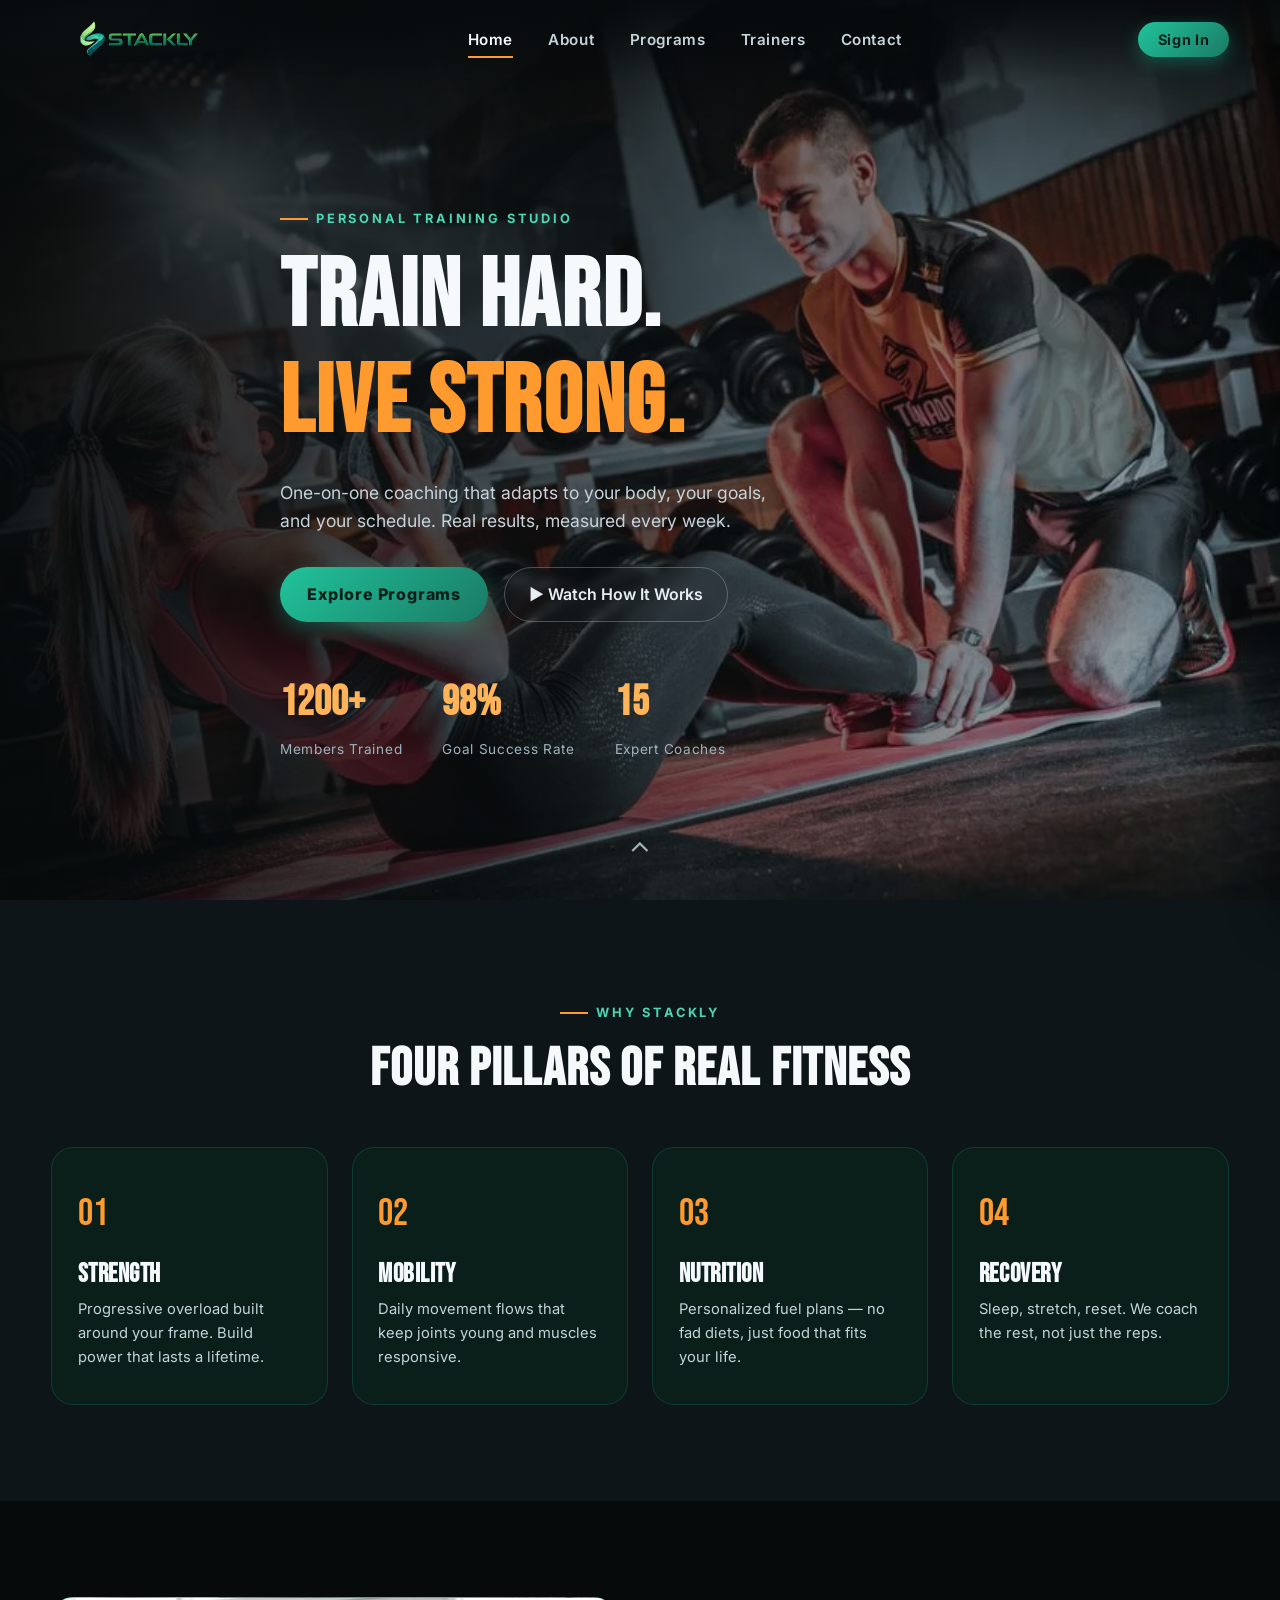
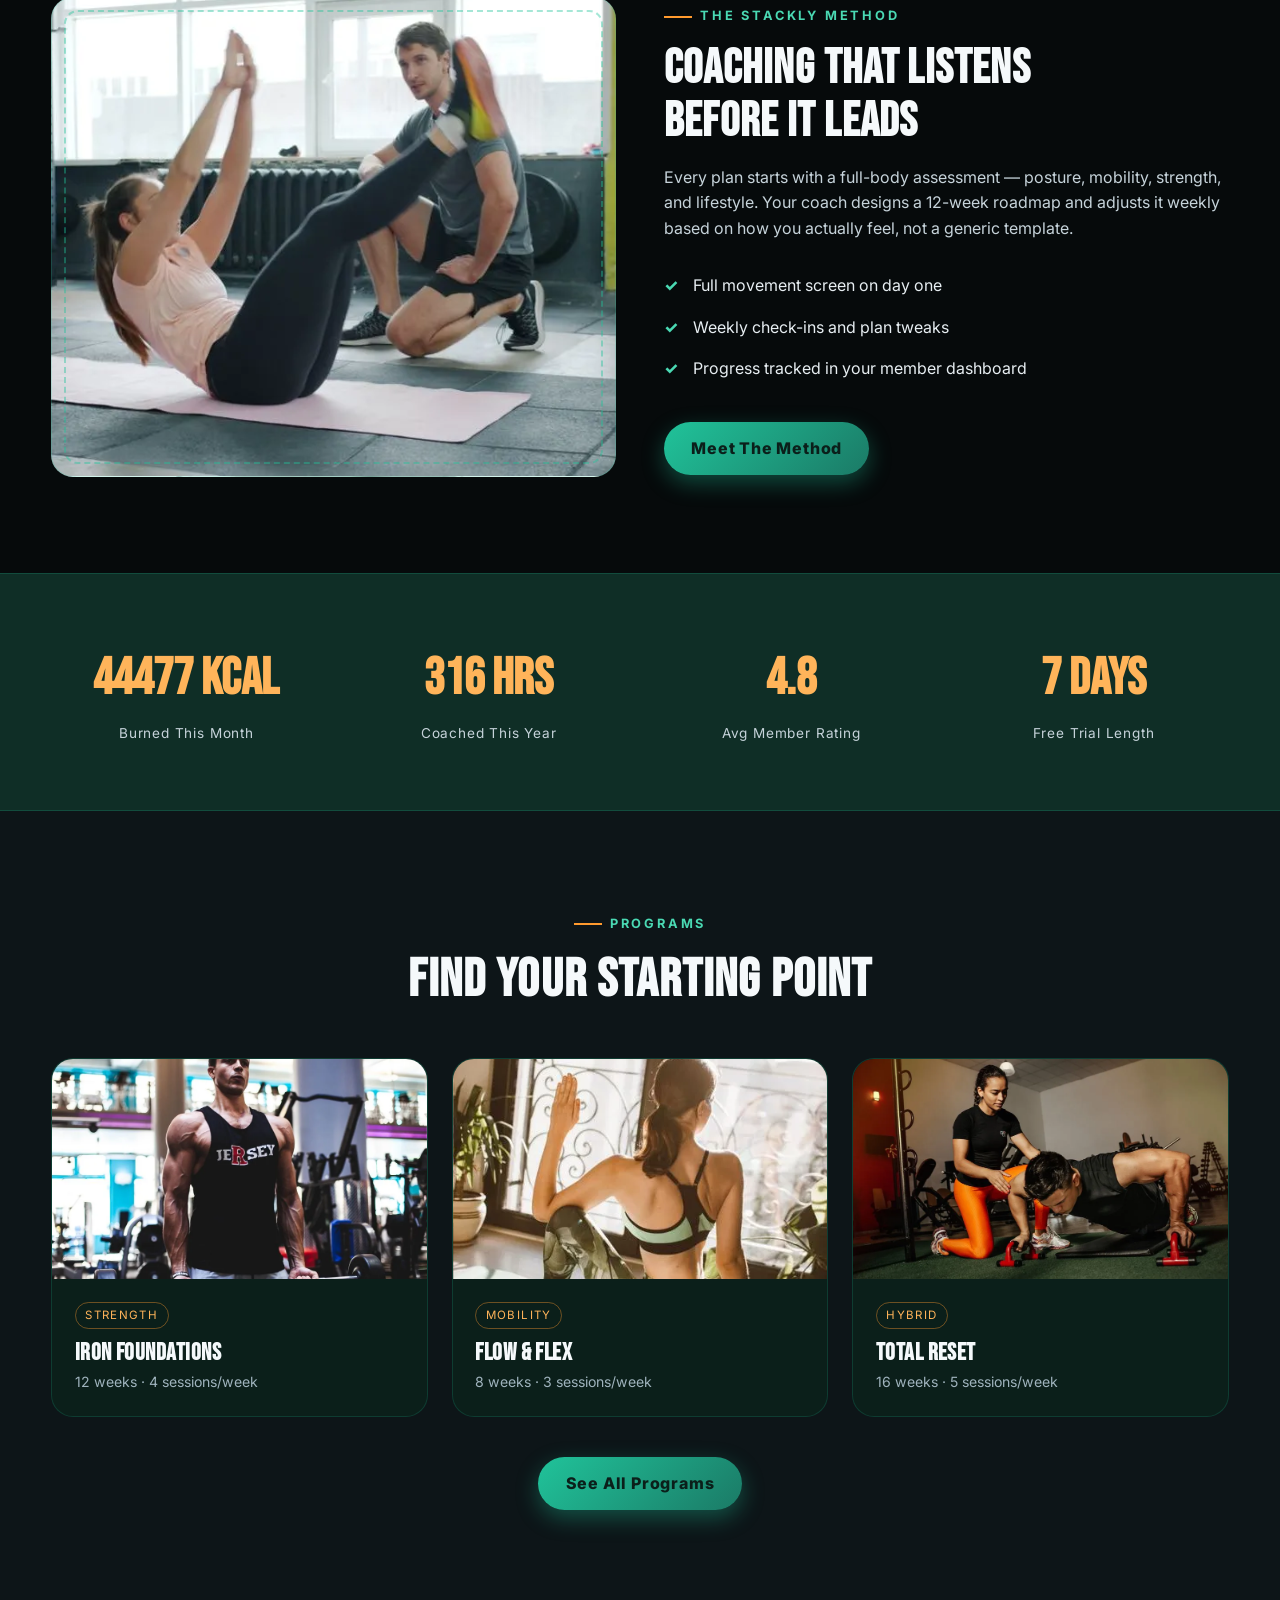
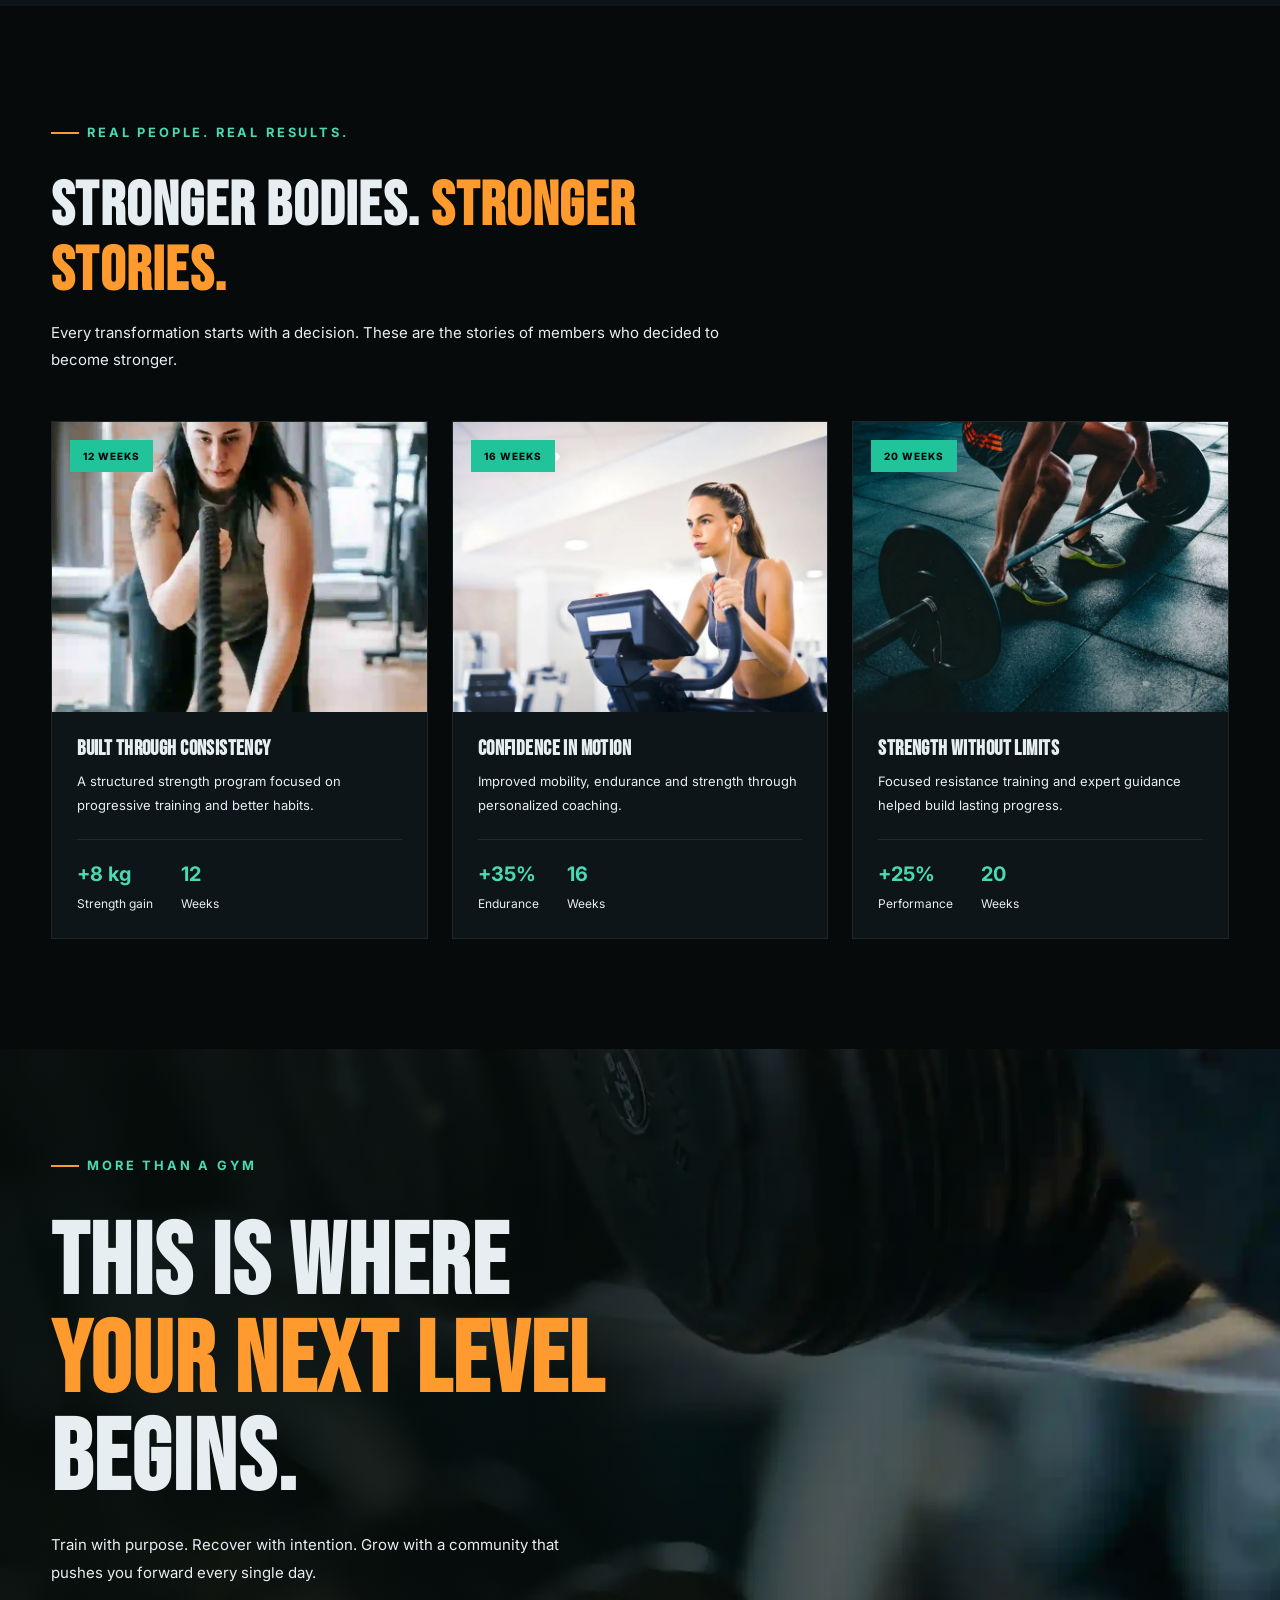
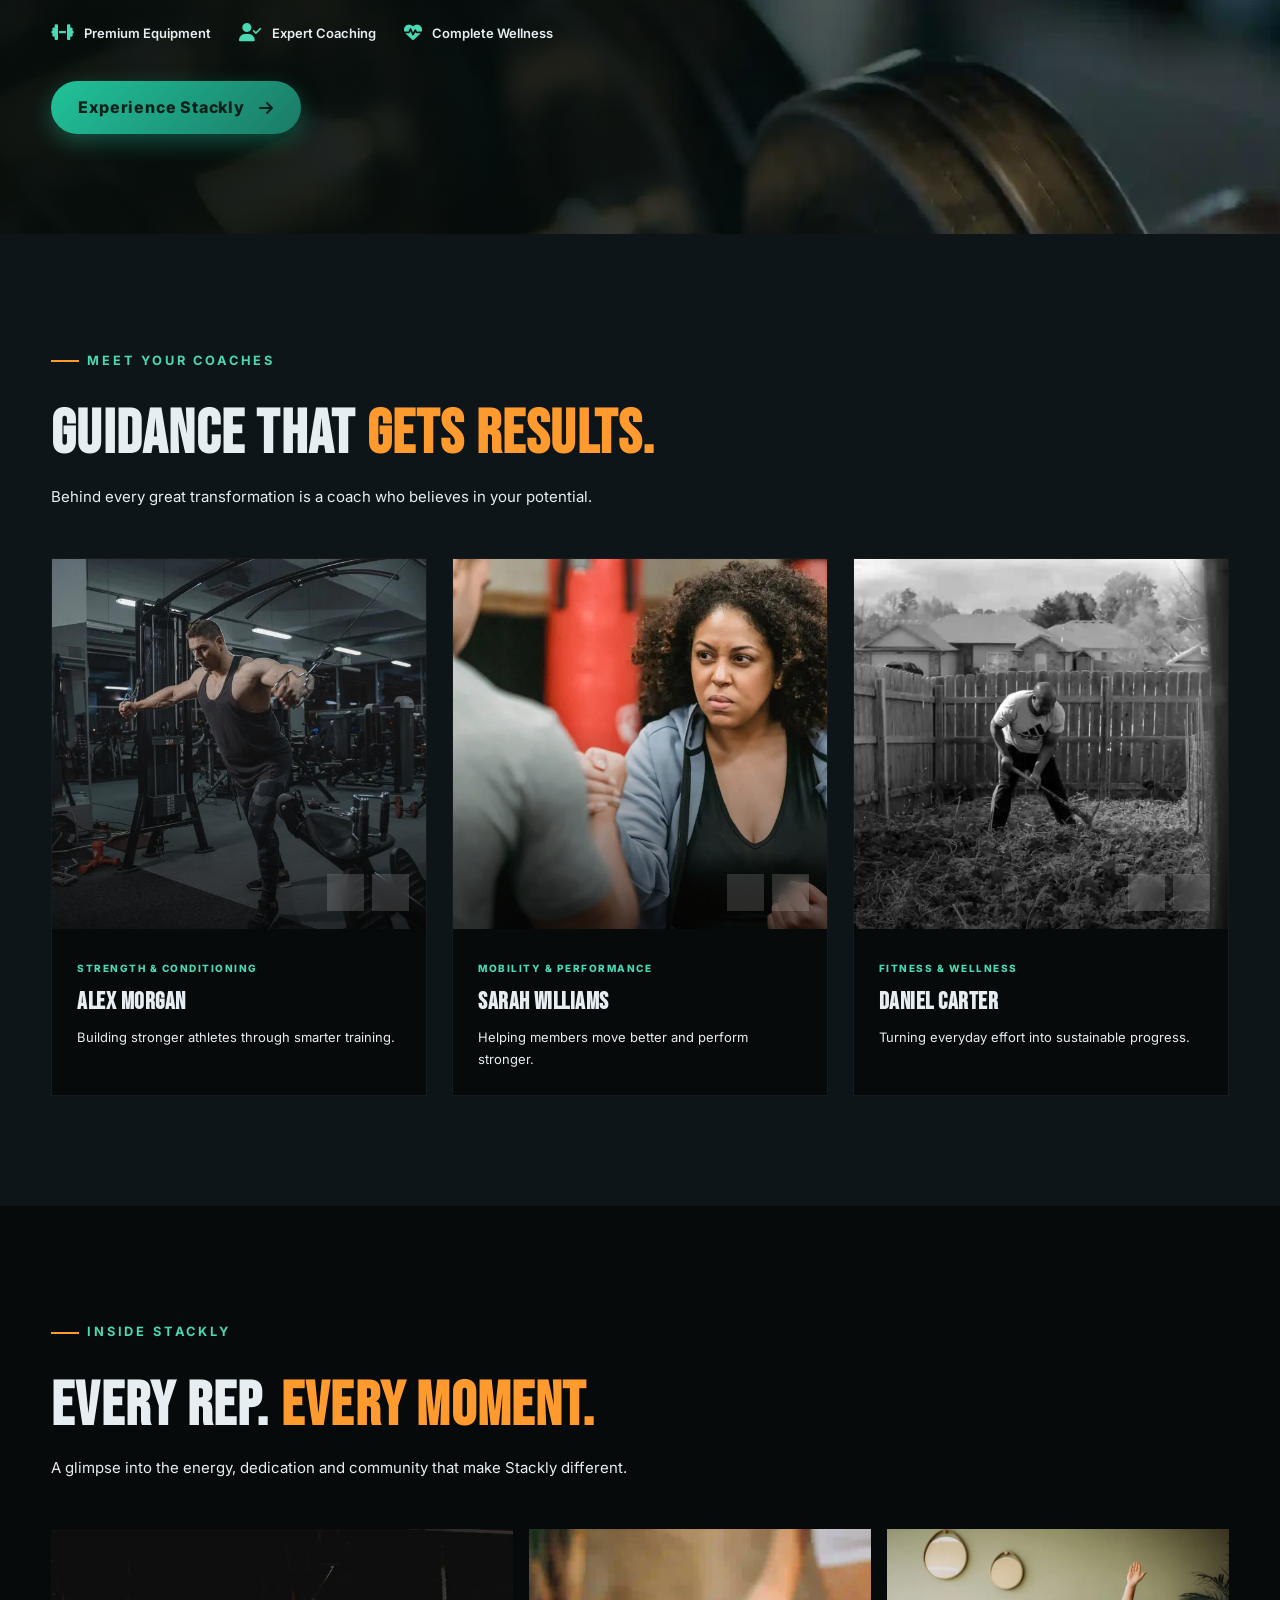
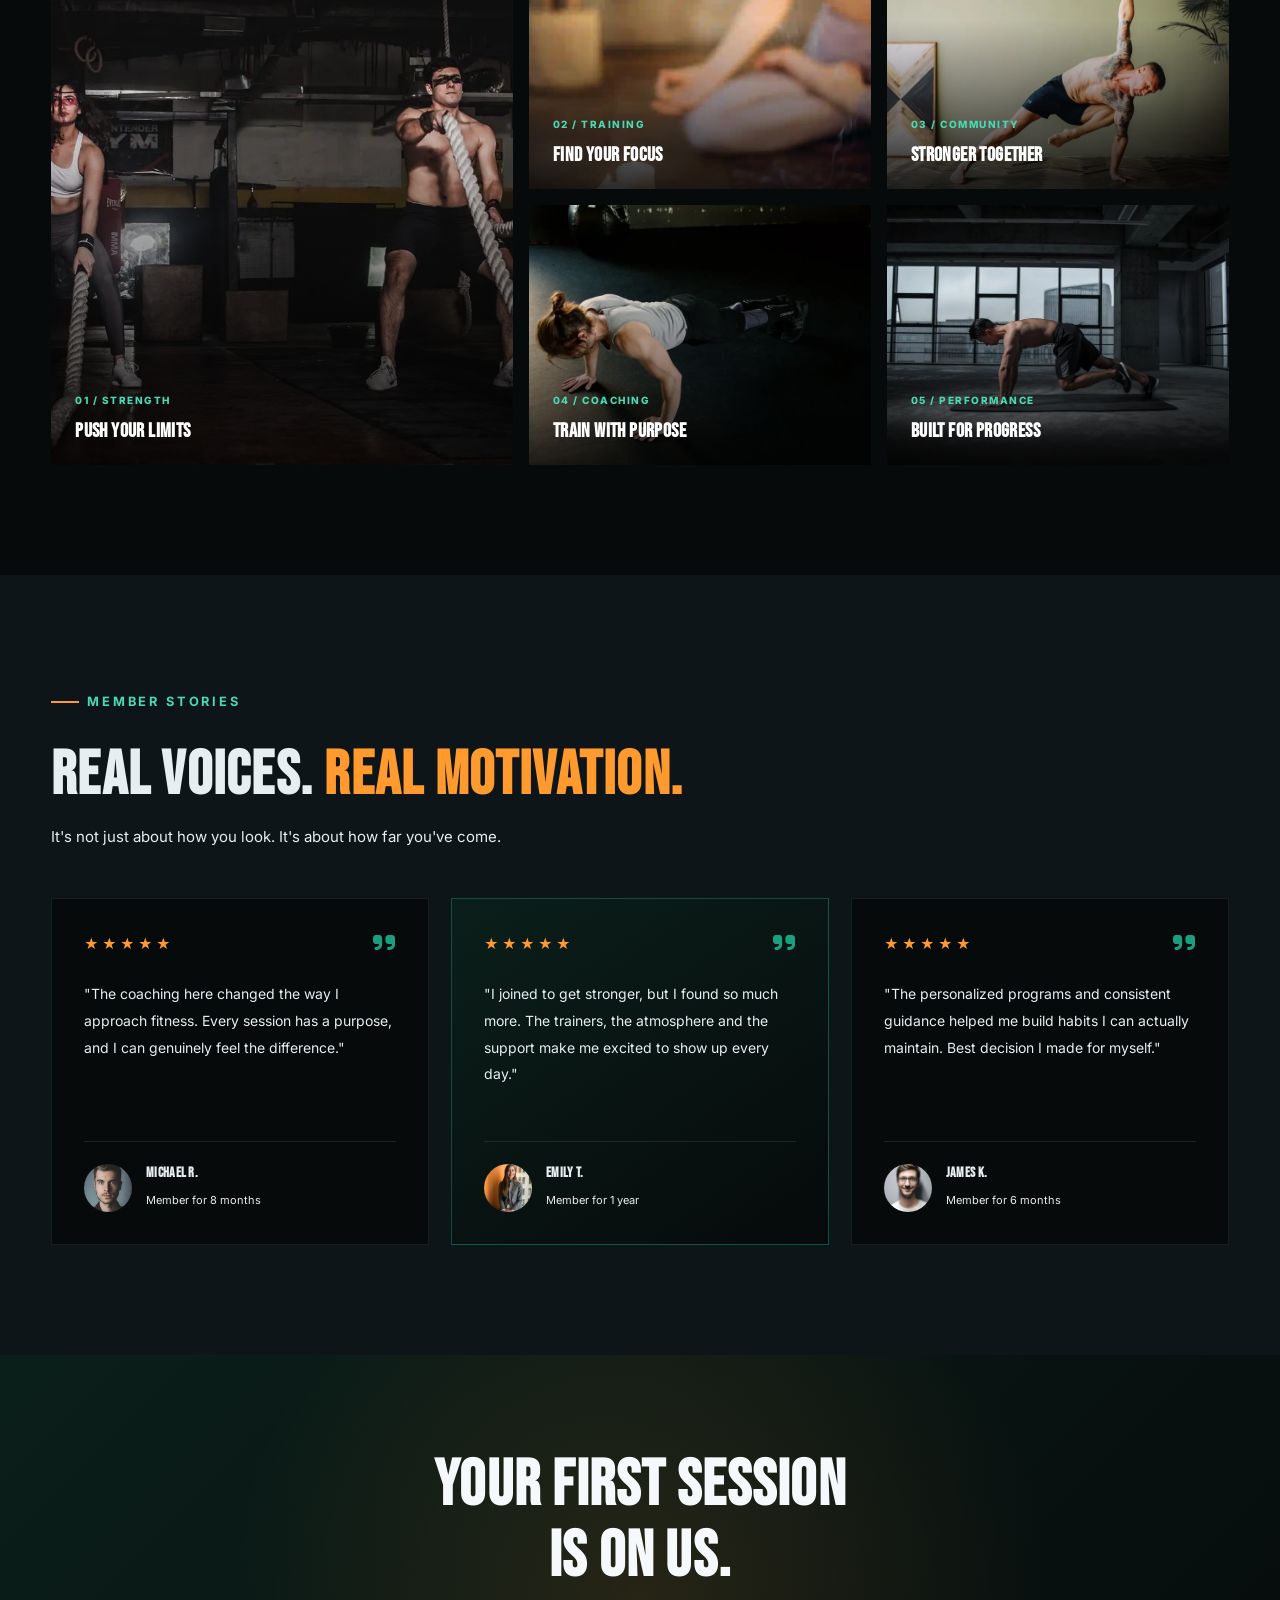
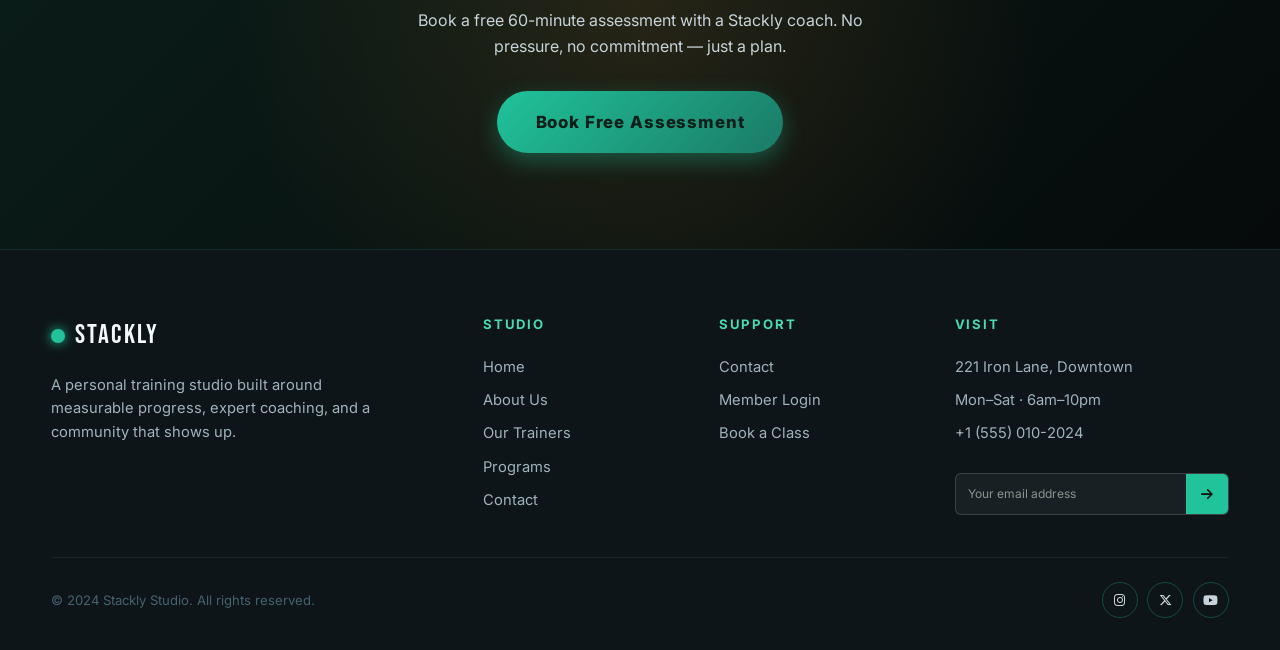
<file: index.html>
<!DOCTYPE html>
<html lang="en">
<head>
<meta charset="UTF-8" />
<meta name="viewport" content="width=device-width, initial-scale=1.0" />
<title>Stackly — Train Hard. Live Strong.</title>
<link rel="preconnect" href="https://fonts.googleapis.com">
<link href="https://fonts.googleapis.com/css2?family=Bebas+Neue&family=Inter:wght@400;500;600;700;800&display=swap" rel="stylesheet">
<link rel="stylesheet"
  href="https://cdnjs.cloudflare.com/ajax/libs/font-awesome/6.5.2/css/all.min.css">
<link rel="stylesheet" href="css/theme.css" />
<link rel="stylesheet" href="css/home.css" />

</head>
<body>

<!-- HEADER -->
<header class="site-header">
  <div class="container nav">
    <a href="index.html" class="logo">
      <img src="images/logo.webp" alt="Stackly Logo">
    </a>
    <nav class="nav-links">
      <a href="index.html">Home</a>
      <a href="about.html">About</a>
      <a href="programs.html">Programs</a>
      <a href="trainers.html">Trainers</a>
      <a href="contact.html">Contact</a>
    </nav>
    <button class="nav-cta" data-login>Sign In</button>
    <button class="nav-toggle" aria-label="Open menu">
      <span></span><span></span><span></span>
    </button>
  </div>
</header>

<!-- OFF-CANVAS -->
<aside class="offcanvas">
  <div class="oc-links">
    <a href="index.html" class="active">Home</a>
    <a href="about.html">About</a>
    <a href="programs.html">Programs</a>
    <a href="trainers.html">Trainers</a>
    <a href="contact.html">Contact</a>
  </div>

  <a href="#" class="oc-login" data-login>
    <i class="fa-solid fa-user"></i>
    Sign In
  </a>

  <!-- CONTACT INFORMATION -->
  <div class="oc-contact">
    <h4>Get In Touch</h4>

    <a href="tel:+15550102024">
      <i class="fa-solid fa-phone"></i>
      <span>+1 (555) 010-2024</span>
    </a>

    <a href="mailto:hello@stackly.com">
      <i class="fa-solid fa-envelope"></i>
      <span>hello@stackly.com</span>
    </a>

    <div class="oc-address">
      <i class="fa-solid fa-location-dot"></i>
      <span>221 Iron Lane, Downtown</span>
    </div>

    <div class="oc-hours">
      <i class="fa-regular fa-clock"></i>
      <span>Mon–Sat · 6am–10pm</span>
    </div>
  </div>

  <!-- SOCIAL LINKS -->
  <div class="oc-socials">
    <a href="#" aria-label="Instagram"><i class="fa-brands fa-instagram"></i></a>
    <a href="#" aria-label="X"><i class="fa-brands fa-x-twitter"></i></a>
    <a href="#" aria-label="YouTube"><i class="fa-brands fa-youtube"></i></a>
    <a href="#" aria-label="TikTok"><i class="fa-brands fa-tiktok"></i></a>
  </div>
</aside>

<div class="overlay"></div>

<!-- LOGIN / SIGNUP MODAL -->
<div class="login-modal" id="loginModal" role="dialog" aria-modal="true"
     aria-labelledby="authTitle">

  <div class="login-card">

    <button class="login-close" type="button" aria-label="Close login">
      &times;
    </button>

    <!-- LOGIN VIEW -->
    <div class="auth-view" id="loginView">

      <h3 id="authTitle">Welcome Back<span class="accent">.</span></h3>
      <p class="sub">Choose your account and get back to training.</p>

      <div class="role-selector" aria-label="Choose account type">

        <button type="button" class="role-option active"
                data-role="member" aria-pressed="true">
          <span class="icon">🏋️</span>
          <span class="label">Member</span>
        </button>

        <button type="button" class="role-option"
                data-role="trainer" aria-pressed="false">
          <span class="icon">💪</span>
          <span class="label">Trainer</span>
        </button>

      </div>

      <form id="loginForm" novalidate>

        <div class="field">
          <label for="loginEmail" id="loginEmailLabel">Member Email</label>
          <input type="email" id="loginEmail"
                 placeholder="Enter your email" autocomplete="email" required>
        </div>

        <div class="field">
          <label for="loginPassword">Password</label>

          <div class="password-wrap">
            <input type="password" id="loginPassword"
                   placeholder="Enter your password"
                   autocomplete="current-password" required>

            <button type="button" class="password-toggle"
                    data-toggle-password="loginPassword"
                    aria-label="Show password">
              <i class="fa-regular fa-eye"></i>
            </button>
          </div>
        </div>

        <div class="auth-options">

          <label class="remember-option">
            <input type="checkbox" id="remember">
            <span>Remember me</span>
          </label>

          <a href="#" class="forgot-password" id="forgotPassword">
            Forgot Password?
          </a>

        </div>

        <p class="auth-message" id="loginMessage"
           role="alert" aria-live="polite"></p>

        <button class="login-submit" id="loginSubmit" type="submit">
          <span id="loginButtonText">Member Login</span>
          <i class="fa-solid fa-arrow-right"></i>
        </button>

      </form>

      <p class="login-alt">
        New to Stackly?
        <a href="#" id="showSignup">Create an account</a>
      </p>

    </div>

    <!-- SIGNUP VIEW -->
    <div class="auth-view" id="signupView" hidden>

      <h3>Create Account<span class="accent">.</span></h3>
      <p class="sub">Start building a stronger version of yourself.</p>

      <form id="signupForm" novalidate>

        <div class="field">
          <label for="signupName">Full Name</label>
          <input type="text" id="signupName"
                 placeholder="Enter your full name"
                 autocomplete="name" required>
        </div>

        <div class="field">
          <label for="signupEmail">Email Address</label>
          <input type="email" id="signupEmail"
                 placeholder="you@example.com"
                 autocomplete="email" required>
        </div>

        <div class="field">
          <label for="signupPassword">Password</label>

          <div class="password-wrap">
            <input type="password" id="signupPassword"
                   placeholder="Create a strong password"
                   autocomplete="new-password" required>

            <button type="button" class="password-toggle"
                    data-toggle-password="signupPassword"
                    aria-label="Show password">
              <i class="fa-regular fa-eye"></i>
            </button>
          </div>
        </div>

        <div class="field">
          <label for="confirmPassword">Confirm Password</label>

          <div class="password-wrap">
            <input type="password" id="confirmPassword"
                   placeholder="Confirm your password"
                   autocomplete="new-password" required>

            <button type="button" class="password-toggle"
                    data-toggle-password="confirmPassword"
                    aria-label="Show password">
              <i class="fa-regular fa-eye"></i>
            </button>
          </div>
        </div>

        <label class="terms-option">
          <input type="checkbox" id="signupTerms">
          <span>
            I agree to the <a href="terms.html">Terms</a> and
            <a href="privacy.html">Privacy Policy</a>.
          </span>
        </label>

        <p class="auth-message" id="signupMessage"
           role="alert" aria-live="polite"></p>

        <button class="login-submit" id="signupSubmit" type="submit">
          <span>Create Account</span>
          <i class="fa-solid fa-arrow-right"></i>
        </button>

      </form>

      <p class="login-alt">
        Already have an account?
        <a href="#" id="showLogin">Back to Login</a>
      </p>

    </div>

  </div>
</div>

<main>
  <!-- 1. HERO -->
  <section class="hero" id="hero">
    <div class="hero-bg" style="background-image:url('images/img1.webp')"></div>
    <div class="hero-overlay"></div>
    <div class="container hero-content">
      <span class="eyebrow reveal">Personal Training Studio</span>
      <h1 class="reveal d1">Train Hard.<br><span class="accent">Live Strong.</span></h1>
      <p class="reveal d2">One-on-one coaching that adapts to your body, your goals, and your schedule. Real results, measured every week.</p>
      <div class="hero-actions reveal d3">
        <a href="error.html" class="btn-primary">Explore Programs</a>
        <a href="error.html" class="btn-ghost">&#9654; Watch How It Works</a>
      </div>
      <div class="hero-stats reveal d4">
        <div><strong data-count="1200" data-suffix="+">0</strong><span>Members Trained</span></div>
        <div><strong data-count="98" data-suffix="%">0</strong><span>Goal Success Rate</span></div>
        <div><strong data-count="15">0</strong><span>Expert Coaches</span></div>
      </div>
    </div>
    <a href="#pillars" class="scroll-cue" aria-label="Scroll down">&#8963;</a>
  </section>

  <!-- 2. PILLARS -->
  <section class="pillars" id="pillars">
    <div class="container">
      <div class="section-head reveal">
        <span class="eyebrow">Why Stackly</span>
        <h2>Four Pillars of Real Fitness</h2>
      </div>
      <div class="pillar-grid">
        <article class="pillar-card reveal">
          <div class="p-icon">01</div>
          <h3>Strength</h3>
          <p>Progressive overload built around your frame. Build power that lasts a lifetime.</p>
        </article>
        <article class="pillar-card reveal d1">
          <div class="p-icon">02</div>
          <h3>Mobility</h3>
          <p>Daily movement flows that keep joints young and muscles responsive.</p>
        </article>
        <article class="pillar-card reveal d2">
          <div class="p-icon">03</div>
          <h3>Nutrition</h3>
          <p>Personalized fuel plans — no fad diets, just food that fits your life.</p>
        </article>
        <article class="pillar-card reveal d3">
          <div class="p-icon">04</div>
          <h3>Recovery</h3>
          <p>Sleep, stretch, reset. We coach the rest, not just the reps.</p>
        </article>
      </div>
    </div>
  </section>

  <!-- 3. SPLIT FEATURE -->
  <section class="split" id="split">
    <div class="container split-grid">
      <div class="split-img reveal" style="background-image:url('images/img2.webp')"></div>
      <div class="split-text reveal d1">
        <span class="eyebrow">The Stackly Method</span>
        <h2>Coaching That Listens<br>Before It Leads</h2>
        <p>Every plan starts with a full-body assessment — posture, mobility, strength, and lifestyle. Your coach designs a 12-week roadmap and adjusts it weekly based on how you actually feel, not a generic template.</p>
        <ul class="check-list">
          <li>Full movement screen on day one</li>
          <li>Weekly check-ins and plan tweaks</li>
          <li>Progress tracked in your member dashboard</li>
        </ul>
        <a href="error.html" class="btn-primary">Meet The Method</a>
      </div>
    </div>
  </section>

  <!-- 4. STATS BAND -->
  <section class="stats-band">
    <div class="container stats-row">
      <div class="stat reveal"><strong data-count="45000" data-suffix=" kcal">0</strong><span>Burned This Month</span></div>
      <div class="stat reveal d1"><strong data-count="320" data-suffix=" hrs">0</strong><span>Coached This Year</span></div>
      <div class="stat reveal d2"><strong data-count="4.9">0</strong><span>Avg Member Rating</span></div>
      <div class="stat reveal d3"><strong data-count="7" data-suffix=" days">0</strong><span>Free Trial Length</span></div>
    </div>
  </section>

  <!-- 5. PROGRAM PREVIEW -->
  <section class="preview" id="preview">
    <div class="container">
      <div class="section-head reveal">
        <span class="eyebrow">Programs</span>
        <h2>Find Your Starting Point</h2>
      </div>
      <div class="preview-grid">
        <article class="preview-card reveal">
          <div class="pc-img" style="background-image:url('images/img3.webp')"></div>
          <div class="pc-body"><span class="tag">Strength</span><h3>Iron Foundations</h3><p>12 weeks · 4 sessions/week</p></div>
        </article>
        <article class="preview-card reveal d1">
          <div class="pc-img" style="background-image:url('images/img4.webp')"></div>
          <div class="pc-body"><span class="tag">Mobility</span><h3>Flow &amp; Flex</h3><p>8 weeks · 3 sessions/week</p></div>
        </article>
        <article class="preview-card reveal d2">
          <div class="pc-img" style="background-image:url('images/img5.webp')"></div>
          <div class="pc-body"><span class="tag">Hybrid</span><h3>Total Reset</h3><p>16 weeks · 5 sessions/week</p></div>
        </article>
      </div>
      <div class="reveal d3" style="text-align:center;margin-top:2.5rem">
        <a href="error.html" class="btn-primary">See All Programs</a>
      </div>
    </div>
  </section>

<!-- Real Transformations -->
<section class="transformations">
  <div class="container">

    <div class="section-heading reveal">
      <span class="eyebrow">REAL PEOPLE. REAL RESULTS.</span>
      <h2>Stronger Bodies. <span class="accent">Stronger Stories.</span></h2>
      <p>Every transformation starts with a decision. These are the stories of members who decided to become stronger.</p>
    </div>

    <div class="transform-grid">

      <div class="transform-card reveal">
        <div class="transform-img">
          <img src="images/img6.webp" alt="Fitness transformation">
          <span class="transform-tag">12 WEEKS</span>
        </div>
        <div class="transform-content">
          <h3>Built Through Consistency</h3>
          <p>A structured strength program focused on progressive training and better habits.</p>
          <div class="transform-meta">
            <span><strong>+8 kg</strong> Strength gain</span>
            <span><strong>12</strong> Weeks</span>
          </div>
        </div>
      </div>

      <div class="transform-card reveal d1">
        <div class="transform-img">
          <img src="images/img7.webp" alt="Woman training">
          <span class="transform-tag">16 WEEKS</span>
        </div>
        <div class="transform-content">
          <h3>Confidence in Motion</h3>
          <p>Improved mobility, endurance and strength through personalized coaching.</p>
          <div class="transform-meta">
            <span><strong>+35%</strong> Endurance</span>
            <span><strong>16</strong> Weeks</span>
          </div>
        </div>
      </div>

      <div class="transform-card reveal d2">
        <div class="transform-img">
          <img src="images/img8.webp" alt="Man lifting weights">
          <span class="transform-tag">20 WEEKS</span>
        </div>
        <div class="transform-content">
          <h3>Strength Without Limits</h3>
          <p>Focused resistance training and expert guidance helped build lasting progress.</p>
          <div class="transform-meta">
            <span><strong>+25%</strong> Performance</span>
            <span><strong>20</strong> Weeks</span>
          </div>
        </div>
      </div>

    </div>
  </div>
</section>


<!-- Stackly Experience -->
<section class="experience">
  <div class="experience-bg"></div>
  <div class="experience-overlay"></div>

  <div class="container experience-content reveal">
    <span class="eyebrow">MORE THAN A GYM</span>
    <h2>THIS IS WHERE<br><span class="accent">YOUR NEXT LEVEL</span><br>BEGINS.</h2>
    <p>Train with purpose. Recover with intention. Grow with a community that pushes you forward every single day.</p>

    <div class="experience-features">
      <div>
        <i class="fa-solid fa-dumbbell"></i>
        <span>Premium Equipment</span>
      </div>
      <div>
        <i class="fa-solid fa-user-check"></i>
        <span>Expert Coaching</span>
      </div>
      <div>
        <i class="fa-solid fa-heart-pulse"></i>
        <span>Complete Wellness</span>
      </div>
    </div>

    <a href="error.html" class="btn-primary">Experience Stackly <i class="fa-solid fa-arrow-right"></i></a>
  </div>
</section>


<!-- Expert Coaching Team -->
<section class="coaches">
  <div class="container">

    <div class="section-heading reveal">
      <span class="eyebrow">MEET YOUR COACHES</span>
      <h2>Guidance That <span class="accent">Gets Results.</span></h2>
      <p>Behind every great transformation is a coach who believes in your potential.</p>
    </div>

    <div class="coach-grid">

      <div class="coach-card reveal">
        <div class="coach-img">
          <img src="images/img9.webp" alt="Strength coach">
          <div class="coach-social">
            <a href="error.html" aria-label="Instagram"><i class="fa-brands fa-instagram"></i></a>
            <a href="error.html" aria-label="LinkedIn"><i class="fa-brands fa-linkedin-in"></i></a>
          </div>
        </div>
        <div class="coach-info">
          <span>STRENGTH & CONDITIONING</span>
          <h3>Alex Morgan</h3>
          <p>Building stronger athletes through smarter training.</p>
        </div>
      </div>

      <div class="coach-card reveal d1">
        <div class="coach-img">
          <img src="images/img10.webp" alt="Fitness coach">
          <div class="coach-social">
            <a href="error.html" aria-label="Instagram"><i class="fa-brands fa-instagram"></i></a>
            <a href="error.html" aria-label="LinkedIn"><i class="fa-brands fa-linkedin-in"></i></a>
          </div>
        </div>
        <div class="coach-info">
          <span>MOBILITY & PERFORMANCE</span>
          <h3>Sarah Williams</h3>
          <p>Helping members move better and perform stronger.</p>
        </div>
      </div>

      <div class="coach-card reveal d2">
        <div class="coach-img">
          <img src="images/img11.webp" alt="Personal trainer">
          <div class="coach-social">
            <a href="error.html" aria-label="Instagram"><i class="fa-brands fa-instagram"></i></a>
            <a href="error.html" aria-label="LinkedIn"><i class="fa-brands fa-linkedin-in"></i></a>
          </div>
        </div>
        <div class="coach-info">
          <span>FITNESS & WELLNESS</span>
          <h3>Daniel Carter</h3>
          <p>Turning everyday effort into sustainable progress.</p>
        </div>
      </div>

    </div>
  </div>
</section>


<!-- Training Gallery -->
<section class="training-gallery">
  <div class="container">

    <div class="section-heading reveal">
      <span class="eyebrow">INSIDE Stackly</span>
      <h2>Every Rep. <span class="accent">Every Moment.</span></h2>
      <p>A glimpse into the energy, dedication and community that make Stackly different.</p>
    </div>

    <div class="gallery-grid">
      <div class="gallery-item gallery-large reveal">
        <img src="images/img12.webp" alt="Gym workout">
        <div class="gallery-caption">
          <span>01 / STRENGTH</span>
          <h3>Push Your Limits</h3>
        </div>
      </div>

      <div class="gallery-item reveal d1">
        <img src="images/img13.webp" alt="Fitness training">
        <div class="gallery-caption">
          <span>02 / TRAINING</span>
          <h3>Find Your Focus</h3>
        </div>
      </div>

      <div class="gallery-item reveal d2">
        <img src="images/img14.webp" alt="Fitness class">
        <div class="gallery-caption">
          <span>03 / COMMUNITY</span>
          <h3>Stronger Together</h3>
        </div>
      </div>

      <div class="gallery-item reveal d1">
        <img src="images/img15.webp" alt="Personal training">
        <div class="gallery-caption">
          <span>04 / COACHING</span>
          <h3>Train With Purpose</h3>
        </div>
      </div>

      <div class="gallery-item reveal d2">
        <img src="images/img16.webp" alt="Gym equipment">
        <div class="gallery-caption">
          <span>05 / PERFORMANCE</span>
          <h3>Built For Progress</h3>
        </div>
      </div>
    </div>

  </div>
</section>


<!-- Member Stories -->
<section class="member-stories">
  <div class="container">

    <div class="section-heading reveal">
      <span class="eyebrow">MEMBER STORIES</span>
      <h2>Real Voices. <span class="accent">Real Motivation.</span></h2>
      <p>It's not just about how you look. It's about how far you've come.</p>
    </div>

    <div class="story-grid">

      <div class="story-card reveal">
        <div class="story-top">
          <div class="story-stars">★★★★★</div>
          <i class="fa-solid fa-quote-right"></i>
        </div>
        <p class="story-quote">"The coaching here changed the way I approach fitness. Every session has a purpose, and I can genuinely feel the difference."</p>
        <div class="story-user">
          <img src="images/trainer1.webp" alt="Member portrait">
          <div>
            <h4>Michael R.</h4>
            <span>Member for 8 months</span>
          </div>
        </div>
      </div>

      <div class="story-card story-featured reveal d1">
        <div class="story-top">
          <div class="story-stars">★★★★★</div>
          <i class="fa-solid fa-quote-right"></i>
        </div>
        <p class="story-quote">"I joined to get stronger, but I found so much more. The trainers, the atmosphere and the support make me excited to show up every day."</p>
        <div class="story-user">
          <img src="images/person1.webp" alt="Member portrait">
          <div>
            <h4>Emily T.</h4>
            <span>Member for 1 year</span>
          </div>
        </div>
      </div>

      <div class="story-card reveal d2">
        <div class="story-top">
          <div class="story-stars">★★★★★</div>
          <i class="fa-solid fa-quote-right"></i>
        </div>
        <p class="story-quote">"The personalized programs and consistent guidance helped me build habits I can actually maintain. Best decision I made for myself."</p>
        <div class="story-user">
          <img src="images/member2.webp" alt="Member portrait">
          <div>
            <h4>James K.</h4>
            <span>Member for 6 months</span>
          </div>
        </div>
      </div>

    </div>
  </div>
</section>

  <!-- 6. CTA -->
  <section class="cta-final">
    <div class="container cta-inner reveal">
      <h2>Your First Session<br>Is On Us.</h2>
      <p>Book a free 60-minute assessment with a Stackly coach. No pressure, no commitment — just a plan.</p>
      <a href="error.html" class="btn-primary big">Book Free Assessment</a>
    </div>
  </section>
</main>

<!-- FOOTER -->
<footer class="site-footer">
  <div class="container">
    <div class="footer-grid">
      <div class="footer-brand">
        <a href="index.html" class="logo"><span class="pulse-dot"></span>Stackly</a>
        <p>A personal training studio built around measurable progress, expert coaching, and a community that shows up.</p>
      </div>
      <div class="footer-col">
        <h5>Studio</h5>
        <a href="error.html">Home</a>
        <a href="error.html">About Us</a>
        <a href="error.html">Our Trainers</a>
        <a href="error.html">Programs</a>
        <a href="error.html">Contact</a>
      </div>
      <div class="footer-col">
        <h5>Support</h5>
        <a href="error.html">Contact</a>
        <a href="error.html" data-login>Member Login</a>
        <a href="error.html">Book a Class</a>
      </div>

      <div class="footer-col">
        <h5>Visit</h5>
        <li>221 Iron Lane, Downtown</li>
        <li>Mon–Sat · 6am–10pm</li>
        <li>+1 (555) 010-2024</li>

        <!-- NEWSLETTER -->
        <div class="footer-newsletter">
          <!-- <h5>Stay Updated</h5>
          <p>Get fitness tips and exclusive updates.</p> -->
      
          <form class="newsletter-form">
            <input
              type="email"
              placeholder="Your email address"
              aria-label="Your email address"
              required
            >
            <button type="submit" aria-label="Subscribe">
              <i class="fa-solid fa-arrow-right"></i>
            </button>
          </form>
        </div>
      </div>

    </div>
    <div class="footer-bottom">
      <span>&copy; 2024 Stackly Studio. All rights reserved.</span>
      <div class="socials">
        <a href="#" aria-label="Instagram">
          <i class="fa-brands fa-instagram"></i>
        </a>

        <a href="#" aria-label="X">
          <i class="fa-brands fa-x-twitter"></i>
        </a>
      
        <a href="#" aria-label="YouTube">
          <i class="fa-brands fa-youtube"></i>
        </a>
      </div>
    </div>
  </div>
</footer>

<script src="js/theme.js"></script>
<script src="js/home.js"></script>
<script src="js/auth.js"></script>
</body>
</html>
</file>
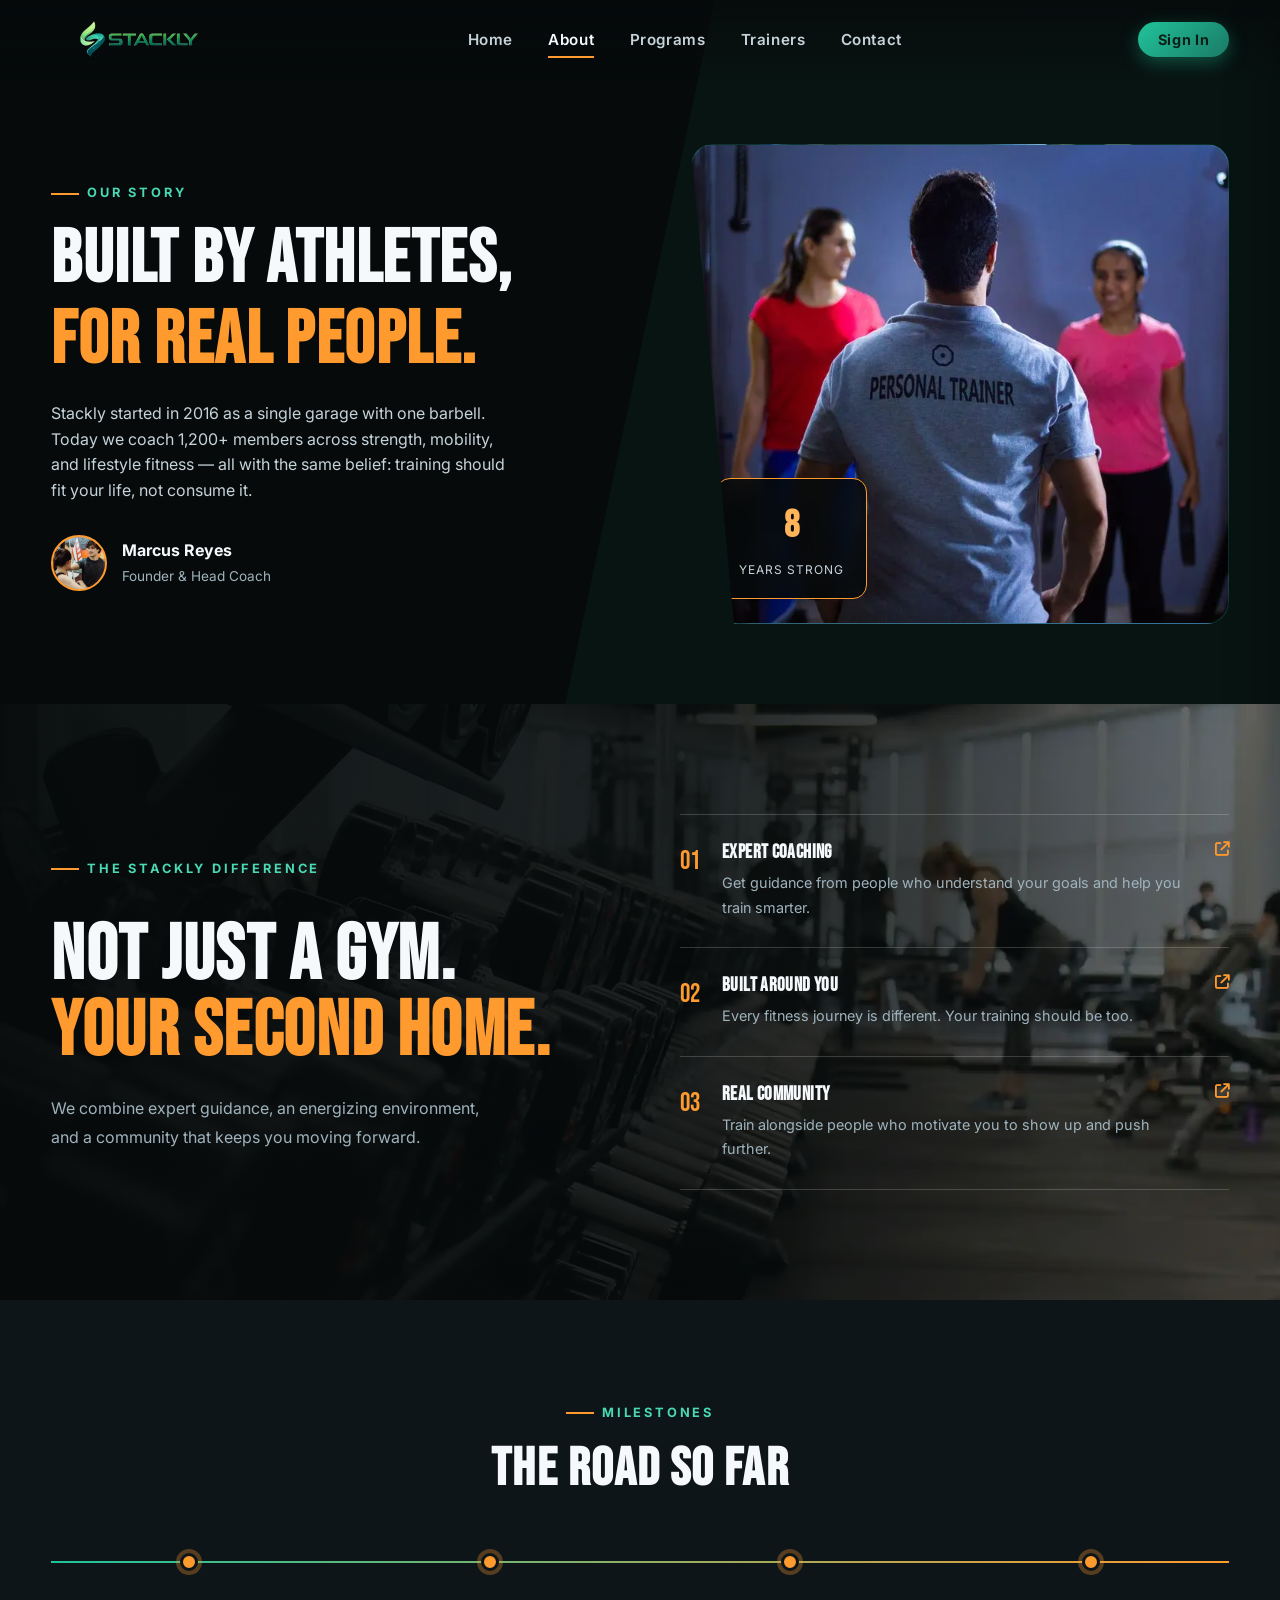
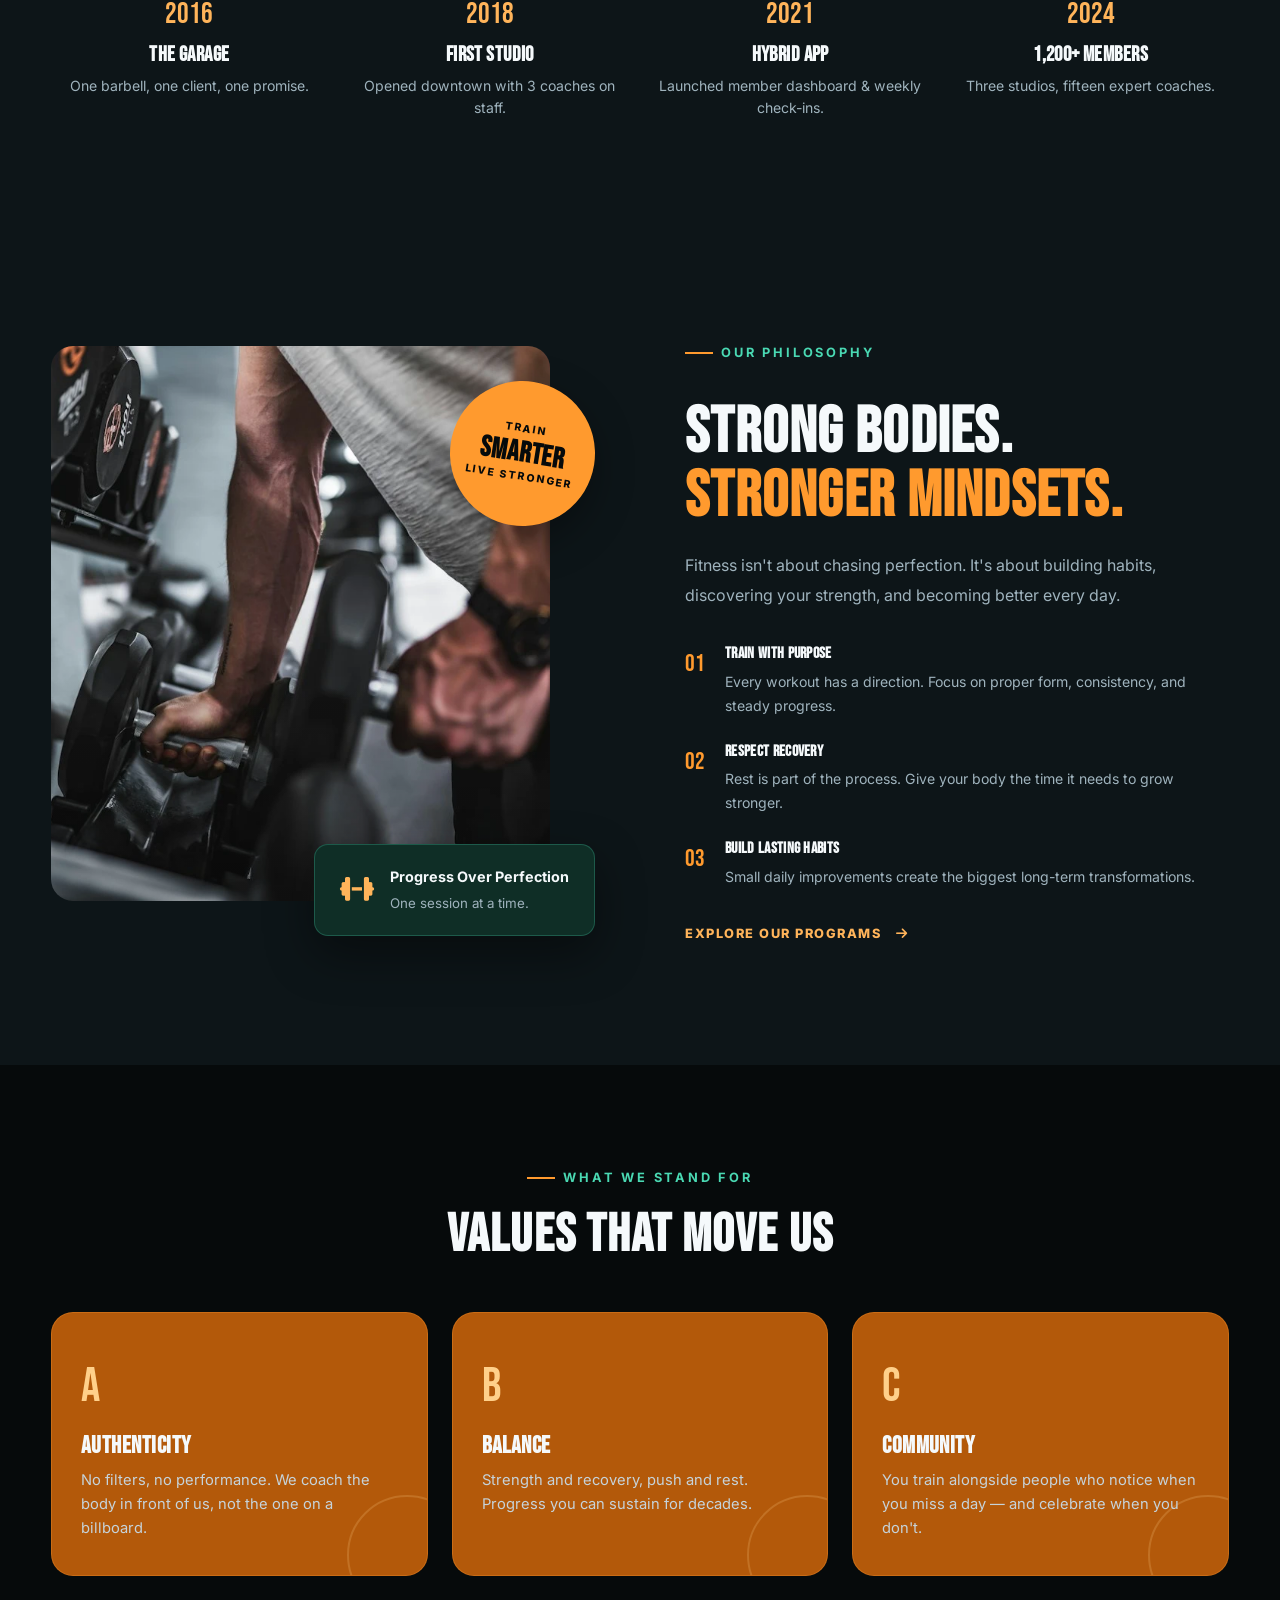
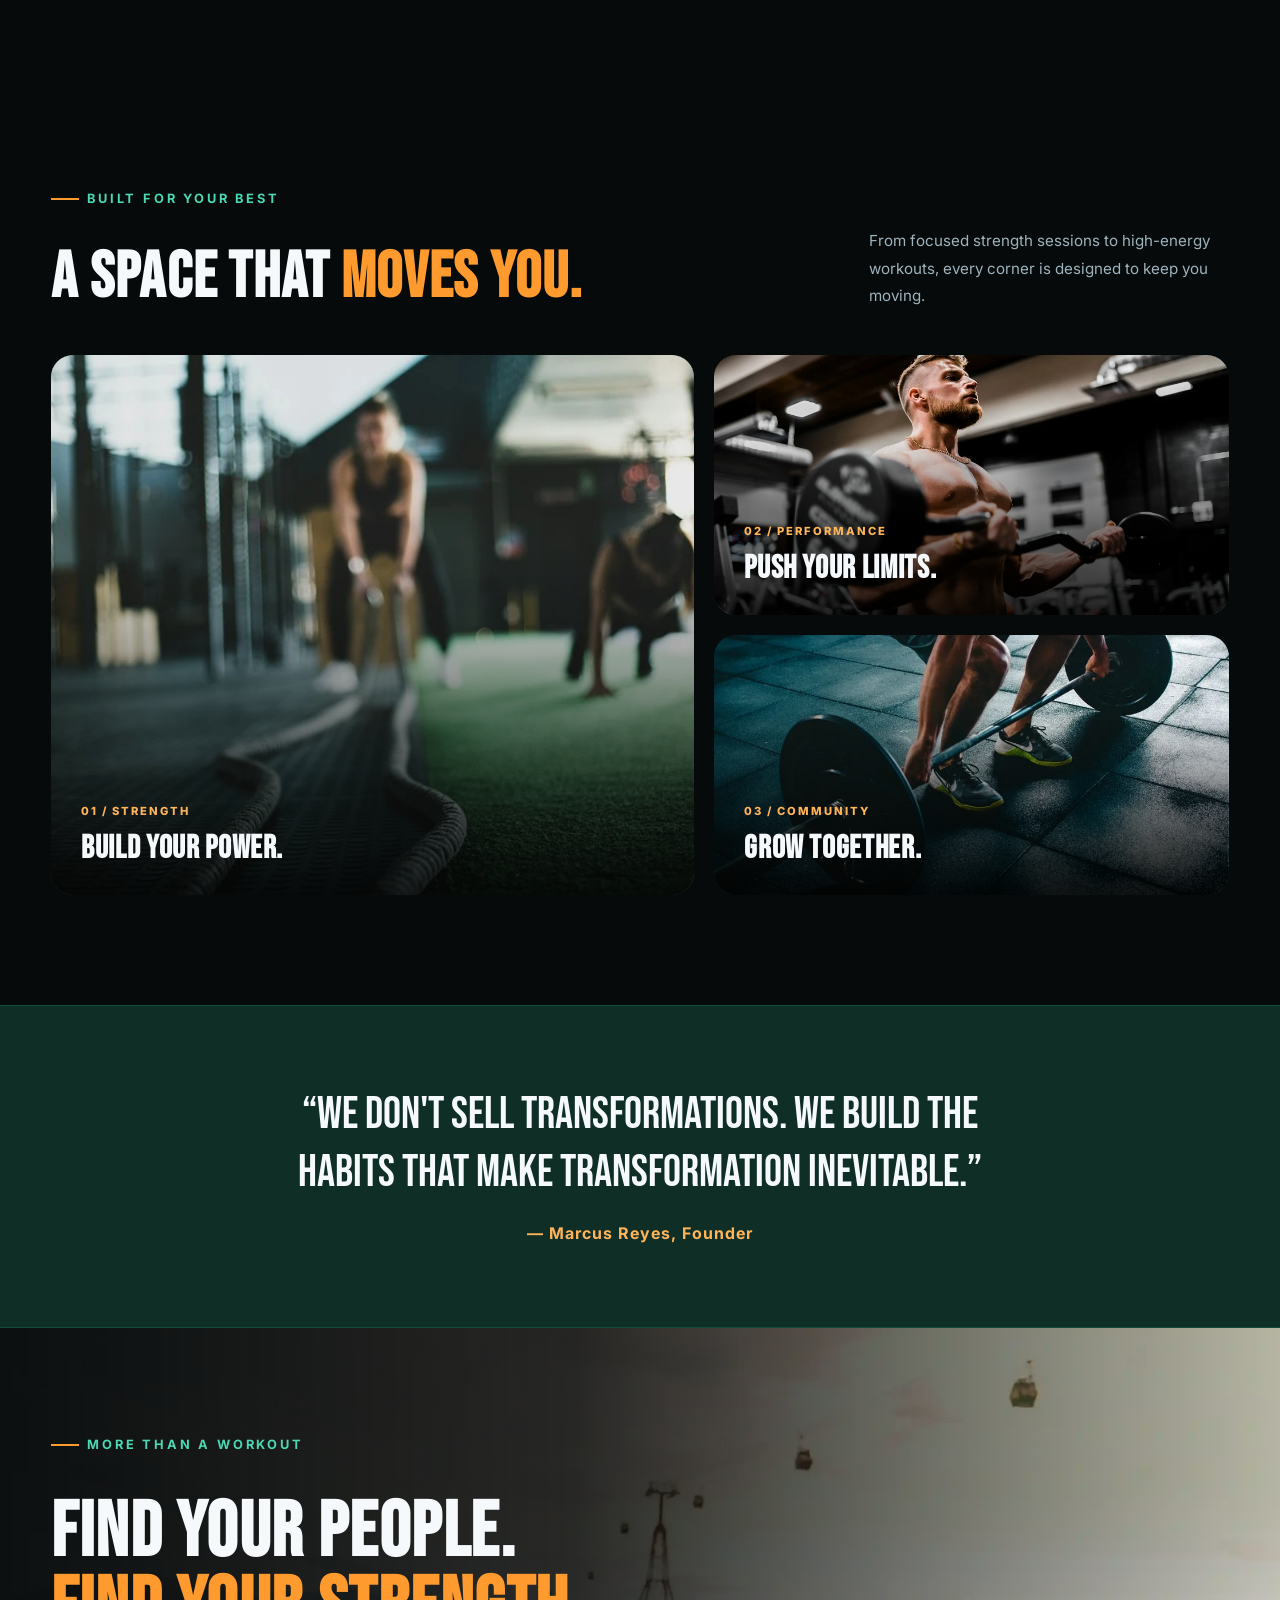
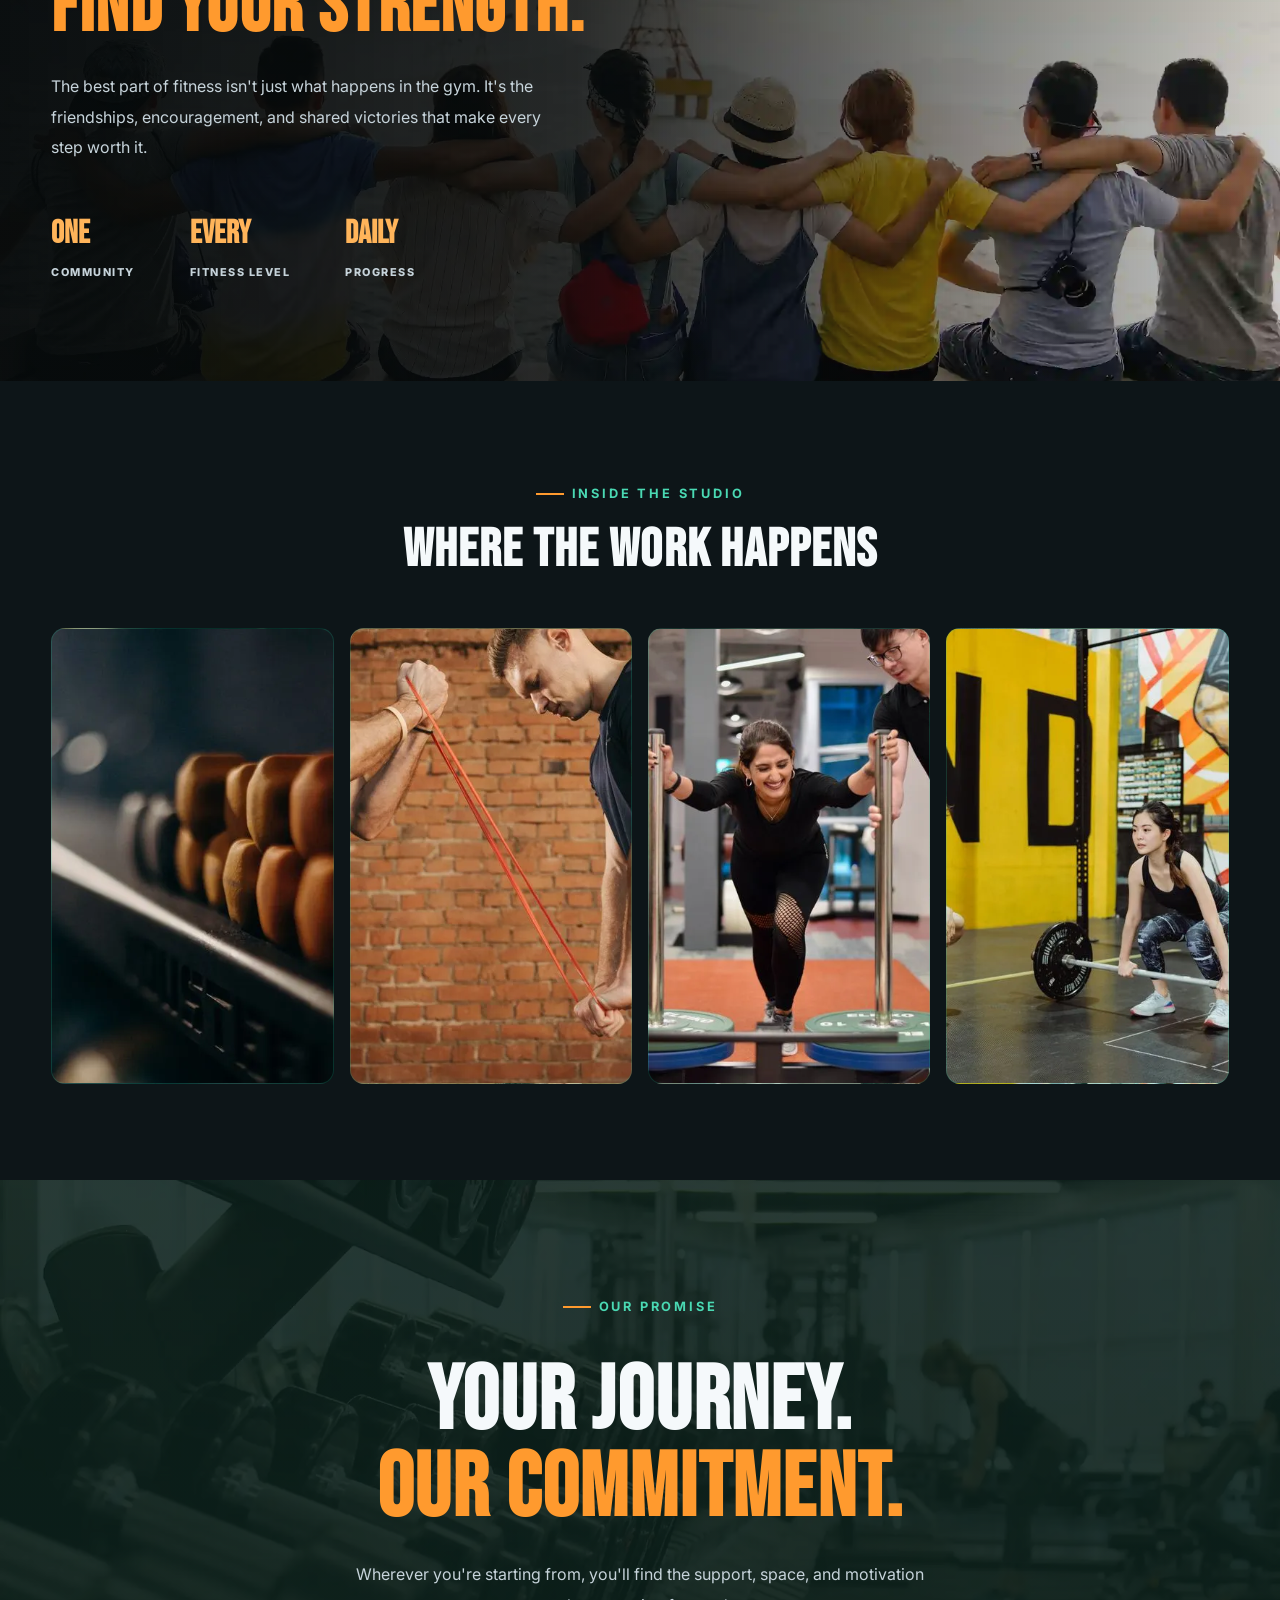
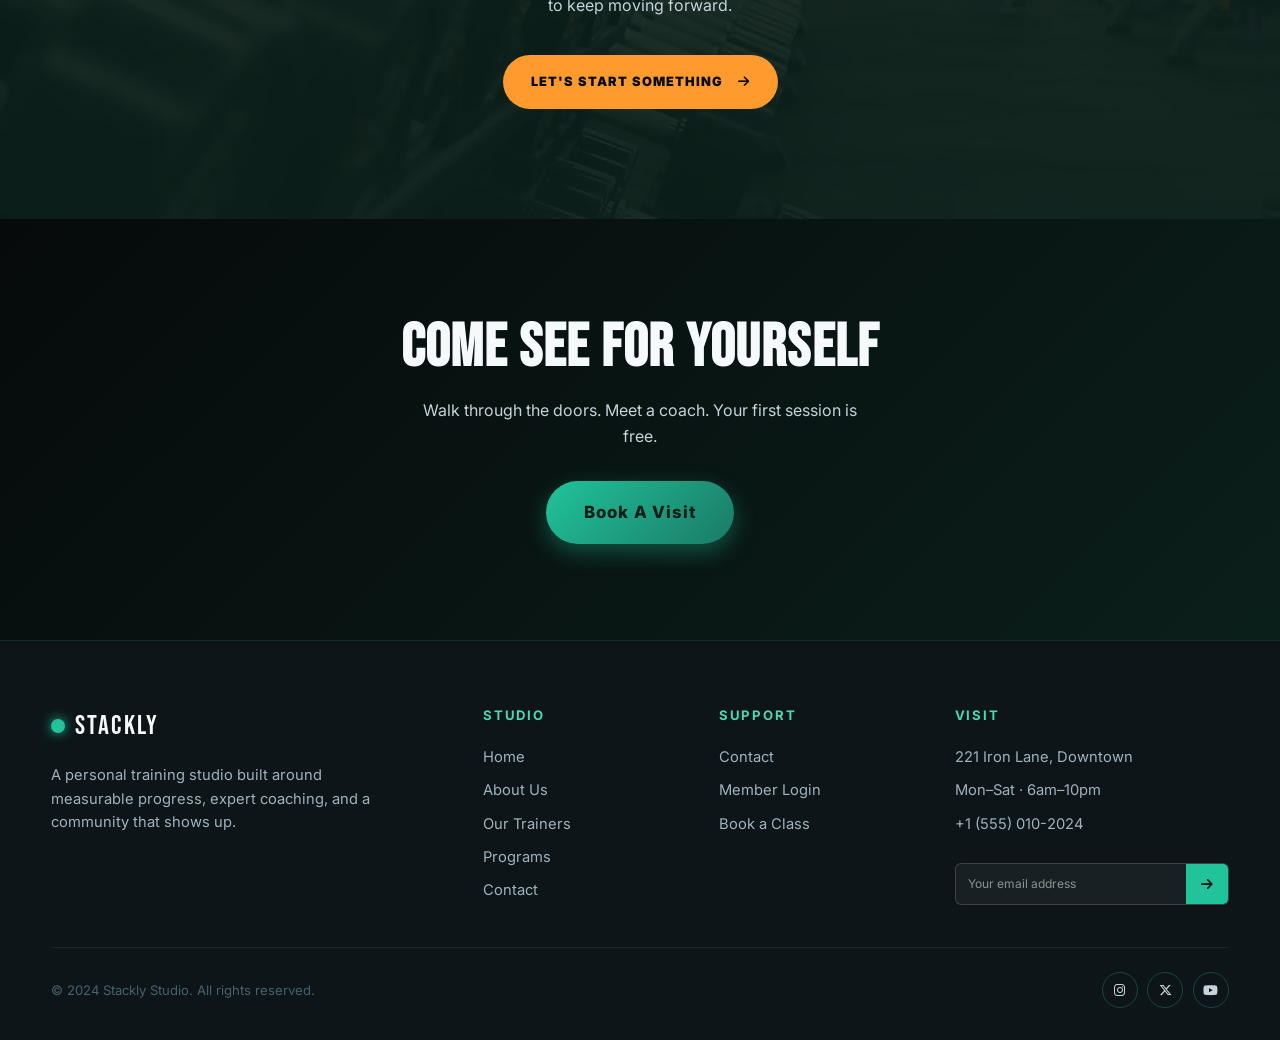
<file: about.html>
<!doctype html>
<html lang="en">
  <head>
    <meta charset="UTF-8" />
    <meta name="viewport" content="width=device-width, initial-scale=1.0" />
    <title>About — Stackly</title>
    <link rel="preconnect" href="https://fonts.googleapis.com" />
    <link
      href="https://fonts.googleapis.com/css2?family=Bebas+Neue&family=Inter:wght@400;500;600;700;800&display=swap"
      rel="stylesheet"
    />
    <link rel="stylesheet"
      href="https://cdnjs.cloudflare.com/ajax/libs/font-awesome/6.5.2/css/all.min.css">
    <link rel="stylesheet" href="css/theme.css" />
    <link rel="stylesheet" href="css/about.css" />
  </head>
  <body>
    <header class="site-header">
      <div class="container nav">
        <a href="index.html" class="logo">
          <img src="images/logo.webp" alt="Stackly Logo">
        </a>
        <nav class="nav-links">
          <a href="index.html">Home</a>
          <a href="about.html">About</a>
          <a href="programs.html">Programs</a>
          <a href="trainers.html">Trainers</a>
          <a href="contact.html">Contact</a>
        </nav>
        <button class="nav-cta" data-login>Sign In</button>
        <button class="nav-toggle" aria-label="Open menu">
          <span></span><span></span><span></span>
        </button>
      </div>
    </header>

<!-- OFF-CANVAS -->
<aside class="offcanvas">
  <div class="oc-links">
    <a href="index.html" class="active">Home</a>
    <a href="about.html">About</a>
    <a href="programs.html">Programs</a>
    <a href="trainers.html">Trainers</a>
    <a href="contact.html">Contact</a>
  </div>

  <a href="#" class="oc-login" data-login>
    <i class="fa-solid fa-user"></i>
    Sign In
  </a>

  <!-- CONTACT INFORMATION -->
  <div class="oc-contact">
    <h4>Get In Touch</h4>

    <a href="tel:+15550102024">
      <i class="fa-solid fa-phone"></i>
      <span>+1 (555) 010-2024</span>
    </a>

    <a href="mailto:hello@stackly.com">
      <i class="fa-solid fa-envelope"></i>
      <span>hello@stackly.com</span>
    </a>

    <div class="oc-address">
      <i class="fa-solid fa-location-dot"></i>
      <span>221 Iron Lane, Downtown</span>
    </div>

    <div class="oc-hours">
      <i class="fa-regular fa-clock"></i>
      <span>Mon–Sat · 6am–10pm</span>
    </div>
  </div>

  <!-- SOCIAL LINKS -->
  <div class="oc-socials">
    <a href="#" aria-label="Instagram"><i class="fa-brands fa-instagram"></i></a>
    <a href="#" aria-label="X"><i class="fa-brands fa-x-twitter"></i></a>
    <a href="#" aria-label="YouTube"><i class="fa-brands fa-youtube"></i></a>
    <a href="#" aria-label="TikTok"><i class="fa-brands fa-tiktok"></i></a>
  </div>
</aside>

    <div class="overlay"></div>

<!-- ========================== Login modal ============================ -->
    <div class="login-modal" role="dialog" aria-modal="true">
      <div class="login-card">
        <button class="login-close" aria-label="Close login">&times;</button>
        <h3>Welcome Back</h3>
        <p class="sub">Choose how you're signing in today.</p>
        <div class="role-selector">
          <div class="role-option active">
            <span class="icon">&#127939;</span><span class="label">Member</span>
          </div>
          <div class="role-option">
            <span class="icon">&#128105;&#8205;&#127901;</span
            ><span class="label">Trainer</span>
          </div>
        </div>
        <form
          onsubmit="
            event.preventDefault();
            alert('Signed in (demo).');
          "
        >
          <div class="field">
            <label>Email</label
            ><input type="email" placeholder="you@Stackly.com" required />
          </div>
          <div class="field">
            <label>Password</label
            ><input type="password" placeholder="••••••••" required />
          </div>
          <button class="login-submit" type="submit">Start Training</button>
        </form>
        <p class="login-alt">
          New here? <a href="#" data-login>Create an account</a>
        </p>
      </div>
    </div>

    <main>
      <!-- 1. STORY HERO -->
      <section class="story-hero">
        <div class="container story-grid">
          <div class="story-text reveal">
            <span class="eyebrow">Our Story</span>
            <h1>
              Built By Athletes,<br /><span class="accent"
                >For Real People.</span
              >
            </h1>
            <p>
              Stackly started in 2016 as a single garage with one barbell. Today
              we coach 1,200+ members across strength, mobility, and lifestyle
              fitness — all with the same belief: training should fit your life,
              not consume it.
            </p>
            <div class="founder">
              <div
                class="f-avatar"
                style="background-image: url('images/img17.webp')"
              ></div>
              <div>
                <strong>Marcus Reyes</strong
                ><span>Founder &amp; Head Coach</span>
              </div>
            </div>
          </div>
          <div
            class="story-img reveal d1"
            style="background-image: url('images/img18.webp')"
          >
            <div class="story-badge">
              <strong data-count="8">0</strong><span>Years Strong</span>
            </div>
          </div>
        </div>
      </section>

      <!-- Stackly Difference -->
      <section class="about-diff">
        <div class="about-diff-bg"></div>

        <div class="container about-diff-inner">
          <div class="about-diff-heading reveal">
            <span class="eyebrow">THE Stackly DIFFERENCE</span>
            <h2>Not Just A Gym.<br /><span>Your Second Home.</span></h2>
            <p>
              We combine expert guidance, an energizing environment, and a
              community that keeps you moving forward.
            </p>
          </div>

          <div class="about-diff-points">
            <div class="about-diff-item reveal d1">
              <span class="about-diff-number">01</span>
              <div>
                <h3>Expert Coaching</h3>
                <p>
                  Get guidance from people who understand your goals and help
                  you train smarter.
                </p>
              </div>
              <i class="fa-solid fa-arrow-up-right-from-square"></i>
            </div>

            <div class="about-diff-item reveal d2">
              <span class="about-diff-number">02</span>
              <div>
                <h3>Built Around You</h3>
                <p>
                  Every fitness journey is different. Your training should be
                  too.
                </p>
              </div>
              <i class="fa-solid fa-arrow-up-right-from-square"></i>
            </div>

            <div class="about-diff-item reveal d3">
              <span class="about-diff-number">03</span>
              <div>
                <h3>Real Community</h3>
                <p>
                  Train alongside people who motivate you to show up and push
                  further.
                </p>
              </div>
              <i class="fa-solid fa-arrow-up-right-from-square"></i>
            </div>
          </div>
        </div>
      </section>

      <!-- 2. TIMELINE -->
      <section class="timeline-sec">
        <div class="container">
          <div class="section-head reveal">
            <span class="eyebrow">Milestones</span>
            <h2>The Road So Far</h2>
          </div>
          <div class="timeline">
            <div class="tl-item reveal">
              <div class="tl-dot"></div>
              <div class="tl-year">2016</div>
              <h3>The Garage</h3>
              <p>One barbell, one client, one promise.</p>
            </div>
            <div class="tl-item reveal d1">
              <div class="tl-dot"></div>
              <div class="tl-year">2018</div>
              <h3>First Studio</h3>
              <p>Opened downtown with 3 coaches on staff.</p>
            </div>
            <div class="tl-item reveal d2">
              <div class="tl-dot"></div>
              <div class="tl-year">2021</div>
              <h3>Hybrid App</h3>
              <p>Launched member dashboard &amp; weekly check-ins.</p>
            </div>
            <div class="tl-item reveal d3">
              <div class="tl-dot"></div>
              <div class="tl-year">2024</div>
              <h3>1,200+ Members</h3>
              <p>Three studios, fifteen expert coaches.</p>
            </div>
          </div>
        </div>
      </section>

      <!-- Training Philosophy -->
      <section class="about-method">
        <div class="container about-method-grid">
          <div class="about-method-visual reveal">
            <div class="about-method-image"></div>

            <div class="about-method-stamp">
              <span>TRAIN</span>
              <strong>SMARTER</strong>
              <span>LIVE STRONGER</span>
            </div>

            <div class="about-method-caption">
              <span class="fa-solid fa-dumbbell"></span>
              <div>
                <strong>Progress Over Perfection</strong>
                <small>One session at a time.</small>
              </div>
            </div>
          </div>

          <div class="about-method-content reveal d1">
            <span class="eyebrow">OUR PHILOSOPHY</span>
            <h2>Strong Bodies.<br /><span>Stronger Mindsets.</span></h2>

            <p class="about-method-intro">
              Fitness isn't about chasing perfection. It's about building
              habits, discovering your strength, and becoming better every day.
            </p>

            <div class="about-method-list">
              <div>
                <span>01</span>
                <div>
                  <h3>Train With Purpose</h3>
                  <p>
                    Every workout has a direction. Focus on proper form,
                    consistency, and steady progress.
                  </p>
                </div>
              </div>

              <div>
                <span>02</span>
                <div>
                  <h3>Respect Recovery</h3>
                  <p>
                    Rest is part of the process. Give your body the time it
                    needs to grow stronger.
                  </p>
                </div>
              </div>

              <div>
                <span>03</span>
                <div>
                  <h3>Build Lasting Habits</h3>
                  <p>
                    Small daily improvements create the biggest long-term
                    transformations.
                  </p>
                </div>
              </div>
            </div>

            <a href="error.html" class="about-method-link">
              EXPLORE OUR PROGRAMS
              <i class="fa-solid fa-arrow-right"></i>
            </a>
          </div>
        </div>
      </section>

      <!-- 3. VALUES -->
      <section class="values">
        <div class="container">
          <div class="section-head reveal">
            <span class="eyebrow">What We Stand For</span>
            <h2>Values That Move Us</h2>
          </div>
          <div class="value-grid">
            <article class="value-card reveal">
              <span class="v-num">A</span>
              <h3>Authenticity</h3>
              <p>
                No filters, no performance. We coach the body in front of us,
                not the one on a billboard.
              </p>
            </article>
            <article class="value-card reveal d1">
              <span class="v-num">B</span>
              <h3>Balance</h3>
              <p>
                Strength and recovery, push and rest. Progress you can sustain
                for decades.
              </p>
            </article>
            <article class="value-card reveal d2">
              <span class="v-num">C</span>
              <h3>Community</h3>
              <p>
                You train alongside people who notice when you miss a day — and
                celebrate when you don't.
              </p>
            </article>
          </div>
        </div>
      </section>

      <!-- Inside Our Facility -->
      <section class="about-facility">
        <div class="container">
          <div class="about-facility-heading reveal">
            <div>
              <span class="eyebrow">BUILT FOR YOUR BEST</span>
              <h2>A Space That <span>Moves You.</span></h2>
            </div>
            <p>
              From focused strength sessions to high-energy workouts, every
              corner is designed to keep you moving.
            </p>
          </div>

          <div class="about-facility-grid">
            <div class="about-facility-main reveal">
              <div class="about-facility-photo facility-photo-one"></div>
              <div class="about-facility-overlay">
                <span>01 / STRENGTH</span>
                <h3>Build Your Power.</h3>
              </div>
            </div>

            <div class="about-facility-side">
              <div class="about-facility-small reveal d1">
                <div class="about-facility-photo facility-photo-two"></div>
                <div class="about-facility-overlay">
                  <span>02 / PERFORMANCE</span>
                  <h3>Push Your Limits.</h3>
                </div>
              </div>

              <div class="about-facility-small reveal d2">
                <div class="about-facility-photo facility-photo-three"></div>
                <div class="about-facility-overlay">
                  <span>03 / COMMUNITY</span>
                  <h3>Grow Together.</h3>
                </div>
              </div>
            </div>
          </div>
        </div>
      </section>

      <!-- 4. QUOTE -->
      <section class="quote-sec">
        <div class="container">
          <blockquote class="reveal">
            <p>
              &ldquo;We don't sell transformations. We build the habits that
              make transformation inevitable.&rdquo;
            </p>
            <cite>— Marcus Reyes, Founder</cite>
          </blockquote>
        </div>
      </section>

      <!-- More Than A Workout -->
      <section class="about-community">
        <div class="about-community-image"></div>

        <div class="container about-community-inner">
          <div class="about-community-content reveal">
            <span class="eyebrow">MORE THAN A WORKOUT</span>

            <h2>Find Your People.<br /><span>Find Your Strength.</span></h2>

            <p>
              The best part of fitness isn't just what happens in the gym. It's
              the friendships, encouragement, and shared victories that make
              every step worth it.
            </p>

            <div class="about-community-stats">
              <div>
                <strong>ONE</strong>
                <span>COMMUNITY</span>
              </div>
              <div>
                <strong>EVERY</strong>
                <span>FITNESS LEVEL</span>
              </div>
              <div>
                <strong>DAILY</strong>
                <span>PROGRESS</span>
              </div>
            </div>
          </div>
        </div>
      </section>

      <!-- 5. STUDIO GALLERY -->
      <section class="gallery-sec">
        <div class="container">
          <div class="section-head reveal">
            <span class="eyebrow">Inside The Studio</span>
            <h2>Where The Work Happens</h2>
          </div>
          <div class="gallery-grid">
            <div
              class="g-item reveal"
              style="background-image: url(&quot;images/img19.webp&quot;)"
            ></div>
            <div
              class="g-item reveal d1"
              style="background-image: url(&quot;images/img20.webp&quot;)"
            ></div>
            <div
              class="g-item reveal d2"
              style="background-image: url(&quot;images/img21.webp&quot;)"
            ></div>
            <div
              class="g-item reveal d3"
              style="background-image: url(&quot;images/img22.webp&quot;)"
            ></div>
          </div>
        </div>
      </section>

      <!-- Our Promise -->
      <section class="about-promise">
        <div class="container about-promise-inner reveal">
          <span class="eyebrow">OUR PROMISE</span>

          <h2>Your Journey.<br /><span>Our Commitment.</span></h2>

          <p>
            Wherever you're starting from, you'll find the support, space, and
            motivation to keep moving forward.
          </p>

          <a href="error.html" class="about-promise-link">
            LET'S START SOMETHING
            <i class="fa-solid fa-arrow-right"></i>
          </a>
        </div>
      </section>

      <!-- 6. JOIN CTA -->
      <section class="join-cta">
        <div class="container join-inner reveal">
          <h2>Come See For Yourself</h2>
          <p>
            Walk through the doors. Meet a coach. Your first session is free.
          </p>
          <a href="error.html" class="btn-primary big">Book A Visit</a>
        </div>
      </section>
    </main>

<!-- FOOTER -->
<footer class="site-footer">
  <div class="container">
    <div class="footer-grid">
      <div class="footer-brand">
        <a href="index.html" class="logo"><span class="pulse-dot"></span>Stackly</a>
        <p>A personal training studio built around measurable progress, expert coaching, and a community that shows up.</p>
      </div>
      <div class="footer-col">
        <h5>Studio</h5>
        <a href="error.html">Home</a>
        <a href="error.html">About Us</a>
        <a href="error.html">Our Trainers</a>
        <a href="error.html">Programs</a>
        <a href="error.html">Contact</a>
      </div>
      <div class="footer-col">
        <h5>Support</h5>
        <a href="error.html">Contact</a>
        <a href="error.html" data-login>Member Login</a>
        <a href="error.html">Book a Class</a>
      </div>

      <div class="footer-col">
        <h5>Visit</h5>
        <li>221 Iron Lane, Downtown</li>
        <li>Mon–Sat · 6am–10pm</li>
        <li>+1 (555) 010-2024</li>

        <!-- NEWSLETTER -->
        <div class="footer-newsletter">
          <!-- <h5>Stay Updated</h5>
          <p>Get fitness tips and exclusive updates.</p> -->
      
          <form class="newsletter-form">
            <input
              type="email"
              placeholder="Your email address"
              aria-label="Your email address"
              required
            >
            <button type="submit" aria-label="Subscribe">
              <i class="fa-solid fa-arrow-right"></i>
            </button>
          </form>
        </div>
      </div>

    </div>
    <div class="footer-bottom">
      <span>&copy; 2024 Stackly Studio. All rights reserved.</span>
      <div class="socials">
        <a href="#" aria-label="Instagram">
          <i class="fa-brands fa-instagram"></i>
        </a>

        <a href="#" aria-label="X">
          <i class="fa-brands fa-x-twitter"></i>
        </a>
      
        <a href="#" aria-label="YouTube">
          <i class="fa-brands fa-youtube"></i>
        </a>
      </div>
    </div>
  </div>
</footer>

    <script src="js/theme.js"></script>
    <script src="js/about.js"></script>
  </body>
</html>
</file>
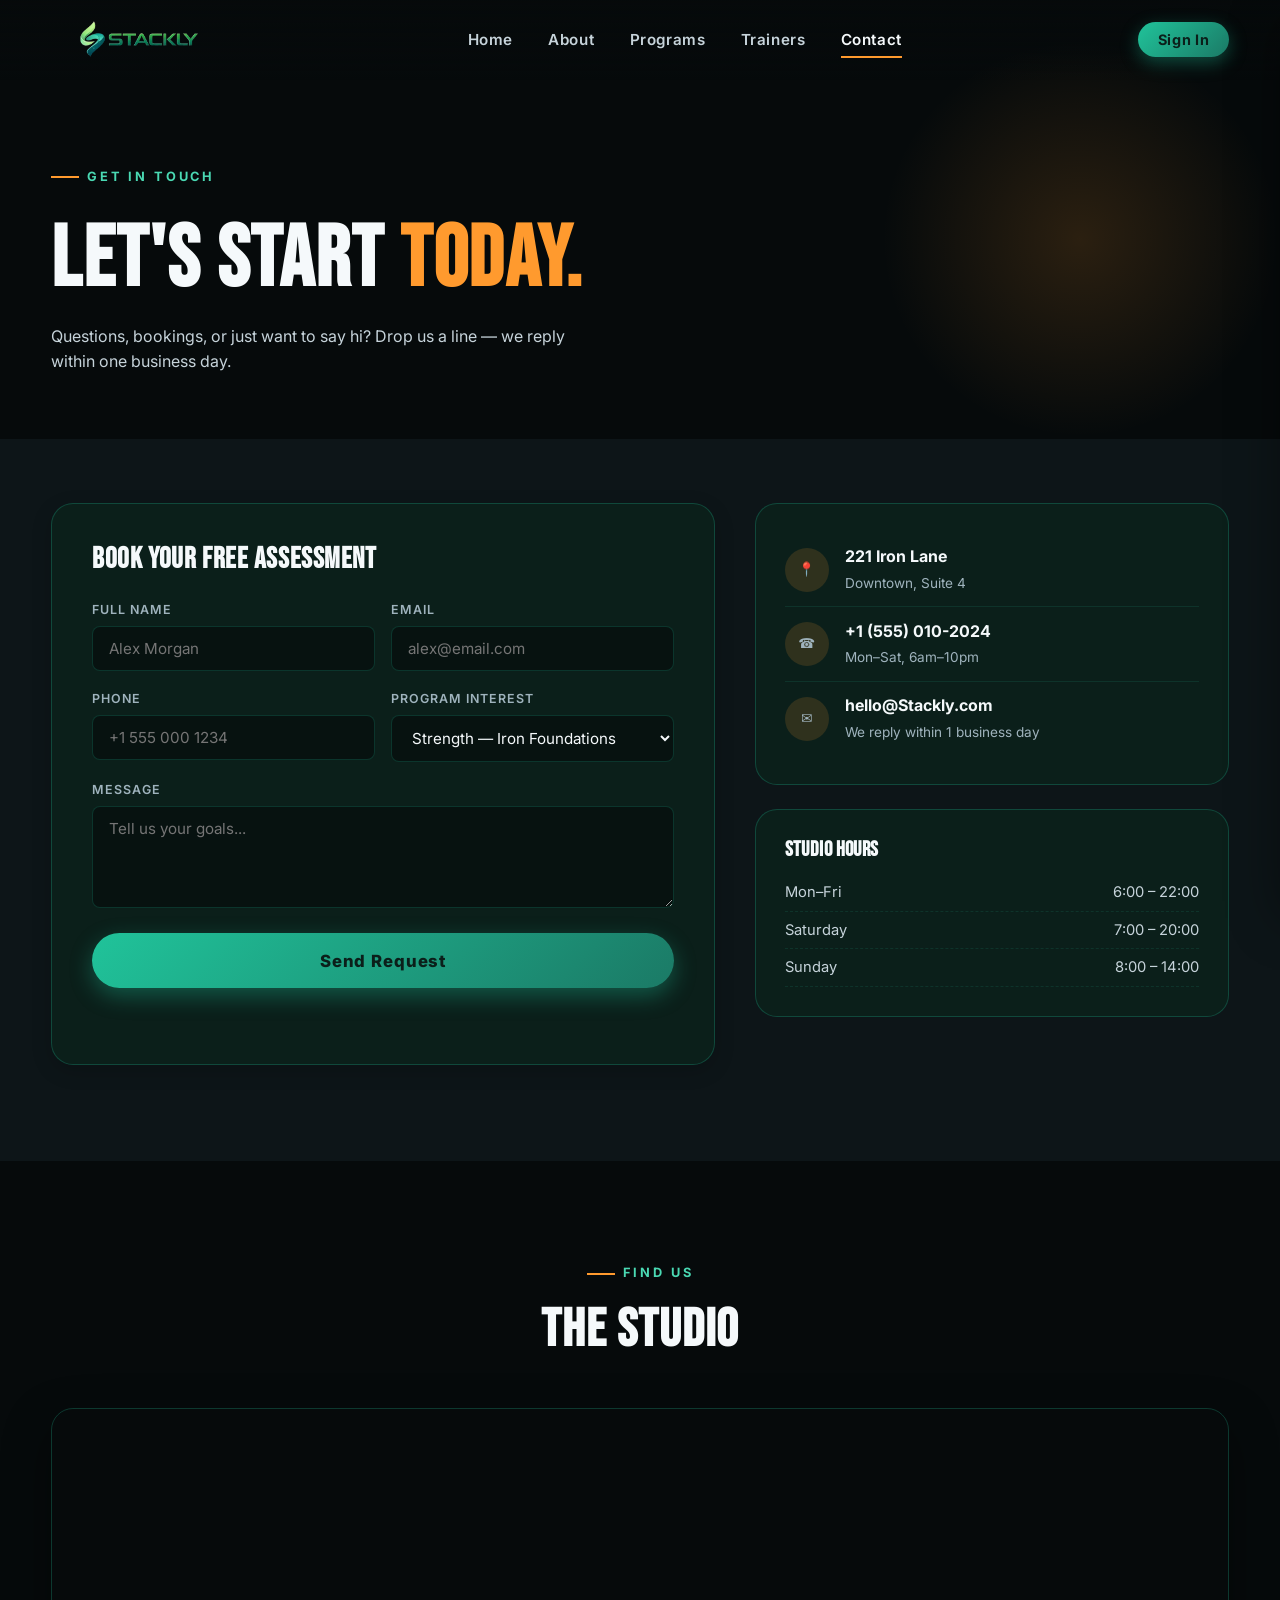
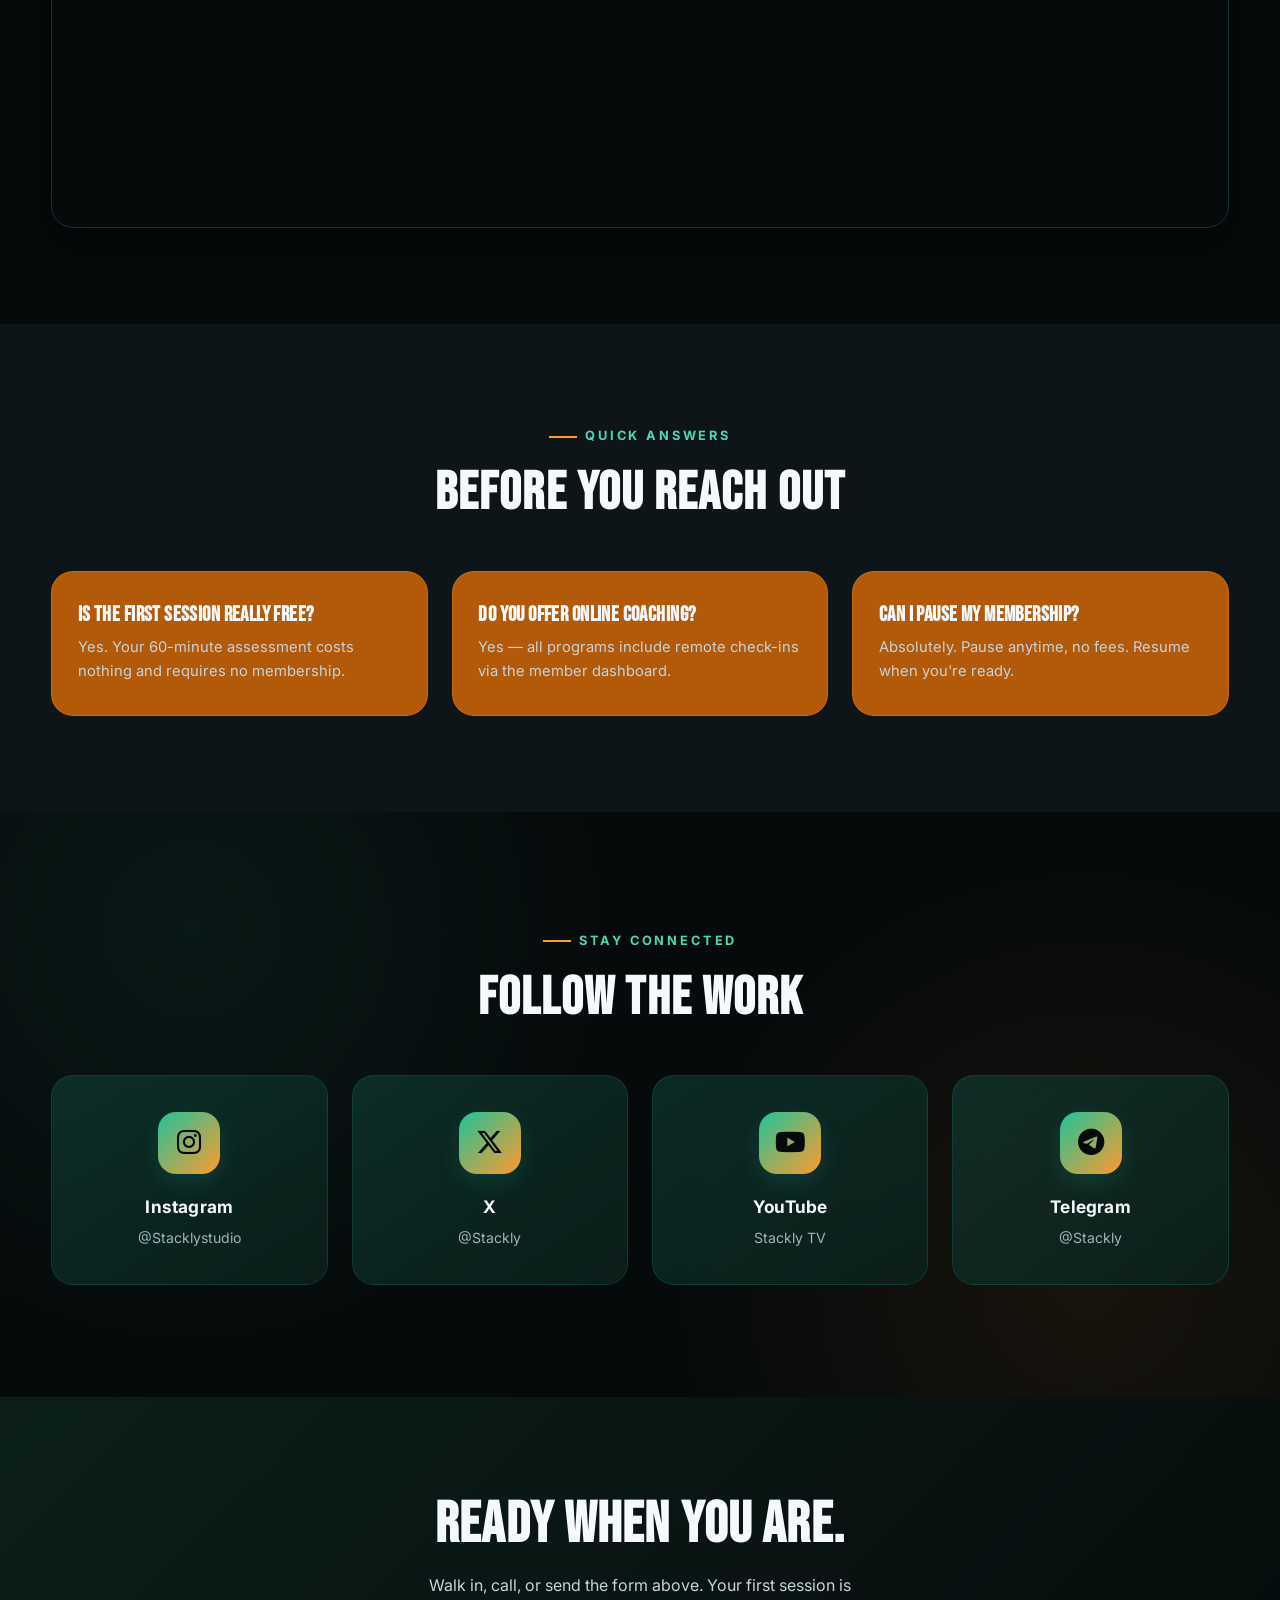
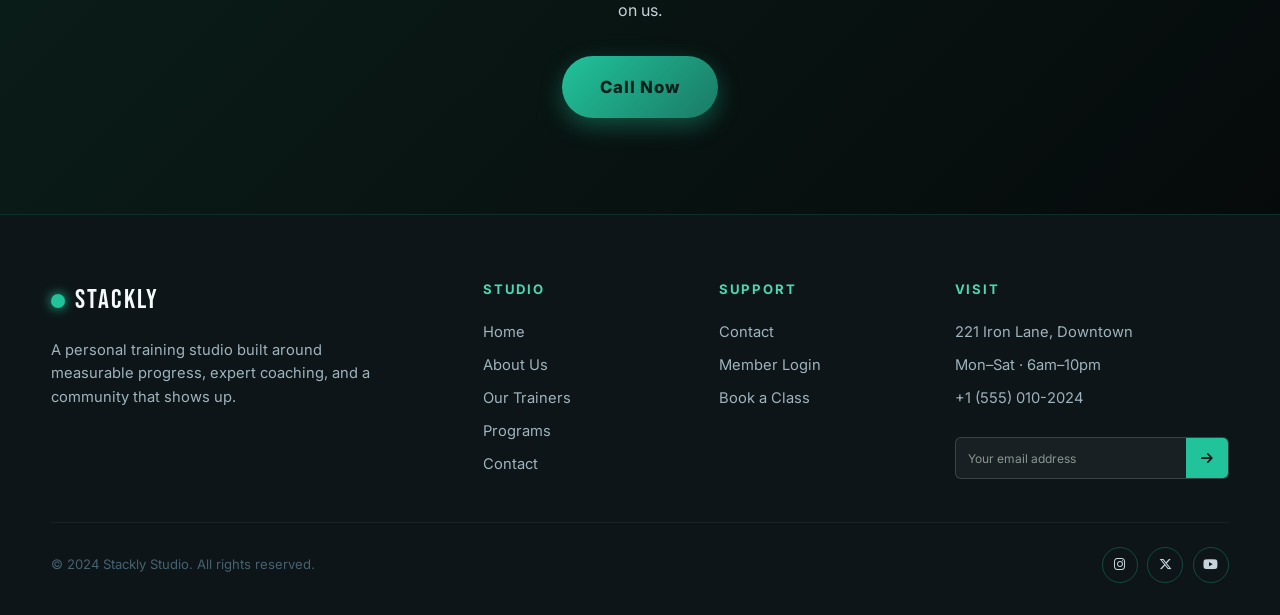
<file: contact.html>
<!DOCTYPE html>
<html lang="en">
<head>
<meta charset="UTF-8" />
<meta name="viewport" content="width=device-width, initial-scale=1.0" />
<title>Contact — Stackly</title>
<link rel="preconnect" href="https://fonts.googleapis.com">
<link href="https://fonts.googleapis.com/css2?family=Bebas+Neue&family=Inter:wght@400;500;600;700;800&display=swap" rel="stylesheet">
<link rel="stylesheet"
  href="https://cdnjs.cloudflare.com/ajax/libs/font-awesome/6.5.2/css/all.min.css">
<link rel="stylesheet" href="css/theme.css" />
<link rel="stylesheet" href="css/contact.css" />
</head>
<body>

<header class="site-header">
  <div class="container nav">
    <a href="index.html" class="logo">
      <img src="images/logo.webp" alt="Stackly Logo">
    </a>
    <nav class="nav-links">
      <a href="index.html">Home</a>
      <a href="about.html">About</a>
      <a href="programs.html">Programs</a>
      <a href="trainers.html">Trainers</a>
      <a href="contact.html">Contact</a>
    </nav>
    <button class="nav-cta" data-login>Sign In</button>
    <button class="nav-toggle" aria-label="Open menu"><span></span><span></span><span></span></button>
  </div>
</header>

<!-- OFF-CANVAS -->
<aside class="offcanvas">
  <div class="oc-links">
    <a href="index.html" class="active">Home</a>
    <a href="about.html">About</a>
    <a href="programs.html">Programs</a>
    <a href="trainers.html">Trainers</a>
    <a href="contact.html">Contact</a>
  </div>

  <a href="#" class="oc-login" data-login>
    <i class="fa-solid fa-user"></i>
    Sign In
  </a>

  <!-- CONTACT INFORMATION -->
  <div class="oc-contact">
    <h4>Get In Touch</h4>

    <a href="tel:+15550102024">
      <i class="fa-solid fa-phone"></i>
      <span>+1 (555) 010-2024</span>
    </a>

    <a href="mailto:hello@stackly.com">
      <i class="fa-solid fa-envelope"></i>
      <span>hello@stackly.com</span>
    </a>

    <div class="oc-address">
      <i class="fa-solid fa-location-dot"></i>
      <span>221 Iron Lane, Downtown</span>
    </div>

    <div class="oc-hours">
      <i class="fa-regular fa-clock"></i>
      <span>Mon–Sat · 6am–10pm</span>
    </div>
  </div>

  <!-- SOCIAL LINKS -->
  <div class="oc-socials">
    <a href="#" aria-label="Instagram"><i class="fa-brands fa-instagram"></i></a>
    <a href="#" aria-label="X"><i class="fa-brands fa-x-twitter"></i></a>
    <a href="#" aria-label="YouTube"><i class="fa-brands fa-youtube"></i></a>
    <a href="#" aria-label="TikTok"><i class="fa-brands fa-tiktok"></i></a>
  </div>
</aside>
<div class="overlay"></div>

<!-- ========================== Login modal ============================ -->
<div class="login-modal" role="dialog" aria-modal="true">
  <div class="login-card">
    <button class="login-close" aria-label="Close login">&times;</button>
    <h3>Welcome Back</h3>
    <p class="sub">Choose how you're signing in today.</p>
    <div class="role-selector">
      <div class="role-option active"><span class="icon">&#127939;</span><span class="label">Member</span></div>
      <div class="role-option"><span class="icon">&#128105;&#8205;&#127901;</span><span class="label">Trainer</span></div>
    </div>
    <form onsubmit="event.preventDefault(); alert('Signed in (demo).');">
      <div class="field"><label>Email</label><input type="email" placeholder="you@Stackly.com" required></div>
      <div class="field"><label>Password</label><input type="password" placeholder="••••••••" required></div>
      <button class="login-submit" type="submit">Start Training</button>
    </form>
    <p class="login-alt">New here? <a href="#" data-login>Create an account</a></p>
  </div>
</div>

<main>
  <!-- 1. CONTACT HERO -->
  <section class="contact-hero">
    <div class="container">
      <span class="eyebrow reveal">Get In Touch</span>
      <h1 class="reveal d1">Let's Start <span class="accent">Today.</span></h1>
      <p class="reveal d2">Questions, bookings, or just want to say hi? Drop us a line — we reply within one business day.</p>
    </div>
  </section>

  <!-- 2. CONTACT FORM + INFO -->
  <section class="form-sec">
    <div class="container form-grid">
      <form class="contact-form reveal" id="contactForm">
        <h2>Book Your Free Assessment</h2>
        <div class="f-row">
          <div class="field"><label>Full Name</label><input type="text" name="name" placeholder="Alex Morgan" oninput="this.value=this.value.replace(/[^a-zA-Z\s]/g,'')" required></div>
          <div class="field"><label>Email</label><input type="email" name="email" placeholder="alex@email.com" required></div>
        </div>
        <div class="f-row">
          <div class="field"><label>Phone</label><input type="tel" name="phone" placeholder="+1 555 000 1234" oninput="this.value=this.value.replace(/[^0-9]/g,'').slice(0,10)" required></div>
          <div class="field"><label>Program Interest</label>
            <select name="program">
              <option>Strength — Iron Foundations</option>
              <option>Cardio — Engine Builder</option>
              <option>Mobility — Flow &amp; Flex</option>
              <option>Lifestyle — Total Reset</option>
              <option>Not sure yet</option>
            </select>
          </div>
        </div>
        <div class="field"><label>Message</label><textarea name="message" rows="4" placeholder="Tell us your goals..."></textarea></div>
        <button type="submit" class="btn-primary big">Send Request</button>
        <p class="form-note" id="formNote"></p>
      </form>

      <aside class="info-side reveal d1">
        <div class="info-card">
          <div class="ic-row"><span class="ic-ico">&#128205;</span><div><strong>221 Iron Lane</strong><span>Downtown, Suite 4</span></div></div>
          <div class="ic-row"><span class="ic-ico">&#9742;</span><div><strong>+1 (555) 010-2024</strong><span>Mon–Sat, 6am–10pm</span></div></div>
          <div class="ic-row"><span class="ic-ico">&#9993;</span><div><strong>hello@Stackly.com</strong><span>We reply within 1 business day</span></div></div>
        </div>
        <div class="hours-card">
          <h3>Studio Hours</h3>
          <ul>
            <li><span>Mon–Fri</span><span>6:00 – 22:00</span></li>
            <li><span>Saturday</span><span>7:00 – 20:00</span></li>
            <li><span>Sunday</span><span>8:00 – 14:00</span></li>
          </ul>
        </div>
      </aside>
    </div>
  </section>

  <!-- 3. MAP PLACEHOLDER -->
  <section class="map-sec">
    <div class="container">
      <div class="section-head reveal"><span class="eyebrow">Find Us</span><h2>The Studio</h2></div>
      <div class="map-frame reveal">
        <iframe
          title="Stackly studio map"
          src="https://www.openstreetmap.org/export/embed.html?bbox=-122.43%2C37.76%2C-122.39%2C37.79&layer=mapnik"
          loading="lazy" referrerpolicy="no-referrer-when-downgrade"></iframe>
      </div>
    </div>
  </section>

  <!-- 4. QUICK FAQ -->
  <section class="quick-faq">
    <div class="container">
      <div class="section-head reveal"><span class="eyebrow">Quick Answers</span><h2>Before You Reach Out</h2></div>
      <div class="qf-grid">
        <div class="qf-card reveal"><h4>Is the first session really free?</h4><p>Yes. Your 60-minute assessment costs nothing and requires no membership.</p></div>
        <div class="qf-card reveal d1"><h4>Do you offer online coaching?</h4><p>Yes — all programs include remote check-ins via the member dashboard.</p></div>
        <div class="qf-card reveal d2"><h4>Can I pause my membership?</h4><p>Absolutely. Pause anytime, no fees. Resume when you're ready.</p></div>
      </div>
    </div>
  </section>

  <!-- 5. SOCIAL CONNECT -->
  <section class="social-sec">
    <div class="container">
      <div class="section-head reveal"><span class="eyebrow">Stay Connected</span><h2>Follow The Work</h2></div>
      <div class="social-grid">
         <a href="#" class="social-card reveal">
           <span class="s-ico"><i class="fa-brands fa-instagram"></i></span>
           <strong>Instagram</strong>
           <span>@Stacklystudio</span>
         </a>

         <a href="#" class="social-card reveal d1">
           <span class="s-ico"><i class="fa-brands fa-x-twitter"></i></span>
           <strong>X</strong>
           <span>@Stackly</span>
         </a>

         <a href="#" class="social-card reveal d2">
           <span class="s-ico"><i class="fa-brands fa-youtube"></i></span>
           <strong>YouTube</strong>
           <span>Stackly TV</span>
         </a>

         <a href="#" class="social-card reveal d3">
           <span class="s-ico"><i class="fa-brands fa-telegram"></i></span>
           <strong>Telegram</strong>
           <span>@Stackly</span>
         </a>
       </div>
    </div>
  </section>

  <!-- 6. FINAL CTA -->
  <section class="contact-cta">
    <div class="container cta-inner reveal">
      <h2>Ready When You Are.</h2>
      <p>Walk in, call, or send the form above. Your first session is on us.</p>
      <a href="tel:+15550102024" class="btn-primary big">Call Now</a>
    </div>
  </section>
</main>

<!-- FOOTER -->
<footer class="site-footer">
  <div class="container">
    <div class="footer-grid">
      <div class="footer-brand">
        <a href="index.html" class="logo"><span class="pulse-dot"></span>Stackly</a>
        <p>A personal training studio built around measurable progress, expert coaching, and a community that shows up.</p>
      </div>
      <div class="footer-col">
        <h5>Studio</h5>
        <a href="error.html">Home</a>
        <a href="error.html">About Us</a>
        <a href="error.html">Our Trainers</a>
        <a href="error.html">Programs</a>
        <a href="error.html">Contact</a>
      </div>
      <div class="footer-col">
        <h5>Support</h5>
        <a href="error.html">Contact</a>
        <a href="error.html" data-login>Member Login</a>
        <a href="error.html">Book a Class</a>
      </div>

      <div class="footer-col">
        <h5>Visit</h5>
        <li>221 Iron Lane, Downtown</li>
        <li>Mon–Sat · 6am–10pm</li>
        <li>+1 (555) 010-2024</li>

        <!-- NEWSLETTER -->
        <div class="footer-newsletter">
          <!-- <h5>Stay Updated</h5>
          <p>Get fitness tips and exclusive updates.</p> -->
      
          <form class="newsletter-form">
            <input
              type="email"
              placeholder="Your email address"
              aria-label="Your email address"
              required
            >
            <button type="submit" aria-label="Subscribe">
              <i class="fa-solid fa-arrow-right"></i>
            </button>
          </form>
        </div>
      </div>

    </div>
    <div class="footer-bottom">
      <span>&copy; 2024 Stackly Studio. All rights reserved.</span>
      <div class="socials">
        <a href="#" aria-label="Instagram">
          <i class="fa-brands fa-instagram"></i>
        </a>

        <a href="#" aria-label="X">
          <i class="fa-brands fa-x-twitter"></i>
        </a>
      
        <a href="#" aria-label="YouTube">
          <i class="fa-brands fa-youtube"></i>
        </a>
      </div>
    </div>
  </div>
</footer>

<script src="js/theme.js"></script>
<script src="js/contact.js"></script>
</body>
</html>
</file>
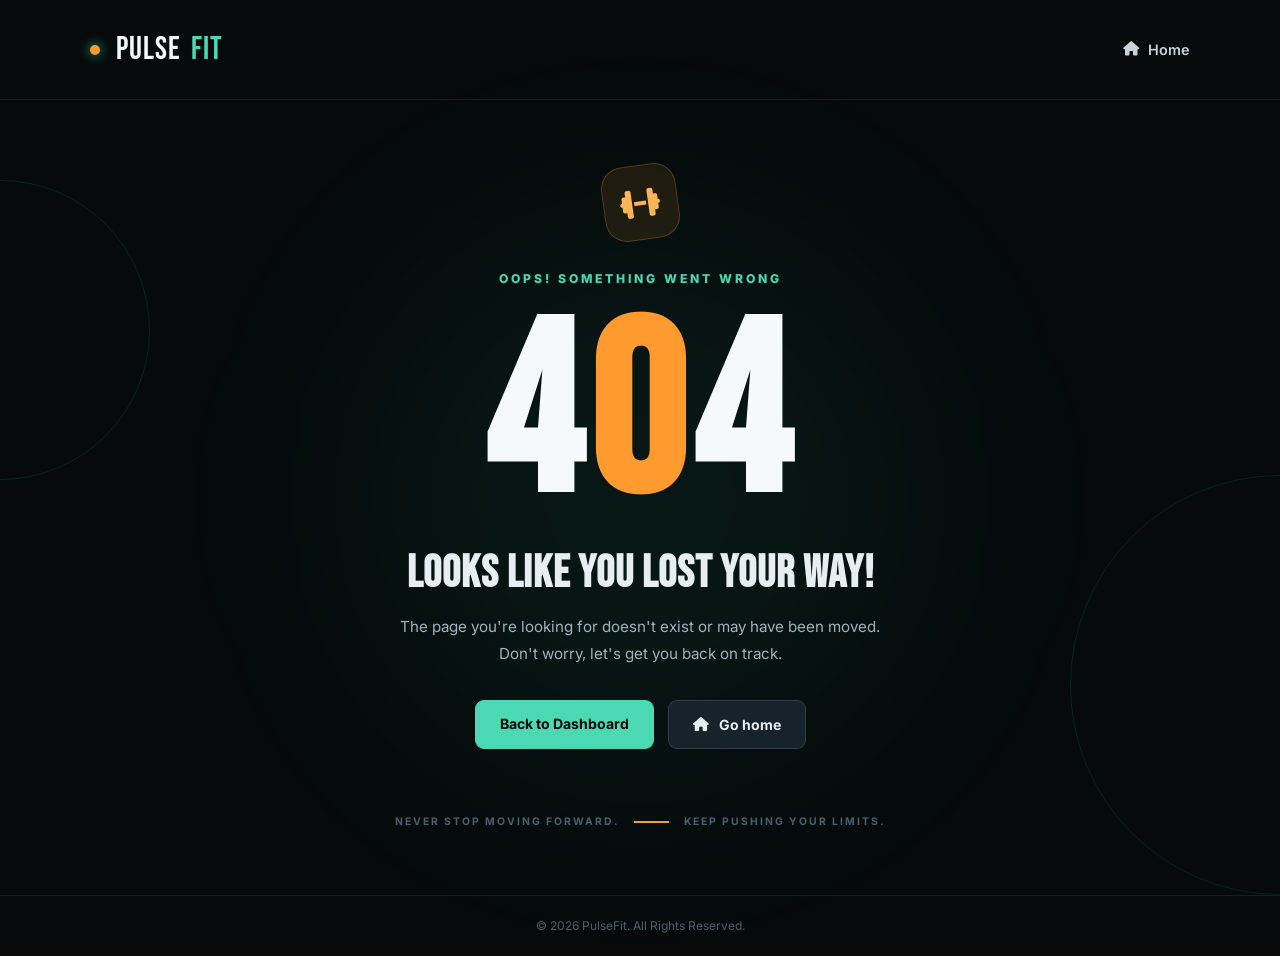
<file: dashboardError.html>
<!DOCTYPE html>
<html lang="en">
<head>
  <meta charset="UTF-8">
  <meta name="viewport" content="width=device-width, initial-scale=1.0">
  <meta name="description" content="Page not found - PulseFit Fitness Center">
  <title>404 - Page Not Found | PulseFit</title>

  <link rel="preconnect" href="https://fonts.googleapis.com">
  <link href="https://fonts.googleapis.com/css2?family=Bebas+Neue&family=Inter:wght@400;500;600;700;800&display=swap" rel="stylesheet">

  <link rel="stylesheet" href="css/theme.css">
  <link rel="stylesheet" href="css/error.css">

  <link rel="stylesheet" href="https://cdnjs.cloudflare.com/ajax/libs/font-awesome/6.5.2/css/all.min.css">
</head>

<body class="error-page">

  <header class="error-nav">
    <a href="index.html" class="logo">
      <span class="pulse-dot"></span>
      PULSE<span>FIT</span>
    </a>

    <a href="index.html" class="nav-home">
      <i class="fa-solid fa-house"></i>
      Home
    </a>
  </header>

  <main class="error-main">

    <div class="error-content">

      <div class="error-icon">
        <i class="fa-solid fa-dumbbell"></i>
      </div>

      <span class="error-label">OOPS! SOMETHING WENT WRONG</span>

      <h1>4<span>0</span>4</h1>

      <h2>Looks Like You Lost Your Way!</h2>

      <p>
        The page you're looking for doesn't exist or may have been moved.
        Don't worry, let's get you back on track.
      </p>

      <div class="error-actions">
        <a class="btn-home" id="goBack">
          Back to Dashboard
        </a>

        <button type="button" class="btn-back" onclick="window.location.href='index.html'">
          <i class="fa-solid fa-house"></i>
          Go home
        </button>
      </div>

      <div class="error-footer">
        <span>NEVER STOP MOVING FORWARD.</span>
        <span class="error-line"></span>
        <span>KEEP PUSHING YOUR LIMITS.</span>
      </div>

    </div>

    <div class="error-decoration decoration-one"></div>
    <div class="error-decoration decoration-two"></div>

  </main>

  <footer class="error-bottom">
    <p>© <span id="year"></span> PulseFit. All Rights Reserved.</p>
  </footer>

  <script src="js/error.js"></script>
</body>
</html>
</file>
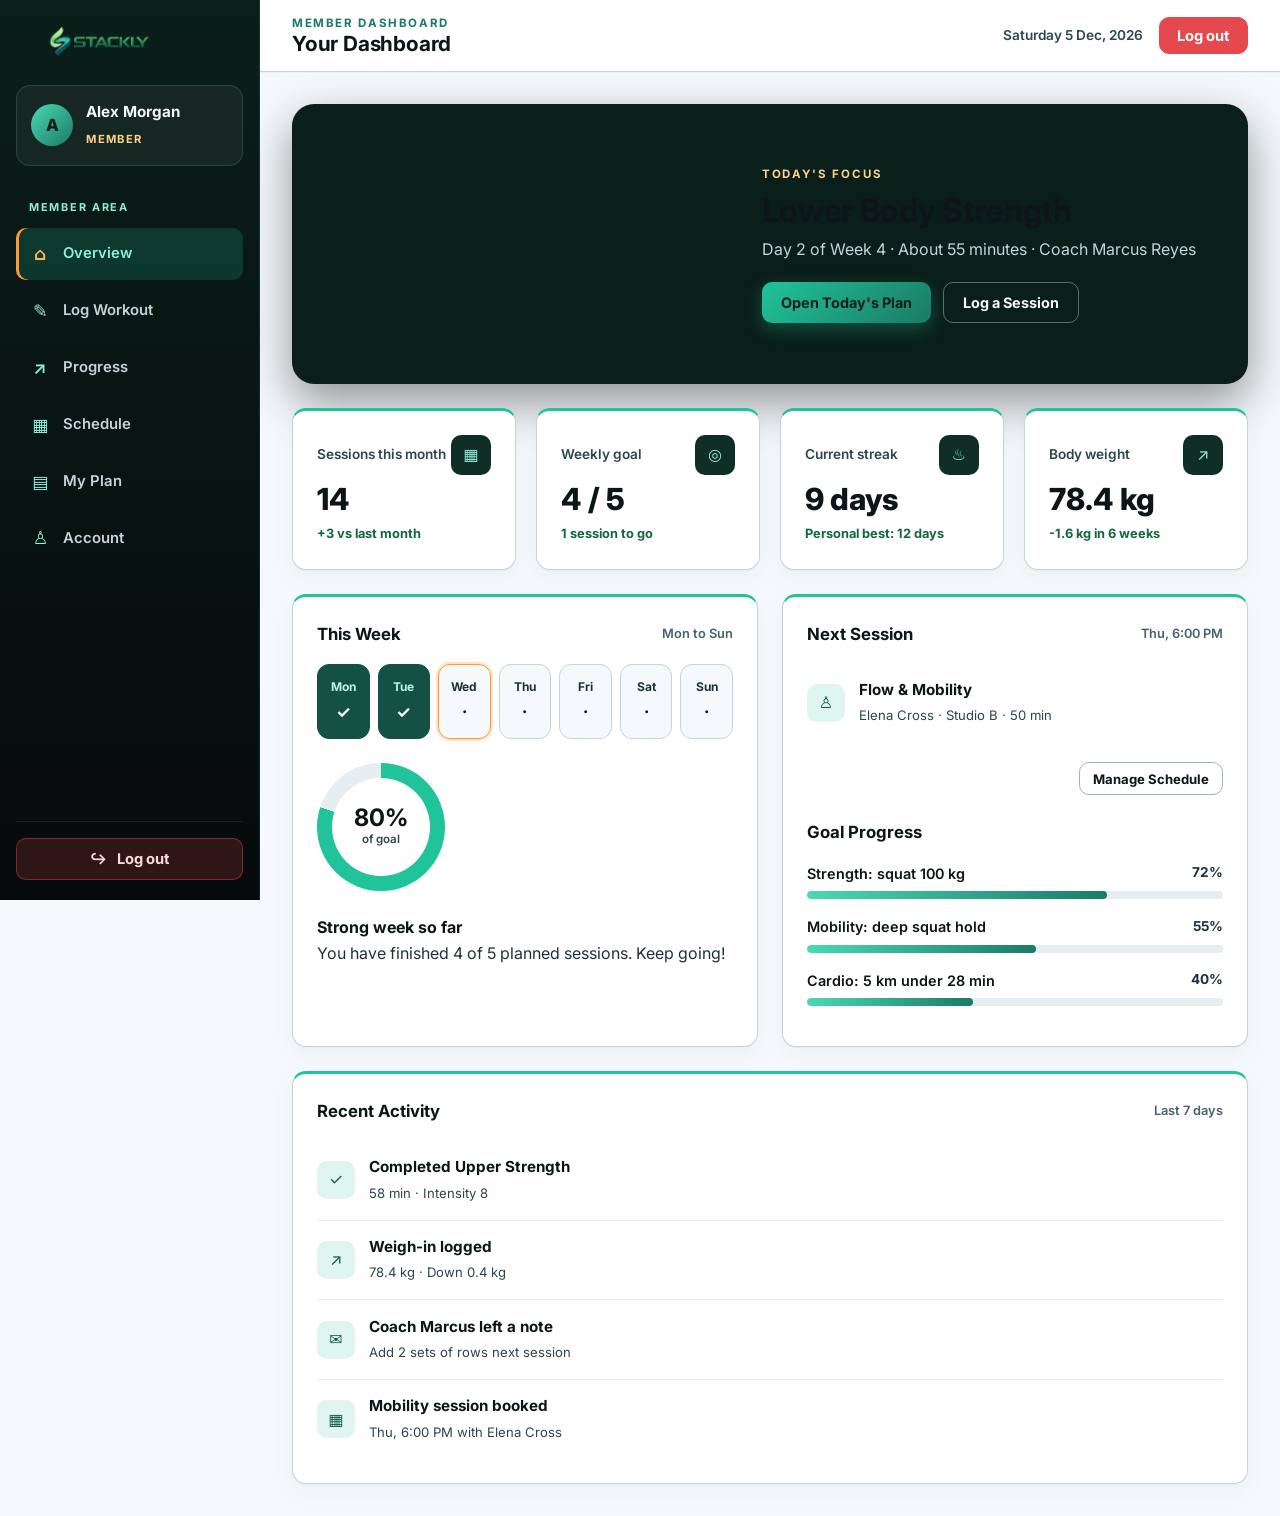
<file: member-dashboard.html>
<!DOCTYPE html>
<html lang="en">
<head>
<meta charset="UTF-8" />
<meta name="viewport" content="width=device-width, initial-scale=1.0" />
<title>Member Dashboard — PulseFit</title>
<link rel="preconnect" href="https://fonts.googleapis.com">
<link href="https://fonts.googleapis.com/css2?family=Bebas+Neue&family=Inter:wght@400;600;700&display=swap" rel="stylesheet">
<link rel="stylesheet" href="css/theme.css" />
<link rel="stylesheet" href="css/member-dashboard.css" />
</head>
<body class="dash">

<div class="overlay" id="overlay"></div>

<aside class="sidebar" id="sidebar" aria-label="Dashboard navigation">

  <div class="sb-brand">
    <a href="index.html" class="logo">
      <img src="images/logo.webp" alt="Stackly Logo">
    </a>
  </div>

  <div class="sb-user">
    <div class="sb-avatar avatar" id="sbAvatar">A</div>
    <div>
      <strong id="sbName" class="profileName">Alex Morgan</strong>
      <span id="sbRole">Member</span>
    </div>
  </div>

  <nav class="sb-nav" id="sbNav">
    <span class="sb-nav-label">Member Area</span>

    <a href="#overview" class="nav-item active" data-id="overview">
      <span>⌂</span> Overview
    </a>

    <a href="#log" class="nav-item" data-id="log">
      <span>✎</span> Log Workout
    </a>

    <a href="#progress" class="nav-item" data-id="progress">
      <span>↗</span> Progress
    </a>

    <a href="#schedule" class="nav-item" data-id="schedule">
      <span>▦</span> Schedule
    </a>

    <a href="#plan" class="nav-item" data-id="plan">
      <span>▤</span> My Plan
    </a>

    <a href="#account" class="nav-item" data-id="account">
      <span>♙</span> Account
    </a>
  </nav>

  <div class="sb-foot">
    <button class="logout-btn" type="button" data-logout>
      <span>↪</span> Log out
    </button>
  </div>

</aside>

<div class="main-wrap">

  <header class="topbar">

    <button class="menu-btn" id="menuBtn" type="button"
      aria-label="Open menu" aria-expanded="false">
      <span></span><span></span><span></span>
    </button>

    <div class="top-title">
      <span class="crumb" id="crumb">Member Dashboard</span>
      <h1 id="pageTitle">Your Dashboard</h1>
    </div>

    <div class="top-actions">
      <span class="top-date" id="todayLabel"></span>
      <button class="logout-btn logout-top" type="button" data-logout>
        Log out
      </button>
    </div>

  </header>

  <main class="content" id="view">

    <!-- =================================
         OVERVIEW
    ================================== -->

    <section class="dash-page" data-page="overview">

      <div class="stack">

        <section class="hero-card">

          <div class="hero-img"
            style="background-image:url('https://images.pexels.com/photos/39219677/pexels-photo-39219677.jpeg?auto=compress&cs=tinysrgb&h=650&w=940')">
          </div>

          <div class="hero-body">
            <span class="eyebrow-sm">Today's focus</span>
            <h2>Lower Body Strength</h2>
            <p>Day 2 of Week 4 · About 55 minutes · Coach Marcus Reyes</p>

            <div class="hero-actions">
              <button class="btn-primary" onclick="window.location.href='dashboardError.html'">  <!-- data-go="plan" -->
                Open Today's Plan
              </button>

              <button class="btn-ghost" onclick="window.location.href='dashboardError.html'"> <!--  data-go="log"-->
                Log a Session
              </button>
            </div>
          </div>

        </section>

        <section class="grid-kpi">

          <div class="card kpi">
            <div class="kpi-top">
              <span class="kpi-label">Sessions this month</span>
              <span class="kpi-chip">▦</span>
            </div>
            <div class="kpi-value">14</div>
            <div class="kpi-delta">+3 vs last month</div>
          </div>

          <div class="card kpi">
            <div class="kpi-top">
              <span class="kpi-label">Weekly goal</span>
              <span class="kpi-chip">◎</span>
            </div>
            <div class="kpi-value">4 / 5</div>
            <div class="kpi-delta">1 session to go</div>
          </div>

          <div class="card kpi">
            <div class="kpi-top">
              <span class="kpi-label">Current streak</span>
              <span class="kpi-chip">♨</span>
            </div>
            <div class="kpi-value">9 days</div>
            <div class="kpi-delta">Personal best: 12 days</div>
          </div>

          <div class="card kpi">
            <div class="kpi-top">
              <span class="kpi-label">Body weight</span>
              <span class="kpi-chip">↗</span>
            </div>
            <div class="kpi-value">78.4 kg</div>
            <div class="kpi-delta">-1.6 kg in 6 weeks</div>
          </div>

        </section>

        <div class="grid-2">

          <section class="card">

            <div class="section-title">
              This Week
              <small>Mon to Sun</small>
            </div>

            <div class="week-strip">
              <div class="day-chip done">Mon<b>✓</b></div>
              <div class="day-chip done">Tue<b>✓</b></div>
              <div class="day-chip today">Wed<b>·</b></div>
              <div class="day-chip">Thu<b>·</b></div>
              <div class="day-chip">Fri<b>·</b></div>
              <div class="day-chip">Sat<b>·</b></div>
              <div class="day-chip">Sun<b>·</b></div>
            </div>

            <div class="ring-wrap" style="margin-top:1.5rem">

              <div class="ring" style="--p:80">
                <div class="ring-inner">
                  <strong>80%</strong>
                  <span>of goal</span>
                </div>
              </div>

              <div>
                <strong>Strong week so far</strong>
                <p>You have finished 4 of 5 planned sessions. Keep going!</p>
              </div>

            </div>

          </section>

          <section class="card">

            <div class="section-title">
              Next Session
              <small>Thu, 6:00 PM</small>
            </div>

            <div class="list">

              <div class="list-item">
                <div class="li-main">
                  <div class="li-icon">♙</div>
                  <div>
                    <strong>Flow & Mobility</strong>
                    <span>Elena Cross · Studio B · 50 min</span>
                  </div>
                </div>
              </div>

            </div>

            <div class="form-actions">
              <button class="btn-light btn-sm" onclick="window.location.href='dashboardError.html'"> <!-- data-go="schedule"-->
                Manage Schedule
              </button>
            </div>

            <div class="section-title" style="margin-top:1.5rem">
              Goal Progress
            </div>

            <div class="meter-row">
              <span class="label">Strength: squat 100 kg</span>
              <span class="val">72%</span>
              <div class="meter"><span style="--w:72%"></span></div>
            </div>

            <div class="meter-row">
              <span class="label">Mobility: deep squat hold</span>
              <span class="val">55%</span>
              <div class="meter"><span style="--w:55%"></span></div>
            </div>

            <div class="meter-row">
              <span class="label">Cardio: 5 km under 28 min</span>
              <span class="val">40%</span>
              <div class="meter"><span style="--w:40%"></span></div>
            </div>

          </section>

        </div>

        <section class="card">

          <div class="section-title">
            Recent Activity
            <small>Last 7 days</small>
          </div>

          <div class="list">

            <div class="list-item">
              <div class="li-main">
                <div class="li-icon">✓</div>
                <div>
                  <strong>Completed Upper Strength</strong>
                  <span>58 min · Intensity 8</span>
                </div>
              </div>
            </div>

            <div class="list-item">
              <div class="li-main">
                <div class="li-icon">↗</div>
                <div>
                  <strong>Weigh-in logged</strong>
                  <span>78.4 kg · Down 0.4 kg</span>
                </div>
              </div>
            </div>

            <div class="list-item">
              <div class="li-main">
                <div class="li-icon">✉</div>
                <div>
                  <strong>Coach Marcus left a note</strong>
                  <span>Add 2 sets of rows next session</span>
                </div>
              </div>
            </div>

            <div class="list-item">
              <div class="li-main">
                <div class="li-icon">▦</div>
                <div>
                  <strong>Mobility session booked</strong>
                  <span>Thu, 6:00 PM with Elena Cross</span>
                </div>
              </div>
            </div>

          </div>

        </section>

      </div>

    </section>


    <!-- =================================
         LOG WORKOUT
    ================================== -->

    <section class="dash-page" data-page="log" hidden>

      <div class="view-head">
        <div>
          <h2>Log a Workout</h2>
          <p>Record your workout and track your training activity.</p>
        </div>
      </div>

      <div class="grid-2">

        <section class="card">

          <div class="section-title">New Session</div>

          <form id="logForm">

            <div class="form-grid">

              <div class="field full">
                <label for="logName">Your Name</label>
                <input id="logName" type="text" value="Alex Morgan" required>
              </div>

              <div class="field">
                <label for="logType">Workout Type</label>
                <select id="logType">
                  <option>Strength</option>
                  <option>Cardio</option>
                  <option>HIIT</option>
                  <option>Mobility</option>
                  <option>Recovery</option>
                </select>
              </div>

              <div class="field">
                <label for="logDate">Date</label>
                <input id="logDate" type="date" required>
              </div>

              <div class="field">
                <label for="logDuration">Duration (minutes)</label>
                <input id="logDuration" type="number" min="1" max="600" value="45" required>
              </div>

              <div class="field">
                <label for="logIntensity">Effort (1 to 10)</label>
                <div class="range-row">
                  <input id="logIntensity" type="range" min="1" max="10" value="6">
                  <output id="intensityOut">6</output>
                </div>
              </div>

              <div class="field full">
                <label for="logNotes">Notes for your Coach</label>
                <textarea id="logNotes" placeholder="How did it feel? Any pain or PRs?"></textarea>
              </div>

            </div>

            <div class="form-actions">
              <button class="btn-primary" type="submit" onclick="window.location.href='dashboardError.html'">Save Session</button>
            </div>

          </form>

        </section>

        <section class="card">

          <div class="section-title">
            Recent Sessions
            <small>Sample records</small>
          </div>

          <div class="list" id="logList">

            <div class="list-item">
              <div class="li-main">
                <div class="li-icon">↗</div>
                <div>
                  <strong>Strength · 60 min</strong>
                  <span>Nov 10 · Effort 8 · Great session</span>
                </div>
              </div>
              <button class="btn-danger" data-delete type="button">Delete</button>
            </div>

            <div class="list-item">
              <div class="li-main">
                <div class="li-icon">↗</div>
                <div>
                  <strong>Cardio · 45 min</strong>
                  <span>Nov 9 · Effort 7 · Good stamina</span>
                </div>
              </div>
              <button class="btn-danger" type="button" onclick="window.location.href='dashboardError.html'">Delete</button> <!-- data-delete -->
            </div>

            <div class="list-item">
              <div class="li-main">
                <div class="li-icon">↗</div>
                <div>
                  <strong>Upper Body · 55 min</strong>
                  <span>Nov 8 · Effort 9 · Increased weights</span>
                </div>
              </div>
              <button class="btn-danger" type="button" onclick="window.location.href='dashboardError.html'">Delete</button> <!-- data-delete -->
            </div>

          </div>

        </section>

      </div>

    </section>


    <!-- =================================
         PROGRESS
    ================================== -->

    <section class="dash-page" data-page="progress" hidden>

      <div class="view-head">
        <div>
          <h2>Your Progress</h2>
          <p>Review your workout performance and fitness improvements.</p>
        </div>
        <button class="btn-light btn-sm" onclick="window.location.href='dashboardError.html'">Log a Session</button> <!-- data-go="log"-->
      </div>

      <div class="stack">

        <section class="grid-kpi">

          <div class="card kpi">
            <div class="kpi-label">Logged Sessions</div>
            <div class="kpi-value">24</div>
            <div class="kpi-delta">This month</div>
          </div>

          <div class="card kpi">
            <div class="kpi-label">Training Time</div>
            <div class="kpi-value">21.5 h</div>
            <div class="kpi-delta">Total workout time</div>
          </div>

          <div class="card kpi">
            <div class="kpi-label">Average Effort</div>
            <div class="kpi-value">7.8</div>
            <div class="kpi-delta">Scale of 1 to 10</div>
          </div>

          <div class="card kpi">
            <div class="kpi-label">Workout Types</div>
            <div class="kpi-value">5</div>
            <div class="kpi-delta">Training variety</div>
          </div>

        </section>

        <div class="grid-2">

          <section class="card">
            <div class="section-title">Minutes · Last 7 Days</div>

            <div class="chart">
              <div class="chart-col"><div class="chart-bar" style="--h:70%" data-val="45"></div><small>Mon</small></div>
              <div class="chart-col"><div class="chart-bar" style="--h:90%" data-val="60"></div><small>Tue</small></div>
              <div class="chart-col"><div class="chart-bar hl" style="--h:55%" data-val="35"></div><small>Wed</small></div>
              <div class="chart-col"><div class="chart-bar" style="--h:80%" data-val="55"></div><small>Thu</small></div>
              <div class="chart-col"><div class="chart-bar" style="--h:65%" data-val="40"></div><small>Fri</small></div>
              <div class="chart-col"><div class="chart-bar" style="--h:100%" data-val="65"></div><small>Sat</small></div>
              <div class="chart-col"><div class="chart-bar" style="--h:0%" data-val="0"></div><small>Sun</small></div>
            </div>
          </section>

          <section class="card">
            <div class="section-title">Workout Mix</div>

            <div class="meter-row">
              <span class="label">Strength · 12 sessions</span>
              <span class="val">50%</span>
              <div class="meter"><span style="--w:50%"></span></div>
            </div>

            <div class="meter-row">
              <span class="label">Cardio · 6 sessions</span>
              <span class="val">25%</span>
              <div class="meter"><span style="--w:25%"></span></div>
            </div>

            <div class="meter-row">
              <span class="label">HIIT · 3 sessions</span>
              <span class="val">13%</span>
              <div class="meter"><span style="--w:13%"></span></div>
            </div>

            <div class="meter-row">
              <span class="label">Mobility · 2 sessions</span>
              <span class="val">8%</span>
              <div class="meter"><span style="--w:8%"></span></div>
            </div>

            <div class="meter-row">
              <span class="label">Recovery · 1 session</span>
              <span class="val">4%</span>
              <div class="meter"><span style="--w:4%"></span></div>
            </div>

          </section>

        </div>

        <div class="grid-2">

          <section class="card">
            <div class="section-title">Body Metrics <small>Last 6 weeks</small></div>

            <div class="table-wrap">
              <table class="table">
                <thead>
                  <tr><th>Week</th><th>Weight</th><th>Body Fat</th><th>Resting HR</th></tr>
                </thead>
                <tbody>
                  <tr><td>Week 1</td><td>80.0 kg</td><td>21.2%</td><td>68 bpm</td></tr>
                  <tr><td>Week 2</td><td>79.5 kg</td><td>20.9%</td><td>67 bpm</td></tr>
                  <tr><td>Week 3</td><td>79.1 kg</td><td>20.5%</td><td>66 bpm</td></tr>
                  <tr><td>Week 4</td><td>78.8 kg</td><td>20.1%</td><td>65 bpm</td></tr>
                  <tr><td>Week 5</td><td>78.6 kg</td><td>19.8%</td><td>64 bpm</td></tr>
                  <tr><td>Week 6</td><td><strong>78.4 kg</strong></td><td><strong>19.4%</strong></td><td><strong>63 bpm</strong></td></tr>
                </tbody>
              </table>
            </div>
          </section>

          <section class="card">
            <div class="section-title">Fitness Goals</div>

            <div class="meter-row">
              <span class="label">Back squat 100 kg</span>
              <span class="val">72%</span>
              <div class="meter"><span style="--w:72%"></span></div>
            </div>

            <div class="meter-row">
              <span class="label">Deep squat hold 60 sec</span>
              <span class="val">55%</span>
              <div class="meter"><span style="--w:55%"></span></div>
            </div>

            <div class="meter-row">
              <span class="label">5 km run under 28 min</span>
              <span class="val">40%</span>
              <div class="meter"><span style="--w:40%"></span></div>
            </div>

            <div class="meter-row">
              <span class="label">Body fat under 18%</span>
              <span class="val">48%</span>
              <div class="meter"><span style="--w:48%"></span></div>
            </div>

          </section>

        </div>

        <section class="card">
          <div class="section-title">Milestones</div>

          <div class="list">

            <div class="list-item">
              <div class="li-main">
                <div class="li-icon">✓</div>
                <div><strong>First 10 Sessions Completed</strong><span>Week 3 · 10 sessions in the log</span></div>
              </div>
            </div>

            <div class="list-item">
              <div class="li-main">
                <div class="li-icon">♨</div>
                <div><strong>7-Day Training Streak</strong><span>Week 4 · Personal best of 12 days</span></div>
              </div>
            </div>

            <div class="list-item">
              <div class="li-main">
                <div class="li-icon">◎</div>
                <div><strong>Back Squat 90 kg</strong><span>Week 5 · New personal record</span></div>
              </div>
            </div>

          </div>
        </section>

      </div>

    </section>


    <!-- =================================
         SCHEDULE
    ================================== -->

    <section class="dash-page" data-page="schedule" hidden>

      <div class="view-head">
        <div>
          <h2>Schedule</h2>
          <p>Your upcoming coached sessions and bookings.</p>
        </div>
      </div>

      <div class="grid-2">

        <section class="card">

          <div class="section-title">
            Upcoming Sessions
            <small id="upCount">3 booked</small>
          </div>

          <div class="list" id="upList">

            <div class="list-item" data-session>
              <div class="li-main">
                <div class="li-icon">▦</div>
                <div>
                  <strong>Flow & Mobility</strong>
                  <span>Nov 12 · 6:00 PM · Elena Cross · Studio B</span>
                </div>
              </div>
              <button class="btn-danger" type="button" onclick="window.location.href='dashboardError.html'">Cancel</button> <!-- data-cancel-->
            </div>

            <div class="list-item" data-session>
              <div class="li-main">
                <div class="li-icon">▦</div>
                <div>
                  <strong>Strength Foundations</strong>
                  <span>Nov 14 · 9:00 AM · Marcus Reyes · Main Floor</span>
                </div>
              </div>
              <button class="btn-danger" type="button" onclick="window.location.href='dashboardError.html'">Cancel</button> <!-- data-cancel--> 
            </div>

            <div class="list-item" data-session>
              <div class="li-main">
                <div class="li-icon">▦</div>
                <div>
                  <strong>Engine Builder</strong>
                  <span>Nov 17 · 7:30 AM · Sasha Bell · Track</span>
                </div>
              </div>
              <button class="btn-danger" type="button" onclick="window.location.href='dashboardError.html'">Cancel</button> <!-- data-cancel--> 
            </div>

          </div>

        </section>

        <section class="card">

          <div class="section-title">Book a Session</div>

          <form id="bookForm" class="form-grid">

            <div class="field full">
              <label for="bkTrainer">Coach</label>
              <select id="bkTrainer">
                <option>Marcus Reyes · Strength</option>
                <option>Elena Cross · Mobility</option>
                <option>Sasha Bell · Cardio</option>
                <option>Diego Santos · Recovery</option>
              </select>
            </div>

            <div class="field">
              <label for="bkDate">Date</label>
              <input id="bkDate" type="date" required>
            </div>

            <div class="field">
              <label for="bkTime">Time</label>
              <select id="bkTime">
                <option>6:00 AM</option>
                <option>9:00 AM</option>
                <option>12:00 PM</option>
                <option>5:30 PM</option>
                <option>7:00 PM</option>
              </select>
            </div>

            <div class="form-actions full">
              <button class="btn-primary" type="submit" onclick="window.location.href='dashboardError.html'">Request Booking</button>
            </div>

          </form>

          <p class="field hint" style="margin-top:1rem">
            Demo only: booking requests are not sent to a coach.
          </p>

        </section>

      </div>

    </section>


    <!-- =================================
         MY PLAN
    ================================== -->

    <section class="dash-page" data-page="plan" hidden>

      <div class="view-head">
        <div>
          <h2>My Training Plan</h2>
          <p>Iron Foundations · Week 4 of 12 · Coach Marcus Reyes</p>
        </div>
        <span class="pill info">Active Program</span>
      </div>

      <div class="grid-2">

        <section class="card">

          <div class="section-title">
            Week 4 Progress
            <small id="planPct">0% complete</small>
          </div>

          <div class="meter" style="height:12px;margin-bottom:1.25rem">
            <span id="planBar" style="--w:0%"></span>
          </div>

          <div class="week-strip">
            <div class="day-chip">Mon<b>·</b></div>
            <div class="day-chip done">Tue<b>✓</b></div>
            <div class="day-chip today">Wed<b>·</b></div>
            <div class="day-chip">Thu<b>·</b></div>
            <div class="day-chip">Fri<b>·</b></div>
            <div class="day-chip">Sat<b>·</b></div>
            <div class="day-chip">Sun<b>·</b></div>
          </div>

          <p style="margin-top:1.25rem">
            Tick off each exercise as you finish it. Your progress is saved on this device.
          </p>

        </section>

        <section class="card">

          <div class="section-title">Coach Notes</div>

          <div class="list">

            <div class="list-item">
              <div class="li-main">
                <div class="li-icon">✉</div>
                <div><strong>Keep squat tempo at 3 seconds down</strong><span>Marcus · Posted Monday</span></div>
              </div>
            </div>

            <div class="list-item">
              <div class="li-main">
                <div class="li-icon">!</div>
                <div><strong>Watch your lower back on deadlifts</strong><span>Stop if you feel sharp pain</span></div>
              </div>
            </div>

            <div class="list-item">
              <div class="li-main">
                <div class="li-icon">◎</div>
                <div><strong>Deload next week, then build again</strong><span>Week 5 starts a new block</span></div>
              </div>
            </div>

          </div>

        </section>

      </div>

      <div style="margin-top:1.5rem">

        <div class="day-block">
          <h4>Day 1 · Upper Strength</h4>
          <label class="check"><input type="checkbox" data-plan><span>Bench press 4 × 6</span></label>
          <label class="check"><input type="checkbox" data-plan><span>Pull-ups 4 × 8</span></label>
          <label class="check"><input type="checkbox" data-plan><span>Seated row 3 × 10</span></label>
          <label class="check"><input type="checkbox" data-plan><span>Overhead press 3 × 8</span></label>
          <label class="check"><input type="checkbox" data-plan><span>Face pulls 3 × 15</span></label>
        </div>

        <div class="day-block">
          <h4>Day 2 · Lower Strength</h4>
          <label class="check"><input type="checkbox" data-plan><span>Back squat 5 × 5</span></label>
          <label class="check"><input type="checkbox" data-plan><span>Romanian deadlift 4 × 8</span></label>
          <label class="check"><input type="checkbox" data-plan><span>Walking lunges 3 × 12</span></label>
          <label class="check"><input type="checkbox" data-plan><span>Leg curl 3 × 12</span></label>
          <label class="check"><input type="checkbox" data-plan><span>Plank 3 × 45 sec</span></label>
        </div>

        <div class="day-block">
          <h4>Day 3 · Conditioning</h4>
          <label class="check"><input type="checkbox" data-plan><span>Sled push 6 × 20 m</span></label>
          <label class="check"><input type="checkbox" data-plan><span>Farmer carry 4 × 40 m</span></label>
          <label class="check"><input type="checkbox" data-plan><span>Battle ropes 4 × 30 sec</span></label>
          <label class="check"><input type="checkbox" data-plan><span>Bike intervals 8 × 1 min</span></label>
        </div>

        <div class="day-block">
          <h4>Day 4 · Full Body Power</h4>
          <label class="check"><input type="checkbox" data-plan><span>Deadlift 4 × 4</span></label>
          <label class="check"><input type="checkbox" data-plan><span>Push press 4 × 5</span></label>
          <label class="check"><input type="checkbox" data-plan><span>Dumbbell snatch 3 × 6</span></label>
          <label class="check"><input type="checkbox" data-plan><span>Hanging knee raise 3 × 12</span></label>
        </div>

      </div>

    </section>


    <!-- =================================
         ACCOUNT
    ================================== -->

    <section class="dash-page" data-page="account" hidden>

      <div class="view-head">
        <div>
          <h2>Account Settings</h2>
          <p>Your profile, membership, billing and notification settings.</p>
        </div>
      </div>

      <div class="grid-2">

        <section class="card">

          <div class="section-title">Profile</div>

          <form id="profileForm" class="form-grid">

            <div class="field full">
              <label for="pfName">Full Name</label>
              <input id="pfName" type="text" value="Alex Morgan" required>
            </div>

            <div class="field">
              <label for="pfEmail">Email</label>
              <input id="pfEmail" type="email" value="alex@example.com">
            </div>

            <div class="field">
              <label for="pfPhone">Phone</label>
              <input id="pfPhone" type="tel" value="+1 555 020 1188">
            </div>

            <div class="field full">
              <label for="pfGoal">Primary Goal</label>
              <select id="pfGoal">
                <option>Build strength</option>
                <option>Lose body fat</option>
                <option>Improve mobility</option>
                <option>Run a faster 5 km</option>
              </select>
            </div>

            <div class="form-actions full">
              <button class="btn-primary" type="submit" onclick="window.location.href='dashboardError.html'">Save Profile</button>
            </div>

          </form>

        </section>

        <section class="card">

          <div class="section-title">Membership</div>

          <div class="list">

            <div class="list-item">
              <div class="li-main">
                <div class="li-icon">▣</div>
                <div>
                  <strong>Pro Membership</strong>
                  <span>$79 / month · Renews Dec 1</span>
                </div>
              </div>
              <span class="pill ok">Active</span>
            </div>

            <div class="list-item">
              <div class="li-main">
                <div class="li-icon">♙</div>
                <div>
                  <strong>Personal Sessions</strong>
                  <span>1 of 1 used this month</span>
                </div>
              </div>
              <span class="pill warn">Full</span>
            </div>

          </div>

        </section>

      </div>

      <div class="grid-2" style="margin-top:1.5rem">

        <section class="card">

          <div class="section-title">Billing History</div>

          <div class="table-wrap">
            <table class="table">
              <thead>
                <tr>
                  <th>Date</th>
                  <th>Description</th>
                  <th>Amount</th>
                  <th>Status</th>
                </tr>
              </thead>
              <tbody>
                <tr><td>Nov 1</td><td>Pro Membership</td><td>$79.00</td><td><span class="pill ok">Paid</span></td></tr>
                <tr><td>Oct 1</td><td>Pro Membership</td><td>$79.00</td><td><span class="pill ok">Paid</span></td></tr>
                <tr><td>Sep 14</td><td>Body Composition Scan</td><td>$35.00</td><td><span class="pill ok">Paid</span></td></tr>
                <tr><td>Sep 1</td><td>Pro Membership</td><td>$79.00</td><td><span class="pill ok">Paid</span></td></tr>
              </tbody>
            </table>
          </div>

        </section>

        <section class="card">

          <div class="section-title">Notifications</div>

          <div class="switch-row">
            <div><strong>Session Reminders</strong><span>24 hours before each booked session</span></div>
            <label class="switch"><input type="checkbox" checked><span class="slider"></span></label>
          </div>

          <div class="switch-row">
            <div><strong>Coach Messages</strong><span>Get an alert when your coach replies</span></div>
            <label class="switch"><input type="checkbox" checked><span class="slider"></span></label>
          </div>

          <div class="switch-row">
            <div><strong>Weekly Progress Email</strong><span>A summary of your week every Sunday</span></div>
            <label class="switch"><input type="checkbox"><span class="slider"></span></label>
          </div>

          <div class="switch-row">
            <div><strong>Promotions</strong><span>Workshops and offers from PulseFit</span></div>
            <label class="switch"><input type="checkbox"><span class="slider"></span></label>
          </div>

        </section>

      </div>

    </section>

  </main>
</div>

<div class="toast" id="toast" role="status" aria-live="polite"></div>

<script src="js/member-dashboard.js"></script>
</body>
</html>
</file>
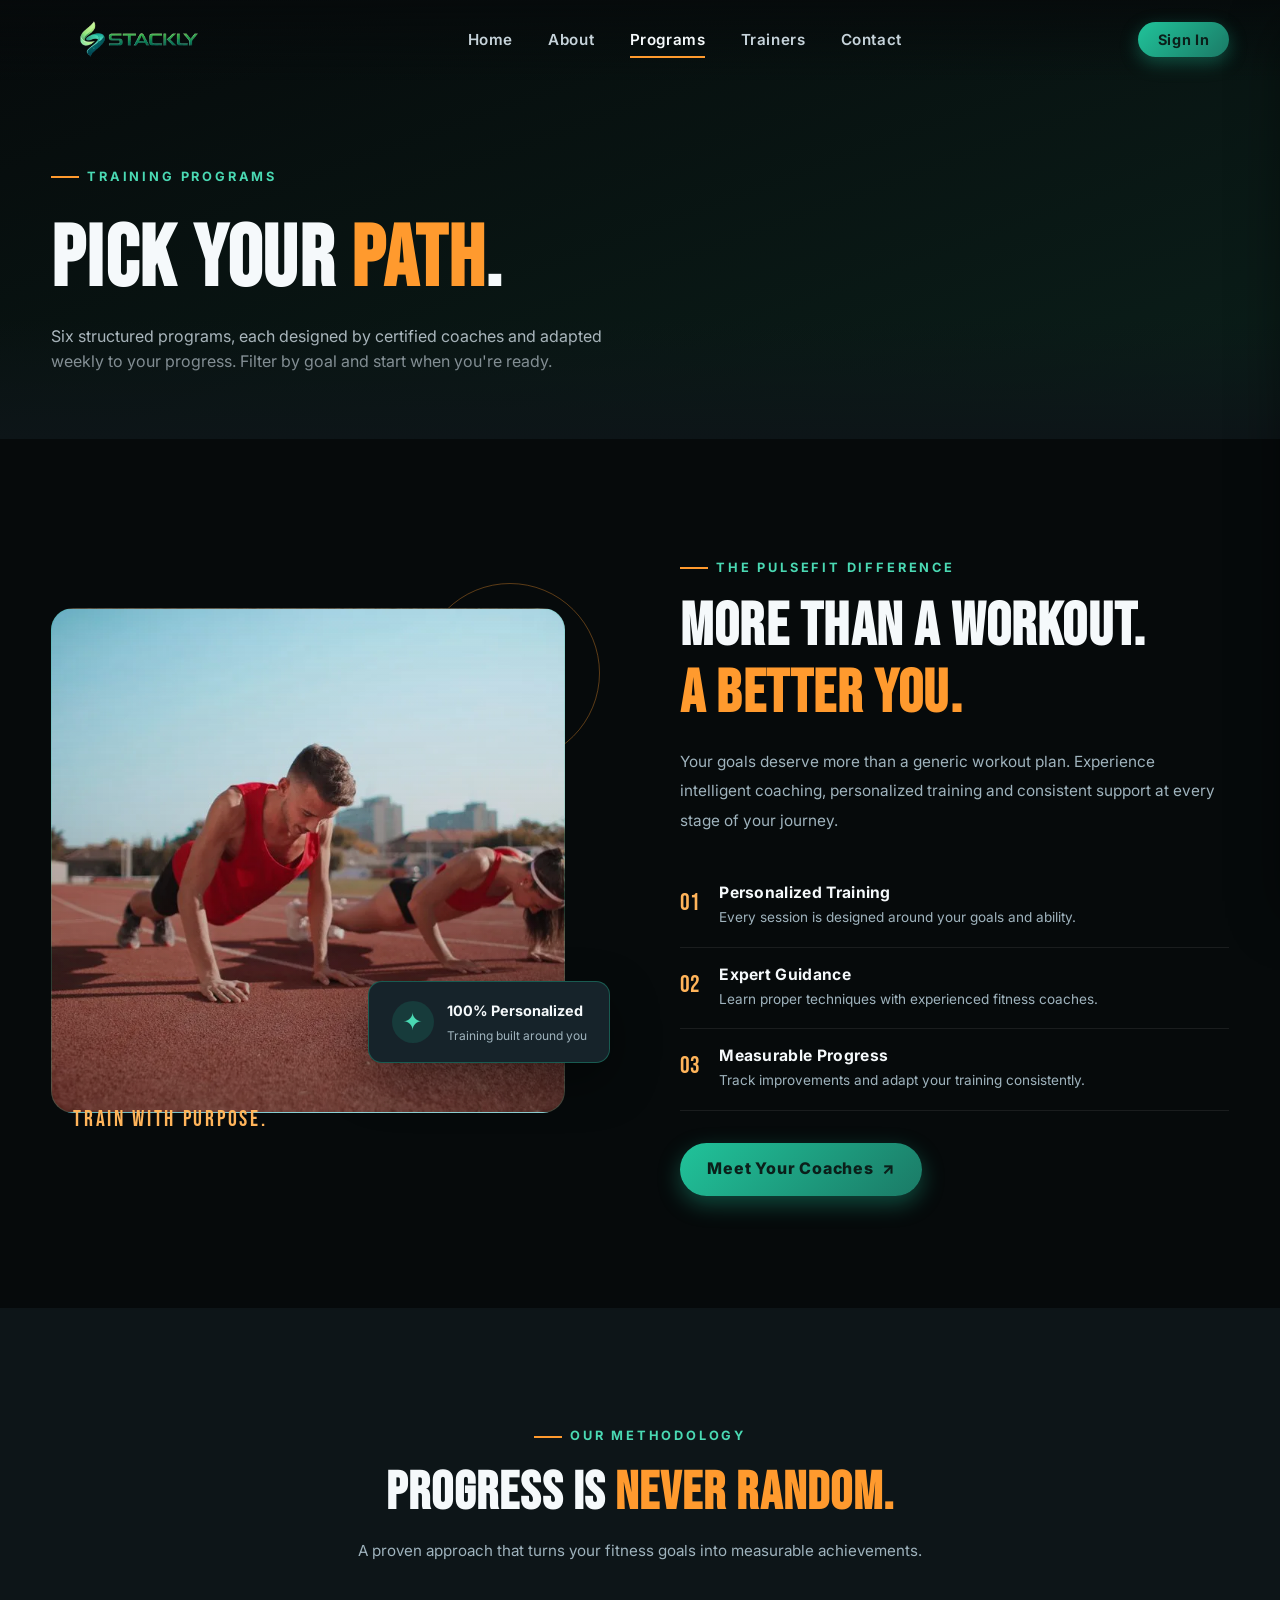
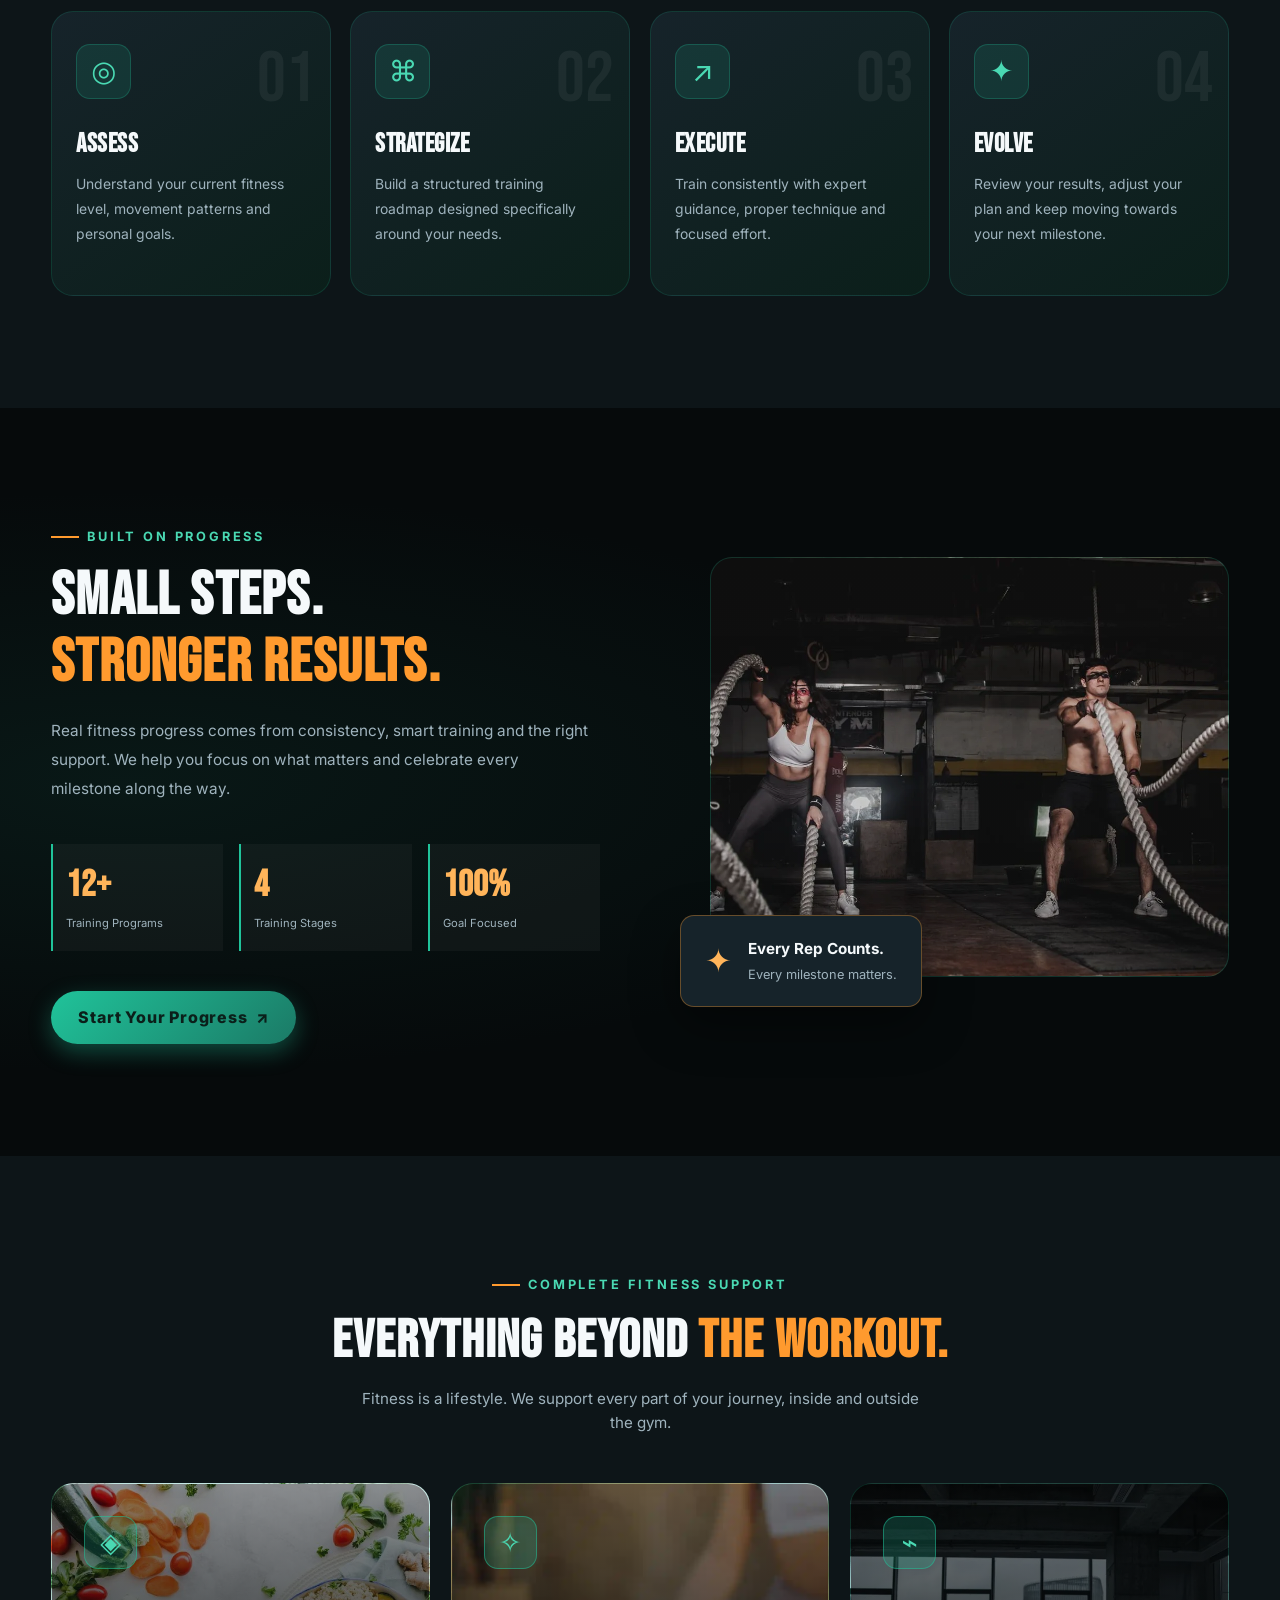
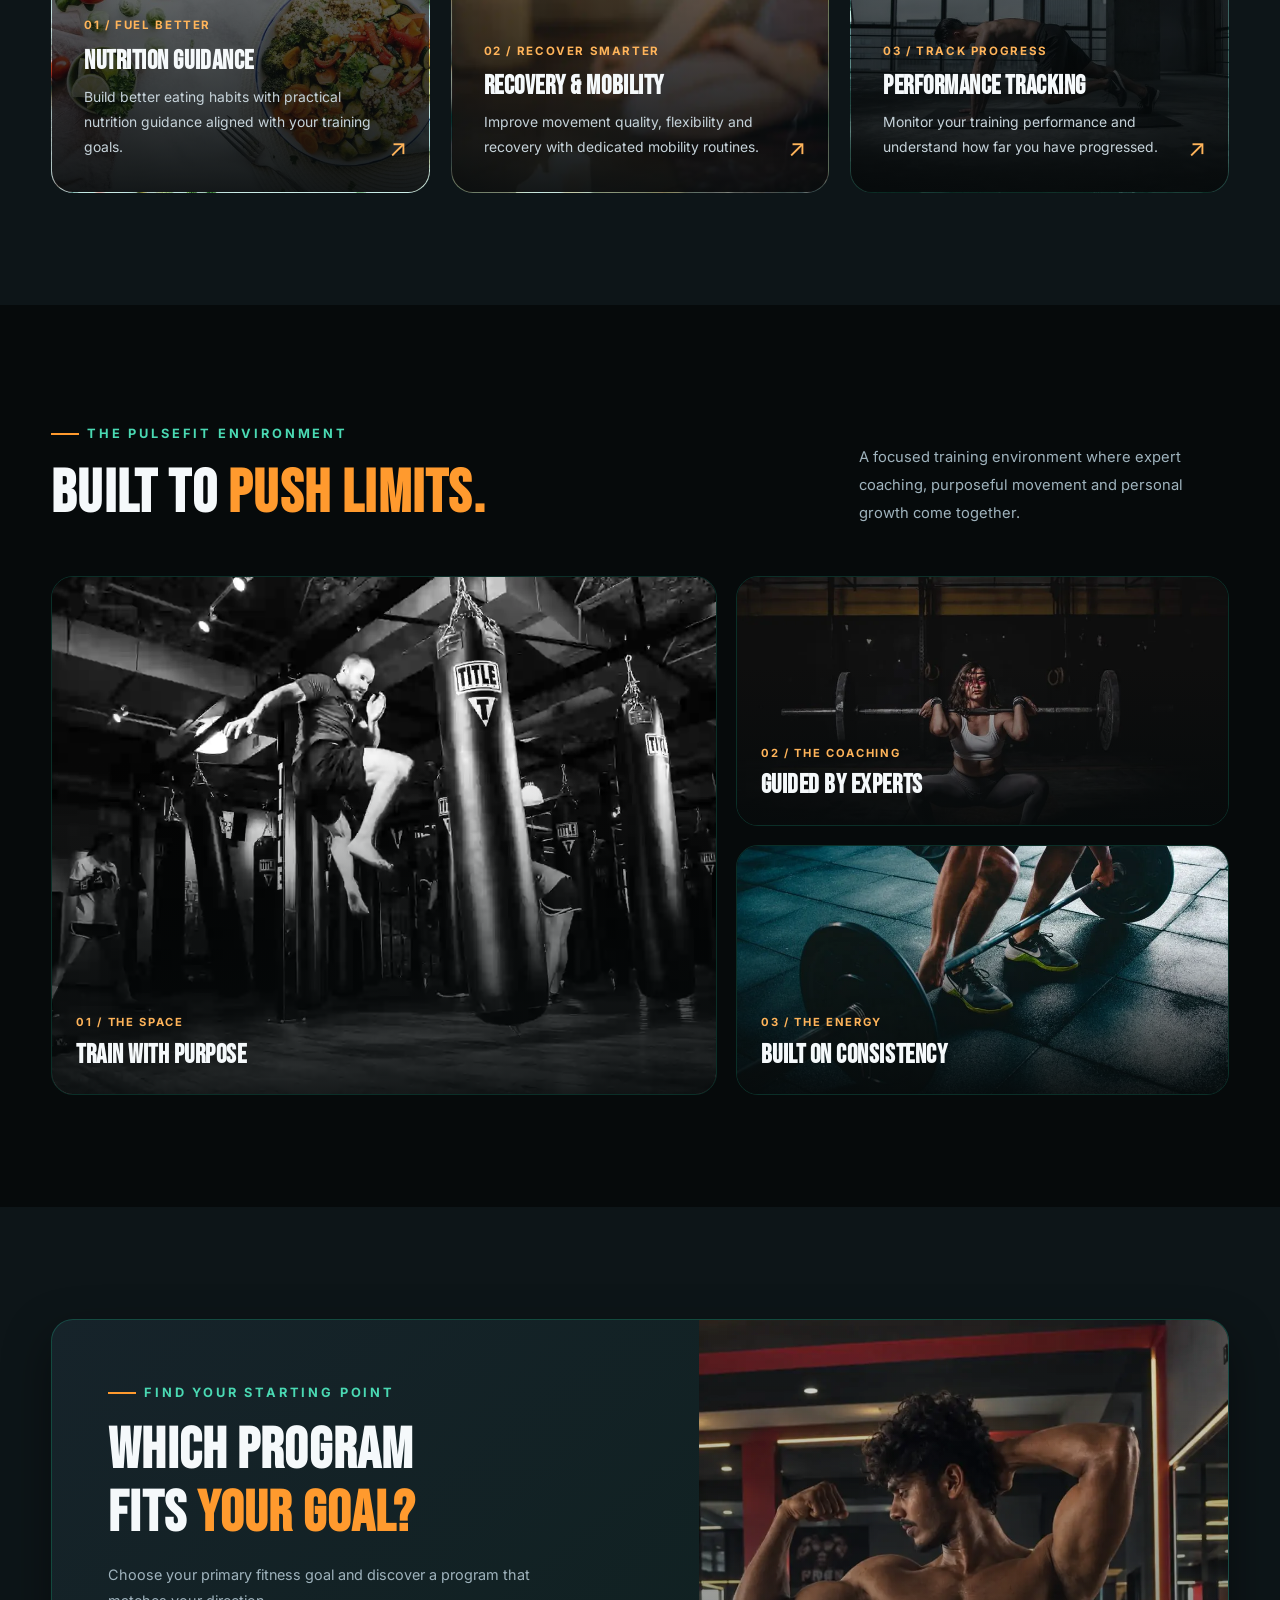
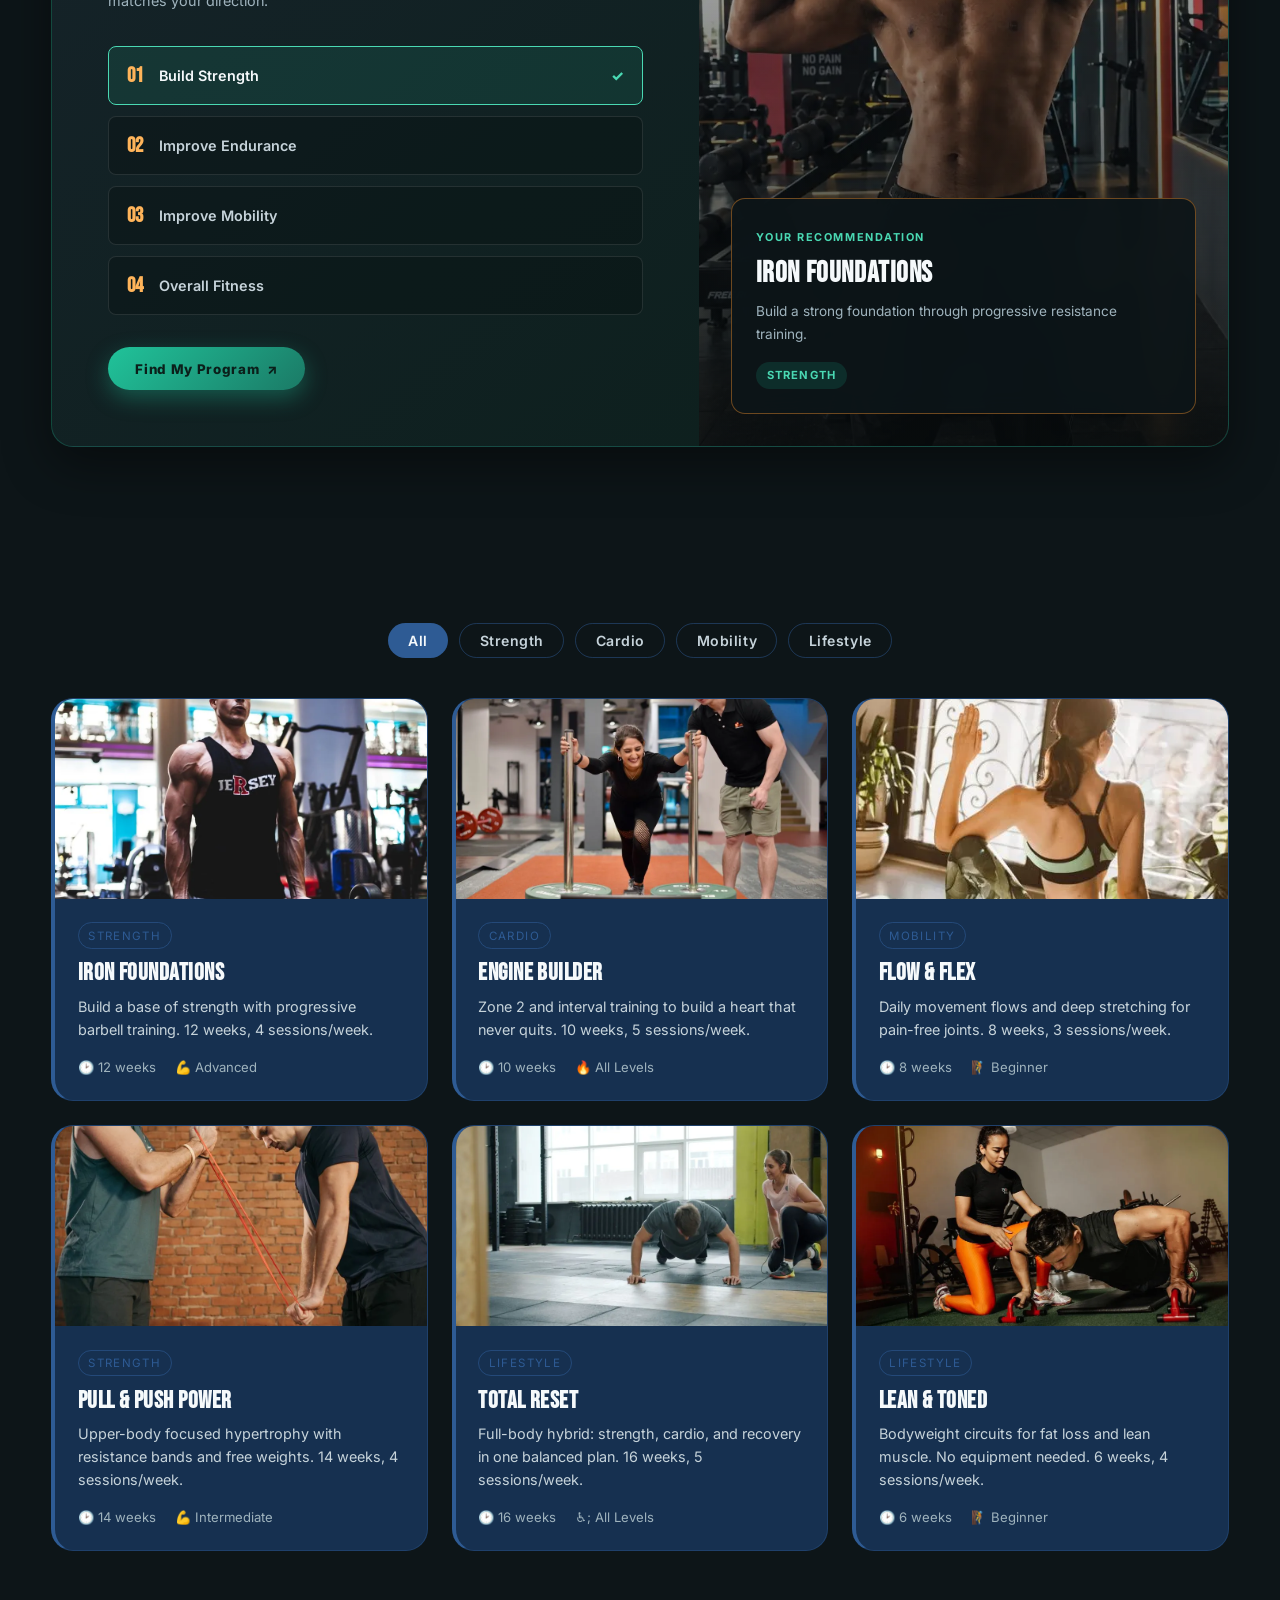
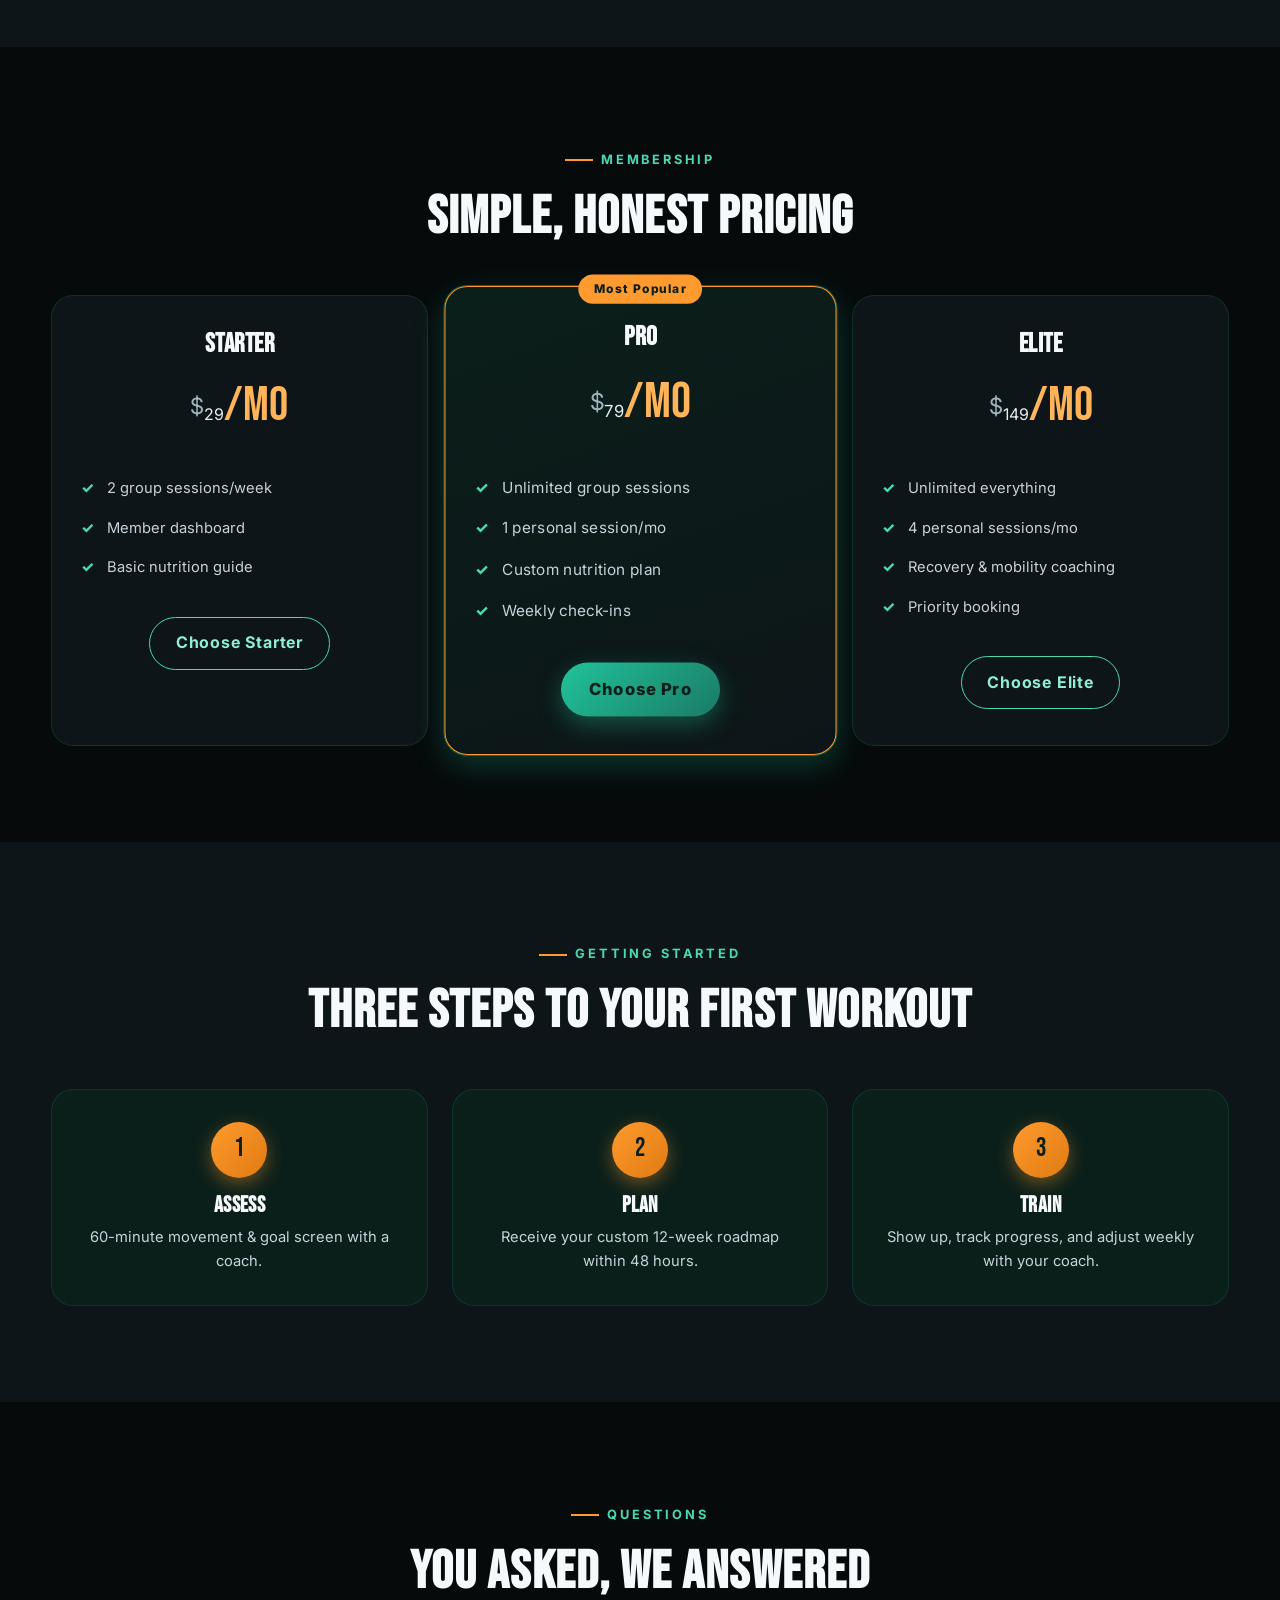
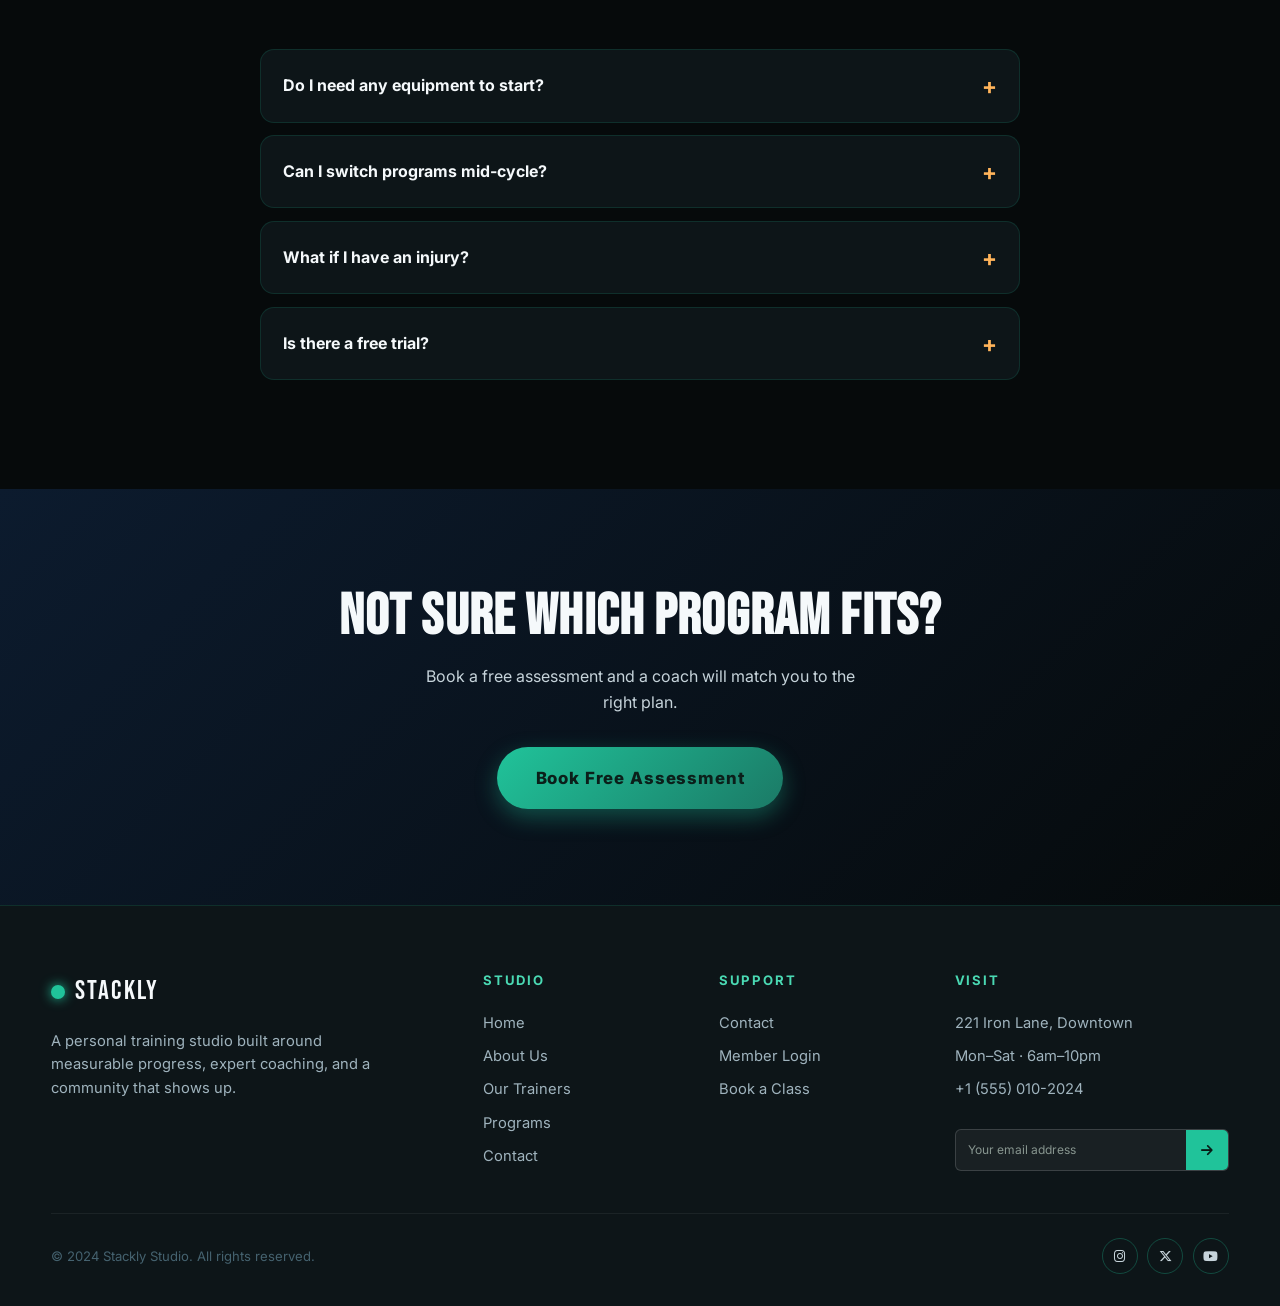
<file: programs.html>
<!DOCTYPE html>
<html lang="en">
<head>
<meta charset="UTF-8" />
<meta name="viewport" content="width=device-width, initial-scale=1.0" />
<title>Programs — PulseFit</title>
<link rel="preconnect" href="https://fonts.googleapis.com">
<link href="https://fonts.googleapis.com/css2?family=Bebas+Neue&family=Inter:wght@400;500;600;700;800&display=swap" rel="stylesheet">
<link rel="stylesheet"
  href="https://cdnjs.cloudflare.com/ajax/libs/font-awesome/6.5.2/css/all.min.css">
<link rel="stylesheet" href="css/theme.css" />
<link rel="stylesheet" href="css/programs.css" />
</head>
<body>

<header class="site-header">
  <div class="container nav">
    <a href="index.html" class="logo">
      <img src="images/logo.webp" alt="Stackly Logo">
    </a>
    <nav class="nav-links">
      <a href="index.html">Home</a>
      <a href="about.html">About</a>
      <a href="programs.html">Programs</a>
      <a href="trainers.html">Trainers</a>
      <a href="contact.html">Contact</a>
    </nav>
    <button class="nav-cta" data-login>Sign In</button>
    <button class="nav-toggle" aria-label="Open menu"><span></span><span></span><span></span></button>
  </div>
</header>

<!-- OFF-CANVAS -->
<aside class="offcanvas">
  <div class="oc-links">
    <a href="index.html" class="active">Home</a>
    <a href="about.html">About</a>
    <a href="programs.html">Programs</a>
    <a href="trainers.html">Trainers</a>
    <a href="contact.html">Contact</a>
  </div>

  <a href="#" class="oc-login" data-login>
    <i class="fa-solid fa-user"></i>
    Sign In
  </a>

  <!-- CONTACT INFORMATION -->
  <div class="oc-contact">
    <h4>Get In Touch</h4>

    <a href="tel:+15550102024">
      <i class="fa-solid fa-phone"></i>
      <span>+1 (555) 010-2024</span>
    </a>

    <a href="mailto:hello@stackly.com">
      <i class="fa-solid fa-envelope"></i>
      <span>hello@stackly.com</span>
    </a>

    <div class="oc-address">
      <i class="fa-solid fa-location-dot"></i>
      <span>221 Iron Lane, Downtown</span>
    </div>

    <div class="oc-hours">
      <i class="fa-regular fa-clock"></i>
      <span>Mon–Sat · 6am–10pm</span>
    </div>
  </div>

  <!-- SOCIAL LINKS -->
  <div class="oc-socials">
    <a href="#" aria-label="Instagram"><i class="fa-brands fa-instagram"></i></a>
    <a href="#" aria-label="X"><i class="fa-brands fa-x-twitter"></i></a>
    <a href="#" aria-label="YouTube"><i class="fa-brands fa-youtube"></i></a>
    <a href="#" aria-label="TikTok"><i class="fa-brands fa-tiktok"></i></a>
  </div>
</aside>
<div class="overlay"></div>

<!-- ========================== Login modal ============================ -->

<div class="login-modal" role="dialog" aria-modal="true">
  <div class="login-card">
    <button class="login-close" aria-label="Close login">&times;</button>
    <h3>Welcome Back</h3>
    <p class="sub">Choose how you're signing in today.</p>
    <div class="role-selector">
      <div class="role-option active"><span class="icon">&#127939;</span><span class="label">Member</span></div>
      <div class="role-option"><span class="icon">&#128105;&#8205;&#127901;</span><span class="label">Trainer</span></div>
    </div>
    <form onsubmit="event.preventDefault(); alert('Signed in (demo).');">
      <div class="field"><label>Email</label><input type="email" placeholder="you@pulsefit.com" required></div>
      <div class="field"><label>Password</label><input type="password" placeholder="••••••••" required></div>
      <button class="login-submit" type="submit">Start Training</button>
    </form>
    <p class="login-alt">New here? <a href="#" data-login>Create an account</a></p>
  </div>
</div>

<main>
  <!-- 1. PROGRAMS HERO -->
  <section class="prog-hero">
    <div class="container">
      <span class="eyebrow reveal">Training Programs</span>
      <h1 class="reveal d1">Pick Your <span class="accent">Path</span>.</h1>
      <p class="reveal d2">Six structured programs, each designed by certified coaches and adapted weekly to your progress. Filter by goal and start when you're ready.</p>
    </div>
  </section>


<!-- PREMIUM SECTION 1: PERSONAL COACHING -->
<section class="coach-experience">
  <div class="container coach-layout">

    <div class="coach-visual reveal">
      <div class="coach-main-img"></div>
      <div class="coach-floating-card">
        <span class="cf-icon">✦</span>
        <div>
          <strong>100% Personalized</strong>
          <small>Training built around you</small>
        </div>
      </div>
      <div class="coach-image-label">TRAIN WITH PURPOSE.</div>
    </div>

    <div class="coach-content reveal d1">
      <span class="eyebrow">The PULSEFIT Difference</span>
      <h2>More Than A Workout.<br><span class="accent">A Better You.</span></h2>

      <p class="coach-intro">
        Your goals deserve more than a generic workout plan.
        Experience intelligent coaching, personalized training
        and consistent support at every stage of your journey.
      </p>

      <div class="coach-points">
        <div class="coach-point">
          <span>01</span>
          <div>
            <h4>Personalized Training</h4>
            <p>Every session is designed around your goals and ability.</p>
          </div>
        </div>

        <div class="coach-point">
          <span>02</span>
          <div>
            <h4>Expert Guidance</h4>
            <p>Learn proper techniques with experienced fitness coaches.</p>
          </div>
        </div>

        <div class="coach-point">
          <span>03</span>
          <div>
            <h4>Measurable Progress</h4>
            <p>Track improvements and adapt your training consistently.</p>
          </div>
        </div>
      </div>

      <a href="error.html" class="btn-primary coach-btn">
        Meet Your Coaches <span>↗</span>
      </a>
    </div>

  </div>
</section>


<!-- PREMIUM SECTION 2: TRAINING METHODOLOGY -->
<section class="method-sec">
  <div class="container">

    <div class="section-head reveal">
      <span class="eyebrow">Our Methodology</span>
      <h2>Progress Is <span class="accent">Never Random.</span></h2>
      <p class="method-sub">
        A proven approach that turns your fitness goals into
        measurable achievements.
      </p>
    </div>

    <div class="method-grid">

      <article class="method-card reveal">
        <span class="method-number">01</span>
        <div class="method-icon">◎</div>
        <h3>Assess</h3>
        <p>
          Understand your current fitness level, movement patterns
          and personal goals.
        </p>
        <span class="method-line"></span>
      </article>

      <article class="method-card reveal d1">
        <span class="method-number">02</span>
        <div class="method-icon">⌘</div>
        <h3>Strategize</h3>
        <p>
          Build a structured training roadmap designed specifically
          around your needs.
        </p>
        <span class="method-line"></span>
      </article>

      <article class="method-card reveal d2">
        <span class="method-number">03</span>
        <div class="method-icon">↗</div>
        <h3>Execute</h3>
        <p>
          Train consistently with expert guidance, proper technique
          and focused effort.
        </p>
        <span class="method-line"></span>
      </article>

      <article class="method-card reveal d3">
        <span class="method-number">04</span>
        <div class="method-icon">✦</div>
        <h3>Evolve</h3>
        <p>
          Review your results, adjust your plan and keep moving
          towards your next milestone.
        </p>
        <span class="method-line"></span>
      </article>

    </div>
  </div>
</section>


<!-- PREMIUM SECTION 3: RESULTS -->
<section class="results-sec">
  <div class="container results-layout">

    <div class="results-content reveal">
      <span class="eyebrow">Built On Progress</span>
      <h2>Small Steps.<br><span class="accent">Stronger Results.</span></h2>

      <p>
        Real fitness progress comes from consistency, smart training
        and the right support. We help you focus on what matters
        and celebrate every milestone along the way.
      </p>

      <div class="results-stats">
        <div class="result-stat">
          <strong data-count="12" data-suffix="+">0</strong>
          <span>Training Programs</span>
        </div>

        <div class="result-stat">
          <strong data-count="4" data-suffix="">0</strong>
          <span>Training Stages</span>
        </div>

        <div class="result-stat">
          <strong data-count="100" data-suffix="%">0</strong>
          <span>Goal Focused</span>
        </div>
      </div>

      <a href="error.html" class="btn-primary">
        Start Your Progress <span>↗</span>
      </a>
    </div>

    <div class="results-visual reveal d1">
      <div class="results-photo"></div>

      <div class="results-overlay-card">
        <span class="result-star">✦</span>
        <div>
          <strong>Every Rep Counts.</strong>
          <small>Every milestone matters.</small>
        </div>
      </div>
    </div>

  </div>
</section>


<!-- PREMIUM SECTION 4: BEYOND WORKOUTS -->
<section class="wellness-sec">
  <div class="container">

    <div class="section-head reveal">
      <span class="eyebrow">Complete Fitness Support</span>
      <h2>Everything Beyond <span class="accent">The Workout.</span></h2>
      <p class="method-sub">
        Fitness is a lifestyle. We support every part of your
        journey, inside and outside the gym.
      </p>
    </div>

    <div class="wellness-grid">

      <article class="wellness-card nutrition reveal">
        <div class="wellness-icon">◈</div>
        <div class="wellness-info">
          <span>01 / FUEL BETTER</span>
          <h3>Nutrition Guidance</h3>
          <p>
            Build better eating habits with practical nutrition
            guidance aligned with your training goals.
          </p>
        </div>
        <span class="wellness-arrow">↗</span>
      </article>

      <article class="wellness-card recovery reveal d1">
        <div class="wellness-icon">✧</div>
        <div class="wellness-info">
          <span>02 / RECOVER SMARTER</span>
          <h3>Recovery & Mobility</h3>
          <p>
            Improve movement quality, flexibility and recovery
            with dedicated mobility routines.
          </p>
        </div>
        <span class="wellness-arrow">↗</span>
      </article>

      <article class="wellness-card tracking reveal d2">
        <div class="wellness-icon">⌁</div>
        <div class="wellness-info">
          <span>03 / TRACK PROGRESS</span>
          <h3>Performance Tracking</h3>
          <p>
            Monitor your training performance and understand
            how far you have progressed.
          </p>
        </div>
        <span class="wellness-arrow">↗</span>
      </article>

    </div>
  </div>
</section>


<!-- PREMIUM SECTION 5: STUDIO EXPERIENCE -->
<section class="studio-sec">
  <div class="container">

    <div class="studio-heading reveal">
      <div>
        <span class="eyebrow">The PULSEFIT Environment</span>
        <h2>Built To <span class="accent">Push Limits.</span></h2>
      </div>

      <p>
        A focused training environment where expert coaching,
        purposeful movement and personal growth come together.
      </p>
    </div>

    <div class="studio-gallery">

      <div class="studio-item studio-large reveal">
        <div class="studio-img studio-img-one"></div>
        <div class="studio-caption">
          <span>01 / THE SPACE</span>
          <h3>Train With Purpose</h3>
        </div>
      </div>

      <div class="studio-item studio-small reveal d1">
        <div class="studio-img studio-img-two"></div>
        <div class="studio-caption">
          <span>02 / THE COACHING</span>
          <h3>Guided By Experts</h3>
        </div>
      </div>

      <div class="studio-item studio-small reveal d2">
        <div class="studio-img studio-img-three"></div>
        <div class="studio-caption">
          <span>03 / THE ENERGY</span>
          <h3>Built On Consistency</h3>
        </div>
      </div>

    </div>
  </div>
</section>


<!-- PREMIUM SECTION 6: PROGRAM MATCHER -->
<section class="matcher-sec">
  <div class="container">

    <div class="matcher-box reveal">

      <div class="matcher-content">
        <span class="eyebrow">Find Your Starting Point</span>
        <h2>Which Program<br>Fits <span class="accent">Your Goal?</span></h2>
        <p>
          Choose your primary fitness goal and discover a
          program that matches your direction.
        </p>

        <div class="matcher-options">
          <button class="match-option active" data-goal="strength">
            <span>01</span> Build Strength
            <span class="match-check">✓</span>
          </button>

          <button class="match-option" data-goal="cardio">
            <span>02</span> Improve Endurance
            <span class="match-check">✓</span>
          </button>

          <button class="match-option" data-goal="mobility">
            <span>03</span> Improve Mobility
            <span class="match-check">✓</span>
          </button>

          <button class="match-option" data-goal="lifestyle">
            <span>04</span> Overall Fitness
            <span class="match-check">✓</span>
          </button>
        </div>

        <button class="btn-primary match-submit" id="findProgram">
          Find My Program <span>↗</span>
        </button>
      </div>

      <div class="matcher-visual">
        <div class="matcher-image"></div>

        <div class="match-result" id="matchResult" aria-live="polite">
          <span class="match-result-label">YOUR RECOMMENDATION</span>
          <h3 id="matchTitle">Iron Foundations</h3>
          <p id="matchDescription">
            Build a strong foundation through progressive resistance training.
          </p>
          <span class="match-result-tag" id="matchTag">STRENGTH</span>
        </div>
      </div>

    </div>
  </div>
</section>


  <!-- 2. FILTER + CARDS -->
  <section class="prog-cards-sec">
    <div class="container">
      <div class="filters reveal">
        <button class="filter-btn active" data-filter="all">All</button>
        <button class="filter-btn" data-filter="strength">Strength</button>
        <button class="filter-btn" data-filter="cardio">Cardio</button>
        <button class="filter-btn" data-filter="mobility">Mobility</button>
        <button class="filter-btn" data-filter="lifestyle">Lifestyle</button>
      </div>
      <div class="prog-grid">
        <article class="prog-card reveal" data-cat="strength">
          <div class="pc-img" style="background-image:url('images/img3.webp')"></div>
          <div class="pc-body">
            <span class="tag">Strength</span>
            <h3>Iron Foundations</h3>
            <p>Build a base of strength with progressive barbell training. 12 weeks, 4 sessions/week.</p>
            <div class="pc-meta"><span>&#128337; 12 weeks</span><span>&#128170; Advanced</span></div>
          </div>
        </article>
        <article class="prog-card reveal d1" data-cat="cardio">
          <div class="pc-img" style="background-image:url('images/img21.webp')"></div>
          <div class="pc-body">
            <span class="tag">Cardio</span>
            <h3>Engine Builder</h3>
            <p>Zone 2 and interval training to build a heart that never quits. 10 weeks, 5 sessions/week.</p>
            <div class="pc-meta"><span>&#128337; 10 weeks</span><span>&#128293; All Levels</span></div>
          </div>
        </article>
        <article class="prog-card reveal d2" data-cat="mobility">
          <div class="pc-img" style="background-image:url('images/img4.webp')"></div>
          <div class="pc-body">
            <span class="tag">Mobility</span>
            <h3>Flow &amp; Flex</h3>
            <p>Daily movement flows and deep stretching for pain-free joints. 8 weeks, 3 sessions/week.</p>
            <div class="pc-meta"><span>&#128337; 8 weeks</span><span>&#129495; Beginner</span></div>
          </div>
        </article>
        <article class="prog-card reveal" data-cat="strength">
          <div class="pc-img" style="background-image:url('images/img20.webp')"></div>
          <div class="pc-body">
            <span class="tag">Strength</span>
            <h3>Pull &amp; Push Power</h3>
            <p>Upper-body focused hypertrophy with resistance bands and free weights. 14 weeks, 4 sessions/week.</p>
            <div class="pc-meta"><span>&#128337; 14 weeks</span><span>&#128170; Intermediate</span></div>
          </div>
        </article>
        <article class="prog-card reveal d1" data-cat="lifestyle">
          <div class="pc-img" style="background-image:url('images/img23.webp')"></div>
          <div class="pc-body">
            <span class="tag">Lifestyle</span>
            <h3>Total Reset</h3>
            <p>Full-body hybrid: strength, cardio, and recovery in one balanced plan. 16 weeks, 5 sessions/week.</p>
            <div class="pc-meta"><span>&#128337; 16 weeks</span><span>&#9855;; All Levels</span></div>
          </div>
        </article>
        <article class="prog-card reveal d2" data-cat="lifestyle">
          <div class="pc-img" style="background-image:url('images/img5.webp')"></div>
          <div class="pc-body">
            <span class="tag">Lifestyle</span>
            <h3>Lean &amp; Toned</h3>
            <p>Bodyweight circuits for fat loss and lean muscle. No equipment needed. 6 weeks, 4 sessions/week.</p>
            <div class="pc-meta"><span>&#128337; 6 weeks</span><span>&#129495; Beginner</span></div>
          </div>
        </article>
      </div>
    </div>
  </section>

  <!-- 3. PRICING -->
  <section class="pricing">
    <div class="container">
      <div class="section-head reveal"><span class="eyebrow">Membership</span><h2>Simple, Honest Pricing</h2></div>
      <div class="price-grid">
        <div class="price-card reveal">
          <h3>Starter</h3>
          <div class="price"><span class="cur">$</span>29<span class="per">/mo</span></div>
          <ul><li>2 group sessions/week</li><li>Member dashboard</li><li>Basic nutrition guide</li></ul>
          <a href="error.html" class="btn-outline">Choose Starter</a>
        </div>
        <div class="price-card featured reveal d1">
          <span class="badge">Most Popular</span>
          <h3>Pro</h3>
          <div class="price"><span class="cur">$</span>79<span class="per">/mo</span></div>
          <ul><li>Unlimited group sessions</li><li>1 personal session/mo</li><li>Custom nutrition plan</li><li>Weekly check-ins</li></ul>
          <a href="error.html" class="btn-primary">Choose Pro</a>
        </div>
        <div class="price-card reveal d2">
          <h3>Elite</h3>
          <div class="price"><span class="cur">$</span>149<span class="per">/mo</span></div>
          <ul><li>Unlimited everything</li><li>4 personal sessions/mo</li><li>Recovery &amp; mobility coaching</li><li>Priority booking</li></ul>
          <a href="error.html" class="btn-outline">Choose Elite</a>
        </div>
      </div>
    </div>
  </section>

  <!-- 4. HOW IT WORKS -->
  <section class="how-sec">
    <div class="container">
      <div class="section-head reveal"><span class="eyebrow">Getting Started</span><h2>Three Steps To Your First Workout</h2></div>
      <div class="how-grid">
        <div class="how-card reveal"><span class="step">1</span><h3>Assess</h3><p>60-minute movement &amp; goal screen with a coach.</p></div>
        <div class="how-card reveal d1"><span class="step">2</span><h3>Plan</h3><p>Receive your custom 12-week roadmap within 48 hours.</p></div>
        <div class="how-card reveal d2"><span class="step">3</span><h3>Train</h3><p>Show up, track progress, and adjust weekly with your coach.</p></div>
      </div>
    </div>
  </section>

  <!-- 5. FAQ -->
  <section class="faq-sec">
    <div class="container">
      <div class="section-head reveal"><span class="eyebrow">Questions</span><h2>You Asked, We Answered</h2></div>
      <div class="faq-list">
        <details class="faq-item reveal"><summary>Do I need any equipment to start?</summary><p>No. Several programs are fully bodyweight. Your coach will recommend equipment only when your plan calls for it.</p></details>
        <details class="faq-item reveal d1"><summary>Can I switch programs mid-cycle?</summary><p>Yes. Your membership includes unlimited program changes. Your coach will help you transition without losing progress.</p></details>
        <details class="faq-item reveal d2"><summary>What if I have an injury?</summary><p>Every program begins with a movement screen. We adapt or refer you out — your safety comes first.</p></details>
        <details class="faq-item reveal d3"><summary>Is there a free trial?</summary><p>Yes — your first assessment session is completely free, no membership required.</p></details>
      </div>
    </div>
  </section>

  <!-- 6. CTA -->
  <section class="prog-cta">
    <div class="container cta-inner reveal">
      <h2>Not Sure Which Program Fits?</h2>
      <p>Book a free assessment and a coach will match you to the right plan.</p>
      <a href="error.html" class="btn-primary big">Book Free Assessment</a>
    </div>
  </section>
</main>

<!-- FOOTER -->
<footer class="site-footer">
  <div class="container">
    <div class="footer-grid">
      <div class="footer-brand">
        <a href="index.html" class="logo"><span class="pulse-dot"></span>Stackly</a>
        <p>A personal training studio built around measurable progress, expert coaching, and a community that shows up.</p>
      </div>
      <div class="footer-col">
        <h5>Studio</h5>
        <a href="error.html">Home</a>
        <a href="error.html">About Us</a>
        <a href="error.html">Our Trainers</a>
        <a href="error.html">Programs</a>
        <a href="error.html">Contact</a>
      </div>
      <div class="footer-col">
        <h5>Support</h5>
        <a href="error.html">Contact</a>
        <a href="error.html" data-login>Member Login</a>
        <a href="error.html">Book a Class</a>
      </div>

      <div class="footer-col">
        <h5>Visit</h5>
        <li>221 Iron Lane, Downtown</li>
        <li>Mon–Sat · 6am–10pm</li>
        <li>+1 (555) 010-2024</li>

        <!-- NEWSLETTER -->
        <div class="footer-newsletter">
          <!-- <h5>Stay Updated</h5>
          <p>Get fitness tips and exclusive updates.</p> -->
      
          <form class="newsletter-form">
            <input
              type="email"
              placeholder="Your email address"
              aria-label="Your email address"
              required
            >
            <button type="submit" aria-label="Subscribe">
              <i class="fa-solid fa-arrow-right"></i>
            </button>
          </form>
        </div>
      </div>

    </div>
    <div class="footer-bottom">
      <span>&copy; 2024 Stackly Studio. All rights reserved.</span>
      <div class="socials">
        <a href="#" aria-label="Instagram">
          <i class="fa-brands fa-instagram"></i>
        </a>

        <a href="#" aria-label="X">
          <i class="fa-brands fa-x-twitter"></i>
        </a>
      
        <a href="#" aria-label="YouTube">
          <i class="fa-brands fa-youtube"></i>
        </a>
      </div>
    </div>
  </div>
</footer>

<script src="js/theme.js"></script>
<script src="js/programs.js"></script>
</body>
</html>
</file>
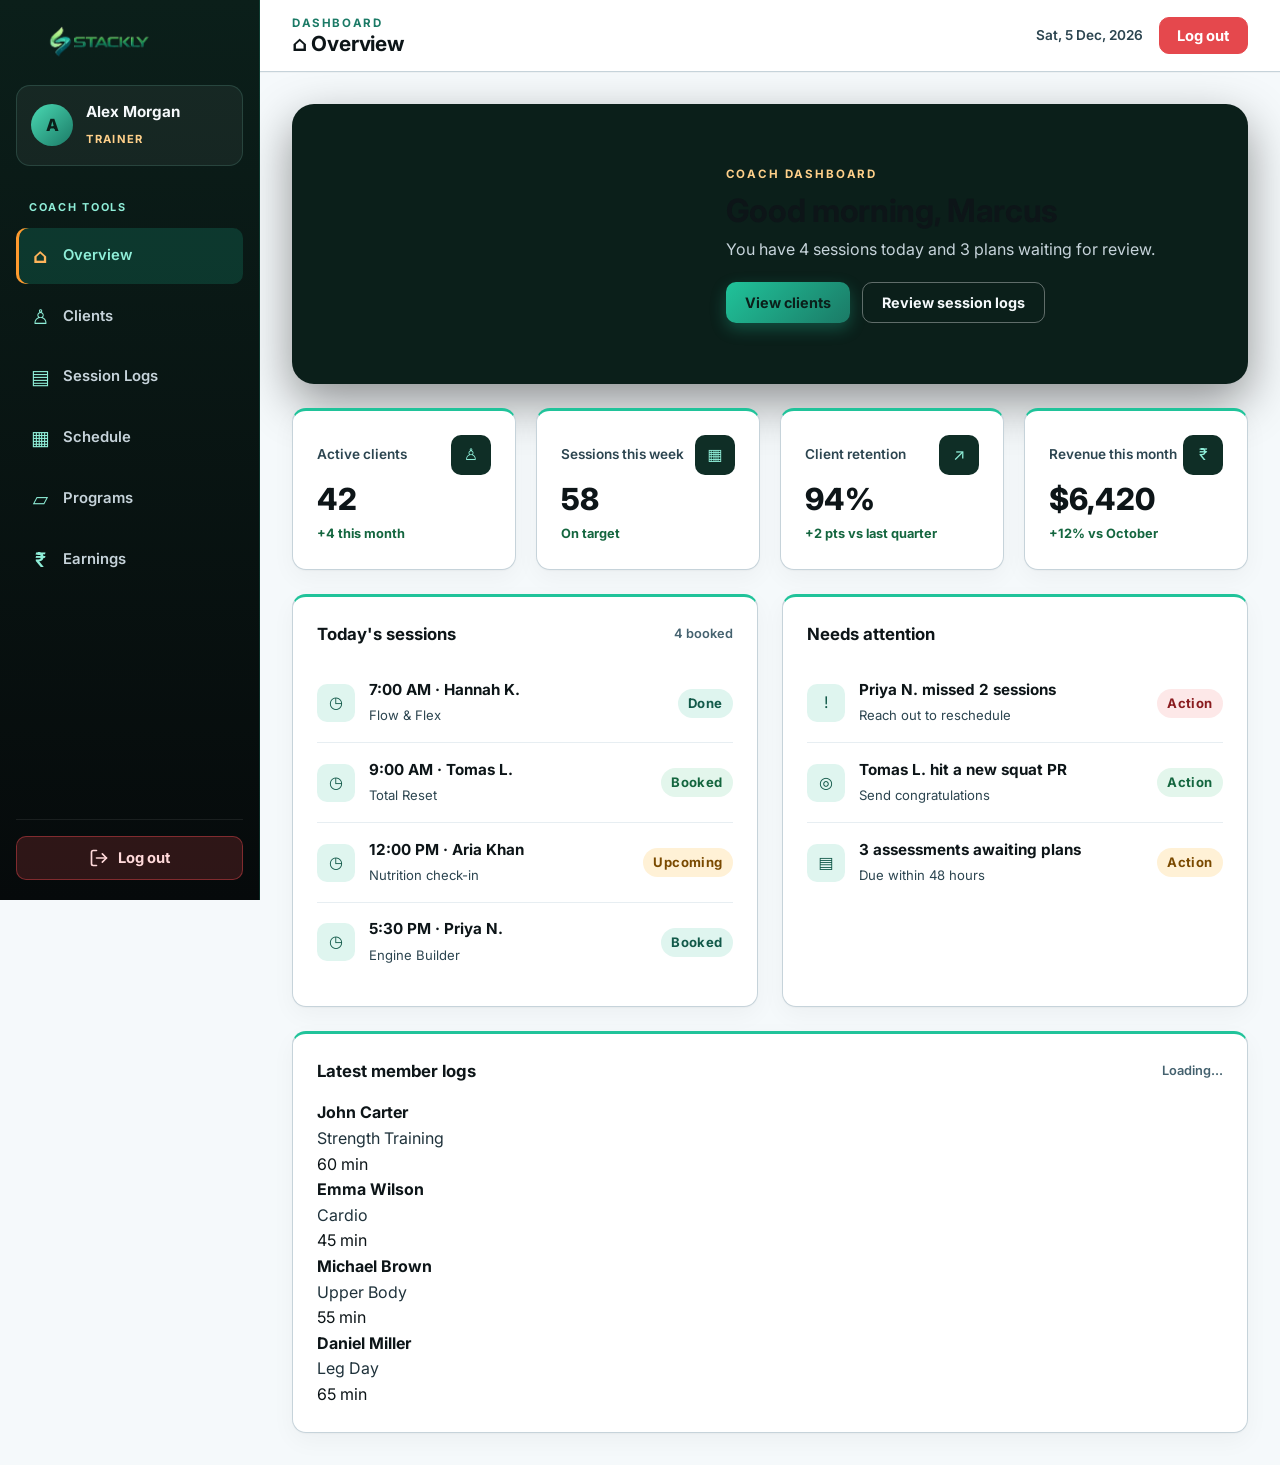
<file: trainer-dashboard.html>
<!DOCTYPE html>
<html lang="en">
<head>
<meta charset="UTF-8" />
<meta name="viewport" content="width=device-width, initial-scale=1.0" />
<title>Trainer Dashboard — PulseFit</title>
<link rel="preconnect" href="https://fonts.googleapis.com">
<link href="https://fonts.googleapis.com/css2?family=Bebas+Neue&family=Inter:wght@400;600;700&display=swap" rel="stylesheet">
<link rel="stylesheet" href="css/theme.css" />
<link rel="stylesheet" href="css/trainer-dashboard.css" />
</head>
<body class="dash">

<div class="overlay" id="overlay"></div>

<aside class="sidebar" id="sidebar" aria-label="Dashboard navigation">
  <div class="sb-brand">
    <a href="index.html" class="logo">
      <img src="images/logo.webp" alt="Stackly Logo">
    </a>
  </div>
  <div class="sb-user">
    <div class="sb-avatar avatar" id="sbAvatar">A</div>
    <div>
      <strong id="sbName" class="profileName">Alex Morgan</strong>
      <span id="sbRole">Member</span>
    </div>
  </div>
<!-- ==================== SIDEBAR NAV ==================== -->
<nav class="sb-nav" id="sbNav">
  <span class="sb-nav-label">Coach tools</span>

  <a href="#overview" class="nav-item active" data-id="overview">
    <span class="nav-symbol">⌂</span>
    <span>Overview</span>
  </a>

  <a href="#clients" class="nav-item" data-id="clients">
    <span class="nav-symbol">♙</span>
    <span>Clients</span>
  </a>

  <a href="#logs" class="nav-item" data-id="logs">
    <span class="nav-symbol">▤</span>
    <span>Session Logs</span>
  </a>

  <a href="#schedule" class="nav-item" data-id="schedule">
    <span class="nav-symbol">▦</span>
    <span>Schedule</span>
  </a>

  <a href="#programs" class="nav-item" data-id="programs">
    <span class="nav-symbol">▱</span>
    <span>Programs</span>
  </a>

  <a href="#earnings" class="nav-item" data-id="earnings">
    <span class="nav-symbol">₹</span>
    <span>Earnings</span>
  </a>
</nav>

  <div class="sb-foot">
    <button class="logout-btn" type="button" data-logout>
      <svg class="ic" viewBox="0 0 24 24" fill="none" stroke="currentColor" stroke-width="2" stroke-linecap="round" stroke-linejoin="round" aria-hidden="true"><path d="M9 21H5a2 2 0 0 1-2-2V5a2 2 0 0 1 2-2h4"/><polyline points="16 17 21 12 16 7"/><line x1="21" y1="12" x2="9" y2="12"/></svg>
      <span>Log out</span>
    </button>
  </div>
</aside>

<div class="main-wrap">
  <header class="topbar">
    <button class="menu-btn" id="menuBtn" type="button" aria-label="Open menu" aria-expanded="false" aria-controls="sidebar">
      <span></span><span></span><span></span>
    </button>
    <div class="top-title">
      <span class="crumb" id="crumb">Dashboard</span>
      <h1 id="pageTitle">Overview</h1>
    </div>
    <div class="top-actions">
      <span class="top-date" id="todayLabel"></span>
      <button class="logout-btn logout-top" type="button" data-logout>Log out</button>
    </div>
  </header>

  <!-- =============================== MAIN PAGES ======================================== -->

<main class="content" id="view">

  <!-- =================================
       01. OVERVIEW
  ================================== -->
  <section class="dash-page" data-page="overview">

    <section class="hero-card trainer-hero">
      <div class="hero-img"
        style="background-image:url('https://images.pexels.com/photos/4853322/pexels-photo-4853322.jpeg?auto=compress&cs=tinysrgb&h=650&w=940')">
      </div>

      <div class="hero-body">
        <span class="eyebrow-sm">COACH DASHBOARD</span>
        <h2>Good morning, Marcus</h2>
        <p>You have 4 sessions today and 3 plans waiting for review.</p>

        <div class="hero-actions">
          <button class="btn-primary" data-go="clients">
            View clients
          </button>

          <button class="btn-ghost" onclick="window.location.href='dashboardError.html'"> <!-- data-go="logs" -->
            Review session logs
          </button>
        </div>
      </div>
    </section>

    <!-- KPI -->
    <div class="grid-kpi trainer-kpis">

      <div class="card kpi">
        <div class="kpi-top">
          <span class="kpi-label">Active clients</span>
          <span class="kpi-chip">♙</span>
        </div>
        <div class="kpi-value">42</div>
        <div class="kpi-delta">+4 this month</div>
      </div>

      <div class="card kpi">
        <div class="kpi-top">
          <span class="kpi-label">Sessions this week</span>
          <span class="kpi-chip">▦</span>
        </div>
        <div class="kpi-value">58</div>
        <div class="kpi-delta">On target</div>
      </div>

      <div class="card kpi">
        <div class="kpi-top">
          <span class="kpi-label">Client retention</span>
          <span class="kpi-chip">↗</span>
        </div>
        <div class="kpi-value">94%</div>
        <div class="kpi-delta">+2 pts vs last quarter</div>
      </div>

      <div class="card kpi">
        <div class="kpi-top">
          <span class="kpi-label">Revenue this month</span>
          <span class="kpi-chip">₹</span>
        </div>
        <div class="kpi-value">$6,420</div>
        <div class="kpi-delta">+12% vs October</div>
      </div>

    </div>

    <!-- Sessions and alerts -->
    <div class="grid-2 trainer-overview-grid">

      <section class="card">
        <div class="section-title">
          Today's sessions
          <small>4 booked</small>
        </div>

        <div class="list">

          <div class="list-item">
            <div class="li-main">
              <div class="li-icon">◷</div>
              <div>
                <strong>7:00 AM · Hannah K.</strong>
                <span>Flow & Flex</span>
              </div>
            </div>
            <span class="pill info">Done</span>
          </div>

          <div class="list-item">
            <div class="li-main">
              <div class="li-icon">◷</div>
              <div>
                <strong>9:00 AM · Tomas L.</strong>
                <span>Total Reset</span>
              </div>
            </div>
            <span class="pill ok">Booked</span>
          </div>

          <div class="list-item">
            <div class="li-main">
              <div class="li-icon">◷</div>
              <div>
                <strong>12:00 PM · Aria Khan</strong>
                <span>Nutrition check-in</span>
              </div>
            </div>
            <span class="pill warn">Upcoming</span>
          </div>

          <div class="list-item">
            <div class="li-main">
              <div class="li-icon">◷</div>
              <div>
                <strong>5:30 PM · Priya N.</strong>
                <span>Engine Builder</span>
              </div>
            </div>
            <span class="pill info">Booked</span>
          </div>

        </div>
      </section>

      <section class="card">
        <div class="section-title">Needs attention</div>

        <div class="list">

          <div class="list-item">
            <div class="li-main">
              <div class="li-icon">!</div>
              <div>
                <strong>Priya N. missed 2 sessions</strong>
                <span>Reach out to reschedule</span>
              </div>
            </div>
            <span class="pill bad">Action</span>
          </div>

          <div class="list-item">
            <div class="li-main">
              <div class="li-icon">◎</div>
              <div>
                <strong>Tomas L. hit a new squat PR</strong>
                <span>Send congratulations</span>
              </div>
            </div>
            <span class="pill ok">Action</span>
          </div>

          <div class="list-item">
            <div class="li-main">
              <div class="li-icon">▤</div>
              <div>
                <strong>3 assessments awaiting plans</strong>
                <span>Due within 48 hours</span>
              </div>
            </div>
            <span class="pill warn">Action</span>
          </div>

        </div>
      </section>

    </div>

    <!-- Recent logs are loaded from Supabase -->
    <section class="card trainer-recent">
      <div class="section-title">
        Latest member logs
        <small id="recentCount">Loading...</small>
      </div>

      <div id="recentLogs">
        <div class="empty">
          <strong>Loading recent logs...</strong>
          Please wait.
        </div>
      </div>
    </section>

  </section>


  <!-- =================================
       02. CLIENTS
  ================================== -->
  <section class="dash-page" data-page="clients" hidden>

    <div class="view-head">
      <div>
        <h2>Clients</h2>
        <p>Track progress, attendance and coaching notes for every member.</p>
      </div>

      <button class="btn-primary" type="button" onclick="window.location.href='dashboardError.html'">
        + Invite client
      </button>
    </div>

    <section class="card">

      <div class="toolbar">

        <div class="field">
          <label for="clientSearch">Search clients</label>
          <input id="clientSearch" type="search"
            placeholder="Search by name or program">
        </div>

        <div class="field trainer-status-filter">
          <label for="clientStatus">Filter status</label>
          <select id="clientStatus">
            <option value="">All statuses</option>
            <option>Active</option>
            <option>At risk</option>
            <option>New</option>
          </select>
        </div>

      </div>

      <div class="table-wrap">
        <table class="table">
          <thead>
            <tr>
              <th>Client</th>
              <th>Program</th>
              <th>Sessions</th>
              <th>Progress</th>
              <th>Status</th>
              <th>Next session</th>
            </tr>
          </thead>

          <!-- JavaScript only fills the client records -->
          <tbody id="clientRows"></tbody>
        </table>
      </div>

    </section>

    <!-- Selected client details -->
    <div id="clientDetail" class="trainer-client-detail"></div>

  </section>


  <!-- =================================
       03. SESSION LOGS
  ================================== -->
  <section class="dash-page" data-page="logs" hidden>

    <div class="view-head">
      <div>
        <h2>Session Logs</h2>
        <p>Every session your members have logged, newest first.</p>
      </div>

      <button class="btn-light btn-sm" type="button" onclick="window.location.href='dashboardError.html'">
        ↻ Refresh
      </button>
    </div>

    <div id="logsLive">

      <div class="grid-kpi">

        <div class="card kpi">
          <div class="kpi-label">Sessions logged</div>
          <div class="kpi-value" id="logsTotal">0</div>
          <div class="kpi-delta">All members</div>
        </div>

        <div class="card kpi">
          <div class="kpi-label">Total minutes</div>
          <div class="kpi-value" id="logsMinutes">0</div>
          <div class="kpi-delta">Across all types</div>
        </div>

        <div class="card kpi">
          <div class="kpi-label">Members logging</div>
          <div class="kpi-value" id="logsMembers">0</div>
          <div class="kpi-delta">Distinct names</div>
        </div>

      </div>

      <div class="grid-2 trainer-logs-grid">

        <section class="card">
          <div class="section-title">Minutes by workout type</div>
          <div class="chart" id="logsChart">
            <div class="empty">Workout data will appear here.</div>
          </div>
        </section>

        <section class="card">

          <div class="toolbar">
            <div class="field">
              <label for="typeFilter">Filter by type</label>
              <select id="typeFilter">
                <option value="">All types</option>
                <option>Strength</option>
                <option>Cardio</option>
                <option>HIIT</option>
                <option>Mobility</option>
                <option>Recovery</option>
              </select>
            </div>
          </div>

          <div class="section-title">
            Recent sessions
            <small id="shownCount">0 shown</small>
          </div>

          <div id="logTable">
            <div class="empty">
              <strong>Loading sessions...</strong>
            </div>
          </div>

        </section>

      </div>

    </div>

  </section>


  <!-- =================================
       04. SCHEDULE
  ================================== -->
  <section class="dash-page" data-page="schedule" hidden>

    <div class="view-head">
      <div>
        <h2>Weekly Schedule</h2>
        <p>Your coaching calendar for this week.</p>
      </div>

      <button class="btn-primary" type="button" onclick="window.location.href='dashboardError.html'">
        + Add session
      </button>
    </div>

    <section class="card">
      <div class="sched-scroll">

        <table class="sched">
          <thead>
            <tr>
              <th></th>
              <th>Mon</th>
              <th>Tue</th>
              <th>Wed</th>
              <th>Thu</th>
              <th>Fri</th>
              <th>Sat</th>
              <th>Sun</th>
            </tr>
          </thead>

          <tbody>
            <tr>
              <td class="time">7:00 AM</td>
              <td class="cell"></td>
              <td class="cell"><span class="chip blue">Hannah K.<small>Flow & Flex</small></span></td>
              <td class="cell"></td>
              <td class="cell"><span class="chip blue">Hannah K.<small>Flow & Flex</small></span></td>
              <td class="cell"></td>
              <td class="cell"></td>
              <td class="cell"></td>
            </tr>

            <tr>
              <td class="time">9:00 AM</td>
              <td class="cell"><span class="chip">Tomas L.<small>Total Reset</small></span></td>
              <td class="cell"></td>
              <td class="cell"></td>
              <td class="cell"></td>
              <td class="cell"><span class="chip">Tomas L.<small>Total Reset</small></span></td>
              <td class="cell"></td>
              <td class="cell"></td>
            </tr>

            <tr>
              <td class="time">12:00 PM</td>
              <td class="cell"></td>
              <td class="cell"><span class="chip ink">Aria Khan<small>Nutrition check-in</small></span></td>
              <td class="cell"></td>
              <td class="cell"></td>
              <td class="cell"></td>
              <td class="cell"></td>
              <td class="cell"></td>
            </tr>

            <tr>
              <td class="time">5:00 PM</td>
              <td class="cell"><span class="chip accent">Priya N.<small>Engine Builder</small></span></td>
              <td class="cell"></td>
              <td class="cell"><span class="chip">Sofia A.<small>Lean & Toned</small></span></td>
              <td class="cell"></td>
              <td class="cell"><span class="chip accent">Priya N.<small>Engine Builder</small></span></td>
              <td class="cell"></td>
              <td class="cell"></td>
            </tr>

            <tr>
              <td class="time">7:00 PM</td>
              <td class="cell"></td>
              <td class="cell"></td>
              <td class="cell"></td>
              <td class="cell"><span class="chip">Ethan B.<small>Pull & Push</small></span></td>
              <td class="cell"></td>
              <td class="cell"></td>
              <td class="cell"></td>
            </tr>
          </tbody>
        </table>

      </div>
    </section>

    <div class="grid-3 trainer-schedule-kpis">

      <section class="card">
        <div class="kpi-label">Sessions this week</div>
        <div class="kpi-value">11</div>
        <div class="kpi-delta">Booked slots</div>
      </section>

      <section class="card">
        <div class="kpi-label">Open slots</div>
        <div class="kpi-value">6</div>
        <div class="kpi-delta">Ready for new clients</div>
      </section>

      <section class="card">
        <div class="kpi-label">Cancellations</div>
        <div class="kpi-value">1</div>
        <div class="kpi-delta down">This week</div>
      </section>

    </div>

  </section>


  <!-- =================================
       05. PROGRAMS
  ================================== -->
  <section class="dash-page" data-page="programs" hidden>

    <div class="view-head">
      <div>
        <h2>Programs</h2>
        <p>Select a program to review its training phases.</p>
      </div>

      <button class="btn-primary" type="button" onclick="window.location.href='dashboardError.html'">
        + New program
      </button>
    </div>

    <div class="grid-3 trainer-program-grid">

      <section class="card prog-card selected" data-program="0">
        <span class="pill info">Strength</span>
        <h3>Iron Foundations</h3>
        <p>Build a stronger foundation through progressive strength training.</p>
        <div class="meta">
          <span>12 weeks</span>
          <span>Intermediate</span>
          <span>14 enrolled</span>
        </div>
      </section>

      <section class="card prog-card" data-program="1">
        <span class="pill info">Cardio</span>
        <h3>Engine Builder</h3>
        <p>Improve endurance, conditioning and cardiovascular performance.</p>
        <div class="meta">
          <span>10 weeks</span>
          <span>All levels</span>
          <span>9 enrolled</span>
        </div>
      </section>

      <section class="card prog-card" data-program="2">
        <span class="pill info">Mobility</span>
        <h3>Flow & Flex</h3>
        <p>Develop flexibility, joint mobility and better movement quality.</p>
        <div class="meta">
          <span>8 weeks</span>
          <span>Beginner</span>
          <span>7 enrolled</span>
        </div>
      </section>

      <section class="card prog-card" data-program="3">
        <span class="pill info">Hybrid</span>
        <h3>Total Reset</h3>
        <p>Combine strength, conditioning and sustainable fitness habits.</p>
        <div class="meta">
          <span>16 weeks</span>
          <span>Intermediate</span>
          <span>11 enrolled</span>
        </div>
      </section>

      <section class="card prog-card" data-program="4">
        <span class="pill info">Lifestyle</span>
        <h3>Lean & Toned</h3>
        <p>Build consistency and develop lean muscle through structured sessions.</p>
        <div class="meta">
          <span>6 weeks</span>
          <span>Beginner</span>
          <span>6 enrolled</span>
        </div>
      </section>

    </div>

    <section class="card trainer-builder">

      <div class="view-head">
        <div>
          <h2 id="builderName" style="font-size:1.3rem">Iron Foundations · Phase builder</h2>
          <p id="builderMeta">12 weeks · 14 members currently enrolled</p>
        </div>

        <button class="btn-primary btn-sm" type="button" onclick="window.location.href='dashboardError.html'">
          Publish changes
        </button>
      </div>

      <div id="builderPhases"></div>

    </section>

  </section>


  <!-- =================================
       06. EARNINGS
  ================================== -->
  <section class="dash-page" data-page="earnings" hidden>

    <div class="view-head">
      <div>
        <h2>Earnings</h2>
        <p>Session revenue, payouts and program mix for your coaching business.</p>
      </div>
    </div>

    <div class="grid-kpi trainer-earnings-kpis">

      <div class="card kpi">
        <div class="kpi-label">Revenue this month</div>
        <div class="kpi-value">$6,420</div>
        <div class="kpi-delta">+12% vs October</div>
      </div>

      <div class="card kpi">
        <div class="kpi-label">Sessions billed</div>
        <div class="kpi-value">58</div>
        <div class="kpi-delta">Average $111 per session</div>
      </div>

      <div class="card kpi">
        <div class="kpi-label">Next payout</div>
        <div class="kpi-value">$5,140</div>
        <div class="kpi-delta">Scheduled Nov 1</div>
      </div>

      <div class="card kpi">
        <div class="kpi-label">Referral commission</div>
        <div class="kpi-value">$1,286</div>
        <div class="kpi-delta">3 new members</div>
      </div>

    </div>

    <div class="grid-2 trainer-earnings-grid">

      <section class="card">
        <div class="section-title">Revenue, last 6 months</div>

        <div class="chart">
          <div class="chart-col">
            <div class="chart-bar" style="--h:61%" data-val="$3,900"></div>
            <small>Jun</small>
          </div>
          <div class="chart-col">
            <div class="chart-bar" style="--h:67%" data-val="$4,300"></div>
            <small>Jul</small>
          </div>
          <div class="chart-col">
            <div class="chart-bar" style="--h:64%" data-val="$4,100"></div>
            <small>Aug</small>
          </div>
          <div class="chart-col">
            <div class="chart-bar" style="--h:79%" data-val="$5,050"></div>
            <small>Sep</small>
          </div>
          <div class="chart-col">
            <div class="chart-bar" style="--h:89%" data-val="$5,730"></div>
            <small>Oct</small>
          </div>
          <div class="chart-col">
            <div class="chart-bar hl" style="--h:100%" data-val="$6,420"></div>
            <small>Nov</small>
          </div>
        </div>
      </section>

      <section class="card">
        <div class="section-title">Revenue by program</div>

        <div class="meter-row">
          <span class="label">Iron Foundations</span>
          <span class="val">34%</span>
          <div class="meter"><span style="--w:34%"></span></div>
        </div>

        <div class="meter-row">
          <span class="label">Total Reset</span>
          <span class="val">27%</span>
          <div class="meter"><span style="--w:27%"></span></div>
        </div>

        <div class="meter-row">
          <span class="label">Engine Builder</span>
          <span class="val">19%</span>
          <div class="meter"><span style="--w:19%"></span></div>
        </div>

        <div class="meter-row">
          <span class="label">Flow & Flex</span>
          <span class="val">12%</span>
          <div class="meter"><span style="--w:12%"></span></div>
        </div>

        <div class="meter-row">
          <span class="label">Lean & Toned</span>
          <span class="val">8%</span>
          <div class="meter"><span style="--w:8%"></span></div>
        </div>
      </section>

    </div>

    <section class="card trainer-payouts">
      <div class="section-title">Payout history</div>

      <div class="table-wrap">
        <table class="table">
          <thead>
            <tr>
              <th>Date</th>
              <th>Amount</th>
              <th>Status</th>
            </tr>
          </thead>

          <tbody>
            <tr>
              <td>Nov 1</td>
              <td>$5,140.00</td>
              <td><span class="pill warn">Scheduled</span></td>
            </tr>
            <tr>
              <td>Oct 1</td>
              <td>$4,612.50</td>
              <td><span class="pill ok">Paid</span></td>
            </tr>
            <tr>
              <td>Sep 1</td>
              <td>$4,055.00</td>
              <td><span class="pill ok">Paid</span></td>
            </tr>
            <tr>
              <td>Aug 1</td>
              <td>$3,286.00</td>
              <td><span class="pill ok">Paid</span></td>
            </tr>
          </tbody>
        </table>
      </div>
    </section>

  </section>

</main>

</div>

<div class="toast" id="toast" role="status" aria-live="polite"></div>

<script src="js/trainer-dashboard.js"></script>
</body>
</html>
</file>
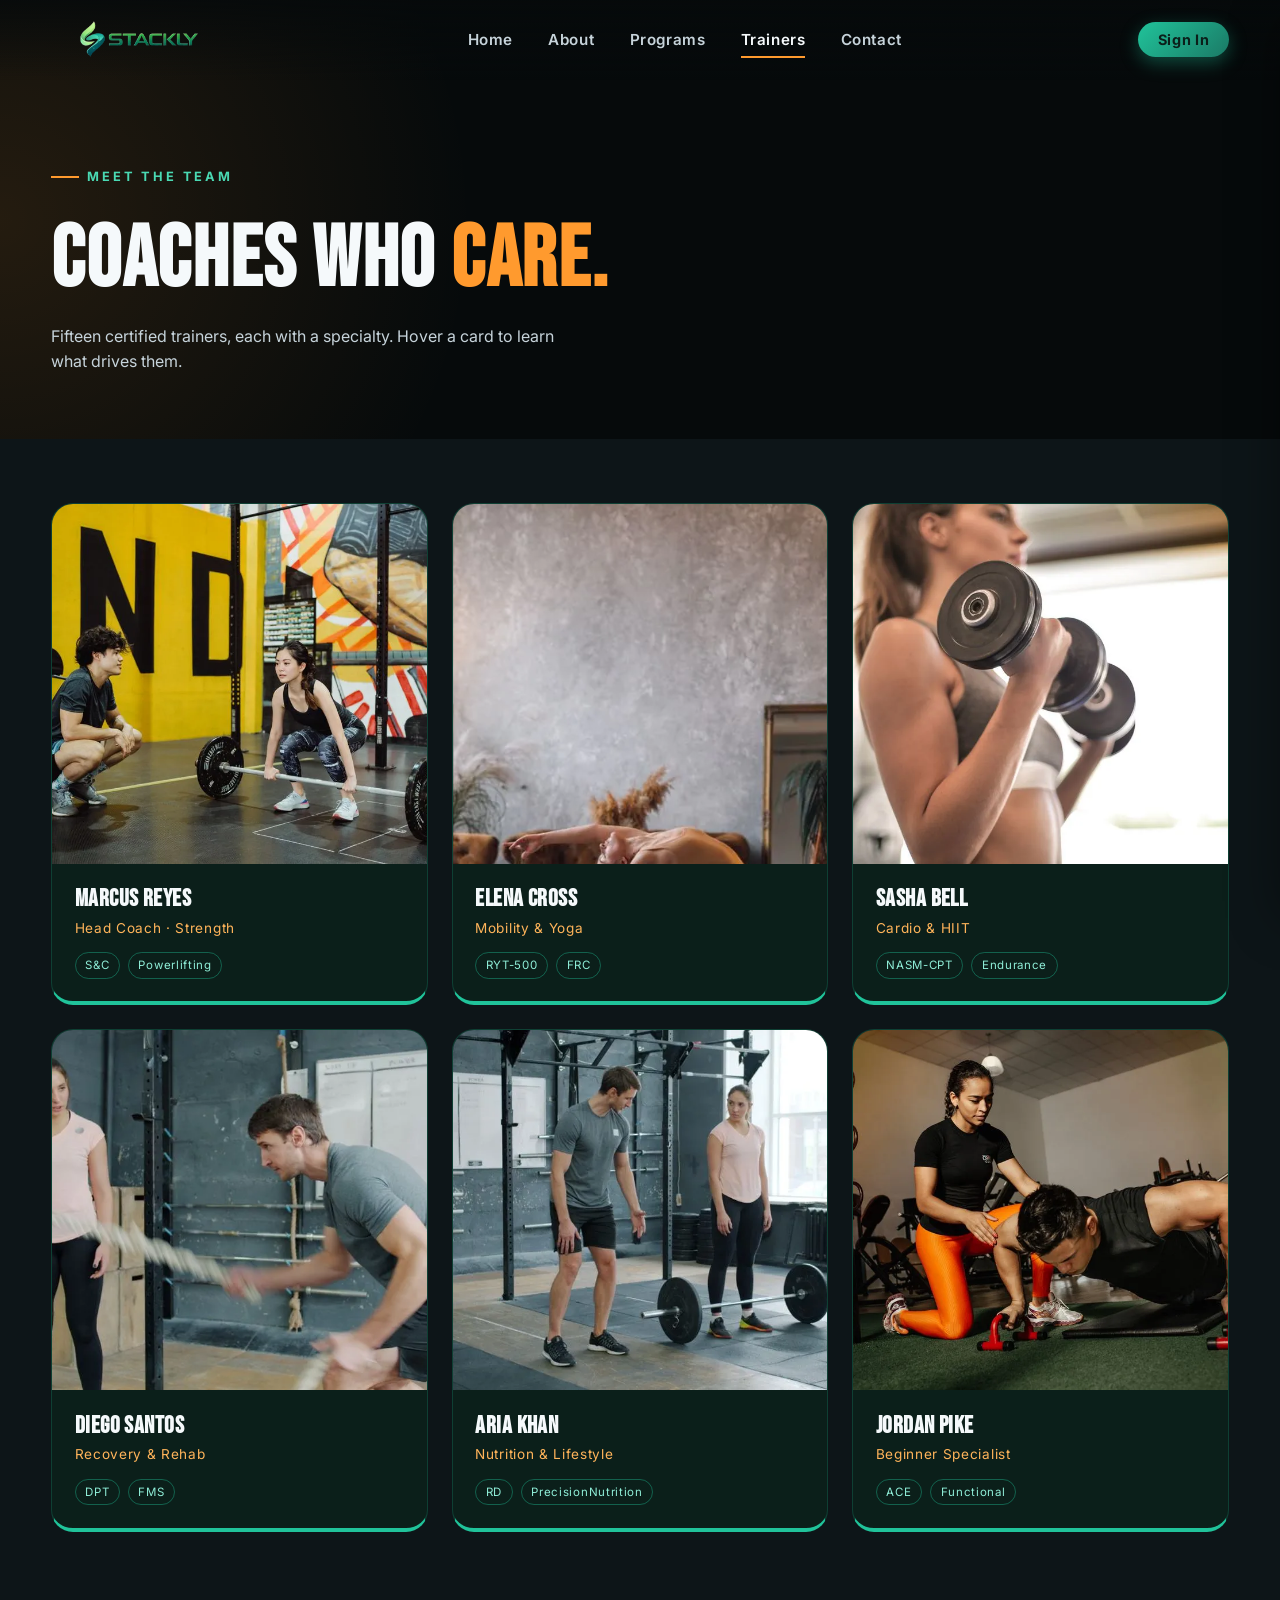
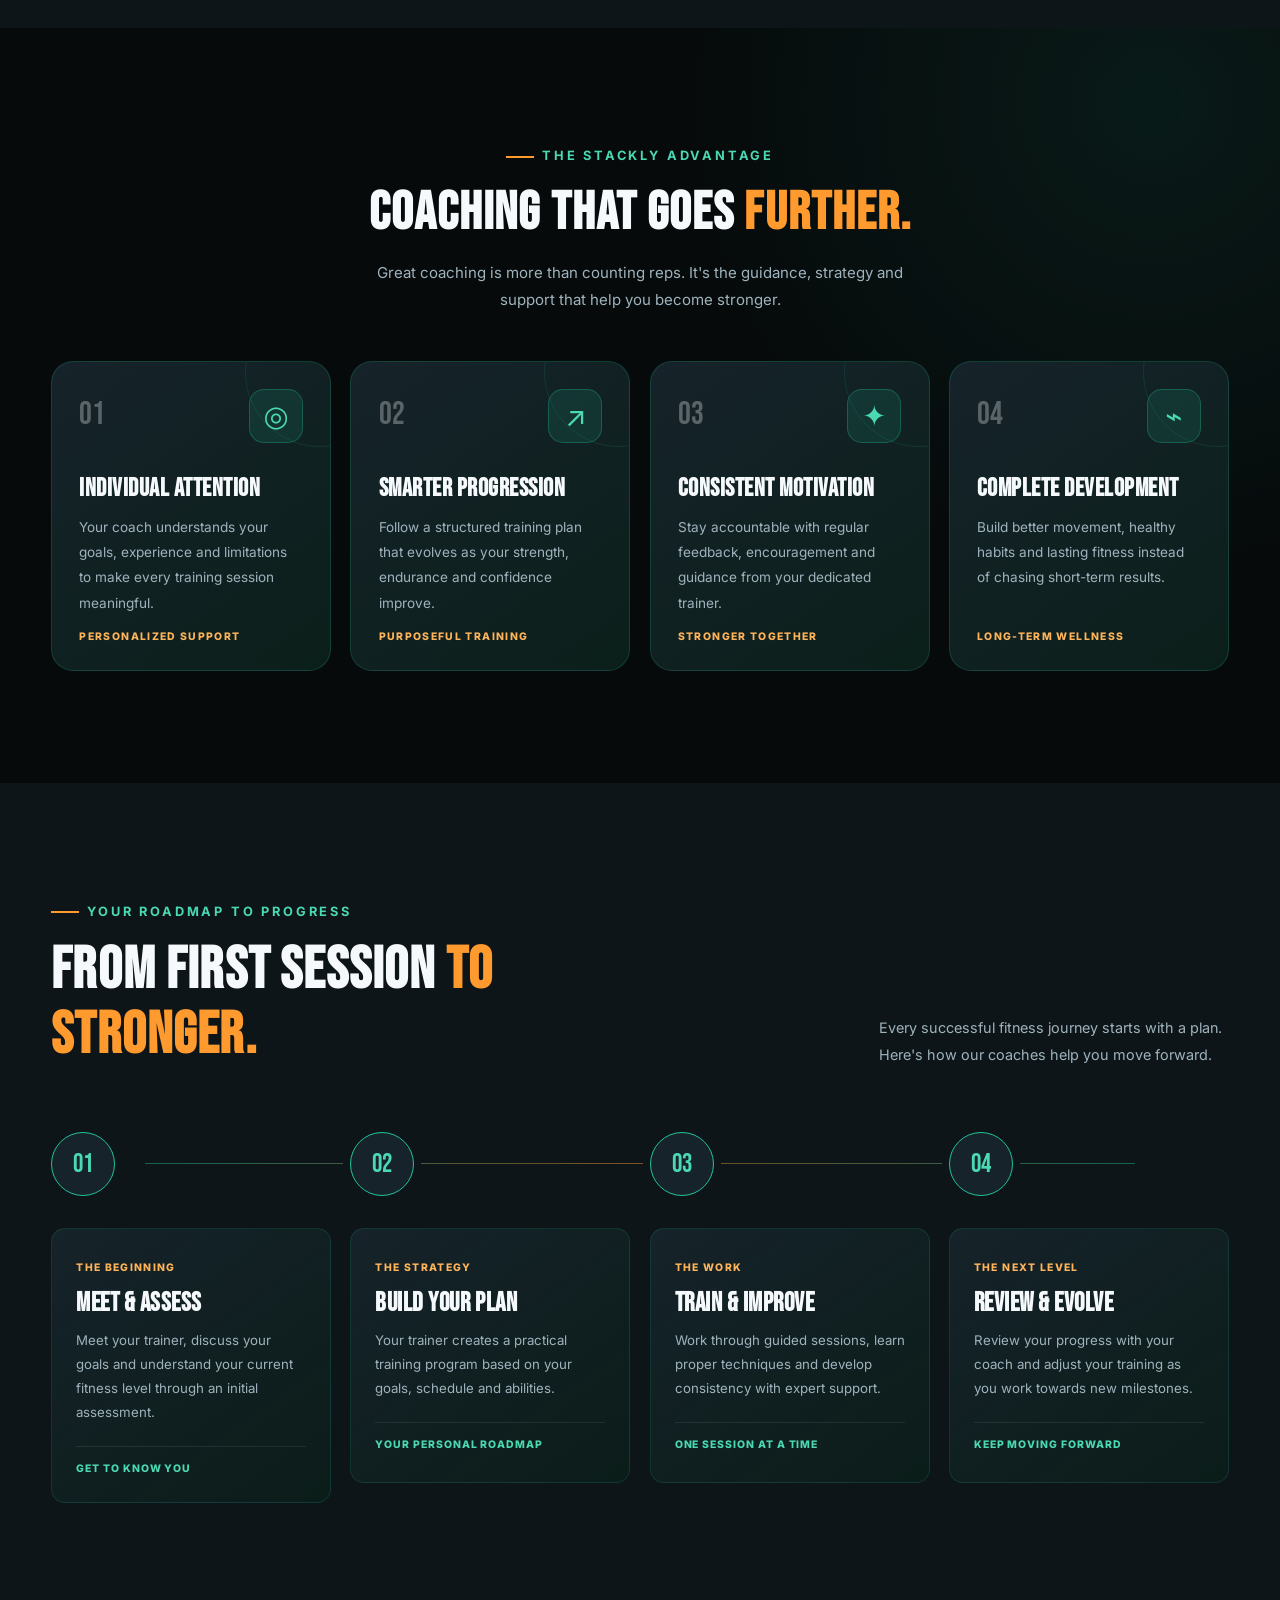
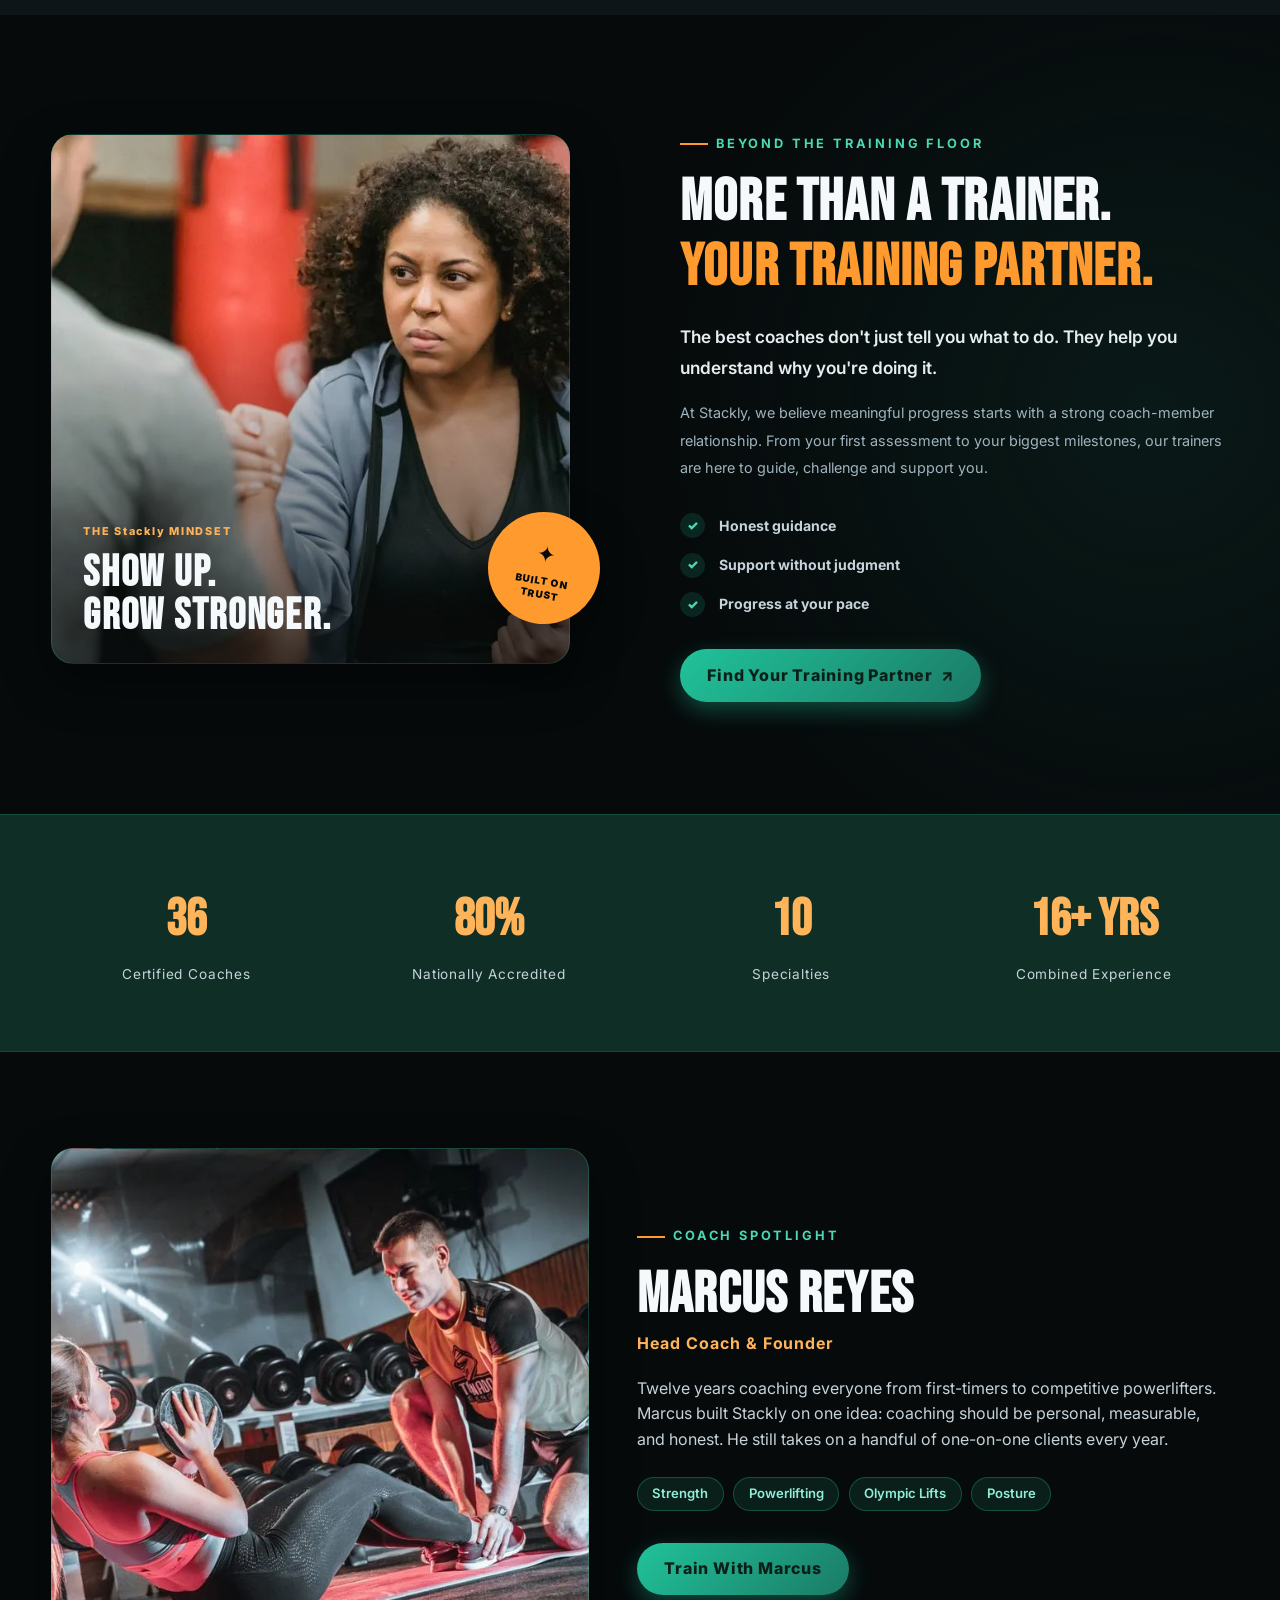
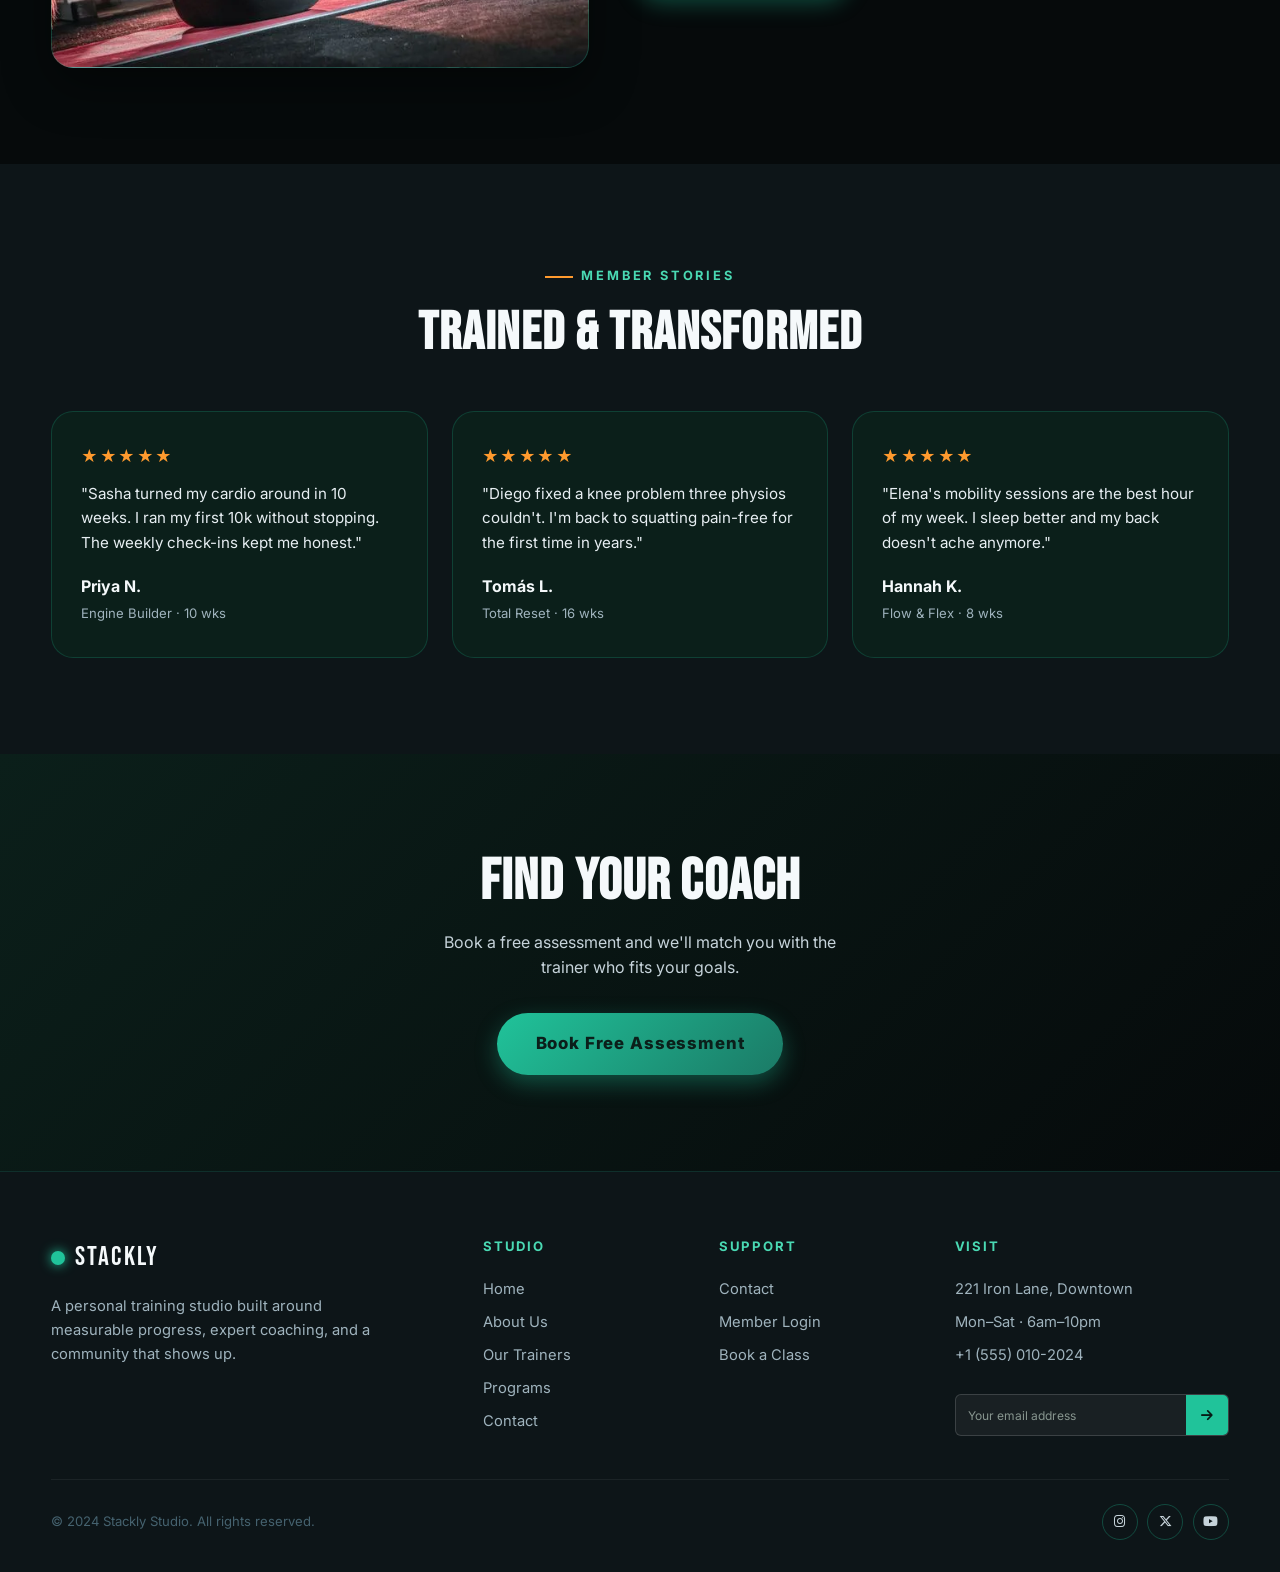
<file: trainers.html>
<!DOCTYPE html>
<html lang="en">
<head>
<meta charset="UTF-8" />
<meta name="viewport" content="width=device-width, initial-scale=1.0" />
<title>Trainers — Stackly</title>
<link rel="preconnect" href="https://fonts.googleapis.com">
<link href="https://fonts.googleapis.com/css2?family=Bebas+Neue&family=Inter:wght@400;500;600;700;800&display=swap" rel="stylesheet">
<link rel="stylesheet"
  href="https://cdnjs.cloudflare.com/ajax/libs/font-awesome/6.5.2/css/all.min.css">
<link rel="stylesheet" href="css/theme.css" />
<link rel="stylesheet" href="css/trainers.css" />
</head>
<body>

<header class="site-header">
  <div class="container nav">
    <a href="index.html" class="logo">
      <img src="images/logo.webp" alt="Stackly Logo">
    </a>
    <nav class="nav-links">
      <a href="index.html">Home</a>
      <a href="about.html">About</a>
      <a href="programs.html">Programs</a>
      <a href="trainers.html">Trainers</a>
      <a href="contact.html">Contact</a>
    </nav>
    <button class="nav-cta" data-login>Sign In</button>
    <button class="nav-toggle" aria-label="Open menu"><span></span><span></span><span></span></button>
  </div>
</header>

<!-- OFF-CANVAS -->
<aside class="offcanvas">
  <div class="oc-links">
    <a href="index.html" class="active">Home</a>
    <a href="about.html">About</a>
    <a href="programs.html">Programs</a>
    <a href="trainers.html">Trainers</a>
    <a href="contact.html">Contact</a>
  </div>

  <a href="#" class="oc-login" data-login>
    <i class="fa-solid fa-user"></i>
    Sign In
  </a>

  <!-- CONTACT INFORMATION -->
  <div class="oc-contact">
    <h4>Get In Touch</h4>

    <a href="tel:+15550102024">
      <i class="fa-solid fa-phone"></i>
      <span>+1 (555) 010-2024</span>
    </a>

    <a href="mailto:hello@stackly.com">
      <i class="fa-solid fa-envelope"></i>
      <span>hello@stackly.com</span>
    </a>

    <div class="oc-address">
      <i class="fa-solid fa-location-dot"></i>
      <span>221 Iron Lane, Downtown</span>
    </div>

    <div class="oc-hours">
      <i class="fa-regular fa-clock"></i>
      <span>Mon–Sat · 6am–10pm</span>
    </div>
  </div>

  <!-- SOCIAL LINKS -->
  <div class="oc-socials">
    <a href="#" aria-label="Instagram"><i class="fa-brands fa-instagram"></i></a>
    <a href="#" aria-label="X"><i class="fa-brands fa-x-twitter"></i></a>
    <a href="#" aria-label="YouTube"><i class="fa-brands fa-youtube"></i></a>
    <a href="#" aria-label="TikTok"><i class="fa-brands fa-tiktok"></i></a>
  </div>
</aside>
<div class="overlay"></div>

<!-- ========================== Login modal ============================ -->

<div class="login-modal" role="dialog" aria-modal="true">
  <div class="login-card">
    <button class="login-close" aria-label="Close login">&times;</button>
    <h3>Welcome Back</h3>
    <p class="sub">Choose how you're signing in today.</p>
    <div class="role-selector">
      <div class="role-option active"><span class="icon">&#127939;</span><span class="label">Member</span></div>
      <div class="role-option"><span class="icon">&#128105;&#8205;&#127901;</span><span class="label">Trainer</span></div>
    </div>
    <form onsubmit="event.preventDefault(); alert('Signed in (demo).');">
      <div class="field"><label>Email</label><input type="email" placeholder="you@Stackly.com" required></div>
      <div class="field"><label>Password</label><input type="password" placeholder="••••••••" required></div>
      <button class="login-submit" type="submit">Start Training</button>
    </form>
    <p class="login-alt">New here? <a href="#" data-login>Create an account</a></p>
  </div>
</div>

<main>
  <!-- 1. TRAINERS HERO -->
  <section class="tr-hero">
    <div class="container">
      <span class="eyebrow reveal">Meet The Team</span>
      <h1 class="reveal d1">Coaches Who <span class="accent">Care.</span></h1>
      <p class="reveal d2">Fifteen certified trainers, each with a specialty. Hover a card to learn what drives them.</p>
    </div>
  </section>

  <!-- 2. TRAINER GRID -->
  <section class="tr-grid-sec">
    <div class="container">
      <div class="tr-grid">
        <article class="tr-card reveal">
          <div class="tr-photo" style="background-image:url('images/img22.webp')">
            <div class="tr-overlay"><p>"Strength is built one rep at a time — never skip the basics."</p></div>
          </div>
          <div class="tr-info"><h3>Marcus Reyes</h3><span>Head Coach · Strength</span><div class="specs"><span>S&amp;C</span><span>Powerlifting</span></div></div>
        </article>
        <article class="tr-card reveal d1">
          <div class="tr-photo" style="background-image:url('images/img24.webp')">
            <div class="tr-overlay"><p>"Mobility is the foundation every athlete forgets — until it's gone."</p></div>
          </div>
          <div class="tr-info"><h3>Elena Cross</h3><span>Mobility &amp; Yoga</span><div class="specs"><span>RYT-500</span><span>FRC</span></div></div>
        </article>
        <article class="tr-card reveal d2">
          <div class="tr-photo" style="background-image:url('images/img25.webp')">
            <div class="tr-overlay"><p>"Conditioning is king. Show me your engine and I'll show you your potential."</p></div>
          </div>
          <div class="tr-info"><h3>Sasha Bell</h3><span>Cardio &amp; HIIT</span><div class="specs"><span>NASM-CPT</span><span>Endurance</span></div></div>
        </article>
        <article class="tr-card reveal">
          <div class="tr-photo" style="background-image:url('images/img26.webp')">
            <div class="tr-overlay"><p>"Recovery isn't a rest day — it's where the gains actually happen."</p></div>
          </div>
          <div class="tr-info"><h3>Diego Santos</h3><span>Recovery &amp; Rehab</span><div class="specs"><span>DPT</span><span>FMS</span></div></div>
        </article>
        <article class="tr-card reveal d1">
          <div class="tr-photo" style="background-image:url('images/img27.webp')">
            <div class="tr-overlay"><p>"Lift smart, eat well, sleep deep. The rest takes care of itself."</p></div>
          </div>
          <div class="tr-info"><h3>Aria Khan</h3><span>Nutrition &amp; Lifestyle</span><div class="specs"><span>RD</span><span>PrecisionNutrition</span></div></div>
        </article>
        <article class="tr-card reveal d2">
          <div class="tr-photo" style="background-image:url('images/img5.webp')">
            <div class="tr-overlay"><p>"Every body can move better. We just have to find the right starting line."</p></div>
          </div>
          <div class="tr-info"><h3>Jordan Pike</h3><span>Beginner Specialist</span><div class="specs"><span>ACE</span><span>Functional</span></div></div>
        </article>
      </div>
    </div>
  </section>


<!-- 3. THE COACHING ADVANTAGE -->
<section class="coach-advantage">
  <div class="container">

    <div class="section-head reveal">
      <span class="eyebrow">The Stackly Advantage</span>
      <h2>Coaching That Goes <span class="accent">Further.</span></h2>
      <p class="ca-subtitle">
        Great coaching is more than counting reps. It's the guidance,
        strategy and support that help you become stronger.
      </p>
    </div>

    <div class="ca-grid">

      <article class="ca-card reveal">
        <div class="ca-top">
          <span class="ca-number">01</span>
          <div class="ca-icon">◎</div>
        </div>
        <h3>Individual Attention</h3>
        <p>
          Your coach understands your goals, experience and limitations
          to make every training session meaningful.
        </p>
        <span class="ca-bottom">PERSONALIZED SUPPORT</span>
      </article>

      <article class="ca-card reveal d1">
        <div class="ca-top">
          <span class="ca-number">02</span>
          <div class="ca-icon">↗</div>
        </div>
        <h3>Smarter Progression</h3>
        <p>
          Follow a structured training plan that evolves as your
          strength, endurance and confidence improve.
        </p>
        <span class="ca-bottom">PURPOSEFUL TRAINING</span>
      </article>

      <article class="ca-card reveal d2">
        <div class="ca-top">
          <span class="ca-number">03</span>
          <div class="ca-icon">✦</div>
        </div>
        <h3>Consistent Motivation</h3>
        <p>
          Stay accountable with regular feedback, encouragement
          and guidance from your dedicated trainer.
        </p>
        <span class="ca-bottom">STRONGER TOGETHER</span>
      </article>

      <article class="ca-card reveal d3">
        <div class="ca-top">
          <span class="ca-number">04</span>
          <div class="ca-icon">⌁</div>
        </div>
        <h3>Complete Development</h3>
        <p>
          Build better movement, healthy habits and lasting
          fitness instead of chasing short-term results.
        </p>
        <span class="ca-bottom">LONG-TERM WELLNESS</span>
      </article>

    </div>
  </div>
</section>


<!-- 4. YOUR COACHING JOURNEY -->
<section class="coach-journey">
  <div class="container">

    <div class="cj-heading reveal">
      <div>
        <span class="eyebrow">Your Roadmap To Progress</span>
        <h2>From First Session <span class="accent">To Stronger.</span></h2>
      </div>
      <p>
        Every successful fitness journey starts with a plan.
        Here's how our coaches help you move forward.
      </p>
    </div>

    <div class="cj-timeline">

      <article class="cj-step reveal">
        <div class="cj-marker">
          <span>01</span>
        </div>
        <div class="cj-content">
          <span class="cj-label">THE BEGINNING</span>
          <h3>Meet & Assess</h3>
          <p>
            Meet your trainer, discuss your goals and understand
            your current fitness level through an initial assessment.
          </p>
          <div class="cj-meta">GET TO KNOW YOU</div>
        </div>
      </article>

      <article class="cj-step reveal d1">
        <div class="cj-marker">
          <span>02</span>
        </div>
        <div class="cj-content">
          <span class="cj-label">THE STRATEGY</span>
          <h3>Build Your Plan</h3>
          <p>
            Your trainer creates a practical training program
            based on your goals, schedule and abilities.
          </p>
          <div class="cj-meta">YOUR PERSONAL ROADMAP</div>
        </div>
      </article>

      <article class="cj-step reveal d2">
        <div class="cj-marker">
          <span>03</span>
        </div>
        <div class="cj-content">
          <span class="cj-label">THE WORK</span>
          <h3>Train & Improve</h3>
          <p>
            Work through guided sessions, learn proper techniques
            and develop consistency with expert support.
          </p>
          <div class="cj-meta">ONE SESSION AT A TIME</div>
        </div>
      </article>

      <article class="cj-step reveal d3">
        <div class="cj-marker">
          <span>04</span>
        </div>
        <div class="cj-content">
          <span class="cj-label">THE NEXT LEVEL</span>
          <h3>Review & Evolve</h3>
          <p>
            Review your progress with your coach and adjust
            your training as you work towards new milestones.
          </p>
          <div class="cj-meta">KEEP MOVING FORWARD</div>
        </div>
      </article>

    </div>
  </div>
</section>


<!-- 5. MORE THAN A TRAINER -->
<section class="coach-connection">
  <div class="container cc-layout">

    <div class="cc-visual reveal">
      <div class="cc-photo"></div>
      <div class="cc-photo-label">
        <span>THE Stackly MINDSET</span>
        <strong>SHOW UP.<br>GROW STRONGER.</strong>
      </div>
      <div class="cc-stamp">
        <span>✦</span>
        <small>BUILT ON<br>TRUST</small>
      </div>
    </div>

    <div class="cc-content reveal d1">
      <span class="eyebrow">Beyond The Training Floor</span>

      <h2>More Than A Trainer.<br><span class="accent">Your Training Partner.</span></h2>

      <p class="cc-lead">
        The best coaches don't just tell you what to do.
        They help you understand why you're doing it.
      </p>

      <p class="cc-description">
        At Stackly, we believe meaningful progress starts with
        a strong coach-member relationship. From your first
        assessment to your biggest milestones, our trainers
        are here to guide, challenge and support you.
      </p>

      <div class="cc-values">
        <div>
          <span class="cc-check">✓</span>
          <strong>Honest guidance</strong>
        </div>
        <div>
          <span class="cc-check">✓</span>
          <strong>Support without judgment</strong>
        </div>
        <div>
          <span class="cc-check">✓</span>
          <strong>Progress at your pace</strong>
        </div>
      </div>

      <a href="error.html" class="btn-primary cc-btn">
        Find Your Training Partner <span>↗</span>
      </a>
    </div>

  </div>
</section>


  <!-- 3. CERTIFICATIONS BAND -->
  <section class="cert-band">
    <div class="container cert-row">
      <div class="cert reveal"><strong data-count="45">0</strong><span>Certified Coaches</span></div>
      <div class="cert reveal d1"><strong data-count="100" data-suffix="%">0</strong><span>Nationally Accredited</span></div>
      <div class="cert reveal d2"><strong data-count="12">0</strong><span>Specialties</span></div>
      <div class="cert reveal d3"><strong data-count="20" data-suffix="+ yrs">0</strong><span>Combined Experience</span></div>
    </div>
  </section>

  <!-- 4. FEATURED COACH -->
  <section class="featured-coach">
    <div class="container fc-grid">
      <div class="fc-img reveal" style="background-image:url('images/img1.webp')"></div>
      <div class="fc-text reveal d1">
        <span class="eyebrow">Coach Spotlight</span>
        <h2>Marcus Reyes</h2>
        <div class="fc-role">Head Coach &amp; Founder</div>
        <p>Twelve years coaching everyone from first-timers to competitive powerlifters. Marcus built Stackly on one idea: coaching should be personal, measurable, and honest. He still takes on a handful of one-on-one clients every year.</p>
        <div class="fc-tags"><span>Strength</span><span>Powerlifting</span><span>Olympic Lifts</span><span>Posture</span></div>
        <a href="error.html" class="btn-primary">Train With Marcus</a>
      </div>
    </div>
  </section>

  <!-- 5. TESTIMONIALS -->
  <section class="testi-sec">
    <div class="container">
      <div class="section-head reveal"><span class="eyebrow">Member Stories</span><h2>Trained &amp; Transformed</h2></div>
      <div class="testi-track">
        <div class="testi-card reveal">
          <div class="stars">&#9733;&#9733;&#9733;&#9733;&#9733;</div>
          <p>"Sasha turned my cardio around in 10 weeks. I ran my first 10k without stopping. The weekly check-ins kept me honest."</p>
          <div class="t-author"><strong>Priya N.</strong><span>Engine Builder · 10 wks</span></div>
        </div>
        <div class="testi-card reveal d1">
          <div class="stars">&#9733;&#9733;&#9733;&#9733;&#9733;</div>
          <p>"Diego fixed a knee problem three physios couldn't. I'm back to squatting pain-free for the first time in years."</p>
          <div class="t-author"><strong>Tomás L.</strong><span>Total Reset · 16 wks</span></div>
        </div>
        <div class="testi-card reveal d2">
          <div class="stars">&#9733;&#9733;&#9733;&#9733;&#9733;</div>
          <p>"Elena's mobility sessions are the best hour of my week. I sleep better and my back doesn't ache anymore."</p>
          <div class="t-author"><strong>Hannah K.</strong><span>Flow &amp; Flex · 8 wks</span></div>
        </div>
      </div>
    </div>
  </section>

  <!-- 6. CTA -->
  <section class="tr-cta">
    <div class="container cta-inner reveal">
      <h2>Find Your Coach</h2>
      <p>Book a free assessment and we'll match you with the trainer who fits your goals.</p>
      <a href="error.html" class="btn-primary big">Book Free Assessment</a>
    </div>
  </section>
</main>

<!-- FOOTER -->
<footer class="site-footer">
  <div class="container">
    <div class="footer-grid">
      <div class="footer-brand">
        <a href="index.html" class="logo"><span class="pulse-dot"></span>Stackly</a>
        <p>A personal training studio built around measurable progress, expert coaching, and a community that shows up.</p>
      </div>
      <div class="footer-col">
        <h5>Studio</h5>
        <a href="error.html">Home</a>
        <a href="error.html">About Us</a>
        <a href="error.html">Our Trainers</a>
        <a href="error.html">Programs</a>
        <a href="error.html">Contact</a>
      </div>
      <div class="footer-col">
        <h5>Support</h5>
        <a href="error.html">Contact</a>
        <a href="error.html" data-login>Member Login</a>
        <a href="error.html">Book a Class</a>
      </div>

      <div class="footer-col">
        <h5>Visit</h5>
        <li>221 Iron Lane, Downtown</li>
        <li>Mon–Sat · 6am–10pm</li>
        <li>+1 (555) 010-2024</li>

        <!-- NEWSLETTER -->
        <div class="footer-newsletter">
          <!-- <h5>Stay Updated</h5>
          <p>Get fitness tips and exclusive updates.</p> -->
      
          <form class="newsletter-form">
            <input
              type="email"
              placeholder="Your email address"
              aria-label="Your email address"
              required
            >
            <button type="submit" aria-label="Subscribe">
              <i class="fa-solid fa-arrow-right"></i>
            </button>
          </form>
        </div>
      </div>

    </div>
    <div class="footer-bottom">
      <span>&copy; 2024 Stackly Studio. All rights reserved.</span>
      <div class="socials">
        <a href="#" aria-label="Instagram">
          <i class="fa-brands fa-instagram"></i>
        </a>

        <a href="#" aria-label="X">
          <i class="fa-brands fa-x-twitter"></i>
        </a>
      
        <a href="#" aria-label="YouTube">
          <i class="fa-brands fa-youtube"></i>
        </a>
      </div>
    </div>
  </div>
</footer>

<script src="js/theme.js"></script>
<script src="js/trainers.js"></script>
</body>
</html>
</file>
<file: css/theme.css>
/* ===== PULSEFIT — SHARED THEME =====
   Color theme used across ALL pages. Section backgrounds vary
   but the brand palette stays consistent. */

:root {
  /* Primary brand ramp */
  --primary-900: #0b1f1a;
  --primary-800: #0f2e26;
  --primary-700: #145044;
  --primary-600: #1b7a66;
  --primary-500: #20c39a;
  --primary-400: #4ad9b3;
  --primary-300: #8feed8;

  /* Accent (amber/energy) */
  --accent-700: #b3590a;
  --accent-600: #e07b12;
  --accent-500: #ff9a2e;
  --accent-400: #ffb45a;
  --accent-300: #ffd08a;

  /* Secondary (deep blue) */
  --secondary-800: #0c1b2e;
  --secondary-600: #163050;
  --secondary-400: #2e5b94;

  /* Neutrals */
  --ink-950: #060a0b;
  --ink-900: #0d1518;
  --ink-800: #16232a;
  --ink-700: #1f323b;
  --ink-600: #2c4550;
  --ink-500: #45626f;
  --ink-300: #9fb3bd;
  --ink-200: #c6d3da;
  --ink-100: #e7eef2;
  --ink-50:  #f5f9fb;

  /* Status */
  --success: #2eb872;
  --warning: #f5b544;
  --error: #e5484d;

  --radius-sm: 8px;
  --radius-md: 14px;
  --radius-lg: 22px;
  --radius-pill: 999px;

  --shadow-soft: 0 6px 20px rgba(0,0,0,0.18);
  --shadow-hard: 0 18px 48px rgba(0,0,0,0.42);
  --shadow-glow: 0 0 0 1px rgba(32,195,154,0.4), 0 10px 30px rgba(32,195,154,0.25);

  --font-display: "Bebas Neue", "Oswald", Impact, sans-serif;
  --font-body: "Inter", "Segoe UI", system-ui, sans-serif;

  --ease-spring: cubic-bezier(0.34, 1.56, 0.64, 1);
  --ease-out: cubic-bezier(0.16, 1, 0.3, 1);
}

/* Reset */
*, *::before, *::after { box-sizing: border-box; margin: 0; padding: 0; }

html { scroll-behavior: smooth; font-size: 16px; }

body {
  font-family: var(--font-body);
  background: var(--ink-950);
  color: var(--ink-100);
  line-height: 1.6;
  overflow-x: hidden;
}

img { max-width: 100%; display: block; }
a { color: inherit; text-decoration: none; }
ul { list-style: none; }
button { font-family: inherit; cursor: pointer; border: none; background: none; }

h1, h2, h3, h4 {
  font-family: var(--font-display);
  font-weight: 700;
  line-height: 1.1;
  letter-spacing: 0.02em;
}

/* ===================== logo ========================= */

.logo {
  display: flex;
  align-items: center;
}

.logo img {
  width: 180px;
  height: auto;
  object-fit: contain;
  display: block;
}

.container { width: min(1200px, 92%); margin-inline: auto; }

.eyebrow {
  display: inline-flex;
  align-items: center;
  gap: 0.5rem;
  font-family: var(--font-body);
  font-size: 0.8rem;
  font-weight: 700;
  letter-spacing: 0.22em;
  text-transform: uppercase;
  color: var(--primary-400);
  margin-bottom: 1rem;
}
.eyebrow::before {
  content: "";
  width: 28px;
  height: 2px;
  background: var(--accent-500);
  display: inline-block;
}

/* ===== HEADER / NAV (shared) ===== */
.site-header {
  position: fixed;
  top: 0; left: 0; right: 0;
  z-index: 100;
  padding: 1.1rem 0;
  background: linear-gradient(180deg, rgba(6,10,11,0.85), rgba(6,10,11,0));
  transition: background 0.4s var(--ease-out), padding 0.4s var(--ease-out);
}
.site-header.scrolled {
  background: rgba(6,10,11,0.92);
  backdrop-filter: blur(14px);
  padding: 0.7rem 0;
  border-bottom: 1px solid rgba(32,195,154,0.18);
}
.nav { display: flex; align-items: center; justify-content: space-between; }
.logo {
  display: flex;
  align-items: center;
  gap: 0.6rem;
  font-family: var(--font-display);
  font-size: 1.7rem;
  letter-spacing: 0.08em;
  color: var(--ink-50);
}
.logo .pulse-dot {
  width: 14px; height: 14px;
  border-radius: 50%;
  background: var(--primary-500);
  position: relative;
  box-shadow: 0 0 12px var(--primary-500);
  animation: heartbeat 1.4s infinite;
}
@keyframes heartbeat {
  0%, 100% { transform: scale(1); }
  20% { transform: scale(1.35); }
  40% { transform: scale(0.9); }
  60% { transform: scale(1.2); }
}
.logo span { color: var(--primary-400); }

.nav-links {
  display: flex;
  gap: 2.2rem;
  align-items: center;
}
.nav-links a {
  position: relative;
  font-size: 0.95rem;
  font-weight: 600;
  letter-spacing: 0.04em;
  color: var(--ink-200);
  transition: color 0.3s;
}
.nav-links a::after {
  content: "";
  position: absolute;
  left: 0; bottom: -6px;
  width: 0; height: 2px;
  background: var(--accent-500);
  transition: width 0.35s var(--ease-out);
}
.nav-links a:hover, .nav-links a.active { color: var(--ink-50); }
.nav-links a:hover::after, .nav-links a.active::after { width: 100%; }

.nav-cta {
  display: inline-flex;
  align-items: center;
  gap: 0.5rem;
  padding: 0.55rem 1.2rem;
  border-radius: var(--radius-pill);
  background: linear-gradient(135deg, var(--primary-500), var(--primary-600));
  color: var(--primary-900);
  font-weight: 700;
  font-size: 0.9rem;
  letter-spacing: 0.05em;
  box-shadow: 0 6px 18px rgba(32,195,154,0.35);
  transition: transform 0.3s var(--ease-spring), box-shadow 0.3s;
}
.nav-cta:hover { transform: translateY(-2px) scale(1.04); box-shadow: 0 10px 26px rgba(32,195,154,0.5); }

/* ===== TOGGLE (hamburger) ===== */
.nav-toggle {
  display: none;
  flex-direction: column;
  gap: 5px;
  z-index: 110;
}
.nav-toggle span {
  width: 28px; height: 3px;
  background: var(--ink-50);
  border-radius: 3px;
  transition: transform 0.4s var(--ease-out), opacity 0.3s;
}
.nav-toggle.open span:nth-child(1) { transform: translateY(8px) rotate(45deg); }
.nav-toggle.open span:nth-child(2) { opacity: 0; }
.nav-toggle.open span:nth-child(3) { transform: translateY(-8px) rotate(-45deg); }

/* ===== OFF-CANVAS MENU ===== */
/* Full height, ~half width on mobile. Contains a login button. */
.offcanvas {
  position: fixed;
  top: 0; right: 0;
  width: min(50%, 360px);
  height: 100vh;
  background: linear-gradient(180deg, var(--primary-900), var(--ink-950));
  border-left: 1px solid rgba(32,195,154,0.25);
  transform: translateX(100%);
  transition: transform 0.45s var(--ease-out);
  z-index: 105;
  display: flex;
  flex-direction: column;
  padding: 5rem 2rem 2rem;
  box-shadow: var(--shadow-hard);
}
.offcanvas.open { transform: translateX(0); }
.offcanvas .oc-links { display: flex; flex-direction: column; gap: 1.4rem; margin-bottom: auto; }
.offcanvas .oc-links a {
  font-family: var(--font-display);
  font-size: 1.5rem;
  letter-spacing: 0.06em;
  color: var(--ink-200);
  transition: color 0.3s, padding-left 0.3s;
}
.offcanvas .oc-links a:hover { color: var(--accent-400); padding-left: 0.6rem; }
.offcanvas .oc-login {
  padding: 0.8rem 1.4rem;
  border-radius: var(--radius-pill);
  background: linear-gradient(135deg, var(--accent-500), var(--accent-600));
  color: var(--primary-900);
  font-weight: 700;
  text-align: center;
  letter-spacing: 0.05em;
  box-shadow: 0 8px 22px rgba(255,154,46,0.4);
  transition: transform 0.3s var(--ease-spring);
}
.offcanvas .oc-login:hover { transform: scale(1.05); }
.overlay {
  position: fixed;
  inset: 0;
  background: rgba(0,0,0,0.6);
  opacity: 0;
  visibility: hidden;
  transition: opacity 0.4s, visibility 0.4s;
  z-index: 104;
  backdrop-filter: blur(2px);
}
.overlay.open { opacity: 1; visibility: visible; }

/* ===== LOGIN MODAL (shared, triggered from nav) ===== */
.login-modal {
  position: fixed;
  inset: 0;
  z-index: 120;
  display: none;
  align-items: center;
  justify-content: center;
  background: rgba(4,8,9,0.78);
  backdrop-filter: blur(10px);
  padding: 1rem;
}
.login-modal.open { display: flex; animation: fadeIn 0.4s var(--ease-out); }
@keyframes fadeIn { from { opacity: 0; } to { opacity: 1; } }

.login-card {
  position: relative;
  width: min(440px, 100%);
  background: linear-gradient(160deg, var(--ink-800), var(--primary-900));
  border: 1px solid rgba(32,195,154,0.3);
  border-radius: var(--radius-lg);
  padding: 2.5rem 2rem;
  box-shadow: var(--shadow-hard);
  animation: popIn 0.45s var(--ease-spring);
}
@keyframes popIn {
  from { transform: scale(0.85) translateY(20px); opacity: 0; }
  to { transform: scale(1) translateY(0); opacity: 1; }
}
.login-close {
  position: absolute;
  top: 0.9rem; right: 0.9rem;
  width: 38px; height: 38px;
  border-radius: 50%;
  background: rgba(229,72,77,0.15);
  color: var(--error);
  display: flex;
  align-items: center;
  justify-content: center;
  font-size: 1.3rem;
  font-weight: 700;
  transition: transform 0.3s var(--ease-spring), background 0.3s;
}
.login-close:hover { transform: rotate(90deg); background: rgba(229,72,77,0.3); }

.login-card h3 {
  font-size: 2.2rem;
  color: var(--ink-50);
  margin-bottom: 0.3rem;
}
.login-card .sub { color: var(--ink-300); font-size: 0.92rem; margin-bottom: 1.5rem; }

.role-selector { display: grid; grid-template-columns: 1fr 1fr; gap: 0.8rem; margin-bottom: 1.4rem; }
.role-option {
  padding: 1rem 0.6rem;
  border: 2px solid rgba(32,195,154,0.25);
  border-radius: var(--radius-md);
  text-align: center;
  transition: all 0.3s var(--ease-out);
  color: var(--ink-200);
}
.role-option .icon { font-size: 1.5rem; display: block; margin-bottom: 0.3rem; }
.role-option .label { font-weight: 700; font-size: 0.92rem; letter-spacing: 0.03em; }
.role-option:hover { border-color: var(--primary-400); color: var(--ink-50); }
.role-option.active {
  border-color: var(--accent-500);
  background: rgba(255,154,46,0.12);
  color: var(--accent-300);
  box-shadow: var(--shadow-glow);
}

.field { margin-bottom: 1.1rem; }
.field label {
  display: block;
  font-size: 0.78rem;
  font-weight: 600;
  letter-spacing: 0.08em;
  text-transform: uppercase;
  color: var(--ink-300);
  margin-bottom: 0.4rem;
}
.field input {
  width: 100%;
  padding: 0.75rem 1rem;
  background: rgba(6,10,11,0.6);
  border: 1px solid rgba(32,195,154,0.2);
  border-radius: var(--radius-sm);
  color: var(--ink-50);
  font-size: 0.95rem;
  transition: border 0.3s, box-shadow 0.3s;
}
.field input:focus {
  outline: none;
  border-color: var(--primary-400);
  box-shadow: 0 0 0 3px rgba(32,195,154,0.18);
}
.login-submit {
  width: 100%;
  padding: 0.85rem;
  margin-top: 0.5rem;
  border-radius: var(--radius-pill);
  background: linear-gradient(135deg, var(--primary-500), var(--accent-500));
  color: var(--primary-900);
  font-weight: 800;
  letter-spacing: 0.06em;
  text-transform: uppercase;
  font-size: 0.92rem;
  transition: transform 0.3s var(--ease-spring), box-shadow 0.3s;
}
.login-submit:hover { transform: translateY(-2px); box-shadow: 0 10px 28px rgba(32,195,154,0.5); }
.login-alt { text-align: center; margin-top: 1rem; font-size: 0.85rem; color: var(--ink-300); }
.login-alt a { color: var(--accent-400); font-weight: 700; }

/* ===== FOOTER (shared) ===== */
.site-footer {
  background: var(--ink-900);
  border-top: 1px solid rgba(32,195,154,0.15);
  padding: 4rem 0 2rem;
  margin-top: 0;
}
.footer-grid {
  display: grid;
  grid-template-columns: 2fr 1fr 1fr 1.4fr;
  gap: 2.5rem;
  margin-bottom: 2.5rem;
}
.footer-brand .logo { margin-bottom: 1rem; }
.footer-brand p { color: var(--ink-300); font-size: 0.92rem; max-width: 320px; }
.footer-col h5 {
  font-family: var(--font-body);
  font-size: 0.82rem;
  letter-spacing: 0.14em;
  text-transform: uppercase;
  color: var(--primary-400);
  margin-bottom: 1rem;
}
.footer-col a, .footer-col li {
  display: block;
  color: var(--ink-300);
  font-size: 0.92rem;
  padding: 0.3rem 0;
  transition: color 0.3s, padding-left 0.3s;
}
.footer-col a:hover { color: var(--accent-400); padding-left: 0.4rem; }
.footer-bottom {
  border-top: 1px solid rgba(255,255,255,0.06);
  padding-top: 1.5rem;
  display: flex;
  justify-content: space-between;
  align-items: center;
  font-size: 0.82rem;
  color: var(--ink-500);
  flex-wrap: wrap;
  gap: 0.5rem;
}
.socials { display: flex; gap: 0.6rem; }
.socials a {
  width: 36px; height: 36px;
  border-radius: 50%;
  display: grid;
  place-items: center;
  border: 1px solid rgba(32,195,154,0.3);
  color: var(--ink-200);
  transition: all 0.3s var(--ease-spring);
}
.socials a:hover { background: var(--primary-500); color: var(--primary-900); transform: translateY(-3px); border-color: transparent; }

/* ===== SHARED ANIMATIONS (scroll reveal) ===== */
.reveal {
  opacity: 0;
  transform: translateY(40px);
  transition: opacity 0.7s var(--ease-out), transform 0.7s var(--ease-out);
}
.reveal.in { opacity: 1; transform: translateY(0); }
.reveal.d1 { transition-delay: 0.12s; }
.reveal.d2 { transition-delay: 0.24s; }
.reveal.d3 { transition-delay: 0.36s; }
.reveal.d4 { transition-delay: 0.48s; }

@media (prefers-reduced-motion: reduce) {
  .reveal { opacity: 1; transform: none; transition: none; }
  .pulse-dot { animation: none; }
}

/* ===== RESPONSIVE NAV ===== */
@media (max-width: 860px) {
  .nav-links, .nav-cta { display: none; }
  .nav-toggle { display: flex; }
}
@media (max-width: 520px) {
  .offcanvas { width: 58%; padding: 4.5rem 1.4rem 1.4rem; }
  .offcanvas .oc-links a { font-size: 1.2rem; }
  .footer-grid { grid-template-columns: 1fr; }
}





/* =========================================
   PULSEFIT LOGIN + SIGNUP EXTENSIONS
========================================= */

/* View switching */
.auth-view[hidden] {
  display: none !important;
}

.auth-view {
  animation: authFade 0.3s ease;
}

@keyframes authFade {
  from {
    opacity: 0;
    transform: translateY(10px);
  }
  to {
    opacity: 1;
    transform: translateY(0);
  }
}

.accent {
  color: var(--accent-500);
}

/* Role buttons */
.role-option {
  width: 100%;
  cursor: pointer;
  background: transparent;
  font: inherit;
}

.role-option:focus-visible,
.login-close:focus-visible,
.password-toggle:focus-visible {
  outline: 2px solid var(--accent-400);
  outline-offset: 3px;
}

/* Password field */
.password-wrap {
  position: relative;
}

.password-wrap input {
  padding-right: 3rem;
}

.password-toggle {
  position: absolute;
  top: 50%;
  right: 1rem;
  transform: translateY(-50%);
  background: transparent;
  border: 0;
  color: var(--ink-300);
  cursor: pointer;
  font-size: 1rem;
  transition: color 0.25s;
}

.password-toggle:hover {
  color: var(--accent-400);
}


/* ===== REMEMBER ME + FORGOT PASSWORD ===== */

.auth-options {
  display: flex;
  align-items: center;
  justify-content: space-between;
  gap: 12px;
  margin: 5px 0 18px;
}

.remember-option {
  display: flex;
  align-items: center;
  gap: 7px;
  font-size: 13px;
  cursor: pointer;
}

.forgot-password {
  font-size: 13px;
  font-weight: 600;
  color: var(--primary-400);
  text-decoration: none;
  transition: color 0.3s ease;
}

.forgot-password:hover {
  color: var(--accent-400);
  text-decoration: underline;
}

/* Terms */
.terms-option {
  margin: 0.6rem 0 1rem;
  line-height: 1.6;
}

.terms-option a {
  color: var(--accent-400);
  font-weight: 700;
}

.terms-option a:hover {
  text-decoration: underline;
}

/* Messages */
.auth-message {
  display: none;
  padding: 0.7rem 0.85rem;
  margin: 0.6rem 0;
  border-radius: var(--radius-sm);
  font-size: 0.82rem;
  line-height: 1.5;
}

.auth-message.show {
  display: block;
}

.auth-message.error {
  color: #ff9a9e;
  background: rgba(229, 72, 77, 0.12);
  border: 1px solid rgba(229, 72, 77, 0.3);
}

.auth-message.success {
  color: var(--primary-400);
  background: rgba(32, 195, 154, 0.1);
  border: 1px solid rgba(32, 195, 154, 0.3);
}

/* Submit loading */
.login-submit:disabled {
  opacity: 0.7;
  cursor: not-allowed;
  transform: none;
}

.login-submit i {
  margin-left: 0.5rem;
}

/* Signup form spacing */
#signupForm .field {
  margin-bottom: 0.85rem;
}

/* Close button reset */
.login-close {
  border: 0;
  cursor: pointer;
}

/* Mobile */
@media (max-width: 480px) {
  .login-card {
    padding: 2.4rem 1.25rem 1.6rem;
    max-height: 90vh;
    overflow-y: auto;
  }

  .login-card h3 {
    font-size: 1.9rem;
  }

  .role-option {
    padding: 0.8rem 0.4rem;
  }
}

/* =====================================
   OFFCANVAS — CONTACT INFORMATION
===================================== */

.offcanvas {
  height: 100dvh;
  overflow-y: auto;
  overscroll-behavior: contain;
  scrollbar-width: thin;
  scrollbar-color: var(--primary-600) transparent;
}

.offcanvas .oc-links {
  margin-bottom: 1.8rem;
}

/* LOGIN BUTTON */

.offcanvas .oc-login {
  display: flex;
  align-items: center;
  justify-content: center;
  gap: 0.6rem;
  flex-shrink: 0;
}

/* CONTACT SECTION */

.oc-contact {
  margin-top: 1.8rem;
  padding: 1.5rem 0;
  border-top: 1px solid rgba(255,255,255,0.1);
  border-bottom: 1px solid rgba(255,255,255,0.1);
}

.oc-contact h4 {
  font-family: var(--font-body);
  font-size: 0.78rem;
  font-weight: 800;
  letter-spacing: 0.16em;
  text-transform: uppercase;
  color: var(--primary-400);
  margin-bottom: 1.2rem;
}

.oc-contact a,
.oc-contact .oc-address,
.oc-contact .oc-hours {
  display: flex;
  align-items: flex-start;
  gap: 0.85rem;
  margin-bottom: 1rem;
  color: var(--ink-300);
  font-size: 0.84rem;
  line-height: 1.5;
}

.oc-contact .oc-hours {
  margin-bottom: 0;
}

.oc-contact i {
  width: 17px;
  flex-shrink: 0;
  margin-top: 3px;
  color: var(--accent-400);
  font-size: 0.95rem;
}

.oc-contact a {
  transition: color 0.3s ease;
}

.oc-contact a:hover {
  color: var(--primary-400);
}

/* SOCIAL ICONS */

.oc-socials {
  display: flex;
  align-items: center;
  gap: 0.7rem;
  padding-top: 1.5rem;
}

.oc-socials a {
  display: grid;
  place-items: center;
  width: 38px;
  height: 38px;
  border: 1px solid rgba(32,195,154,0.2);
  border-radius: var(--radius-sm);
  background: rgba(255,255,255,0.035);
  color: var(--ink-200);
  font-size: 1rem;
  transition: all 0.3s var(--ease-spring);
}

.oc-socials a:hover {
  background: var(--primary-500);
  color: var(--primary-900);
  border-color: var(--primary-500);
  transform: translateY(-3px);
}

/* MOBILE WIDTH */

@media (max-width: 520px) {
  .offcanvas {
    width: min(82%, 360px);
    padding: 4.5rem 1.4rem 1.5rem;
  }

  .oc-contact {
    margin-top: 1.5rem;
  }
}

/* ===== FOOTER NEWSLETTER ===== */

.footer-newsletter {
  margin-top: 22px;
  max-width: 280px;
}

.footer-newsletter h5 {
  margin-bottom: 7px;
  color: var(--primary-400);
}

.footer-newsletter p {
  font-size: 12px;
  line-height: 1.6;
  color: #aab8b2;
  margin-bottom: 12px;
}

.newsletter-form {
  display: flex;
  align-items: center;
  width: 100%;
  height: 42px;
  border: 1px solid rgba(255, 255, 255, 0.15);
  border-radius: 6px;
  overflow: hidden;
  background: rgba(255, 255, 255, 0.05);
}

.newsletter-form input {
  flex: 1;
  min-width: 0;
  height: 100%;
  padding: 0 12px;
  border: none;
  outline: none;
  background: transparent;
  color: #fff;
  font-family: inherit;
  font-size: 12px;
}

.newsletter-form input::placeholder {
  color: #87958f;
}

.newsletter-form button {
  width: 42px;
  height: 100%;
  flex-shrink: 0;
  border: none;
  background: var(--primary-500);
  color: #071b15;
  cursor: pointer;
  transition: 0.3s ease;
}

.newsletter-form button:hover {
  background: var(--accent-400);
}
</file>
<file: css/home.css>
/* ===== HOME PAGE — unique patterns ===== */

.accent { color: var(--accent-500); }

/* Buttons */
.btn-primary {
  display: inline-flex;
  align-items: center;
  gap: 0.5rem;
  padding: 0.85rem 1.7rem;
  border-radius: var(--radius-pill);
  background: linear-gradient(135deg, var(--primary-500), var(--primary-600));
  color: var(--primary-900);
  font-weight: 800;
  letter-spacing: 0.05em;
  box-shadow: 0 8px 22px rgba(32,195,154,0.35);
  transition: transform 0.3s var(--ease-spring), box-shadow 0.3s;
}
.btn-primary:hover { transform: translateY(-3px) scale(1.03); box-shadow: 0 14px 32px rgba(32,195,154,0.5); }
.btn-primary.big { padding: 1.1rem 2.4rem; font-size: 1.05rem; }
.btn-ghost {
  display: inline-flex; align-items: center; gap: 0.5rem;
  padding: 0.85rem 1.5rem;
  border-radius: var(--radius-pill);
  border: 1px solid rgba(255,255,255,0.25);
  color: var(--ink-100);
  font-weight: 600;
  backdrop-filter: blur(4px);
  transition: background 0.3s, border 0.3s;
}
.btn-ghost:hover { background: rgba(32,195,154,0.12); border-color: var(--primary-400); }

/* 1. HERO */
.hero {
  position: relative;
  min-height: 100vh;
  display: flex;
  align-items: center;
  padding: 8rem 0 4rem;
  overflow: hidden;
}
.hero-bg, .hero-overlay {
  position: absolute; inset: 0;
  background-size: cover; background-position: center;
}
.hero-overlay {
  background: linear-gradient(90deg, rgba(6,10,11,0.92) 0%, rgba(6,10,11,0.55) 60%, rgba(6,10,11,0.3) 100%);
}
.hero-content { position: relative; z-index: 2; max-width: 720px; }
.hero-content h1 { font-size: clamp(3rem, 8vw, 6rem); color: var(--ink-50); }
.hero-content p { margin: 1.4rem 0 2rem; font-size: 1.1rem; color: var(--ink-200); max-width: 520px; }
.hero-actions { display: flex; gap: 1rem; flex-wrap: wrap; margin-bottom: 3rem; }
.hero-stats { display: flex; gap: 2.5rem; flex-wrap: wrap; }
.hero-stats strong { display: block; font-family: var(--font-display); font-size: 2.6rem; color: var(--accent-400); }
.hero-stats span { font-size: 0.85rem; color: var(--ink-300); letter-spacing: 0.05em; }
.scroll-cue {
  position: absolute; bottom: 1.5rem; left: 50%;
  transform: translateX(-50%);
  color: var(--ink-300);
  font-size: 1.8rem;
  animation: bob 2s infinite;
  z-index: 2;
}
@keyframes bob { 0%,100% { transform: translateX(-50%) translateY(0); } 50% { transform: translateX(-50%) translateY(10px); } }

/* 2. PILLARS */
.pillars { padding: 6rem 0; background: var(--ink-900); }
.section-head { text-align: center; margin-bottom: 3rem; }
.section-head h2 { font-size: clamp(2rem, 5vw, 3.4rem); color: var(--ink-50); }
.pillar-grid {
  display: grid;
  grid-template-columns: repeat(4, 1fr);
  gap: 1.5rem;
}
.pillar-card {
  padding: 2.2rem 1.6rem;
  background: var(--primary-900);
  border: 1px solid rgba(32,195,154,0.18);
  border-radius: var(--radius-lg);
  transition: transform 0.4s var(--ease-spring), border 0.4s, box-shadow 0.4s;
  position: relative;
  overflow: hidden;
}
.pillar-card::before {
  content: "";
  position: absolute; top: 0; left: 0;
  width: 100%; height: 4px;
  background: linear-gradient(90deg, var(--primary-500), var(--accent-500));
  transform: scaleX(0); transform-origin: left;
  transition: transform 0.5s var(--ease-out);
}
.pillar-card:hover { transform: translateY(-8px); border-color: var(--primary-400); box-shadow: var(--shadow-hard); }
.pillar-card:hover::before { transform: scaleX(1); }
.p-icon {
  font-family: var(--font-display);
  font-size: 2.4rem;
  color: var(--accent-500);
  margin-bottom: 1rem;
}
.pillar-card h3 { font-size: 1.6rem; color: var(--ink-50); margin-bottom: 0.6rem; }
.pillar-card p { color: var(--ink-200); font-size: 0.92rem; }

/* 3. SPLIT */
.split { padding: 6rem 0; background: var(--ink-950); }
.split-grid { display: grid; grid-template-columns: 1fr 1fr; gap: 3rem; align-items: center; }
.split-img {
  height: 480px;
  background-size: cover; background-position: center;
  border-radius: var(--radius-lg);
  border: 1px solid rgba(32,195,154,0.2);
  position: relative;
}
.split-img::after {
  content: "";
  position: absolute; inset: 12px;
  border: 2px dashed rgba(32,195,154,0.4);
  border-radius: calc(var(--radius-lg) - 8px);
  pointer-events: none;
}
.split-text h2 { font-size: clamp(2rem, 5vw, 3rem); color: var(--ink-50); margin-bottom: 1rem; }
.split-text p { color: var(--ink-200); margin-bottom: 1.5rem; }
.check-list { margin-bottom: 2rem; }
.check-list li {
  padding: 0.5rem 0 0.5rem 1.8rem;
  position: relative;
  color: var(--ink-100);
}
.check-list li::before {
  content: "✓";
  position: absolute; left: 0;
  color: var(--primary-400);
  font-weight: 800;
}

/* 4. STATS BAND */
.stats-band { padding: 4rem 0; background: var(--primary-800); border-top: 1px solid rgba(32,195,154,0.2); border-bottom: 1px solid rgba(32,195,154,0.2); }
.stats-row { display: grid; grid-template-columns: repeat(4, 1fr); gap: 2rem; text-align: center; }
.stat strong { display: block; font-family: var(--font-display); font-size: clamp(2.2rem, 5vw, 3.2rem); color: var(--accent-400); }
.stat span { color: var(--ink-200); font-size: 0.85rem; letter-spacing: 0.06em; }

/* 5. PREVIEW */
.preview { padding: 6rem 0; background: var(--ink-900); }
.preview-grid { display: grid; grid-template-columns: repeat(3, 1fr); gap: 1.5rem; }
.preview-card {
  border-radius: var(--radius-lg);
  overflow: hidden;
  background: var(--primary-900);
  border: 1px solid rgba(32,195,154,0.18);
  transition: transform 0.4s var(--ease-spring), box-shadow 0.4s;
}
.preview-card:hover { transform: translateY(-8px); box-shadow: var(--shadow-hard); }
.pc-img { height: 220px; background-size: cover; background-position: center; }
.pc-body { padding: 1.4rem; }
.pc-body .tag {
  display: inline-block;
  font-size: 0.72rem; letter-spacing: 0.12em; text-transform: uppercase;
  color: var(--accent-400);
  border: 1px solid rgba(255,154,46,0.4);
  padding: 0.2rem 0.6rem;
  border-radius: var(--radius-pill);
  margin-bottom: 0.7rem;
}
.pc-body h3 { font-size: 1.5rem; color: var(--ink-50); margin-bottom: 0.3rem; }
.pc-body p { color: var(--ink-300); font-size: 0.88rem; }

/* 6. CTA */
.cta-final { padding: 6rem 0; background: linear-gradient(135deg, var(--primary-900), var(--ink-950)); text-align: center; position: relative; overflow: hidden; }
.cta-final::before {
  content: "";
  position: absolute; inset: 0;
  background: radial-gradient(circle at 50% 50%, rgba(255,154,46,0.12), transparent 60%);
}
.cta-inner { position: relative; z-index: 1; }
.cta-inner h2 { font-size: clamp(2.4rem, 6vw, 4rem); color: var(--ink-50); margin-bottom: 1rem; }
.cta-inner p { color: var(--ink-200); max-width: 480px; margin: 0 auto 2rem; }

/* RESPONSIVE */
@media (max-width: 860px) {
  .pillar-grid { grid-template-columns: 1fr 1fr; }
  .split-grid { grid-template-columns: 1fr; }
  .preview-grid { grid-template-columns: 1fr; }
  .stats-row { grid-template-columns: 1fr 1fr; }
  .split-img { height: 340px; }
}
@media (max-width: 520px) {
  .pillar-grid { grid-template-columns: 1fr; }
  .hero-stats { gap: 1.5rem; }
  .hero-stats strong { font-size: 2rem; }
}

/* ================================
   REAL TRANSFORMATIONS
================================ */

.transformations {
  padding: 110px 0;
  background: var(--ink-950);
}

.section-heading {
  max-width: 680px;
  margin-bottom: 48px;
}

.section-heading h2 {
  font-family: var(--font-display);
  font-size: clamp(38px, 5vw, 62px);
  line-height: 1.05;
  margin: 15px 0;
  color: var(--neutral-50);
}

.section-heading p {
  color: var(--neutral-400);
  font-size: 15px;
  line-height: 1.8;
}

.transform-grid {
  display: grid;
  grid-template-columns: repeat(3, 1fr);
  gap: 24px;
}

.transform-card {
  background: var(--ink-900);
  border: 1px solid rgba(255,255,255,.07);
  overflow: hidden;
  transition: .35s ease;
}

.transform-card:hover {
  transform: translateY(-8px);
  border-color: var(--primary-500);
}

.transform-img {
  height: 290px;
  position: relative;
  overflow: hidden;
}

.transform-img img {
  width: 100%;
  height: 100%;
  object-fit: cover;
  transition: transform .6s ease;
}

.transform-card:hover .transform-img img {
  transform: scale(1.07);
}

.transform-tag {
  position: absolute;
  left: 18px;
  top: 18px;
  padding: 8px 13px;
  background: var(--primary-500);
  color: var(--ink-950);
  font-size: 10px;
  font-weight: 800;
  letter-spacing: 1px;
}

.transform-content {
  padding: 25px;
}

.transform-content h3 {
  color: var(--neutral-50);
  font-size: 21px;
  margin-bottom: 10px;
}

.transform-content p {
  color: var(--neutral-400);
  font-size: 13px;
  line-height: 1.8;
}

.transform-meta {
  display: flex;
  gap: 28px;
  border-top: 1px solid rgba(255,255,255,.09);
  margin-top: 22px;
  padding-top: 18px;
}

.transform-meta span {
  color: var(--neutral-400);
  font-size: 12px;
}

.transform-meta strong {
  display: block;
  color: var(--primary-400);
  font-size: 20px;
  margin-bottom: 4px;
}


/* ================================
   PULSEFIT EXPERIENCE
================================ */

.experience {
  position: relative;
  min-height: 650px;
  display: flex;
  align-items: center;
  overflow: hidden;
  background: var(--ink-950);
}

.experience-bg {
  position: absolute;
  inset: 0;
  background:
    url("../images/img28.webp")
    center/cover no-repeat;
  transform: scale(1.02);
}

.experience-overlay {
  position: absolute;
  inset: 0;
  background: linear-gradient(
    90deg,
    rgba(5,12,10,.96) 0%,
    rgba(5,12,10,.85) 45%,
    rgba(5,12,10,.35) 100%
  );
}

.experience-content {
  position: relative;
  z-index: 2;
  padding-top: 100px;
  padding-bottom: 100px;
}

.experience-content h2 {
  font-family: var(--font-display);
  font-size: clamp(55px, 8vw, 100px);
  line-height: .98;
  color: var(--neutral-50);
  margin: 22px 0;
}

.experience-content > p {
  max-width: 510px;
  color: var(--neutral-300);
  font-size: 15px;
  line-height: 1.9;
  margin-bottom: 35px;
}

.experience-features {
  display: flex;
  flex-wrap: wrap;
  gap: 28px;
  margin-bottom: 38px;
}

.experience-features div {
  display: flex;
  align-items: center;
  gap: 10px;
  color: var(--neutral-100);
  font-size: 13px;
  font-weight: 600;
}

.experience-features i {
  color: var(--primary-400);
  font-size: 18px;
}

.experience-content .btn-primary {
  display: inline-flex;
  align-items: center;
  gap: 14px;
}


/* ================================
   EXPERT COACHES
================================ */

.coaches {
  padding: 110px 0;
  background: var(--ink-900);
}

.coach-grid {
  display: grid;
  grid-template-columns: repeat(3, 1fr);
  gap: 25px;
}

.coach-card {
  background: var(--ink-950);
  border: 1px solid rgba(255,255,255,.07);
  transition: .35s ease;
}

.coach-card:hover {
  transform: translateY(-7px);
  border-color: rgba(32,195,154,.55);
}

.coach-img {
  height: 370px;
  position: relative;
  overflow: hidden;
}

.coach-img::after {
  content: "";
  position: absolute;
  inset: 45% 0 0;
  background: linear-gradient(transparent, rgba(0,0,0,.65));
  pointer-events: none;
}

.coach-img img {
  width: 100%;
  height: 100%;
  object-fit: cover;
  transition: transform .6s ease;
}

.coach-card:hover .coach-img img {
  transform: scale(1.06);
}

.coach-social {
  position: absolute;
  z-index: 2;
  right: 18px;
  bottom: 18px;
  display: flex;
  gap: 9px;
}

.coach-social a {
  width: 36px;
  height: 36px;
  display: grid;
  place-items: center;
  color: var(--neutral-50);
  background: rgba(255,255,255,.15);
  backdrop-filter: blur(8px);
  border: 1px solid rgba(255,255,255,.2);
  transition: .3s;
}

.coach-social a:hover {
  color: var(--ink-950);
  background: var(--primary-400);
}

.coach-info {
  padding: 25px;
}

.coach-info > span {
  color: var(--primary-400);
  font-size: 10px;
  letter-spacing: 1.5px;
  font-weight: 800;
}

.coach-info h3 {
  color: var(--neutral-50);
  font-size: 24px;
  margin: 10px 0;
}

.coach-info p {
  color: var(--neutral-400);
  font-size: 13px;
  line-height: 1.7;
}


/* ================================
   TRAINING GALLERY
================================ */

.training-gallery {
  padding: 110px 0;
  background: var(--ink-950);
}

.gallery-grid {
  display: grid;
  grid-template-columns: 1.35fr 1fr 1fr;
  grid-template-rows: 260px 260px;
  gap: 16px;
}

.gallery-item {
  position: relative;
  overflow: hidden;
  background: var(--ink-800);
}

.gallery-large {
  grid-row: span 2;
}

.gallery-item img {
  width: 100%;
  height: 100%;
  object-fit: cover;
  transition: transform .7s ease;
}

.gallery-item::after {
  content: "";
  position: absolute;
  inset: 0;
  background: linear-gradient(
    0deg,
    rgba(0,0,0,.82),
    transparent 65%
  );
}

.gallery-item:hover img {
  transform: scale(1.08);
}

.gallery-caption {
  position: absolute;
  z-index: 2;
  left: 24px;
  bottom: 23px;
}

.gallery-caption span {
  color: var(--primary-400);
  font-size: 10px;
  letter-spacing: 1.5px;
  font-weight: 800;
}

.gallery-caption h3 {
  color: #fff;
  font-size: 20px;
  margin-top: 8px;
}


/* ================================
   MEMBER STORIES
================================ */

.member-stories {
  padding: 110px 0;
  background: var(--ink-900);
}

.story-grid {
  display: grid;
  grid-template-columns: repeat(3, 1fr);
  gap: 22px;
}

.story-card {
  padding: 32px;
  background: var(--ink-950);
  border: 1px solid rgba(255,255,255,.08);
  transition: .35s ease;
}

.story-card:hover {
  transform: translateY(-6px);
  border-color: var(--primary-500);
}

.story-featured {
  background: linear-gradient(145deg, var(--primary-900), var(--ink-950));
  border-color: rgba(32,195,154,.35);
}

.story-top {
  display: flex;
  align-items: center;
  justify-content: space-between;
  margin-bottom: 25px;
}

.story-stars {
  color: var(--accent-500);
  letter-spacing: 3px;
  font-size: 14px;
}

.story-top > i {
  color: var(--primary-500);
  font-size: 25px;
  opacity: .8;
}

.story-quote {
  color: var(--neutral-200);
  font-size: 14px;
  line-height: 1.9;
  min-height: 135px;
}

.story-user {
  display: flex;
  align-items: center;
  gap: 14px;
  border-top: 1px solid rgba(255,255,255,.09);
  padding-top: 22px;
  margin-top: 25px;
}

.story-user img {
  width: 48px;
  height: 48px;
  border-radius: 50%;
  object-fit: cover;
}

.story-user h4 {
  color: var(--neutral-50);
  font-size: 14px;
  margin-bottom: 5px;
}

.story-user span {
  color: var(--neutral-400);
  font-size: 11px;
}


/* ================================
   RESPONSIVE
================================ */

@media (max-width: 860px) {

  .transform-grid,
  .coach-grid,
  .story-grid {
    grid-template-columns: repeat(2, 1fr);
  }

  .transform-card:last-child,
  .coach-card:last-child,
  .story-card:last-child {
    grid-column: span 2;
  }

  .coach-img {
    height: 330px;
  }

  .gallery-grid {
    grid-template-columns: 1fr 1fr;
    grid-template-rows: 300px 230px 230px;
  }

  .gallery-large {
    grid-column: span 2;
    grid-row: span 1;
  }

  .experience {
    min-height: 580px;
  }
}

@media (max-width: 520px) {

  .transformations,
  .coaches,
  .training-gallery,
  .member-stories {
    padding: 75px 0;
  }

  .section-heading {
    margin-bottom: 32px;
  }

  .section-heading h2 {
    font-size: 42px;
  }

  .transform-grid,
  .coach-grid,
  .story-grid {
    grid-template-columns: 1fr;
    gap: 18px;
  }

  .transform-card:last-child,
  .coach-card:last-child,
  .story-card:last-child {
    grid-column: auto;
  }

  .transform-img {
    height: 250px;
  }

  .coach-img {
    height: 340px;
  }

  .experience {
    min-height: 620px;
  }

  .experience-content {
    padding-top: 80px;
    padding-bottom: 80px;
  }

  .experience-overlay {
    background: rgba(5,12,10,.82);
  }

  .experience-content h2 {
    font-size: 57px;
  }

  .experience-features {
    flex-direction: column;
    gap: 18px;
  }

  .gallery-grid {
    grid-template-columns: 1fr 1fr;
    grid-template-rows: 250px 190px 190px;
    gap: 10px;
  }

  .gallery-large {
    grid-column: span 2;
  }

  .gallery-caption {
    left: 13px;
    bottom: 14px;
  }

  .gallery-caption h3 {
    font-size: 15px;
  }

  .gallery-caption span {
    font-size: 8px;
  }

  .story-card {
    padding: 25px;
  }

  .story-quote {
    min-height: auto;
  }
}
</file>
<file: css/about.css>
/* ===== ABOUT PAGE — unique design ===== */
.accent { color: var(--accent-500); }
.btn-primary {
  display: inline-flex; align-items: center; gap: 0.5rem;
  padding: 0.85rem 1.7rem;
  border-radius: var(--radius-pill);
  background: linear-gradient(135deg, var(--primary-500), var(--primary-600));
  color: var(--primary-900);
  font-weight: 800; letter-spacing: 0.05em;
  box-shadow: 0 8px 22px rgba(32,195,154,0.35);
  transition: transform 0.3s var(--ease-spring), box-shadow 0.3s;
}
.btn-primary:hover { transform: translateY(-3px) scale(1.03); box-shadow: 0 14px 32px rgba(32,195,154,0.5); }
.btn-primary.big { padding: 1.1rem 2.4rem; font-size: 1.05rem; }
.section-head { text-align: center; margin-bottom: 3rem; }
.section-head h2 { font-size: clamp(2rem, 5vw, 3.4rem); color: var(--ink-50); }

/* 1. STORY HERO — diagonal split */
.story-hero {
  padding: 9rem 0 5rem;
  background: var(--ink-950);
  position: relative;
  overflow: hidden;
}
.story-hero::before {
  content: "";
  position: absolute; top: 0; right: -10%;
  width: 60%; height: 100%;
  background: var(--primary-900);
  transform: skewX(-12deg);
  opacity: 0.5;
}
.story-grid { display: grid; grid-template-columns: 1.1fr 1fr; gap: 3rem; align-items: center; position: relative; z-index: 1; }
.story-text h1 { font-size: clamp(2.6rem, 6vw, 4.6rem); color: var(--ink-50); margin-bottom: 1.2rem; }
.story-text p { color: var(--ink-200); margin-bottom: 2rem; max-width: 460px; }
.founder { display: flex; align-items: center; gap: 0.9rem; }
.f-avatar { width: 56px; height: 56px; border-radius: 50%; background-size: cover; background-position: center; border: 2px solid var(--accent-500); }
.founder strong { display: block; color: var(--ink-50); }
.founder span { font-size: 0.85rem; color: var(--ink-300); }

.story-img {
  height: 480px;
  background-size: cover; background-position: center;
  border-radius: var(--radius-lg);
  border: 1px solid rgba(32,195,154,0.25);
  position: relative;
  clip-path: polygon(0 0, 100% 0, 100% 100%, 8% 100%);
}
.story-badge {
  position: absolute; bottom: 1.5rem; left: 1.5rem;
  background: rgba(6,10,11,0.85);
  backdrop-filter: blur(8px);
  border: 1px solid var(--accent-500);
  border-radius: var(--radius-md);
  padding: 1rem 1.4rem;
  text-align: center;
}
.story-badge strong { display: block; font-family: var(--font-display); font-size: 2.4rem; color: var(--accent-400); }
.story-badge span { font-size: 0.75rem; color: var(--ink-200); letter-spacing: 0.08em; text-transform: uppercase; }

/* 2. TIMELINE */
.timeline-sec { padding: 6rem 0; background: var(--ink-900); }
.timeline { position: relative; display: grid; grid-template-columns: repeat(4, 1fr); gap: 1.5rem; }
.timeline::before {
  content: "";
  position: absolute; top: 14px; left: 0; right: 0;
  height: 2px;
  background: linear-gradient(90deg, var(--primary-500), var(--accent-500));
}
.tl-item { position: relative; padding-top: 2.8rem; text-align: center; }
.tl-dot {
  position: absolute; top: 6px; left: 50%;
  transform: translateX(-50%);
  width: 18px; height: 18px;
  border-radius: 50%;
  background: var(--accent-500);
  border: 3px solid var(--ink-900);
  box-shadow: 0 0 0 4px rgba(255,154,46,0.3);
  animation: pulseDot 2s infinite;
}
@keyframes pulseDot { 0%,100% { box-shadow: 0 0 0 4px rgba(255,154,46,0.3); } 50% { box-shadow: 0 0 0 8px rgba(255,154,46,0.15); } }
.tl-year { font-family: var(--font-display); font-size: 1.8rem; color: var(--accent-400); }
.tl-item h3 { font-size: 1.3rem; color: var(--ink-50); margin: 0.4rem 0 0.5rem; }
.tl-item p { color: var(--ink-300); font-size: 0.88rem; }

/* 3. VALUES — amber cards */
.values { padding: 6rem 0; background: var(--ink-950); }
.value-grid { display: grid; grid-template-columns: repeat(3, 1fr); gap: 1.5rem; }
.value-card {
  padding: 2.2rem 1.8rem;
  background: var(--accent-700);
  border: 1px solid rgba(255,154,46,0.3);
  border-radius: var(--radius-lg);
  transition: transform 0.4s var(--ease-spring), box-shadow 0.4s;
  position: relative;
  overflow: hidden;
}
.value-card::after {
  content: "";
  position: absolute; bottom: -40px; right: -40px;
  width: 120px; height: 120px;
  border: 2px solid rgba(255,208,138,0.2);
  border-radius: 50%;
}
.value-card:hover { transform: translateY(-8px); box-shadow: var(--shadow-hard); }
.v-num {
  font-family: var(--font-display);
  font-size: 3rem;
  color: var(--accent-300);
  display: block;
  margin-bottom: 0.5rem;
}
.value-card h3 { font-size: 1.5rem; color: var(--ink-50); margin-bottom: 0.6rem; }
.value-card p { color: var(--ink-200); font-size: 0.92rem; position: relative; z-index: 1; }

/* 4. QUOTE */
.quote-sec { padding: 5rem 0; background: var(--primary-800); border-top: 1px solid rgba(32,195,154,0.2); border-bottom: 1px solid rgba(32,195,154,0.2); }
.quote-sec blockquote { text-align: center; max-width: 720px; margin: 0 auto; }
.quote-sec p { font-family: var(--font-display); font-size: clamp(1.8rem, 4vw, 2.8rem); color: var(--ink-50); line-height: 1.3; }
.quote-sec cite { display: block; margin-top: 1.2rem; font-style: normal; color: var(--accent-400); letter-spacing: 0.06em; font-weight: 700; }

/* 5. GALLERY */
.gallery-sec { padding: 6rem 0; background: var(--ink-900); }
.gallery-grid { display: grid; grid-template-columns: repeat(4, 1fr); grid-auto-rows: 220px; gap: 1rem; }
.g-item {
  background-size: cover; background-position: center;
  border-radius: var(--radius-md);
  border: 1px solid rgba(32,195,154,0.2);
  transition: transform 0.4s var(--ease-spring), filter 0.4s;
  cursor: pointer;
}
.g-item:nth-child(1) { grid-row: span 2; }
.g-item:nth-child(2) { grid-row: span 2; }
.g-item:nth-child(3) { grid-row: span 2; }
.g-item:nth-child(4) { grid-row: span 2; }
.g-item:hover { transform: scale(1.03); filter: brightness(1.15); }

/* 6. JOIN CTA */
.join-cta { padding: 6rem 0; background: linear-gradient(135deg, var(--ink-950), var(--primary-900)); text-align: center; }
.join-inner h2 { font-size: clamp(2.4rem, 6vw, 3.8rem); color: var(--ink-50); margin-bottom: 1rem; }
.join-inner p { color: var(--ink-200); max-width: 440px; margin: 0 auto 2rem; }

@media (max-width: 860px) {
  .story-grid { grid-template-columns: 1fr; }
  .story-img { height: 340px; clip-path: none; }
  .timeline { grid-template-columns: 1fr 1fr; gap: 2.5rem; }
  .timeline::before { display: none; }
  .value-grid { grid-template-columns: 1fr; }
  .gallery-grid { grid-template-columns: 1fr 1fr; }
  .g-item:nth-child(1) { grid-row: auto; }
}
@media (max-width: 520px) {
  .timeline { grid-template-columns: 1fr; }
  .gallery-grid { grid-template-columns: 1fr; }
}

/* =========================================
   ABOUT PAGE - ADDITIONAL PREMIUM SECTIONS
========================================= */

/* 1. PULSEFIT DIFFERENCE */

.about-diff {
  position: relative;
  isolation: isolate;
  overflow: hidden;
  padding: 110px 0;
  background: var(--ink-950);
}

.about-diff-bg {
  position: absolute;
  inset: 0;
  z-index: -1;
  background:
    linear-gradient(90deg, rgba(6,10,11,.97) 0%, rgba(6,10,11,.88) 55%, rgba(6,10,11,.55) 100%),
    url("../images/img32.webp")
    center/cover no-repeat;
  opacity: .95;
}

.about-diff-inner {
  display: grid;
  grid-template-columns: 1fr 1fr;
  gap: 80px;
  align-items: center;
}

.about-diff-heading h2 {
  font-family: var(--font-display);
  font-size: clamp(3.2rem, 6vw, 5.8rem);
  line-height: .98;
  color: var(--ink-50);
  margin: 24px 0;
}

.about-diff-heading h2 span,
.about-method-content h2 span,
.about-facility-heading h2 span,
.about-community-content h2 span,
.about-promise h2 span {
  color: var(--accent-500);
}

.about-diff-heading p {
  max-width: 430px;
  color: var(--ink-300);
  font-size: 1rem;
  line-height: 1.8;
}

.about-diff-points {
  border-top: 1px solid rgba(255,255,255,.18);
}

.about-diff-item {
  display: flex;
  align-items: flex-start;
  gap: 22px;
  padding: 27px 0;
  border-bottom: 1px solid rgba(255,255,255,.18);
  transition: padding .3s ease;
}

.about-diff-item:hover {
  padding-left: 12px;
}

.about-diff-number {
  color: var(--accent-500);
  font-family: var(--font-display);
  font-size: 1.6rem;
}

.about-diff-item h3 {
  color: var(--ink-50);
  font-size: 1.2rem;
  margin-bottom: 8px;
}

.about-diff-item p {
  color: var(--ink-300);
  font-size: .9rem;
  line-height: 1.7;
}

.about-diff-item > i {
  color: var(--accent-500);
  margin-left: auto;
  font-size: .9rem;
  transition: transform .3s ease;
}

.about-diff-item:hover > i {
  transform: translate(4px,-4px);
}


/* 2. TRAINING PHILOSOPHY */

.about-method {
  padding: 120px 0;
  background: var(--ink-900);
  overflow: hidden;
}

.about-method-grid {
  display: grid;
  grid-template-columns: 1fr 1fr;
  align-items: center;
  gap: 90px;
}

.about-method-visual {
  position: relative;
  min-height: 590px;
}

.about-method-image {
  position: absolute;
  inset: 0 45px 35px 0;
  border-radius: var(--radius-lg);
  background:
    linear-gradient(180deg, transparent 60%, rgba(0,0,0,.3)),
    url("../images/img33.webp")
    center/cover no-repeat;
}

.about-method-stamp {
  position: absolute;
  top: 35px;
  right: 0;
  width: 145px;
  height: 145px;
  border-radius: 50%;
  background: var(--accent-500);
  color: var(--ink-950);
  display: flex;
  flex-direction: column;
  justify-content: center;
  align-items: center;
  transform: rotate(9deg);
  box-shadow: 0 15px 40px rgba(0,0,0,.35);
}

.about-method-stamp span {
  font-size: .65rem;
  font-weight: 800;
  letter-spacing: 2px;
}

.about-method-stamp strong {
  font-family: var(--font-display);
  font-size: 1.8rem;
  line-height: 1.1;
}

.about-method-caption {
  position: absolute;
  bottom: 0;
  right: 0;
  display: flex;
  align-items: center;
  gap: 16px;
  background: var(--primary-800);
  padding: 20px 25px;
  border: 1px solid rgba(74,217,179,.25);
  border-radius: var(--radius-md);
  box-shadow: var(--shadow-hard);
}

.about-method-caption > span {
  font-size: 1.7rem;
  color: var(--accent-400);
}

.about-method-caption strong,
.about-method-caption small {
  display: block;
}

.about-method-caption strong {
  color: var(--ink-50);
  font-size: .9rem;
}

.about-method-caption small {
  color: var(--ink-300);
  margin-top: 5px;
}

.about-method-content h2 {
  font-family: var(--font-display);
  font-size: clamp(3rem, 5vw, 4.8rem);
  line-height: 1;
  color: var(--ink-50);
  margin: 22px 0;
}

.about-method-intro {
  color: var(--ink-300);
  line-height: 1.85;
  max-width: 510px;
  margin-bottom: 35px;
}

.about-method-list {
  display: grid;
  gap: 25px;
}

.about-method-list > div {
  display: flex;
  gap: 20px;
}

.about-method-list > div > span {
  color: var(--accent-500);
  font-family: var(--font-display);
  font-size: 1.5rem;
}

.about-method-list h3 {
  color: var(--ink-50);
  font-size: 1rem;
  margin-bottom: 7px;
}

.about-method-list p {
  color: var(--ink-300);
  font-size: .88rem;
  line-height: 1.7;
}

.about-method-link {
  display: inline-flex;
  align-items: center;
  gap: 15px;
  color: var(--accent-400);
  font-weight: 800;
  font-size: .8rem;
  letter-spacing: 1.5px;
  margin-top: 35px;
  transition: gap .3s ease;
}

.about-method-link:hover {
  gap: 23px;
}


/* 3. FACILITY SHOWCASE */

.about-facility {
  padding: 110px 0;
  background: var(--ink-950);
}

.about-facility-heading {
  display: flex;
  justify-content: space-between;
  align-items: flex-end;
  gap: 40px;
  margin-bottom: 45px;
}

.about-facility-heading h2 {
  color: var(--ink-50);
  font-family: var(--font-display);
  font-size: clamp(3rem, 5vw, 4.7rem);
  line-height: 1;
  margin-top: 20px;
}

.about-facility-heading > p {
  color: var(--ink-300);
  line-height: 1.8;
  max-width: 360px;
  font-size: .95rem;
}

.about-facility-grid {
  display: grid;
  grid-template-columns: 1.25fr 1fr;
  gap: 20px;
}

.about-facility-main,
.about-facility-small {
  position: relative;
  overflow: hidden;
  border-radius: var(--radius-lg);
  min-height: 540px;
  background: var(--ink-800);
}

.about-facility-side {
  display: grid;
  gap: 20px;
}

.about-facility-small {
  min-height: 260px;
}

.about-facility-photo {
  position: absolute;
  inset: 0; 
  background-position: center;
  background-size: cover;
  transition: transform .7s var(--ease-out);
}

.about-facility-main:hover .about-facility-photo,
.about-facility-small:hover .about-facility-photo {
  transform: scale(1.07);
}

.facility-photo-one {
  background-image:
    linear-gradient(0deg, rgba(0,0,0,.85), transparent 65%),
    url("../images/img29.webp");
}

.facility-photo-two {
  background-image:
    linear-gradient(0deg, rgba(0,0,0,.85), transparent 70%),
    url("../images/img30.webp");
}

.facility-photo-three {
  background-image:
    linear-gradient(0deg, rgba(0,0,0,.85), transparent 70%),
    url("../images/img8.webp");
}

.about-facility-overlay {
  position: absolute;
  left: 30px;
  right: 25px;
  bottom: 28px;
  z-index: 1;
}

.about-facility-overlay span {
  color: var(--accent-400);
  font-size: .7rem;
  font-weight: 800;
  letter-spacing: 2px;
}

.about-facility-overlay h3 {
  color: var(--ink-50);
  font-family: var(--font-display);
  font-size: 2rem;
  margin-top: 9px;
}


/* 4. COMMUNITY SECTION */

.about-community {
  position: relative;
  isolation: isolate;
  overflow: hidden;
  min-height: 620px;
  display: flex;
  align-items: center;
  background: var(--ink-900);
}

.about-community-image {
  position: absolute;
  inset: 0;
  z-index: -1;
  background:
    linear-gradient(90deg, rgba(6,10,11,.97) 0%, rgba(6,10,11,.85) 45%, rgba(6,10,11,.2) 100%),
    url("../images/img31.webp")
    center/cover no-repeat;
}

.about-community-inner {
  padding-top: 100px;
  padding-bottom: 100px;
}

.about-community-content {
  max-width: 680px;
}

.about-community-content h2 {
  color: var(--ink-50);
  font-family: var(--font-display);
  font-size: clamp(3.2rem, 6vw, 5.5rem);
  line-height: .98;
  margin: 25px 0;
}

.about-community-content > p {
  color: var(--ink-200);
  max-width: 520px;
  line-height: 1.9;
  font-size: 1rem;
}

.about-community-stats {
  display: flex;
  gap: 55px;
  margin-top: 45px;
  flex-wrap: wrap;
}

.about-community-stats strong,
.about-community-stats span {
  display: block;
}

.about-community-stats strong {
  font-family: var(--font-display);
  font-size: 2rem;
  color: var(--accent-400);
}

.about-community-stats span {
  color: var(--ink-200);
  font-size: .68rem;
  font-weight: 800;
  letter-spacing: 1.5px;
  margin-top: 5px;
}


/* 5. OUR PROMISE */

.about-promise {
  position: relative;
  isolation: isolate;
  overflow: hidden;
  padding: 110px 0;
  text-align: center;
  background: var(--primary-900);
}

.about-promise::before {
  content: "";
  position: absolute;
  inset: 0;
  z-index: -1;
  background:
    linear-gradient(rgba(11,31,26,.88), rgba(11,31,26,.94)),
    url("../images/img32.webp")
    center/cover no-repeat;
}

.about-promise-inner {
  max-width: 750px;
}

.about-promise h2 {
  font-family: var(--font-display);
  font-size: clamp(3.5rem, 7vw, 6rem);
  line-height: .98;
  color: var(--ink-50);
  margin: 25px 0;
}

.about-promise p {
  max-width: 570px;
  margin: 0 auto;
  color: var(--ink-200);
  line-height: 1.9;
}

.about-promise-link {
  display: inline-flex;
  align-items: center;
  justify-content: center;
  gap: 15px;
  padding: 17px 28px;
  margin-top: 35px;
  border-radius: var(--radius-pill);
  background: var(--accent-500);
  color: var(--ink-950);
  font-weight: 900;
  font-size: .8rem;
  letter-spacing: 1px;
  transition: .3s ease;
}

.about-promise-link:hover {
  background: var(--accent-400);
  transform: translateY(-4px);
  box-shadow: 0 12px 30px rgba(255,154,46,.2);
}


/* RESPONSIVE */

@media (max-width: 860px) {
  .about-diff-inner,
  .about-method-grid {
    grid-template-columns: 1fr;
    gap: 50px;
  }

  .about-method-visual {
    min-height: 520px;
  }

  .about-facility-grid {
    grid-template-columns: 1fr;
  }

  .about-facility-main {
    min-height: 450px;
  }

  .about-facility-side {
    grid-template-columns: 1fr 1fr;
  }

  .about-facility-small {
    min-height: 300px;
  }

  .about-facility-heading {
    align-items: flex-start;
    flex-direction: column;
    gap: 18px;
  }

  .about-community {
    min-height: 570px;
  }
}

@media (max-width: 520px) {
  .about-diff,
  .about-method,
  .about-facility,
  .about-promise {
    padding: 75px 0;
  }

  .about-diff-inner {
    gap: 35px;
  }

  .about-diff-item {
    gap: 13px;
  }

  .about-diff-item > i {
    display: none;
  }

  .about-method-visual {
    min-height: 400px;
  }

  .about-method-image {
    inset: 0 25px 30px 0;
  }

  .about-method-stamp {
    width: 110px;
    height: 110px;
    top: 20px;
  }

  .about-method-stamp strong {
    font-size: 1.4rem;
  }

  .about-method-caption {
    padding: 14px;
    gap: 10px;
  }

  .about-method-caption strong {
    font-size: .78rem;
  }

  .about-facility-side {
    grid-template-columns: 1fr;
  }

  .about-facility-main {
    min-height: 360px;
  }

  .about-facility-small {
    min-height: 250px;
  }

  .about-facility-overlay {
    left: 20px;
    bottom: 20px;
  }

  .about-community {
    min-height: 620px;
  }

  .about-community-image {
    background-position: 60% center;
  }

  .about-community-inner {
    padding-top: 75px;
    padding-bottom: 75px;
  }

  .about-community-stats {
    gap: 25px;
  }

  .about-community-stats strong {
    font-size: 1.6rem;
  }

  .about-promise h2 {
    font-size: 3.3rem;
  }
}
</file>
<file: css/contact.css>
/* ===== CONTACT PAGE — unique design ===== */
.accent { color: var(--accent-500); }
.btn-primary {
  display: inline-flex; align-items: center; gap: 0.5rem;
  padding: 0.85rem 1.7rem;
  border-radius: var(--radius-pill);
  background: linear-gradient(135deg, var(--primary-500), var(--primary-600));
  color: var(--primary-900);
  font-weight: 800; letter-spacing: 0.05em;
  box-shadow: 0 8px 22px rgba(32,195,154,0.35);
  transition: transform 0.3s var(--ease-spring), box-shadow 0.3s;
}
.btn-primary:hover { transform: translateY(-3px) scale(1.03); box-shadow: 0 14px 32px rgba(32,195,154,0.5); }
.btn-primary.big { padding: 1.1rem 2.4rem; font-size: 1.05rem; width: 100%; justify-content: center; }
.section-head { text-align: center; margin-bottom: 3rem; }
.section-head h2 { font-size: clamp(2rem, 5vw, 3.4rem); color: var(--ink-50); }

/* 1. HERO */
.contact-hero { padding: 10rem 0 4rem; background: var(--ink-950); position: relative; overflow: hidden; }
.contact-hero::before {
  content: "";
  position: absolute; bottom: 0; right: 0;
  width: 400px; height: 400px;
  background: radial-gradient(circle, rgba(255,154,46,0.15), transparent 70%);
}
.contact-hero h1 { font-size: clamp(3rem, 8vw, 5.4rem); color: var(--ink-50); margin: 0.6rem 0 1rem; }
.contact-hero p { color: var(--ink-200); max-width: 520px; position: relative; }

/* 2. FORM + INFO — teal cards */
.form-sec { padding: 4rem 0 6rem; background: var(--ink-900); }
.form-grid { display: grid; grid-template-columns: 1.4fr 1fr; gap: 2.5rem; align-items: start; }
.contact-form {
  padding: 2.5rem;
  background: var(--primary-900);
  border: 1px solid rgba(32,195,154,0.25);
  border-radius: var(--radius-lg);
  box-shadow: var(--shadow-soft);
}
.contact-form h2 { font-size: 1.8rem; color: var(--ink-50); margin-bottom: 1.5rem; }
.f-row { display: grid; grid-template-columns: 1fr 1fr; gap: 1rem; }
.contact-form .field { margin-bottom: 1.1rem; }
.contact-form label { display: block; font-size: 0.78rem; font-weight: 600; letter-spacing: 0.08em; text-transform: uppercase; color: var(--ink-300); margin-bottom: 0.4rem; }
.contact-form input, .contact-form select, .contact-form textarea {
  width: 100%;
  padding: 0.75rem 1rem;
  background: rgba(6,10,11,0.6);
  border: 1px solid rgba(32,195,154,0.2);
  border-radius: var(--radius-sm);
  color: var(--ink-50);
  font-family: inherit; font-size: 0.95rem;
  transition: border 0.3s, box-shadow 0.3s;
  resize: vertical;
}
.contact-form input:focus, .contact-form select:focus, .contact-form textarea:focus {
  outline: none;
  border-color: var(--primary-400);
  box-shadow: 0 0 0 3px rgba(32,195,154,0.18);
}
.contact-form select option { background: var(--primary-900); }
.form-note { margin-top: 1rem; font-size: 0.88rem; color: var(--success); min-height: 1.2rem; text-align: center; }

.info-side { display: flex; flex-direction: column; gap: 1.5rem; }
.info-card, .hours-card {
  padding: 1.8rem;
  background: var(--primary-900);
  border: 1px solid rgba(32,195,154,0.25);
  border-radius: var(--radius-lg);
}
.ic-row { display: flex; align-items: center; gap: 1rem; padding: 0.7rem 0; }
.ic-row + .ic-row { border-top: 1px solid rgba(32,195,154,0.12); }
.ic-ico {
  display: grid; place-items: center;
  width: 44px; height: 44px;
  border-radius: 50%;
  background: rgba(255,154,46,0.15);
  color: var(--accent-400);
  font-size: 1.2rem;
  flex-shrink: 0;
}
.ic-row strong { display: block; color: var(--ink-50); }
.ic-row span { font-size: 0.85rem; color: var(--ink-300); }
.hours-card h3 { font-size: 1.3rem; color: var(--ink-50); margin-bottom: 0.8rem; }
.hours-card li { display: flex; justify-content: space-between; padding: 0.4rem 0; color: var(--ink-200); font-size: 0.92rem; border-bottom: 1px dashed rgba(32,195,154,0.12); }

/* 3. MAP */
.map-sec { padding: 6rem 0; background: var(--ink-950); }
.map-frame {
  border-radius: var(--radius-lg);
  overflow: hidden;
  border: 1px solid rgba(32,195,154,0.25);
  box-shadow: var(--shadow-hard);
  height: 420px;
}
.map-frame iframe { width: 100%; height: 100%; border: 0; filter: invert(0.9) hue-rotate(170deg) grayscale(0.3); }

/* 4. QUICK FAQ — amber cards */
.quick-faq { padding: 6rem 0; background: var(--ink-900); }
.qf-grid { display: grid; grid-template-columns: repeat(3, 1fr); gap: 1.5rem; }
.qf-card {
  padding: 2rem 1.6rem;
  background: var(--accent-700);
  border: 1px solid rgba(255,154,46,0.3);
  border-radius: var(--radius-lg);
  transition: transform 0.4s var(--ease-spring);
}
.qf-card:hover { transform: translateY(-6px); }
.qf-card h4 { font-family: var(--font-display); font-size: 1.3rem; color: var(--ink-50); margin-bottom: 0.6rem; }
.qf-card p { color: var(--ink-200); font-size: 0.92rem; }

/* 5. SOCIAL */
/* =====================================
   SOCIAL SECTION
===================================== */

.social-sec {
  position: relative;
  padding: 7rem 0;
  background:
    radial-gradient(circle at 15% 20%, rgba(32,195,154,0.08), transparent 35%),
    radial-gradient(circle at 85% 80%, rgba(255,154,46,0.07), transparent 35%),
    var(--ink-950);
  overflow: hidden;
}

.social-grid {
  display: grid;
  grid-template-columns: repeat(4, minmax(0, 1fr));
  gap: 1.5rem;
}

/* SOCIAL CARD */

.social-card {
  position: relative;
  display: flex;
  flex-direction: column;
  align-items: center;
  justify-content: center;
  min-height: 210px;
  padding: 2.2rem 1.4rem;

  text-align: center;
  text-decoration: none;

  background: linear-gradient(
    145deg,
    rgba(20,80,68,0.45),
    rgba(11,31,26,0.95)
  );

  border: 1px solid rgba(32,195,154,0.16);
  border-radius: var(--radius-lg);

  overflow: hidden;

  transition:
    transform 0.4s var(--ease-spring),
    border-color 0.35s ease,
    box-shadow 0.35s ease,
    background 0.35s ease;
}

/* TOP GLOW */

.social-card::before {
  content: "";
  position: absolute;
  inset: 0;
  background: linear-gradient(
    135deg,
    rgba(32,195,154,0.12),
    transparent 55%,
    rgba(255,154,46,0.08)
  );
  opacity: 0;
  transition: opacity 0.4s ease;
}

/* TOP ACCENT LINE */

.social-card::after {
  content: "";
  position: absolute;
  top: 0;
  left: 50%;
  width: 0;
  height: 3px;
  background: linear-gradient(
    90deg,
    var(--primary-500),
    var(--accent-500)
  );
  transform: translateX(-50%);
  transition: width 0.4s ease;
}

.social-card:hover {
  transform: translateY(-9px);
  border-color: rgba(32,195,154,0.65);
  box-shadow:
    0 15px 40px rgba(0,0,0,0.25),
    0 0 25px rgba(32,195,154,0.09);
}

.social-card:hover::before {
  opacity: 1;
}

.social-card:hover::after {
  width: 65%;
}

/* ICON */

.s-ico {
  position: relative;
  z-index: 1;

  display: grid;
  place-items: center;

  width: 62px;
  height: 62px;
  margin-bottom: 1.2rem;

  border-radius: 18px;

  background: linear-gradient(
    135deg,
    var(--primary-500),
    var(--accent-500)
  );

  color: var(--ink-950);
  font-size: 1.7rem;

  box-shadow: 0 8px 22px rgba(32,195,154,0.16);

  transition:
    transform 0.4s var(--ease-spring),
    border-radius 0.4s ease,
    box-shadow 0.4s ease;
}

.social-card:hover .s-ico {
  transform: translateY(-4px) scale(1.08);
  border-radius: 50%;
  box-shadow: 0 8px 28px rgba(32,195,154,0.3);
}

/* TEXT */

.social-card strong {
  position: relative;
  z-index: 1;

  display: block;
  color: var(--ink-50);

  font-size: 1.08rem;
  font-weight: 700;
  letter-spacing: 0.2px;

  margin-bottom: 0.4rem;
}

.social-card > span:last-child {
  position: relative;
  z-index: 1;

  color: var(--ink-300);
  font-size: 0.88rem;

  transition: color 0.3s ease;
}

.social-card:hover > span:last-child {
  color: var(--primary-300);
}

/* =====================================
   RESPONSIVE
===================================== */

@media (max-width: 900px) {
  .social-grid {
    grid-template-columns: repeat(2, 1fr);
    gap: 1.2rem;
  }
}

@media (max-width: 480px) {
  .social-sec {
    padding: 4.5rem 0;
  }

  .social-grid {
    grid-template-columns: repeat(2, minmax(0, 1fr));
    gap: 0.85rem;
  }

  .social-card {
    min-height: 175px;
    padding: 1.5rem 0.7rem;
  }

  .s-ico {
    width: 52px;
    height: 52px;
    font-size: 1.4rem;
    margin-bottom: 0.9rem;
    border-radius: 15px;
  }

  .social-card strong {
    font-size: 0.95rem;
  }

  .social-card > span:last-child {
    font-size: 0.76rem;
  }
}

/* 6. CTA */
.contact-cta { padding: 6rem 0; background: linear-gradient(135deg, var(--primary-900), var(--ink-950)); text-align: center; }
.contact-cta h2 { font-size: clamp(2.4rem, 6vw, 3.6rem); color: var(--ink-50); margin-bottom: 1rem; }
.contact-cta p { color: var(--ink-200); max-width: 440px; margin: 0 auto 2rem; }
.contact-cta .btn-primary.big { width: auto; display: inline-flex; }

@media (max-width: 860px) {
  .form-grid { grid-template-columns: 1fr; }
  .qf-grid { grid-template-columns: 1fr; }
  .social-grid { grid-template-columns: 1fr 1fr; }
  .f-row { grid-template-columns: 1fr; }
}
@media (max-width: 520px) {
  .social-grid { grid-template-columns: 1fr; }
}
</file>
<file: css/error.css>
/* =====================================
   PULSEFIT — 404 ERROR PAGE
===================================== */

.error-page {
  min-height: 100vh;
  background: var(--ink-950);
  color: var(--ink-100);
  font-family: var(--font-body);
  display: flex;
  flex-direction: column;
  overflow: hidden;
}

/* NAVIGATION */

.error-nav {
  width: 100%;
  padding: 24px 7%;
  display: flex;
  align-items: center;
  justify-content: space-between;
  position: relative;
  z-index: 5;
  border-bottom: 1px solid rgba(255,255,255,.07);
}

.error-nav .logo {
  text-decoration: none;
  color: var(--ink-50);
  font-family: var(--font-display);
  font-size: 2rem;
  letter-spacing: 1px;
}

.error-nav .logo > span:last-child {
  color: var(--primary-400);
}

.error-nav .pulse-dot {
  display: inline-block;
  width: 10px;
  height: 10px;
  border-radius: 50%;
  background: var(--accent-500);
  margin-right: 7px;
}

.nav-home {
  color: var(--ink-200);
  text-decoration: none;
  font-size: .9rem;
  font-weight: 600;
  display: flex;
  gap: 9px;
  align-items: center;
  transition: .3s;
}

.nav-home:hover {
  color: var(--primary-400);
}

/* MAIN CONTENT */

.error-main {
  flex: 1;
  min-height: 650px;
  position: relative;
  display: flex;
  align-items: center;
  justify-content: center;
  padding: 65px 20px;
  isolation: isolate;
}

.error-main::before {
  content: "";
  position: absolute;
  width: 550px;
  height: 550px;
  border-radius: 50%;
  background: rgba(32,195,154,.07);
  filter: blur(100px);
  z-index: -1;
}

.error-content {
  max-width: 680px;
  width: 100%;
  text-align: center;
  position: relative;
  z-index: 2;
}

/* ICON */

.error-icon {
  width: 75px;
  height: 75px;
  margin: 0 auto 25px;
  display: grid;
  place-items: center;
  border-radius: 22px;
  background: rgba(255,154,46,.1);
  border: 1px solid rgba(255,154,46,.25);
  color: var(--accent-400);
  font-size: 2rem;
  transform: rotate(-8deg);
}

/* TEXT */

.error-label {
  color: var(--primary-400);
  font-size: .76rem;
  font-weight: 800;
  letter-spacing: 3px;
}

.error-content h1 {
  font-family: var(--font-display);
  font-size: clamp(8rem, 22vw, 15rem);
  line-height: .95;
  letter-spacing: 8px;
  margin: 15px 0;
  color: var(--ink-50);
}

.error-content h1 span {
  color: var(--accent-500);
}

.error-content h2 {
  font-family: var(--font-display);
  font-size: clamp(1.8rem, 4vw, 2.8rem);
  letter-spacing: 1px;
  margin: 15px 0;
  color: var(--ink-100);
}

.error-content > p {
  max-width: 490px;
  margin: 0 auto;
  color: var(--ink-300);
  font-size: .95rem;
  line-height: 1.8;
}

/* BUTTONS */

.error-actions {
  display: flex;
  align-items: center;
  justify-content: center;
  gap: 14px;
  margin-top: 32px;
}

.btn-home,
.btn-back {
  min-height: 49px;
  padding: 0 24px;
  display: inline-flex;
  align-items: center;
  justify-content: center;
  gap: 10px;
  border-radius: 9px;
  font-family: var(--font-body);
  font-size: .88rem;
  font-weight: 700;
  text-decoration: none;
  cursor: pointer;
  transition: .3s ease;
}

.btn-home {
  color: var(--ink-950);
  background: var(--primary-400);
  border: 1px solid var(--primary-400);
}

.btn-home:hover {
  background: var(--primary-300);
  transform: translateY(-3px);
  box-shadow: 0 10px 25px rgba(32,195,154,.2);
}

.btn-back {
  color: var(--ink-100);
  background: var(--ink-800);
  border: 1px solid rgba(255,255,255,.12);
}

.btn-back:hover {
  border-color: var(--accent-400);
  color: var(--accent-400);
  transform: translateY(-3px);
}

/* BOTTOM TEXT */

.error-footer {
  display: flex;
  justify-content: center;
  align-items: center;
  gap: 15px;
  margin-top: 65px;
  color: var(--ink-500);
  font-size: .65rem;
  font-weight: 700;
  letter-spacing: 2px;
}

.error-line {
  width: 35px;
  height: 2px;
  background: var(--accent-500);
}

/* DECORATION */

.error-decoration {
  position: absolute;
  border: 1px solid rgba(32,195,154,.12);
  border-radius: 50%;
  z-index: -1;
}

.decoration-one {
  width: 300px;
  height: 300px;
  top: 10%;
  left: -150px;
}

.decoration-two {
  width: 420px;
  height: 420px;
  right: -210px;
  bottom: 0;
}

/* COPYRIGHT */

.error-bottom {
  text-align: center;
  padding: 20px;
  border-top: 1px solid rgba(255,255,255,.07);
  color: var(--ink-500);
  font-size: .75rem;
}

/* RESPONSIVE */

@media(max-width: 600px) {
  .error-nav {
    padding: 20px 5%;
  }

  .error-nav .logo {
    font-size: 1.7rem;
  }

  .error-main {
    min-height: 580px;
    padding: 45px 20px;
  }

  .error-content h1 {
    letter-spacing: 3px;
  }

  .error-content h2 {
    font-size: 1.8rem;
  }

  .error-content > p {
    font-size: .85rem;
  }

  .error-actions {
    flex-direction: column;
  }

  .btn-home,
  .btn-back {
    width: 100%;
    max-width: 260px;
  }

  .error-footer {
    flex-wrap: wrap;
    gap: 9px;
    font-size: .55rem;
    margin-top: 45px;
  }
}
</file>
<file: css/member-dashboard.css>
/* ===== PULSEFIT DASHBOARD — shared by Member and Trainer roles ===== */

body.dash {
  background: var(--ink-50);
  color: var(--ink-900);
  font-family: var(--font-body);
}
body.dash h1, body.dash h2, body.dash h3 { font-family: var(--font-body); letter-spacing: -0.01em; color: var(--ink-900); }
body.dash .ic { width: 20px; height: 20px; flex-shrink: 0; }

.logo img {
  width: 150px;
  height: auto;
  object-fit: contain;
  display: block;
}

/* ----- Sidebar ----- */
.sidebar {
  position: fixed;
  top: 0; left: 0; bottom: 0;
  width: 260px;
  display: flex;
  flex-direction: column;
  padding: 1.5rem 1rem 1.25rem;
  background: linear-gradient(180deg, var(--primary-900) 0%, var(--ink-950) 100%);
  border-right: 1px solid rgba(32,195,154,0.18);
  color: var(--ink-100);
  z-index: 80;
  transition: transform 0.4s var(--ease-out);
  overflow-y: auto;
}
.sb-brand { padding: 0 0.6rem 1.5rem; }
.sb-brand .logo { font-size: 1.6rem; }
.sb-user {
  display: flex; align-items: center; gap: 0.8rem;
  padding: 0.9rem;
  margin-bottom: 1.5rem;
  background: rgba(255,255,255,0.05);
  border: 1px solid rgba(143,238,216,0.15);
  border-radius: var(--radius-md);
}
.sb-user strong { display: block; font-size: 0.95rem; color: var(--ink-50); }
.sb-user span {
  display: inline-block; margin-top: 0.2rem;
  font-size: 0.7rem; font-weight: 700; letter-spacing: 0.12em; text-transform: uppercase;
  color: var(--accent-300);
}
.sb-avatar {
  width: 42px; height: 42px; flex-shrink: 0;
  border-radius: 50%;
  display: grid; place-items: center;
  background: linear-gradient(135deg, var(--primary-400), var(--primary-600));
  color: var(--primary-900);
  font-weight: 800; font-size: 1.05rem;
}
.sb-nav { display: flex; flex-direction: column; gap: 0.3rem; flex: 1; }
.sb-nav-label {
  font-size: 0.68rem; font-weight: 700; letter-spacing: 0.16em; text-transform: uppercase;
  color: var(--primary-300); padding: 0 0.8rem; margin: 0.6rem 0 0.4rem;
}
.nav-item {
  display: flex; align-items: center; gap: 0.8rem;
  padding: 0.75rem 0.9rem;
  border-radius: 10px;
  color: var(--ink-200);
  font-size: 0.93rem; font-weight: 600;
  position: relative;
  transition: background 0.25s, color 0.25s, transform 0.25s var(--ease-out);
}
.nav-item:hover { background: rgba(255,255,255,0.07); color: var(--ink-50); transform: translateX(3px); }
.nav-item.active {
  background: rgba(32,195,154,0.18);
  color: var(--primary-300);
  box-shadow: inset 3px 0 0 var(--accent-500);
}
.nav-item .ic { color: var(--primary-300); }
.nav-item.active .ic { color: var(--accent-400); }

.sb-foot { padding-top: 1rem; border-top: 1px solid rgba(255,255,255,0.08); margin-top: 1rem; }
.logout-btn {
  width: 100%;
  display: inline-flex; align-items: center; justify-content: center; gap: 0.6rem;
  padding: 0.7rem 1rem;
  border-radius: 10px;
  background: rgba(229,72,77,0.18);
  border: 1px solid rgba(229,72,77,0.45);
  color: #ffd9da;
  font-weight: 700; font-size: 0.92rem;
  transition: background 0.25s, transform 0.25s var(--ease-spring);
}
.logout-btn:hover { background: rgba(229,72,77,0.34); transform: translateY(-1px); }

/* ----- Main area + topbar ----- */
.main-wrap { margin-left: 260px; min-height: 100vh; display: flex; flex-direction: column; }
.topbar {
  position: sticky; top: 0; z-index: 50;
  height: 72px;
  display: flex; align-items: center; gap: 1rem;
  padding: 0 2rem;
  background: rgba(255,255,255,0.94);
  backdrop-filter: blur(12px);
  border-bottom: 1px solid var(--ink-200);
  box-shadow: 0 1px 0 rgba(6,10,11,0.03);
}
.top-title { min-width: 0; flex: 1; }
.crumb {
  display: block; font-size: 0.72rem; font-weight: 700; letter-spacing: 0.14em; text-transform: uppercase;
  color: var(--primary-600);
}
.top-title h1 { font-size: 1.3rem; line-height: 1.2; color: var(--ink-900); white-space: nowrap; overflow: hidden; text-overflow: ellipsis; }
.top-actions { display: flex; align-items: center; gap: 1rem; }
.top-date { font-size: 0.85rem; color: var(--ink-600); font-weight: 600; }
.logout-top { width: auto; padding: 0.55rem 1.1rem; background: var(--error); border-color: var(--error); color: #fff; }
.logout-top:hover { background: #c93a3f; }

.menu-btn {
  display: none;
  flex-direction: column; justify-content: center; gap: 5px;
  width: 42px; height: 42px;
  padding: 0 10px;
  border-radius: 10px;
  background: var(--primary-900);
  flex-shrink: 0;
}
.menu-btn span { display: block; height: 2px; background: var(--ink-50); border-radius: 2px; transition: transform 0.35s var(--ease-out), opacity 0.25s; }
.menu-btn.open span:nth-child(1) { transform: translateY(7px) rotate(45deg); }
.menu-btn.open span:nth-child(2) { opacity: 0; }
.menu-btn.open span:nth-child(3) { transform: translateY(-7px) rotate(-45deg); }

.overlay {
  position: fixed; inset: 0;
  background: rgba(6,10,11,0.55);
  opacity: 0; visibility: hidden;
  transition: opacity 0.35s, visibility 0.35s;
  z-index: 70;
}
.overlay.open { opacity: 1; visibility: visible; }

/* ----- Content ----- */
.content { padding: 2rem; max-width: 1240px; width: 100%; animation: viewIn 0.5s var(--ease-out); }
@keyframes viewIn { from { opacity: 0; transform: translateY(12px); } to { opacity: 1; transform: none; } }
.view-head { display: flex; justify-content: space-between; align-items: flex-end; gap: 1rem; flex-wrap: wrap; margin-bottom: 1.5rem; }
.view-head h2 { font-size: 1.6rem; }
.view-head p { color: var(--ink-600); font-size: 0.95rem; margin-top: 0.25rem; }
.section-title { font-size: 1.05rem; font-weight: 700; margin-bottom: 1rem; display: flex; align-items: center; justify-content: space-between; gap: 0.5rem; flex-wrap: wrap; }
.section-title small { font-size: 0.8rem; font-weight: 600; color: var(--ink-500); }
.stack { display: flex; flex-direction: column; gap: 1.5rem; }
.grid-2 { display: grid; grid-template-columns: 1fr 1fr; gap: 1.5rem; }
.grid-3 { display: grid; grid-template-columns: repeat(3, 1fr); gap: 1.5rem; }
.grid-kpi { display: grid; grid-template-columns: repeat(4, 1fr); gap: 1.25rem; }

/* ----- Cards (one color system for every card) ----- */
.card {
  background: #ffffff;
  border: 1px solid var(--ink-200);
  border-top: 3px solid var(--primary-500);
  border-radius: var(--radius-md);
  padding: 1.5rem;
  box-shadow: 0 1px 2px rgba(6,10,11,0.04), 0 8px 24px rgba(6,10,11,0.04);
  color: var(--ink-900);
}
.card p { color: var(--ink-700); }
.card.span-2 { grid-column: span 2; }

.kpi { display: flex; flex-direction: column; gap: 0.5rem; }
.kpi-top { display: flex; justify-content: space-between; align-items: center; }
.kpi-chip {
  width: 40px; height: 40px; border-radius: 10px;
  display: grid; place-items: center;
  background: var(--primary-800); color: var(--primary-300);
}
.kpi-chip .ic { width: 20px; height: 20px; }
.kpi-value { font-size: 1.9rem; font-weight: 800; color: var(--ink-900); line-height: 1.1; }
.kpi-label { font-size: 0.85rem; color: var(--ink-600); font-weight: 600; }
.kpi-delta { font-size: 0.8rem; font-weight: 700; color: #14663f; }
.kpi-delta.down { color: #8a1c1f; }

/* ----- Hero ----- */
.hero-card {
  position: relative;
  display: grid; grid-template-columns: 1fr 1.2fr;
  border-radius: var(--radius-lg);
  overflow: hidden;
  background: var(--primary-900);
  color: var(--ink-50);
  min-height: 280px;
  box-shadow: var(--shadow-hard);
}
.hero-img { background-size: cover; background-position: center; min-height: 240px; }
.hero-body { padding: 2.2rem; display: flex; flex-direction: column; justify-content: center; gap: 0.6rem; }
.hero-body h2 { font-size: 2rem; color: var(--ink-50); }
.hero-body p { color: var(--ink-200); }
.eyebrow-sm { font-size: 0.72rem; font-weight: 700; letter-spacing: 0.16em; text-transform: uppercase; color: var(--accent-300); }
.hero-actions { display: flex; gap: 0.75rem; flex-wrap: wrap; margin-top: 0.6rem; }

/* ----- Buttons ----- */
.btn-primary, .btn-ghost, .btn-danger, .btn-light {
  display: inline-flex; align-items: center; justify-content: center; gap: 0.5rem;
  padding: 0.7rem 1.2rem;
  border-radius: 10px;
  font-weight: 700; font-size: 0.9rem;
  transition: transform 0.25s var(--ease-spring), background 0.25s, box-shadow 0.25s;
  white-space: nowrap;
}
.btn-primary { background: linear-gradient(135deg, var(--primary-500), var(--primary-600)); color: var(--primary-900); box-shadow: 0 6px 16px rgba(32,195,154,0.3); }
.btn-primary:hover { transform: translateY(-2px); box-shadow: 0 10px 22px rgba(32,195,154,0.4); }
.btn-primary:disabled { opacity: 0.6; cursor: not-allowed; transform: none; }
.btn-ghost { background: transparent; color: var(--ink-50); border: 1px solid rgba(255,255,255,0.35); }
.btn-ghost:hover { background: rgba(255,255,255,0.1); }
.btn-light { background: #fff; color: var(--ink-900); border: 1px solid var(--ink-300); }
.btn-light:hover { border-color: var(--primary-500); color: var(--primary-700); }
.btn-danger { background: #fde8e8; color: #8a1c1f; border: 1px solid #f5b5b7; padding: 0.45rem 0.8rem; font-size: 0.82rem; }
.btn-danger:hover { background: #f9d0d2; }
.btn-sm { padding: 0.45rem 0.8rem; font-size: 0.82rem; }

/* ----- Pills / status ----- */
.pill {
  display: inline-block;
  padding: 0.25rem 0.65rem;
  border-radius: var(--radius-pill);
  font-size: 0.74rem; font-weight: 700; letter-spacing: 0.03em;
  white-space: nowrap;
}
.pill.ok { background: #e3f6ec; color: #14663f; }
.pill.warn { background: #fff1d6; color: #7a4a00; }
.pill.bad { background: #fde8e8; color: #8a1c1f; }
.pill.info { background: #dff5ef; color: #135a4a; }
.pill.muted { background: var(--ink-100); color: var(--ink-700); }

/* ----- Tables ----- */
.table-wrap { overflow-x: auto; }
.table { width: 100%; border-collapse: collapse; font-size: 0.9rem; }
.table th {
  text-align: left; font-size: 0.72rem; font-weight: 700; letter-spacing: 0.1em; text-transform: uppercase;
  color: var(--ink-600); padding: 0.7rem 0.8rem; border-bottom: 2px solid var(--ink-200); white-space: nowrap;
}
.table td { padding: 0.85rem 0.8rem; border-bottom: 1px solid var(--ink-100); color: var(--ink-900); vertical-align: middle; }
.table tbody tr { transition: background 0.2s; }
.table tbody tr:hover { background: var(--primary-800) ; }
.table tbody tr:hover td { color: var(--ink-50); }
.table tbody tr.is-selected td { background: #e6f7f2; }
.table tr.clickable { cursor: pointer; }
.table td small { color: var(--ink-600); display: block; }

/* ----- Lists ----- */
.list { display: flex; flex-direction: column; }
.list-item {
  display: flex; align-items: center; justify-content: space-between; gap: 1rem;
  padding: 0.9rem 0; border-bottom: 1px solid var(--ink-100);
}
.list-item:last-child { border-bottom: 0; }
.list-item strong { display: block; color: var(--ink-900); font-size: 0.95rem; }
.list-item span { font-size: 0.82rem; color: var(--ink-600); }
.li-icon {
  width: 38px; height: 38px; border-radius: 10px; flex-shrink: 0;
  display: grid; place-items: center;
  background: #dff5ef; color: #135a4a;
}
.li-main { display: flex; align-items: center; gap: 0.85rem; min-width: 0; }

/* ----- Progress bars ----- */
.meter { height: 8px; background: var(--ink-100); border-radius: 99px; overflow: hidden; }
.meter span {
  display: block; height: 100%; width: var(--w, 0%);
  background: linear-gradient(90deg, var(--primary-400), var(--primary-600));
  border-radius: 99px;
  transition: width 1s var(--ease-out);
}
.meter.accent span { background: linear-gradient(90deg, var(--accent-400), var(--accent-600)); }
.meter-row { display: grid; grid-template-columns: 1fr auto; gap: 0.4rem 1rem; align-items: center; margin-bottom: 1rem; }
.meter-row .label { font-weight: 600; font-size: 0.9rem; color: var(--ink-900); }
.meter-row .val { font-weight: 700; font-size: 0.85rem; color: var(--ink-700); }
.meter-row .meter { grid-column: 1 / -1; }

/* ----- Column bar chart ----- */
.chart { display: flex; align-items: flex-end; gap: 0.75rem; height: 200px; padding-top: 0.5rem; }
.chart-col { flex: 1; display: flex; flex-direction: column; align-items: center; justify-content: flex-end; height: 100%; gap: 0.4rem; }
.chart-bar {
  width: 100%; max-width: 56px; height: var(--h, 0%);
  background: linear-gradient(180deg, var(--primary-400), var(--primary-700));
  border-radius: 8px 8px 3px 3px;
  transition: height 0.9s var(--ease-out);
  position: relative;
}
.chart-bar.hl { background: linear-gradient(180deg, var(--accent-400), var(--accent-600)); }
.chart-bar::after {
  content: attr(data-val);
  position: absolute; top: -22px; left: 50%; transform: translateX(-50%);
  font-size: 0.72rem; font-weight: 700; color: var(--ink-800); white-space: nowrap;
}
.chart-col small { font-size: 0.75rem; color: var(--ink-600); font-weight: 600; }

/* ----- Ring ----- */
.ring-wrap { display: flex; align-items: center; gap: 1.5rem; flex-wrap: wrap; }
.ring {
  --p: 0;
  width: 128px; height: 128px; border-radius: 50%; flex-shrink: 0;
  background: conic-gradient(var(--primary-500) calc(var(--p) * 1%), var(--ink-100) 0);
  display: grid; place-items: center;
  animation: ringIn 1.2s var(--ease-out);
}
.ring-inner { width: 98px; height: 98px; border-radius: 50%; background: #fff; display: flex; flex-direction: column; align-items: center; justify-content: center; }
.ring-inner strong { font-size: 1.5rem; color: var(--ink-900); line-height: 1; }
.ring-inner span { font-size: 0.72rem; color: var(--ink-600); font-weight: 600; }
@keyframes ringIn { from { background: conic-gradient(var(--primary-500) 0%, var(--ink-100) 0); } }

/* ----- Week strip ----- */
.week-strip { display: grid; grid-template-columns: repeat(7, 1fr); gap: 0.5rem; }
.day-chip {
  text-align: center; padding: 0.75rem 0.2rem; border-radius: 12px;
  background: var(--ink-50); border: 1px solid var(--ink-200);
  font-size: 0.75rem; font-weight: 700; color: var(--ink-700);
}
.day-chip b { display: block; font-size: 1.05rem; color: var(--ink-900); margin-top: 0.2rem; }
.day-chip.done { background: var(--primary-700); border-color: var(--primary-700); color: var(--primary-200, #bff3e4); }
.day-chip.done b { color: #fff; }
.day-chip.today { border-color: var(--accent-500); box-shadow: 0 0 0 2px rgba(255,154,46,0.25); }

/* ----- Forms ----- */
.form-grid { display: grid; grid-template-columns: 1fr 1fr; gap: 1rem 1.25rem; }
.form-grid .full { grid-column: 1 / -1; }
.field label { display: block; font-size: 0.8rem; font-weight: 700; color: var(--ink-700); margin-bottom: 0.4rem; letter-spacing: 0.02em; }
.field input, .field select, .field textarea {
  width: 100%;
  padding: 0.72rem 0.9rem;
  border: 1px solid var(--ink-300);
  border-radius: 10px;
  background: #fff;
  color: var(--ink-900);
  font: inherit; font-size: 0.93rem;
  transition: border 0.25s, box-shadow 0.25s;
}
.field textarea { resize: vertical; min-height: 92px; }
.field input:focus, .field select:focus, .field textarea:focus {
  outline: none; border-color: var(--primary-500); box-shadow: 0 0 0 4px rgba(32,195,154,0.18);
}
.field .hint { font-size: 0.78rem; color: var(--ink-600); margin-top: 0.3rem; }
.range-row { display: flex; align-items: center; gap: 0.8rem; }
.range-row input { flex: 1; accent-color: var(--primary-600); }
.range-row output { min-width: 2.2rem; text-align: center; font-weight: 800; color: var(--primary-700); font-size: 1.05rem; }
.form-actions { display: flex; justify-content: flex-end; gap: 0.75rem; margin-top: 1.25rem; flex-wrap: wrap; }

.search-input { min-width: 220px; }
.toolbar { display: flex; gap: 0.75rem; flex-wrap: wrap; align-items: center; margin-bottom: 1rem; }
.toolbar .field { flex: 1; min-width: 180px; }
.toolbar .field input, .toolbar .field select { padding: 0.6rem 0.9rem; }

.empty {
  text-align: center; padding: 2.2rem 1rem;
  border: 2px dashed var(--ink-300); border-radius: 12px;
  color: var(--ink-700); background: var(--ink-50);
}
.empty strong { display: block; color: var(--ink-900); margin-bottom: 0.3rem; }
.notice {
  padding: 0.9rem 1rem; border-radius: 10px; font-size: 0.9rem;
  background: #fde8e8; color: #8a1c1f; border: 1px solid #f5b5b7;
}

/* ----- Schedule grid ----- */
.sched-scroll { overflow-x: auto; }
.sched {
  width: 100%; min-width: 760px; border-collapse: separate; border-spacing: 6px;
}
.sched th { font-size: 0.75rem; font-weight: 700; color: var(--ink-600); text-align: center; padding: 0.4rem; text-transform: uppercase; letter-spacing: 0.08em; }
.sched td.time { font-size: 0.8rem; font-weight: 700; color: var(--ink-700); white-space: nowrap; width: 64px; }
.sched td.cell { background: var(--ink-50); border-radius: 10px; height: 64px; vertical-align: top; padding: 0.35rem; border: 1px dashed var(--ink-200); }
.chip {
  display: block; padding: 0.4rem 0.55rem; border-radius: 8px;
  font-size: 0.78rem; font-weight: 700; color: #fff; line-height: 1.25;
  background: var(--primary-700);
}
.chip small { display: block; font-weight: 500; opacity: 0.9; font-size: 0.72rem; }
.chip.accent { background: var(--accent-600); color: var(--primary-900); }
.chip.blue { background: var(--secondary-600); }
.chip.ink { background: var(--ink-700); }

/* ----- Program cards ----- */
.prog-card { cursor: pointer; transition: transform 0.35s var(--ease-spring), box-shadow 0.35s; }
.prog-card:hover { transform: translateY(-4px); box-shadow: 0 16px 36px rgba(6,10,11,0.1); }
.prog-card.selected { box-shadow: 0 0 0 2px var(--accent-500), 0 16px 36px rgba(6,10,11,0.1); }
.prog-card h3 { font-size: 1.1rem; margin: 0.6rem 0 0.4rem; }
.prog-card .meta { display: flex; gap: 1rem; font-size: 0.82rem; color: var(--ink-600); flex-wrap: wrap; margin-top: 0.8rem; }
.phase { display: flex; gap: 1rem; padding: 1rem 0; border-bottom: 1px solid var(--ink-100); }
.phase:last-child { border-bottom: 0; }
.phase-num {
  width: 40px; height: 40px; border-radius: 50%; flex-shrink: 0;
  display: grid; place-items: center; font-weight: 800;
  background: var(--primary-800); color: var(--primary-300);
}
.phase strong { display: block; color: var(--ink-900); }
.phase span { font-size: 0.86rem; color: var(--ink-700); }

/* ----- Plan checklist ----- */
.day-block { border: 1px solid var(--ink-200); border-radius: 12px; padding: 1rem 1.1rem; margin-bottom: 1rem; background: #fff; }
.day-block h4 { font-size: 0.98rem; margin-bottom: 0.6rem; display: flex; justify-content: space-between; gap: 0.5rem; flex-wrap: wrap; }
.check {
  display: flex; align-items: center; gap: 0.75rem;
  padding: 0.6rem 0.4rem; border-radius: 8px; cursor: pointer;
  font-size: 0.93rem; color: var(--ink-900);
  transition: background 0.2s;
}
.check:hover { background: var(--ink-50); }
.check input { width: 20px; height: 20px; accent-color: var(--primary-600); cursor: pointer; flex-shrink: 0; }
.check.done span { text-decoration: line-through; color: var(--ink-500); }

/* ----- Toggle switches ----- */
.switch-row { display: flex; justify-content: space-between; align-items: center; gap: 1rem; padding: 0.85rem 0; border-bottom: 1px solid var(--ink-100); }
.switch-row:last-child { border-bottom: 0; }
.switch-row strong { display: block; font-size: 0.93rem; }
.switch-row span { font-size: 0.82rem; color: var(--ink-600); }
.switch { position: relative; width: 46px; height: 26px; flex-shrink: 0; }
.switch input { opacity: 0; width: 0; height: 0; position: absolute; }
.switch .slider {
  position: absolute; inset: 0; border-radius: 99px; background: var(--ink-300); cursor: pointer; transition: background 0.3s;
}
.switch .slider::before {
  content: ""; position: absolute; left: 3px; top: 3px; width: 20px; height: 20px; border-radius: 50%;
  background: #fff; transition: transform 0.35s var(--ease-spring); box-shadow: 0 1px 3px rgba(0,0,0,0.2);
}
.switch input:checked + .slider { background: var(--primary-600); }
.switch input:checked + .slider::before { transform: translateX(20px); }
.switch input:focus-visible + .slider { box-shadow: 0 0 0 3px rgba(32,195,154,0.35); }

/* ----- Toast ----- */
.toast {
  position: fixed; right: 1.5rem; bottom: 1.5rem; z-index: 200;
  background: var(--ink-900); color: var(--ink-50);
  padding: 0.85rem 1.2rem; border-radius: 12px;
  box-shadow: var(--shadow-hard);
  font-size: 0.92rem; font-weight: 600;
  border-left: 4px solid var(--accent-500);
  transform: translateY(140%); opacity: 0;
  transition: transform 0.45s var(--ease-spring), opacity 0.3s;
  max-width: calc(100vw - 3rem);
}
.toast.show { transform: translateY(0); opacity: 1; }

/* ----- Stagger reveal inside views ----- */
.content .card, .content .kpi-card-anim { animation: cardIn 0.55s var(--ease-out) both; }
.content .card:nth-child(2) { animation-delay: 0.05s; }
.content .card:nth-child(3) { animation-delay: 0.1s; }
.content .card:nth-child(4) { animation-delay: 0.15s; }
@keyframes cardIn { from { opacity: 0; transform: translateY(14px); } to { opacity: 1; transform: none; } }

/* ----- Responsive ----- */
@media (max-width: 1180px) {
  .grid-kpi { grid-template-columns: repeat(2, 1fr); }
}

@media (max-width: 960px) {
  .sidebar { width: 50%; min-width: 230px; max-width: 320px; transform: translateX(-102%); box-shadow: var(--shadow-hard); }
  .sidebar.open { transform: translateX(0); }
  .main-wrap { margin-left: 0; }
  .menu-btn { display: flex; }
  .topbar { padding: 0 1rem; height: 66px; }
  .top-date { display: none; }
  .content { padding: 1.25rem 1rem 2.5rem; }
  .grid-2, .grid-3 { grid-template-columns: 1fr; }
  .card.span-2 { grid-column: auto; }
  .hero-card { grid-template-columns: 1fr; }
  .hero-img { min-height: 180px; }
  .hero-body { padding: 1.5rem; }
  .hero-body h2 { font-size: 1.6rem; }
}

@media (max-width: 560px) {
  .sidebar { width: 58%; }
  .top-title h1 { font-size: 1.1rem; }
  .logout-top { padding: 0.5rem 0.8rem; font-size: 0.82rem; }
  .grid-kpi { grid-template-columns: 1fr 1fr; gap: 0.8rem; }
  .kpi-value { font-size: 1.5rem; }
  .form-grid { grid-template-columns: 1fr; }
  .view-head h2 { font-size: 1.35rem; }
  .week-strip { gap: 0.3rem; }
  .day-chip { font-size: 0.65rem; }
  .day-chip b { font-size: 0.9rem; }
  .toast { left: 1rem; right: 1rem; bottom: 1rem; text-align: center; }
}

/* Static dashboard page navigation */
.dash-page[hidden] {
  display: none !important;
}

#sbNav .nav-item span {
  width: 20px;
  text-align: center;
  font-size: 1.1rem;
  color: var(--primary-300);
}

#sbNav .nav-item.active span {
  color: var(--accent-400);
}
</file>
<file: css/programs.css>
/* ===== PROGRAMS PAGE — unique design ===== */
.accent { color: var(--accent-500); }
.btn-primary {
  display: inline-flex; align-items: center; gap: 0.5rem;
  padding: 0.85rem 1.7rem;
  border-radius: var(--radius-pill);
  background: linear-gradient(135deg, var(--primary-500), var(--primary-600));
  color: var(--primary-900);
  font-weight: 800; letter-spacing: 0.05em;
  box-shadow: 0 8px 22px rgba(32,195,154,0.35);
  transition: transform 0.3s var(--ease-spring), box-shadow 0.3s;
}
.btn-primary:hover { transform: translateY(-3px) scale(1.03); box-shadow: 0 14px 32px rgba(32,195,154,0.5); }
.btn-primary.big { padding: 1.1rem 2.4rem; font-size: 1.05rem; }
.btn-outline {
  display: inline-flex; align-items: center; gap: 0.5rem;
  padding: 0.8rem 1.6rem;
  border-radius: var(--radius-pill);
  border: 1px solid var(--primary-400);
  color: var(--primary-300);
  font-weight: 700; letter-spacing: 0.05em;
  transition: background 0.3s, color 0.3s;
}
.btn-outline:hover { background: var(--primary-500); color: var(--primary-900); }
.section-head { text-align: center; margin-bottom: 3rem; }
.section-head h2 { font-size: clamp(2rem, 5vw, 3.4rem); color: var(--ink-50); }

/* 1. HERO */
.prog-hero {
  padding: 10rem 0 4rem;
  background: linear-gradient(160deg, var(--ink-950), var(--primary-900));
  position: relative;
  overflow: hidden;
}
.prog-hero::after {
  content: "";
  position: absolute; bottom: 0; left: 0; right: 0;
  height: 120px;
  background: linear-gradient(180deg, transparent, var(--ink-900));
}
.prog-hero h1 { font-size: clamp(3rem, 8vw, 5.4rem); color: var(--ink-50); margin: 0.6rem 0 1rem; }
.prog-hero p { color: var(--ink-200); max-width: 560px; }

/* 2. FILTER + CARDS — blue cards */
.prog-cards-sec { padding: 4rem 0 6rem; background: var(--ink-900); }
.filters { display: flex; gap: 0.7rem; justify-content: center; flex-wrap: wrap; margin-bottom: 2.5rem; }
.filter-btn {
  padding: 0.5rem 1.2rem;
  border-radius: var(--radius-pill);
  border: 1px solid rgba(46,91,148,0.5);
  color: var(--ink-200);
  font-weight: 600; font-size: 0.88rem;
  letter-spacing: 0.04em;
  transition: all 0.3s var(--ease-out);
}
.filter-btn:hover { border-color: var(--secondary-400); color: var(--ink-50); }
.filter-btn.active { background: var(--secondary-400); color: var(--ink-50); border-color: transparent; }

.prog-grid { display: grid; grid-template-columns: repeat(3, 1fr); gap: 1.5rem; }
.prog-card {
  background: var(--secondary-600);
  border: 1px solid rgba(46,91,148,0.4);
  border-left: 4px solid var(--secondary-400);
  border-radius: var(--radius-lg);
  overflow: hidden;
  transition: transform 0.4s var(--ease-spring), box-shadow 0.4s, opacity 0.4s;
}
.prog-card.hide { display: none; }
.prog-card:hover { transform: translateY(-8px); box-shadow: var(--shadow-hard); border-left-color: var(--accent-500); }
.pc-img { height: 200px; background-size: cover; background-position: center; }
.pc-body { padding: 1.4rem; }
.pc-body .tag {
  display: inline-block;
  font-size: 0.72rem; letter-spacing: 0.12em; text-transform: uppercase;
  color: var(--secondary-400);
  border: 1px solid rgba(46,91,148,0.6);
  padding: 0.2rem 0.6rem;
  border-radius: var(--radius-pill);
  margin-bottom: 0.7rem;
}
.pc-body h3 { font-size: 1.5rem; color: var(--ink-50); margin-bottom: 0.5rem; }
.pc-body p { color: var(--ink-200); font-size: 0.9rem; margin-bottom: 1rem; }
.pc-meta { display: flex; gap: 1.2rem; font-size: 0.82rem; color: var(--ink-300); }

/* 3. PRICING */
.pricing { padding: 6rem 0; background: var(--ink-950); }
.price-grid { display: grid; grid-template-columns: repeat(3, 1fr); gap: 1.5rem; align-items: stretch; }
.price-card {
  padding: 2.2rem 1.8rem;
  background: var(--ink-900);
  border: 1px solid rgba(32,195,154,0.15);
  border-radius: var(--radius-lg);
  text-align: center;
  position: relative;
  transition: transform 0.4s var(--ease-spring), border 0.4s;
}
.price-card:hover { transform: translateY(-6px); border-color: var(--primary-400); }
.price-card.featured {
  border-color: var(--accent-500);
  background: linear-gradient(160deg, var(--primary-900), var(--ink-900));
  box-shadow: var(--shadow-glow);
  transform: scale(1.04);
}
.price-card .badge {
  position: absolute; top: -12px; left: 50%;
  transform: translateX(-50%);
  background: var(--accent-500); color: var(--primary-900);
  font-size: 0.72rem; font-weight: 800; letter-spacing: 0.1em;
  padding: 0.3rem 0.9rem; border-radius: var(--radius-pill);
}
.price-card h3 { font-size: 1.6rem; color: var(--ink-50); margin-bottom: 0.6rem; }
.price { margin-bottom: 1.5rem; }
.price .cur { font-size: 1.4rem; color: var(--ink-300); vertical-align: super; }
.price span:not(.cur) { font-family: var(--font-display); font-size: 3rem; color: var(--accent-400); }
.price .per { font-size: 1rem; color: var(--ink-300); }
.price-card ul { text-align: left; margin-bottom: 1.8rem; }
.price-card li { padding: 0.5rem 0 0.5rem 1.6rem; position: relative; color: var(--ink-200); font-size: 0.92rem; }
.price-card li::before { content: "✓"; position: absolute; left: 0; color: var(--primary-400); font-weight: 800; }

/* 4. HOW IT WORKS */
.how-sec { padding: 6rem 0; background: var(--ink-900); }
.how-grid { display: grid; grid-template-columns: repeat(3, 1fr); gap: 1.5rem; }
.how-card {
  padding: 2rem 1.6rem;
  text-align: center;
  border: 1px solid rgba(32,195,154,0.15);
  border-radius: var(--radius-lg);
  background: var(--primary-900);
  transition: transform 0.4s var(--ease-spring);
}
.how-card:hover { transform: translateY(-6px); }
.step {
  display: grid; place-items: center;
  width: 56px; height: 56px;
  margin: 0 auto 1rem;
  border-radius: 50%;
  background: linear-gradient(135deg, var(--accent-500), var(--accent-600));
  color: var(--primary-900);
  font-family: var(--font-display);
  font-size: 1.6rem;
  box-shadow: 0 6px 18px rgba(255,154,46,0.4);
}
.how-card h3 { font-size: 1.4rem; color: var(--ink-50); margin-bottom: 0.5rem; }
.how-card p { color: var(--ink-200); font-size: 0.92rem; }

/* 5. FAQ */
.faq-sec { padding: 6rem 0; background: var(--ink-950); }
.faq-list { max-width: 760px; margin: 0 auto; }
.faq-item {
  background: var(--ink-900);
  border: 1px solid rgba(32,195,154,0.15);
  border-radius: var(--radius-md);
  margin-bottom: 0.8rem;
  padding: 1.1rem 1.4rem;
  transition: border 0.3s;
}
.faq-item[open] { border-color: var(--accent-500); }
.faq-item summary {
  cursor: pointer;
  font-weight: 700; font-size: 1rem; color: var(--ink-50);
  list-style: none;
  display: flex; justify-content: space-between; align-items: center;
}
.faq-item summary::after { content: "+"; font-size: 1.4rem; color: var(--accent-400); transition: transform 0.3s; }
.faq-item[open] summary::after { transform: rotate(45deg); }
.faq-item p { margin-top: 0.8rem; color: var(--ink-200); font-size: 0.92rem; }

/* 6. CTA */
.prog-cta { padding: 6rem 0; background: linear-gradient(135deg, var(--secondary-800), var(--ink-950)); text-align: center; }
.prog-cta .cta-inner { position: relative; }
.prog-cta h2 { font-size: clamp(2.4rem, 6vw, 3.6rem); color: var(--ink-50); margin-bottom: 1rem; }
.prog-cta p { color: var(--ink-200); max-width: 440px; margin: 0 auto 2rem; }

@media (max-width: 860px) {
  .prog-grid { grid-template-columns: 1fr 1fr; }
  .price-grid { grid-template-columns: 1fr; }
  .price-card.featured { transform: none; }
  .how-grid { grid-template-columns: 1fr; }
}
@media (max-width: 520px) {
  .prog-grid { grid-template-columns: 1fr; }
}


/* ==========================================
   PULSEFIT — PREMIUM PROGRAMS EXTENSIONS
========================================== */

/* Shared section styling */
.coach-experience,
.method-sec,
.results-sec,
.wellness-sec,
.studio-sec,
.matcher-sec {
  position: relative;
  overflow: hidden;
}

.accent {
  color: var(--accent-500);
}

.method-sub {
  max-width: 570px;
  margin: 1rem auto 0;
  color: var(--ink-300);
  font-size: 0.95rem;
}

/* ==========================================
   1. PERSONAL COACHING EXPERIENCE
========================================== */

.coach-experience {
  padding: 7rem 0;
  background: var(--ink-950);
}

.coach-layout {
  display: grid;
  grid-template-columns: 1fr 1fr;
  align-items: center;
  gap: 5rem;
}

.coach-visual {
  position: relative;
  min-height: 530px;
}

.coach-main-img {
  position: absolute;
  inset: 0 35px 25px 0;
  border-radius: var(--radius-lg);
  background:
    linear-gradient(0deg, rgba(6,10,11,.35), transparent),
    url("../images/img37.webp")
    center/cover;
  border: 1px solid rgba(32,195,154,.2);
}

.coach-visual::before {
  content: "";
  position: absolute;
  width: 180px;
  height: 180px;
  border: 1px solid var(--accent-500);
  border-radius: 50%;
  right: 0;
  top: -25px;
  opacity: .35;
}

.coach-floating-card {
  position: absolute;
  right: -10px;
  bottom: 75px;
  display: flex;
  align-items: center;
  gap: 13px;
  padding: 1.1rem 1.4rem;
  background: var(--ink-800);
  border: 1px solid rgba(32,195,154,.35);
  border-radius: var(--radius-md);
  box-shadow: var(--shadow-hard);
}

.cf-icon {
  width: 42px;
  height: 42px;
  display: grid;
  place-items: center;
  background: rgba(32,195,154,.15);
  color: var(--primary-400);
  border-radius: 50%;
  font-size: 1.5rem;
}

.coach-floating-card strong,
.coach-floating-card small {
  display: block;
}

.coach-floating-card strong {
  color: var(--ink-50);
  font-size: .9rem;
}

.coach-floating-card small {
  color: var(--ink-300);
  font-size: .75rem;
  margin-top: 3px;
}

.coach-image-label {
  position: absolute;
  left: 22px;
  bottom: 0;
  font-family: var(--font-display);
  font-size: 1.4rem;
  letter-spacing: .12em;
  color: var(--accent-400);
}

.coach-content h2,
.results-content h2 {
  font-size: clamp(2.5rem, 5vw, 3.8rem);
  color: var(--ink-50);
  margin-bottom: 1.2rem;
}

.coach-intro,
.results-content > p {
  color: var(--ink-300);
  font-size: .96rem;
  line-height: 1.9;
  max-width: 540px;
}

.coach-points {
  margin: 2rem 0;
}

.coach-point {
  display: flex;
  gap: 1.2rem;
  padding: 1.1rem 0;
  border-bottom: 1px solid rgba(255,255,255,.08);
}

.coach-point > span {
  color: var(--accent-400);
  font-family: var(--font-display);
  font-size: 1.5rem;
}

.coach-point h4 {
  font-family: var(--font-body);
  color: var(--ink-50);
  font-size: .98rem;
  margin-bottom: .3rem;
}

.coach-point p {
  color: var(--ink-300);
  font-size: .85rem;
  line-height: 1.7;
}

.coach-btn span,
.matcher-sec .btn-primary span,
.results-content .btn-primary span {
  transition: transform .3s;
}

.coach-btn:hover span,
.matcher-sec .btn-primary:hover span,
.results-content .btn-primary:hover span {
  transform: translate(3px,-3px);
}


/* ==========================================
   2. TRAINING METHODOLOGY
========================================== */

.method-sec {
  padding: 7rem 0;
  background: var(--ink-900);
}

.method-grid {
  display: grid;
  grid-template-columns: repeat(4,1fr);
  gap: 1.2rem;
}

.method-card {
  position: relative;
  padding: 2rem 1.5rem;
  min-height: 285px;
  overflow: hidden;
  border: 1px solid rgba(32,195,154,.16);
  border-radius: var(--radius-lg);
  background: linear-gradient(145deg,var(--ink-800),var(--primary-900));
  transition: transform .4s var(--ease-spring),
              border-color .4s,
              box-shadow .4s;
}

.method-card:hover {
  transform: translateY(-9px);
  border-color: var(--accent-500);
  box-shadow: var(--shadow-hard);
}

.method-number {
  position: absolute;
  right: 15px;
  top: 10px;
  font-family: var(--font-display);
  font-size: 4.5rem;
  color: rgba(255,255,255,.055);
}

.method-icon {
  display: grid;
  place-items: center;
  width: 55px;
  height: 55px;
  margin-bottom: 2rem;
  border-radius: 14px;
  background: rgba(32,195,154,.13);
  border: 1px solid rgba(32,195,154,.25);
  color: var(--primary-400);
  font-size: 1.8rem;
  transition: background .3s, color .3s;
}

.method-card:hover .method-icon {
  background: var(--accent-500);
  color: var(--ink-950);
}

.method-card h3 {
  font-size: 1.6rem;
  color: var(--ink-50);
  margin-bottom: .8rem;
}

.method-card p {
  color: var(--ink-300);
  font-size: .87rem;
  line-height: 1.8;
}

.method-line {
  position: absolute;
  left: 0;
  bottom: 0;
  width: 0;
  height: 3px;
  background: var(--accent-500);
  transition: width .4s;
}

.method-card:hover .method-line {
  width: 100%;
}


/* ==========================================
   3. RESULTS AND PROGRESS
========================================== */

.results-sec {
  padding: 7rem 0;
  background:
    radial-gradient(ellipse at 10% 50%,rgba(20,80,68,.2),transparent 55%),
    var(--ink-950);
}

.results-layout {
  display: grid;
  grid-template-columns: 1fr 1fr;
  align-items: center;
  gap: 5rem;
}

.results-content h2 {
  margin-bottom: 1.2rem;
}

.results-stats {
  display: grid;
  grid-template-columns: repeat(3,1fr);
  gap: 1rem;
  margin: 2.5rem 0;
}

.result-stat {
  padding: 1.2rem .8rem;
  border-left: 2px solid var(--primary-500);
  background: rgba(255,255,255,.035);
}

.result-stat strong {
  display: block;
  font-family: var(--font-display);
  font-size: 2.3rem;
  color: var(--accent-400);
  line-height: 1.2;
}

.result-stat span {
  display: block;
  margin-top: .5rem;
  color: var(--ink-300);
  font-size: .7rem;
  line-height: 1.5;
}

.results-visual {
  position: relative;
  min-height: 450px;
}

.results-photo {
  position: absolute;
  inset: 0 0 30px 30px;
  border-radius: var(--radius-lg);
  background:
    linear-gradient(0deg,rgba(6,10,11,.2),transparent),
    url("../images/img12.webp")
    center/cover;
  border: 1px solid rgba(32,195,154,.2);
}

.results-overlay-card {
  position: absolute;
  left: 0;
  bottom: 0;
  display: flex;
  align-items: center;
  gap: 1rem;
  padding: 1.2rem 1.5rem;
  background: var(--ink-800);
  border: 1px solid rgba(255,154,46,.35);
  border-radius: var(--radius-md);
  box-shadow: var(--shadow-hard);
}

.result-star {
  color: var(--accent-400);
  font-size: 2rem;
}

.results-overlay-card strong,
.results-overlay-card small {
  display: block;
}

.results-overlay-card strong {
  color: var(--ink-50);
  font-size: .95rem;
}

.results-overlay-card small {
  color: var(--ink-300);
  font-size: .8rem;
  margin-top: 4px;
}


/* ==========================================
   4. WELLNESS AND SUPPORT
========================================== */

.wellness-sec {
  padding: 7rem 0;
  background: var(--ink-900);
}

.wellness-grid {
  display: grid;
  grid-template-columns: repeat(3,1fr);
  gap: 1.3rem;
}

.wellness-card {
  position: relative;
  min-height: 310px;
  display: flex;
  flex-direction: column;
  justify-content: space-between;
  padding: 2rem;
  border-radius: var(--radius-lg);
  border: 1px solid rgba(32,195,154,.2);
  background-size: cover;
  background-position: center;
  overflow: hidden;
  transition: transform .4s var(--ease-spring),
              border-color .3s;
}

.wellness-card::before {
  content: "";
  position: absolute;
  inset: 0;
  background: linear-gradient(180deg,
    rgba(6,10,11,.45),
    rgba(6,10,11,.94));
  transition: background .4s;
}

.wellness-card:hover {
  transform: translateY(-8px);
  border-color: var(--accent-500);
}

.nutrition {
  background-image: url("../images/img36.webp");
}

.recovery {
  background-image: url("../images/img13.webp");
}

.tracking {
  background-image: url("../images/img16.webp");
}

.wellness-icon,
.wellness-info,
.wellness-arrow {
  position: relative;
  z-index: 1;
}

.wellness-icon {
  display: grid;
  place-items: center;
  width: 53px;
  height: 53px;
  border-radius: 14px;
  background: rgba(32,195,154,.2);
  border: 1px solid rgba(32,195,154,.5);
  color: var(--primary-400);
  font-size: 1.7rem;
}

.wellness-info > span {
  color: var(--accent-400);
  font-size: .72rem;
  letter-spacing: .14em;
  font-weight: 700;
}

.wellness-info h3 {
  color: var(--ink-50);
  font-size: 1.65rem;
  margin: .6rem 0;
}

.wellness-info p {
  color: var(--ink-200);
  font-size: .87rem;
  line-height: 1.8;
}

.wellness-arrow {
  position: absolute;
  right: 22px;
  bottom: 25px;
  color: var(--accent-400);
  font-size: 1.5rem;
  transition: transform .3s;
}

.wellness-card:hover .wellness-arrow {
  transform: translate(4px,-4px);
}


/* ==========================================
   5. STUDIO GALLERY
========================================== */

.studio-sec {
  padding: 7rem 0;
  background: var(--ink-950);
}

.studio-heading {
  display: flex;
  justify-content: space-between;
  align-items: end;
  gap: 3rem;
  margin-bottom: 3rem;
}

.studio-heading h2 {
  color: var(--ink-50);
  font-size: clamp(2.5rem,5vw,3.8rem);
}

.studio-heading > p {
  max-width: 370px;
  color: var(--ink-300);
  font-size: .92rem;
  line-height: 1.9;
}

.studio-gallery {
  display: grid;
  grid-template-columns: 1.35fr 1fr;
  grid-template-rows: 250px 250px;
  gap: 1.2rem;
}

.studio-item {
  position: relative;
  border-radius: var(--radius-lg);
  overflow: hidden;
  border: 1px solid rgba(32,195,154,.2);
  isolation: isolate;
}

.studio-large {
  grid-row: span 2;
}

.studio-img {
  position: absolute;
  inset: 0;
  background-size: cover;
  background-position: center;
  transition: transform .7s var(--ease-out);
}

.studio-item:hover .studio-img {
  transform: scale(1.07);
}

.studio-img-one {
  background-image: url("../images/img39.webp");
}

.studio-img-two {
  background-image: url("../images/img35.webp");
}

.studio-img-three {
  background-image: url("../images/img8.webp");
}

.studio-item::after {
  content: "";
  position: absolute;
  inset: 0;
  background: linear-gradient(0deg,rgba(6,10,11,.9),transparent 65%);
  z-index: 0;
  pointer-events: none;
}

.studio-caption {
  position: absolute;
  left: 1.5rem;
  bottom: 1.5rem;
  z-index: 1;
}

.studio-caption span {
  color: var(--accent-400);
  font-size: .7rem;
  font-weight: 700;
  letter-spacing: .15em;
}

.studio-caption h3 {
  color: var(--ink-50);
  font-size: 1.6rem;
  margin-top: .5rem;
}


/* ==========================================
   6. INTERACTIVE PROGRAM MATCHER
========================================== */

.matcher-sec {
  padding: 7rem 0;
  background: var(--ink-900);
}

.matcher-box {
  display: grid;
  grid-template-columns: 1.1fr .9fr;
  border: 1px solid rgba(32,195,154,.25);
  border-radius: var(--radius-lg);
  overflow: hidden;
  background: linear-gradient(140deg,var(--ink-800),var(--primary-900));
  box-shadow: var(--shadow-hard);
}

.matcher-content {
  padding: 3.5rem;
}

.matcher-content h2 {
  font-size: clamp(2.5rem,5vw,3.6rem);
  color: var(--ink-50);
  margin-bottom: 1rem;
}

.matcher-content > p {
  color: var(--ink-300);
  font-size: .9rem;
  line-height: 1.8;
  max-width: 430px;
}

.matcher-options {
  display: grid;
  gap: .7rem;
  margin: 2rem 0;
}

.match-option {
  width: 100%;
  display: flex;
  align-items: center;
  gap: 1rem;
  text-align: left;
  padding: 1rem 1.1rem;
  border-radius: var(--radius-sm);
  border: 1px solid rgba(255,255,255,.1);
  background: rgba(6,10,11,.3);
  color: var(--ink-200);
  font-size: .9rem;
  font-weight: 600;
  transition: .3s;
}

.match-option > span:first-child {
  color: var(--accent-400);
  font-family: var(--font-display);
  font-size: 1.3rem;
}

.match-option:hover,
.match-option.active {
  border-color: var(--primary-400);
  background: rgba(32,195,154,.12);
  color: var(--ink-50);
}

.match-check {
  margin-left: auto;
  opacity: 0;
  color: var(--primary-400);
  font-weight: 800;
}

.match-option.active .match-check {
  opacity: 1;
}

.match-submit {
  border: none;
  cursor: pointer;
}

.matcher-visual {
  position: relative;
  min-height: 610px;
  background: var(--ink-800);
}

.matcher-image {
  position: absolute;
  inset: 0;
  background:
    linear-gradient(0deg,rgba(6,10,11,.9),rgba(6,10,11,.1)),
    url("../images/fitness1.webp")
    center/cover;
}

.match-result {
  position: absolute;
  bottom: 2rem;
  left: 2rem;
  right: 2rem;
  padding: 1.5rem;
  background: rgba(13,21,24,.92);
  border: 1px solid rgba(255,154,46,.4);
  border-radius: var(--radius-md);
  backdrop-filter: blur(12px);
}

.match-result-label {
  color: var(--primary-400);
  font-size: .68rem;
  font-weight: 700;
  letter-spacing: .14em;
}

.match-result h3 {
  color: var(--ink-50);
  font-size: 1.8rem;
  margin: .6rem 0;
}

.match-result p {
  color: var(--ink-300);
  font-size: .85rem;
  line-height: 1.7;
}

.match-result-tag {
  display: inline-block;
  margin-top: 1rem;
  padding: .3rem .7rem;
  border-radius: var(--radius-pill);
  background: rgba(32,195,154,.14);
  color: var(--primary-400);
  font-size: .7rem;
  font-weight: 700;
  letter-spacing: .1em;
}


/* ==========================================
   RESPONSIVE DESIGN
========================================== */

@media (max-width: 1000px) {
  .coach-layout,
  .results-layout {
    gap: 3rem;
  }

  .method-grid {
    grid-template-columns: repeat(2,1fr);
  }

  .matcher-content {
    padding: 2.2rem;
  }

  .results-stats {
    gap: .6rem;
  }
}

@media (max-width: 860px) {
  .coach-layout,
  .results-layout {
    grid-template-columns: 1fr;
    gap: 3rem;
  }

  .coach-visual {
    min-height: 480px;
  }

  .results-visual {
    min-height: 420px;
  }

  .wellness-grid {
    grid-template-columns: 1fr 1fr;
  }

  .wellness-card:last-child {
    grid-column: 1 / -1;
  }

  .matcher-box {
    grid-template-columns: 1fr;
  }

  .matcher-visual {
    min-height: 480px;
  }

  .studio-gallery {
    grid-template-rows: 230px 230px;
  }
}

@media (max-width: 520px) {
  .coach-experience,
  .method-sec,
  .results-sec,
  .wellness-sec,
  .studio-sec,
  .matcher-sec {
    padding: 4.5rem 0;
  }

  .coach-visual {
    min-height: 360px;
  }

  .coach-main-img {
    inset: 0 20px 20px 0;
  }

  .coach-floating-card {
    right: 0;
    bottom: 55px;
    padding: .8rem;
  }

  .coach-image-label {
    font-size: 1.1rem;
  }

  .method-grid {
    grid-template-columns: 1fr;
  }

  .method-card {
    min-height: 235px;
  }

  .results-visual {
    min-height: 340px;
  }

  .results-photo {
    inset: 0 0 25px 15px;
  }

  .results-stats {
    gap: .5rem;
  }

  .result-stat {
    padding: .9rem .5rem;
  }

  .result-stat strong {
    font-size: 1.8rem;
  }

  .result-stat span {
    font-size: .65rem;
  }

  .wellness-grid {
    grid-template-columns: 1fr;
  }

  .wellness-card:last-child {
    grid-column: auto;
  }

  .wellness-card {
    min-height: 280px;
  }

  .studio-heading {
    flex-direction: column;
    align-items: flex-start;
    gap: 1rem;
  }

  .studio-gallery {
    display: grid;
    grid-template-columns: 1fr;
    grid-template-rows: 300px 230px 230px;
  }

  .studio-large {
    grid-row: auto;
  }

  .matcher-content {
    padding: 1.5rem;
  }

  .matcher-visual {
    min-height: 390px;
  }

  .match-result {
    left: 1rem;
    right: 1rem;
    bottom: 1rem;
    padding: 1.2rem;
  }
}


.result-updated {
  animation: resultReveal .45s var(--ease-out);
}

@keyframes resultReveal {
  0% {
    opacity: 0;
    transform: translateY(12px);
  }
  100% {
    opacity: 1;
    transform: translateY(0);
  }
}
</file>
<file: css/trainer-dashboard.css>
/* ===== PULSEFIT DASHBOARD — shared by Member and Trainer roles ===== */

body.dash {
  background: var(--ink-50);
  color: var(--ink-900);
  font-family: var(--font-body);
}
body.dash h1, body.dash h2, body.dash h3 { font-family: var(--font-body); letter-spacing: -0.01em; color: var(--ink-900); }
body.dash .ic { width: 20px; height: 20px; flex-shrink: 0; }

.logo img {
  width: 150px;
  height: auto;
  object-fit: contain;
  display: block;
}

/* ----- Sidebar ----- */
.sidebar {
  position: fixed;
  top: 0; left: 0; bottom: 0;
  width: 260px;
  display: flex;
  flex-direction: column;
  padding: 1.5rem 1rem 1.25rem;
  background: linear-gradient(180deg, var(--primary-900) 0%, var(--ink-950) 100%);
  border-right: 1px solid rgba(32,195,154,0.18);
  color: var(--ink-100);
  z-index: 80;
  transition: transform 0.4s var(--ease-out);
  overflow-y: auto;
}
.sb-brand { padding: 0 0.6rem 1.5rem; }
.sb-brand .logo { font-size: 1.6rem; }
.sb-user {
  display: flex; align-items: center; gap: 0.8rem;
  padding: 0.9rem;
  margin-bottom: 1.5rem;
  background: rgba(255,255,255,0.05);
  border: 1px solid rgba(143,238,216,0.15);
  border-radius: var(--radius-md);
}
.sb-user strong { display: block; font-size: 0.95rem; color: var(--ink-50); }
.sb-user span {
  display: inline-block; margin-top: 0.2rem;
  font-size: 0.7rem; font-weight: 700; letter-spacing: 0.12em; text-transform: uppercase;
  color: var(--accent-300);
}
.sb-avatar {
  width: 42px; height: 42px; flex-shrink: 0;
  border-radius: 50%;
  display: grid; place-items: center;
  background: linear-gradient(135deg, var(--primary-400), var(--primary-600));
  color: var(--primary-900);
  font-weight: 800; font-size: 1.05rem;
}
.sb-nav { display: flex; flex-direction: column; gap: 0.3rem; flex: 1; }
.sb-nav-label {
  font-size: 0.68rem; font-weight: 700; letter-spacing: 0.16em; text-transform: uppercase;
  color: var(--primary-300); padding: 0 0.8rem; margin: 0.6rem 0 0.4rem;
}
.nav-item {
  display: flex; align-items: center; gap: 0.8rem;
  padding: 0.75rem 0.9rem;
  border-radius: 10px;
  color: var(--ink-200);
  font-size: 0.93rem; font-weight: 600;
  position: relative;
  transition: background 0.25s, color 0.25s, transform 0.25s var(--ease-out);
}
.nav-item:hover { background: rgba(255,255,255,0.07); color: var(--ink-50); transform: translateX(3px); }
.nav-item.active {
  background: rgba(32,195,154,0.18);
  color: var(--primary-300);
  box-shadow: inset 3px 0 0 var(--accent-500);
}
.nav-item .ic { color: var(--primary-300); }
.nav-item.active .ic { color: var(--accent-400); }

.sb-foot { padding-top: 1rem; border-top: 1px solid rgba(255,255,255,0.08); margin-top: 1rem; }
.logout-btn {
  width: 100%;
  display: inline-flex; align-items: center; justify-content: center; gap: 0.6rem;
  padding: 0.7rem 1rem;
  border-radius: 10px;
  background: rgba(229,72,77,0.18);
  border: 1px solid rgba(229,72,77,0.45);
  color: #ffd9da;
  font-weight: 700; font-size: 0.92rem;
  transition: background 0.25s, transform 0.25s var(--ease-spring);
}
.logout-btn:hover { background: rgba(229,72,77,0.34); transform: translateY(-1px); }

/* ----- Main area + topbar ----- */
.main-wrap { margin-left: 260px; min-height: 100vh; display: flex; flex-direction: column; }
.topbar {
  position: sticky; top: 0; z-index: 50;
  height: 72px;
  display: flex; align-items: center; gap: 1rem;
  padding: 0 2rem;
  background: rgba(255,255,255,0.94);
  backdrop-filter: blur(12px);
  border-bottom: 1px solid var(--ink-200);
  box-shadow: 0 1px 0 rgba(6,10,11,0.03);
}
.top-title { min-width: 0; flex: 1; }
.crumb {
  display: block; font-size: 0.72rem; font-weight: 700; letter-spacing: 0.14em; text-transform: uppercase;
  color: var(--primary-600);
}
.top-title h1 { font-size: 1.3rem; line-height: 1.2; color: var(--ink-900); white-space: nowrap; overflow: hidden; text-overflow: ellipsis; }
.top-actions { display: flex; align-items: center; gap: 1rem; }
.top-date { font-size: 0.85rem; color: var(--ink-600); font-weight: 600; }
.logout-top { width: auto; padding: 0.55rem 1.1rem; background: var(--error); border-color: var(--error); color: #fff; }
.logout-top:hover { background: #c93a3f; }

.menu-btn {
  display: none;
  flex-direction: column; justify-content: center; gap: 5px;
  width: 42px; height: 42px;
  padding: 0 10px;
  border-radius: 10px;
  background: var(--primary-900);
  flex-shrink: 0;
}
.menu-btn span { display: block; height: 2px; background: var(--ink-50); border-radius: 2px; transition: transform 0.35s var(--ease-out), opacity 0.25s; }
.menu-btn.open span:nth-child(1) { transform: translateY(7px) rotate(45deg); }
.menu-btn.open span:nth-child(2) { opacity: 0; }
.menu-btn.open span:nth-child(3) { transform: translateY(-7px) rotate(-45deg); }

.overlay {
  position: fixed; inset: 0;
  background: rgba(6,10,11,0.55);
  opacity: 0; visibility: hidden;
  transition: opacity 0.35s, visibility 0.35s;
  z-index: 70;
}
.overlay.open { opacity: 1; visibility: visible; }

/* ----- Content ----- */
.content { padding: 2rem; max-width: 1240px; width: 100%; animation: viewIn 0.5s var(--ease-out); }
@keyframes viewIn { from { opacity: 0; transform: translateY(12px); } to { opacity: 1; transform: none; } }
.view-head { display: flex; justify-content: space-between; align-items: flex-end; gap: 1rem; flex-wrap: wrap; margin-bottom: 1.5rem; }
.view-head h2 { font-size: 1.6rem; }
.view-head p { color: var(--ink-600); font-size: 0.95rem; margin-top: 0.25rem; }
.section-title { font-size: 1.05rem; font-weight: 700; margin-bottom: 1rem; display: flex; align-items: center; justify-content: space-between; gap: 0.5rem; flex-wrap: wrap; }
.section-title small { font-size: 0.8rem; font-weight: 600; color: var(--ink-500); }
.stack { display: flex; flex-direction: column; gap: 1.5rem; }
.grid-2 { display: grid; grid-template-columns: 1fr 1fr; gap: 1.5rem; }
.grid-3 { display: grid; grid-template-columns: repeat(3, 1fr); gap: 1.5rem; }
.grid-kpi { display: grid; grid-template-columns: repeat(4, 1fr); gap: 1.25rem; }

/* ----- Cards (one color system for every card) ----- */
.card {
  background: #ffffff;
  border: 1px solid var(--ink-200);
  border-top: 3px solid var(--primary-500);
  border-radius: var(--radius-md);
  padding: 1.5rem;
  box-shadow: 0 1px 2px rgba(6,10,11,0.04), 0 8px 24px rgba(6,10,11,0.04);
  color: var(--ink-900);
}
.card p { color: var(--ink-700); }
.card.span-2 { grid-column: span 2; }

.kpi { display: flex; flex-direction: column; gap: 0.5rem; }
.kpi-top { display: flex; justify-content: space-between; align-items: center; }
.kpi-chip {
  width: 40px; height: 40px; border-radius: 10px;
  display: grid; place-items: center;
  background: var(--primary-800); color: var(--primary-300);
}
.kpi-chip .ic { width: 20px; height: 20px; }
.kpi-value { font-size: 1.9rem; font-weight: 800; color: var(--ink-900); line-height: 1.1; }
.kpi-label { font-size: 0.85rem; color: var(--ink-600); font-weight: 600; }
.kpi-delta { font-size: 0.8rem; font-weight: 700; color: #14663f; }
.kpi-delta.down { color: #8a1c1f; }

/* ----- Hero ----- */
.hero-card {
  position: relative;
  display: grid; grid-template-columns: 1fr 1.2fr;
  border-radius: var(--radius-lg);
  overflow: hidden;
  background: var(--primary-900);
  color: var(--ink-50);
  min-height: 280px;
  box-shadow: var(--shadow-hard);
}
.hero-img { background-size: cover; background-position: center; min-height: 240px; }
.hero-body { padding: 2.2rem; display: flex; flex-direction: column; justify-content: center; gap: 0.6rem; }
.hero-body h2 { font-size: 2rem; color: var(--ink-50); }
.hero-body p { color: var(--ink-200); }
.eyebrow-sm { font-size: 0.72rem; font-weight: 700; letter-spacing: 0.16em; text-transform: uppercase; color: var(--accent-300); }
.hero-actions { display: flex; gap: 0.75rem; flex-wrap: wrap; margin-top: 0.6rem; }

/* ----- Buttons ----- */
.btn-primary, .btn-ghost, .btn-danger, .btn-light {
  display: inline-flex; align-items: center; justify-content: center; gap: 0.5rem;
  padding: 0.7rem 1.2rem;
  border-radius: 10px;
  font-weight: 700; font-size: 0.9rem;
  transition: transform 0.25s var(--ease-spring), background 0.25s, box-shadow 0.25s;
  white-space: nowrap;
}
.btn-primary { background: linear-gradient(135deg, var(--primary-500), var(--primary-600)); color: var(--primary-900); box-shadow: 0 6px 16px rgba(32,195,154,0.3); }
.btn-primary:hover { transform: translateY(-2px); box-shadow: 0 10px 22px rgba(32,195,154,0.4); }
.btn-primary:disabled { opacity: 0.6; cursor: not-allowed; transform: none; }
.btn-ghost { background: transparent; color: var(--ink-50); border: 1px solid rgba(255,255,255,0.35); }
.btn-ghost:hover { background: rgba(255,255,255,0.1); }
.btn-light { background: #fff; color: var(--ink-900); border: 1px solid var(--ink-300); }
.btn-light:hover { border-color: var(--primary-500); color: var(--primary-700); }
.btn-danger { background: #fde8e8; color: #8a1c1f; border: 1px solid #f5b5b7; padding: 0.45rem 0.8rem; font-size: 0.82rem; }
.btn-danger:hover { background: #f9d0d2; }
.btn-sm { padding: 0.45rem 0.8rem; font-size: 0.82rem; }

/* ----- Pills / status ----- */
.pill {
  display: inline-block;
  padding: 0.25rem 0.65rem;
  border-radius: var(--radius-pill);
  font-size: 0.74rem; font-weight: 700; letter-spacing: 0.03em;
  white-space: nowrap;
}
.pill.ok { background: #e3f6ec; color: #14663f; }
.pill.warn { background: #fff1d6; color: #7a4a00; }
.pill.bad { background: #fde8e8; color: #8a1c1f; }
.pill.info { background: #dff5ef; color: #135a4a; }
.pill.muted { background: var(--ink-100); color: var(--ink-700); }

/* ----- Tables ----- */
.table-wrap { overflow-x: auto; }
.table { width: 100%; border-collapse: collapse; font-size: 0.9rem; }
.table th {
  text-align: left; font-size: 0.72rem; font-weight: 700; letter-spacing: 0.1em; text-transform: uppercase;
  color: var(--ink-600); padding: 0.7rem 0.8rem; border-bottom: 2px solid var(--ink-200); white-space: nowrap;
}
.table td { padding: 0.85rem 0.8rem; border-bottom: 1px solid var(--ink-100); color: var(--ink-900); vertical-align: middle; }
.table tbody tr { transition: background 0.2s; }
.table tbody tr:hover { background: var(--primary-800) ; }
.table tbody tr:hover td { color: var(--ink-50); }
.table tbody tr.is-selected td { background: #e6f7f2; }
.table tr.clickable { cursor: pointer; }
.table td small { color: var(--ink-600); display: block; }

/* ----- Lists ----- */
.list { display: flex; flex-direction: column; }
.list-item {
  display: flex; align-items: center; justify-content: space-between; gap: 1rem;
  padding: 0.9rem 0; border-bottom: 1px solid var(--ink-100);
}
.list-item:last-child { border-bottom: 0; }
.list-item strong { display: block; color: var(--ink-900); font-size: 0.95rem; }
.list-item span { font-size: 0.82rem; color: var(--ink-600); }
.li-icon {
  width: 38px; height: 38px; border-radius: 10px; flex-shrink: 0;
  display: grid; place-items: center;
  background: #dff5ef; color: #135a4a;
}
.li-main { display: flex; align-items: center; gap: 0.85rem; min-width: 0; }

/* ----- Progress bars ----- */
.meter { height: 8px; background: var(--ink-100); border-radius: 99px; overflow: hidden; }
.meter span {
  display: block; height: 100%; width: var(--w, 0%);
  background: linear-gradient(90deg, var(--primary-400), var(--primary-600));
  border-radius: 99px;
  transition: width 1s var(--ease-out);
}
.meter.accent span { background: linear-gradient(90deg, var(--accent-400), var(--accent-600)); }
.meter-row { display: grid; grid-template-columns: 1fr auto; gap: 0.4rem 1rem; align-items: center; margin-bottom: 1rem; }
.meter-row .label { font-weight: 600; font-size: 0.9rem; color: var(--ink-900); }
.meter-row .val { font-weight: 700; font-size: 0.85rem; color: var(--ink-700); }
.meter-row .meter { grid-column: 1 / -1; }

/* ----- Column bar chart ----- */
.chart { display: flex; align-items: flex-end; gap: 0.75rem; height: 200px; padding-top: 0.5rem; }
.chart-col { flex: 1; display: flex; flex-direction: column; align-items: center; justify-content: flex-end; height: 100%; gap: 0.4rem; }
.chart-bar {
  width: 100%; max-width: 56px; height: var(--h, 0%);
  background: linear-gradient(180deg, var(--primary-400), var(--primary-700));
  border-radius: 8px 8px 3px 3px;
  transition: height 0.9s var(--ease-out);
  position: relative;
}
.chart-bar.hl { background: linear-gradient(180deg, var(--accent-400), var(--accent-600)); }
.chart-bar::after {
  content: attr(data-val);
  position: absolute; top: -22px; left: 50%; transform: translateX(-50%);
  font-size: 0.72rem; font-weight: 700; color: var(--ink-800); white-space: nowrap;
}
.chart-col small { font-size: 0.75rem; color: var(--ink-600); font-weight: 600; }

/* ----- Ring ----- */
.ring-wrap { display: flex; align-items: center; gap: 1.5rem; flex-wrap: wrap; }
.ring {
  --p: 0;
  width: 128px; height: 128px; border-radius: 50%; flex-shrink: 0;
  background: conic-gradient(var(--primary-500) calc(var(--p) * 1%), var(--ink-100) 0);
  display: grid; place-items: center;
  animation: ringIn 1.2s var(--ease-out);
}
.ring-inner { width: 98px; height: 98px; border-radius: 50%; background: #fff; display: flex; flex-direction: column; align-items: center; justify-content: center; }
.ring-inner strong { font-size: 1.5rem; color: var(--ink-900); line-height: 1; }
.ring-inner span { font-size: 0.72rem; color: var(--ink-600); font-weight: 600; }
@keyframes ringIn { from { background: conic-gradient(var(--primary-500) 0%, var(--ink-100) 0); } }

/* ----- Week strip ----- */
.week-strip { display: grid; grid-template-columns: repeat(7, 1fr); gap: 0.5rem; }
.day-chip {
  text-align: center; padding: 0.75rem 0.2rem; border-radius: 12px;
  background: var(--ink-50); border: 1px solid var(--ink-200);
  font-size: 0.75rem; font-weight: 700; color: var(--ink-700);
}
.day-chip b { display: block; font-size: 1.05rem; color: var(--ink-900); margin-top: 0.2rem; }
.day-chip.done { background: var(--primary-700); border-color: var(--primary-700); color: var(--primary-200, #bff3e4); }
.day-chip.done b { color: #fff; }
.day-chip.today { border-color: var(--accent-500); box-shadow: 0 0 0 2px rgba(255,154,46,0.25); }

/* ----- Forms ----- */
.form-grid { display: grid; grid-template-columns: 1fr 1fr; gap: 1rem 1.25rem; }
.form-grid .full { grid-column: 1 / -1; }
.field label { display: block; font-size: 0.8rem; font-weight: 700; color: var(--ink-700); margin-bottom: 0.4rem; letter-spacing: 0.02em; }
.field input, .field select, .field textarea {
  width: 100%;
  padding: 0.72rem 0.9rem;
  border: 1px solid var(--ink-300);
  border-radius: 10px;
  background: #fff;
  color: var(--ink-900);
  font: inherit; font-size: 0.93rem;
  transition: border 0.25s, box-shadow 0.25s;
}
.field textarea { resize: vertical; min-height: 92px; }
.field input:focus, .field select:focus, .field textarea:focus {
  outline: none; border-color: var(--primary-500); box-shadow: 0 0 0 4px rgba(32,195,154,0.18);
}
.field .hint { font-size: 0.78rem; color: var(--ink-600); margin-top: 0.3rem; }
.range-row { display: flex; align-items: center; gap: 0.8rem; }
.range-row input { flex: 1; accent-color: var(--primary-600); }
.range-row output { min-width: 2.2rem; text-align: center; font-weight: 800; color: var(--primary-700); font-size: 1.05rem; }
.form-actions { display: flex; justify-content: flex-end; gap: 0.75rem; margin-top: 1.25rem; flex-wrap: wrap; }

.search-input { min-width: 220px; }
.toolbar { display: flex; gap: 0.75rem; flex-wrap: wrap; align-items: center; margin-bottom: 1rem; }
.toolbar .field { flex: 1; min-width: 180px; }
.toolbar .field input, .toolbar .field select { padding: 0.6rem 0.9rem; }

.empty {
  text-align: center; padding: 2.2rem 1rem;
  border: 2px dashed var(--ink-300); border-radius: 12px;
  color: var(--ink-700); background: var(--ink-50);
}
.empty strong { display: block; color: var(--ink-900); margin-bottom: 0.3rem; }
.notice {
  padding: 0.9rem 1rem; border-radius: 10px; font-size: 0.9rem;
  background: #fde8e8; color: #8a1c1f; border: 1px solid #f5b5b7;
}

/* ----- Schedule grid ----- */
.sched-scroll { overflow-x: auto; }
.sched {
  width: 100%; min-width: 760px; border-collapse: separate; border-spacing: 6px;
}
.sched th { font-size: 0.75rem; font-weight: 700; color: var(--ink-600); text-align: center; padding: 0.4rem; text-transform: uppercase; letter-spacing: 0.08em; }
.sched td.time { font-size: 0.8rem; font-weight: 700; color: var(--ink-700); white-space: nowrap; width: 64px; }
.sched td.cell { background: var(--ink-50); border-radius: 10px; height: 64px; vertical-align: top; padding: 0.35rem; border: 1px dashed var(--ink-200); }
.chip {
  display: block; padding: 0.4rem 0.55rem; border-radius: 8px;
  font-size: 0.78rem; font-weight: 700; color: #fff; line-height: 1.25;
  background: var(--primary-700);
}
.chip small { display: block; font-weight: 500; opacity: 0.9; font-size: 0.72rem; }
.chip.accent { background: var(--accent-600); color: var(--primary-900); }
.chip.blue { background: var(--secondary-600); }
.chip.ink { background: var(--ink-700); }

/* ----- Program cards ----- */
.prog-card { cursor: pointer; transition: transform 0.35s var(--ease-spring), box-shadow 0.35s; }
.prog-card:hover { transform: translateY(-4px); box-shadow: 0 16px 36px rgba(6,10,11,0.1); }
.prog-card.selected { box-shadow: 0 0 0 2px var(--accent-500), 0 16px 36px rgba(6,10,11,0.1); }
.prog-card h3 { font-size: 1.1rem; margin: 0.6rem 0 0.4rem; }
.prog-card .meta { display: flex; gap: 1rem; font-size: 0.82rem; color: var(--ink-600); flex-wrap: wrap; margin-top: 0.8rem; }
.phase { display: flex; gap: 1rem; padding: 1rem 0; border-bottom: 1px solid var(--ink-100); }
.phase:last-child { border-bottom: 0; }
.phase-num {
  width: 40px; height: 40px; border-radius: 50%; flex-shrink: 0;
  display: grid; place-items: center; font-weight: 800;
  background: var(--primary-800); color: var(--primary-300);
}
.phase strong { display: block; color: var(--ink-900); }
.phase span { font-size: 0.86rem; color: var(--ink-700); }

/* ----- Plan checklist ----- */
.day-block { border: 1px solid var(--ink-200); border-radius: 12px; padding: 1rem 1.1rem; margin-bottom: 1rem; background: #fff; }
.day-block h4 { font-size: 0.98rem; margin-bottom: 0.6rem; display: flex; justify-content: space-between; gap: 0.5rem; flex-wrap: wrap; }
.check {
  display: flex; align-items: center; gap: 0.75rem;
  padding: 0.6rem 0.4rem; border-radius: 8px; cursor: pointer;
  font-size: 0.93rem; color: var(--ink-900);
  transition: background 0.2s;
}
.check:hover { background: var(--ink-50); }
.check input { width: 20px; height: 20px; accent-color: var(--primary-600); cursor: pointer; flex-shrink: 0; }
.check.done span { text-decoration: line-through; color: var(--ink-500); }

/* ----- Toggle switches ----- */
.switch-row { display: flex; justify-content: space-between; align-items: center; gap: 1rem; padding: 0.85rem 0; border-bottom: 1px solid var(--ink-100); }
.switch-row:last-child { border-bottom: 0; }
.switch-row strong { display: block; font-size: 0.93rem; }
.switch-row span { font-size: 0.82rem; color: var(--ink-600); }
.switch { position: relative; width: 46px; height: 26px; flex-shrink: 0; }
.switch input { opacity: 0; width: 0; height: 0; position: absolute; }
.switch .slider {
  position: absolute; inset: 0; border-radius: 99px; background: var(--ink-300); cursor: pointer; transition: background 0.3s;
}
.switch .slider::before {
  content: ""; position: absolute; left: 3px; top: 3px; width: 20px; height: 20px; border-radius: 50%;
  background: #fff; transition: transform 0.35s var(--ease-spring); box-shadow: 0 1px 3px rgba(0,0,0,0.2);
}
.switch input:checked + .slider { background: var(--primary-600); }
.switch input:checked + .slider::before { transform: translateX(20px); }
.switch input:focus-visible + .slider { box-shadow: 0 0 0 3px rgba(32,195,154,0.35); }

/* ----- Toast ----- */
.toast {
  position: fixed; right: 1.5rem; bottom: 1.5rem; z-index: 200;
  background: var(--ink-900); color: var(--ink-50);
  padding: 0.85rem 1.2rem; border-radius: 12px;
  box-shadow: var(--shadow-hard);
  font-size: 0.92rem; font-weight: 600;
  border-left: 4px solid var(--accent-500);
  transform: translateY(140%); opacity: 0;
  transition: transform 0.45s var(--ease-spring), opacity 0.3s;
  max-width: calc(100vw - 3rem);
}
.toast.show { transform: translateY(0); opacity: 1; }

/* ----- Stagger reveal inside views ----- */
.content .card, .content .kpi-card-anim { animation: cardIn 0.55s var(--ease-out) both; }
.content .card:nth-child(2) { animation-delay: 0.05s; }
.content .card:nth-child(3) { animation-delay: 0.1s; }
.content .card:nth-child(4) { animation-delay: 0.15s; }
@keyframes cardIn { from { opacity: 0; transform: translateY(14px); } to { opacity: 1; transform: none; } }

/* ----- Responsive ----- */
@media (max-width: 1180px) {
  .grid-kpi { grid-template-columns: repeat(2, 1fr); }
}

@media (max-width: 960px) {
  .sidebar { width: 50%; min-width: 230px; max-width: 320px; transform: translateX(-102%); box-shadow: var(--shadow-hard); }
  .sidebar.open { transform: translateX(0); }
  .main-wrap { margin-left: 0; }
  .menu-btn { display: flex; }
  .topbar { padding: 0 1rem; height: 66px; }
  .top-date { display: none; }
  .content { padding: 1.25rem 1rem 2.5rem; }
  .grid-2, .grid-3 { grid-template-columns: 1fr; }
  .card.span-2 { grid-column: auto; }
  .hero-card { grid-template-columns: 1fr; }
  .hero-img { min-height: 180px; }
  .hero-body { padding: 1.5rem; }
  .hero-body h2 { font-size: 1.6rem; }
}

@media (max-width: 560px) {
  .sidebar { width: 58%; }
  .top-title h1 { font-size: 1.1rem; }
  .logout-top { padding: 0.5rem 0.8rem; font-size: 0.82rem; }
  .grid-kpi { grid-template-columns: 1fr 1fr; gap: 0.8rem; }
  .kpi-value { font-size: 1.5rem; }
  .form-grid { grid-template-columns: 1fr; }
  .view-head h2 { font-size: 1.35rem; }
  .week-strip { gap: 0.3rem; }
  .day-chip { font-size: 0.65rem; }
  .day-chip b { font-size: 0.9rem; }
  .toast { left: 1rem; right: 1rem; bottom: 1rem; text-align: center; }
}

/* ===== TRAINER DASHBOARD HTML LAYOUT ===== */

.dash-page[hidden] {
  display: none !important;
}

.nav-symbol {
  width: 20px;
  flex-shrink: 0;
  text-align: center;
  font-size: 1.25rem;
  color: var(--primary-300);
}

.nav-item.active .nav-symbol {
  color: var(--accent-400);
}

.trainer-hero {
  grid-template-columns: 1fr 1.4fr;
}

.trainer-kpis,
.trainer-overview-grid,
.trainer-recent,
.trainer-logs-grid,
.trainer-schedule-kpis,
.trainer-program-grid,
.trainer-earnings-kpis,
.trainer-earnings-grid,
.trainer-payouts,
.trainer-builder {
  margin-top: 1.5rem;
}

.trainer-status-filter {
  max-width: 220px;
}

.trainer-client-detail {
  margin-top: 1.5rem;
}

@media (max-width: 1000px) {
  .trainer-kpis,
  .trainer-earnings-kpis {
    grid-template-columns: repeat(2, 1fr);
  }
}

@media (max-width: 860px) {
  .trainer-hero {
    grid-template-columns: 1fr;
  }

  .trainer-hero .hero-img {
    min-height: 220px;
  }

  .trainer-overview-grid,
  .trainer-logs-grid,
  .trainer-earnings-grid {
    grid-template-columns: 1fr;
  }
}

@media (max-width: 520px) {
  .trainer-kpis,
  .trainer-earnings-kpis,
  .trainer-schedule-kpis {
    grid-template-columns: 1fr;
  }

  .trainer-status-filter {
    max-width: none;
    width: 100%;
  }

  .trainer-hero .hero-body {
    padding: 1.4rem;
  }

  .trainer-hero .hero-body h2 {
    font-size: 1.6rem;
  }
}
</file>
<file: css/trainers.css>
/* ===== TRAINERS PAGE — unique design ===== */
.accent { color: var(--accent-500); }
.btn-primary {
  display: inline-flex; align-items: center; gap: 0.5rem;
  padding: 0.85rem 1.7rem;
  border-radius: var(--radius-pill);
  background: linear-gradient(135deg, var(--primary-500), var(--primary-600));
  color: var(--primary-900);
  font-weight: 800; letter-spacing: 0.05em;
  box-shadow: 0 8px 22px rgba(32,195,154,0.35);
  transition: transform 0.3s var(--ease-spring), box-shadow 0.3s;
}
.btn-primary:hover { transform: translateY(-3px) scale(1.03); box-shadow: 0 14px 32px rgba(32,195,154,0.5); }
.btn-primary.big { padding: 1.1rem 2.4rem; font-size: 1.05rem; }
.section-head { text-align: center; margin-bottom: 3rem; }
.section-head h2 { font-size: clamp(2rem, 5vw, 3.4rem); color: var(--ink-50); }

/* 1. HERO */
.tr-hero { padding: 10rem 0 4rem; background: var(--ink-950); position: relative; overflow: hidden; }
.tr-hero::before {
  content: "";
  position: absolute; top: 0; left: 0;
  width: 50%; height: 100%;
  background: radial-gradient(circle at 0% 50%, rgba(255,154,46,0.12), transparent 70%);
}
.tr-hero h1 { font-size: clamp(3rem, 8vw, 5.4rem); color: var(--ink-50); margin: 0.6rem 0 1rem; }
.tr-hero p { color: var(--ink-200); max-width: 520px; position: relative; }

/* 2. TRAINER GRID — emerald cards */
.tr-grid-sec { padding: 4rem 0 6rem; background: var(--ink-900); }
.tr-grid { display: grid; grid-template-columns: repeat(3, 1fr); gap: 1.5rem; }
.tr-card {
  background: var(--primary-900);
  border: 1px solid rgba(32,195,154,0.2);
  border-bottom: 4px solid var(--primary-500);
  border-radius: var(--radius-lg);
  overflow: hidden;
  transition: transform 0.4s var(--ease-spring), box-shadow 0.4s;
}
.tr-card:hover { transform: translateY(-8px); box-shadow: var(--shadow-hard); }
.tr-photo {
  height: 360px;
  background-size: cover; background-position: center top;
  position: relative;
  overflow: hidden;
}
.tr-overlay {
  position: absolute; inset: 0;
  background: linear-gradient(180deg, rgba(6,10,11,0.2), rgba(6,10,11,0.92));
  display: flex; align-items: flex-end;
  padding: 1.5rem;
  opacity: 0;
  transition: opacity 0.4s var(--ease-out);
}
.tr-overlay p { color: var(--ink-50); font-style: italic; font-size: 0.95rem; }
.tr-photo:hover .tr-overlay { opacity: 1; }
.tr-info { padding: 1.4rem; }
.tr-info h3 { font-size: 1.5rem; color: var(--ink-50); }
.tr-info > span { display: block; color: var(--accent-400); font-size: 0.85rem; letter-spacing: 0.05em; margin: 0.3rem 0 0.8rem; }
.specs { display: flex; gap: 0.5rem; flex-wrap: wrap; }
.specs span {
  font-size: 0.72rem; letter-spacing: 0.06em;
  border: 1px solid rgba(32,195,154,0.4);
  color: var(--primary-300);
  padding: 0.2rem 0.6rem;
  border-radius: var(--radius-pill);
}

/* 3. CERT BAND */
.cert-band { padding: 4rem 0; background: var(--primary-800); border-top: 1px solid rgba(32,195,154,0.2); border-bottom: 1px solid rgba(32,195,154,0.2); }
.cert-row { display: grid; grid-template-columns: repeat(4, 1fr); gap: 2rem; text-align: center; }
.cert strong { display: block; font-family: var(--font-display); font-size: clamp(2.2rem, 5vw, 3.2rem); color: var(--accent-400); }
.cert span { color: var(--ink-200); font-size: 0.85rem; letter-spacing: 0.06em; }

/* 4. FEATURED COACH */
.featured-coach { padding: 6rem 0; background: var(--ink-950); }
.fc-grid { display: grid; grid-template-columns: 1fr 1.1fr; gap: 3rem; align-items: center; }
.fc-img {
  height: 520px;
  background-size: cover; background-position: center;
  border-radius: var(--radius-lg);
  border: 1px solid rgba(32,195,154,0.25);
  box-shadow: var(--shadow-hard);
}
.fc-text h2 { font-size: clamp(2.4rem, 6vw, 3.6rem); color: var(--ink-50); margin-bottom: 0.3rem; }
.fc-role { color: var(--accent-400); font-weight: 700; letter-spacing: 0.06em; margin-bottom: 1.2rem; }
.fc-text p { color: var(--ink-200); margin-bottom: 1.5rem; }
.fc-tags { display: flex; gap: 0.6rem; flex-wrap: wrap; margin-bottom: 2rem; }
.fc-tags span {
  padding: 0.35rem 0.9rem;
  background: var(--primary-900);
  border: 1px solid rgba(32,195,154,0.3);
  border-radius: var(--radius-pill);
  font-size: 0.82rem; color: var(--primary-300);
  font-weight: 600;
}

/* 5. TESTIMONIALS */
.testi-sec { padding: 6rem 0; background: var(--ink-900); }
.testi-track { display: grid; grid-template-columns: repeat(3, 1fr); gap: 1.5rem; }
.testi-card {
  padding: 2rem 1.8rem;
  background: var(--primary-900);
  border: 1px solid rgba(32,195,154,0.2);
  border-radius: var(--radius-lg);
  transition: transform 0.4s var(--ease-spring);
}
.testi-card:hover { transform: translateY(-6px); }
.stars { color: var(--accent-500); letter-spacing: 0.1em; margin-bottom: 0.8rem; }
.testi-card p { color: var(--ink-100); font-size: 0.95rem; margin-bottom: 1.2rem; }
.t-author strong { display: block; color: var(--ink-50); }
.t-author span { color: var(--ink-300); font-size: 0.82rem; }

/* 6. CTA */
.tr-cta { padding: 6rem 0; background: linear-gradient(135deg, var(--primary-900), var(--ink-950)); text-align: center; }
.tr-cta h2 { font-size: clamp(2.4rem, 6vw, 3.6rem); color: var(--ink-50); margin-bottom: 1rem; }
.tr-cta p { color: var(--ink-200); max-width: 440px; margin: 0 auto 2rem; }

@media (max-width: 860px) {
  .tr-grid { grid-template-columns: 1fr 1fr; }
  .fc-grid { grid-template-columns: 1fr; }
  .fc-img { height: 360px; }
  .cert-row { grid-template-columns: 1fr 1fr; }
  .testi-track { grid-template-columns: 1fr; }
}
@media (max-width: 520px) {
  .tr-grid { grid-template-columns: 1fr; }
  .tr-photo { height: 300px; }
}


/* ==========================================
   PULSEFIT TRAINERS — 3 PREMIUM SECTIONS
========================================== */


/* ==========================================
   1. COACHING ADVANTAGE
========================================== */

.coach-advantage {
  position: relative;
  overflow: hidden;
  padding: 7rem 0;
  background:
    radial-gradient(circle at 90% 10%, rgba(32,195,154,.09), transparent 35%),
    var(--ink-950);
}

.ca-subtitle {
  max-width: 580px;
  margin: 1rem auto 0;
  color: var(--ink-300);
  font-size: .94rem;
  line-height: 1.8;
}

.ca-grid {
  display: grid;
  grid-template-columns: repeat(4, 1fr);
  gap: 1.2rem;
}

.ca-card {
  position: relative;
  min-height: 310px;
  padding: 1.7rem;
  overflow: hidden;
  border-radius: var(--radius-lg);
  border: 1px solid rgba(32,195,154,.2);
  background: linear-gradient(145deg, var(--ink-800), var(--primary-900));
  transition:
    transform .4s var(--ease-spring),
    border-color .3s,
    box-shadow .3s;
}

.ca-card::before {
  content: "";
  position: absolute;
  width: 150px;
  height: 150px;
  right: -65px;
  top: -65px;
  border-radius: 50%;
  border: 1px solid rgba(32,195,154,.13);
  transition: transform .5s;
}

.ca-card:hover {
  transform: translateY(-9px);
  border-color: var(--accent-500);
  box-shadow: var(--shadow-hard);
}

.ca-card:hover::before {
  transform: scale(1.8);
}

.ca-top {
  display: flex;
  justify-content: space-between;
  align-items: flex-start;
  margin-bottom: 2rem;
}

.ca-number {
  font-family: var(--font-display);
  font-size: 2rem;
  color: rgba(255,255,255,.3);
}

.ca-icon {
  width: 54px;
  height: 54px;
  display: grid;
  place-items: center;
  border-radius: 15px;
  background: rgba(32,195,154,.13);
  border: 1px solid rgba(32,195,154,.3);
  color: var(--primary-400);
  font-size: 1.8rem;
  transition: .35s;
}

.ca-card:hover .ca-icon {
  color: var(--ink-950);
  background: var(--accent-500);
  border-color: var(--accent-500);
  transform: rotate(-8deg);
}

.ca-card h3 {
  font-size: 1.55rem;
  color: var(--ink-50);
  margin-bottom: .8rem;
}

.ca-card p {
  color: var(--ink-300);
  font-size: .85rem;
  line-height: 1.85;
}

.ca-bottom {
  position: absolute;
  left: 1.7rem;
  bottom: 1.5rem;
  color: var(--accent-400);
  font-size: .65rem;
  font-weight: 800;
  letter-spacing: .13em;
}


/* ==========================================
   2. COACHING JOURNEY
========================================== */

.coach-journey {
  position: relative;
  padding: 7rem 0;
  background: var(--ink-900);
  overflow: hidden;
}

.cj-heading {
  display: flex;
  align-items: flex-end;
  justify-content: space-between;
  gap: 3rem;
  margin-bottom: 4rem;
}

.cj-heading h2 {
  color: var(--ink-50);
  font-size: clamp(2.5rem, 5vw, 3.7rem);
  max-width: 650px;
}

.cj-heading > p {
  max-width: 350px;
  color: var(--ink-300);
  font-size: .9rem;
  line-height: 1.9;
}

.cj-timeline {
  display: grid;
  grid-template-columns: repeat(4, 1fr);
  gap: 1.2rem;
  position: relative;
}

.cj-timeline::before {
  content: "";
  position: absolute;
  left: 8%;
  right: 8%;
  top: 31px;
  height: 1px;
  background: linear-gradient(
    90deg,
    var(--primary-500),
    var(--accent-500),
    var(--primary-500)
  );
  opacity: .45;
}

.cj-step {
  position: relative;
  z-index: 1;
}

.cj-marker {
  width: 64px;
  height: 64px;
  display: grid;
  place-items: center;
  margin-bottom: 2rem;
  border-radius: 50%;
  background: var(--ink-800);
  border: 1px solid var(--primary-500);
  box-shadow: 0 0 0 7px var(--ink-900);
  transition: .4s;
}

.cj-step:hover .cj-marker {
  background: var(--accent-500);
  border-color: var(--accent-500);
  transform: scale(1.1);
}

.cj-marker span {
  color: var(--primary-400);
  font-family: var(--font-display);
  font-size: 1.65rem;
  transition: color .3s;
}

.cj-step:hover .cj-marker span {
  color: var(--ink-950);
}

.cj-content {
  padding: 1.5rem;
  min-height: 255px;
  border-radius: var(--radius-md);
  border: 1px solid rgba(32,195,154,.15);
  background: linear-gradient(145deg, var(--ink-800), rgba(11,31,26,.8));
  transition: .35s;
}

.cj-step:hover .cj-content {
  border-color: rgba(255,154,46,.5);
  transform: translateY(-5px);
}

.cj-label {
  color: var(--accent-400);
  font-size: .65rem;
  font-weight: 800;
  letter-spacing: .13em;
}

.cj-content h3 {
  color: var(--ink-50);
  font-size: 1.6rem;
  margin: .7rem 0;
}

.cj-content p {
  color: var(--ink-300);
  font-size: .83rem;
  line-height: 1.8;
}

.cj-meta {
  margin-top: 1.3rem;
  padding-top: .9rem;
  border-top: 1px solid rgba(255,255,255,.08);
  color: var(--primary-400);
  font-size: .65rem;
  font-weight: 800;
  letter-spacing: .09em;
}


/* ==========================================
   3. COACH CONNECTION
========================================== */

.coach-connection {
  position: relative;
  overflow: hidden;
  padding: 7rem 0;
  background:
    radial-gradient(circle at 90% 50%, rgba(20,80,68,.22), transparent 40%),
    var(--ink-950);
}

.cc-layout {
  display: grid;
  grid-template-columns: 1fr 1fr;
  align-items: center;
  gap: 5rem;
}

.cc-visual {
  position: relative;
  min-height: 560px;
}

.cc-photo {
  position: absolute;
  inset: 0 30px 30px 0;
  border-radius: var(--radius-lg);
  background:
    linear-gradient(0deg, rgba(6,10,11,.7), transparent 65%),
    url("../images/img10.webp") no-repeat center/cover;
  border: 1px solid rgba(32,195,154,.25);
  box-shadow: var(--shadow-hard);
}

.cc-photo-label {
  position: absolute;
  left: 2rem;
  bottom: 3.5rem;
  display: flex;
  flex-direction: column;
  gap: .7rem;
}

.cc-photo-label span {
  color: var(--accent-400);
  font-size: .68rem;
  font-weight: 800;
  letter-spacing: .16em;
}

.cc-photo-label strong {
  font-family: var(--font-display);
  color: var(--ink-50);
  font-size: 2.7rem;
  line-height: 1;
  letter-spacing: .04em;
}

.cc-stamp {
  position: absolute;
  right: 0;
  bottom: 70px;
  width: 112px;
  height: 112px;
  display: flex;
  flex-direction: column;
  justify-content: center;
  align-items: center;
  gap: .2rem;
  border-radius: 50%;
  background: var(--accent-500);
  color: var(--ink-950);
  box-shadow: var(--shadow-hard);
  transform: rotate(10deg);
}

.cc-stamp > span {
  font-size: 1.4rem;
}

.cc-stamp small {
  font-size: .62rem;
  font-weight: 900;
  line-height: 1.3;
  letter-spacing: .08em;
  text-align: center;
}

.cc-content h2 {
  color: var(--ink-50);
  font-size: clamp(2.5rem, 5vw, 3.7rem);
  margin-bottom: 1.3rem;
}

.cc-lead {
  color: var(--ink-100);
  font-size: 1.08rem;
  line-height: 1.8;
  font-weight: 600;
  margin-bottom: 1rem;
}

.cc-description {
  color: var(--ink-300);
  font-size: .9rem;
  line-height: 1.9;
}

.cc-values {
  display: grid;
  gap: .9rem;
  margin: 2rem 0;
}

.cc-values > div {
  display: flex;
  align-items: center;
  gap: .9rem;
}

.cc-check {
  width: 25px;
  height: 25px;
  display: grid;
  place-items: center;
  border-radius: 50%;
  background: rgba(32,195,154,.15);
  color: var(--primary-400);
  font-size: .8rem;
  font-weight: 900;
}

.cc-values strong {
  color: var(--ink-200);
  font-size: .88rem;
}

.cc-btn span {
  transition: transform .3s;
}

.cc-btn:hover span {
  transform: translate(3px,-3px);
}


/* ==========================================
   RESPONSIVE — PREMIUM SECTIONS
========================================== */

@media (max-width: 1000px) {
  .ca-grid {
    grid-template-columns: repeat(2, 1fr);
  }

  .cj-timeline {
    grid-template-columns: repeat(2, 1fr);
    row-gap: 2rem;
  }

  .cj-timeline::before {
    display: none;
  }

  .cc-layout {
    gap: 3rem;
  }
}

@media (max-width: 860px) {
  .cj-heading {
    flex-direction: column;
    align-items: flex-start;
    gap: 1rem;
  }

  .cc-layout {
    grid-template-columns: 1fr;
  }

  .cc-visual {
    min-height: 480px;
  }
}

@media (max-width: 520px) {
  .coach-advantage,
  .coach-journey,
  .coach-connection {
    padding: 4.5rem 0;
  }

  .ca-grid {
    grid-template-columns: 1fr;
  }

  .ca-card {
    min-height: 275px;
  }

  .cj-timeline {
    grid-template-columns: 1fr;
    gap: 1.5rem;
  }

  .cj-step {
    display: grid;
    grid-template-columns: 52px 1fr;
    gap: .8rem;
    align-items: start;
  }

  .cj-marker {
    width: 50px;
    height: 50px;
    margin: 0;
    box-shadow: none;
  }

  .cj-marker span {
    font-size: 1.35rem;
  }

  .cj-content {
    min-height: auto;
    padding: 1.2rem;
  }

  .cj-content h3 {
    font-size: 1.4rem;
  }

  .cc-visual {
    min-height: 370px;
  }

  .cc-photo {
    inset: 0 20px 20px 0;
  }

  .cc-photo-label {
    left: 1.2rem;
    bottom: 2.5rem;
  }

  .cc-photo-label strong {
    font-size: 2rem;
  }

  .cc-stamp {
    width: 85px;
    height: 85px;
    bottom: 45px;
  }

  .cc-stamp > span {
    font-size: 1.1rem;
  }

  .cc-stamp small {
    font-size: .52rem;
  }
}
</file>
